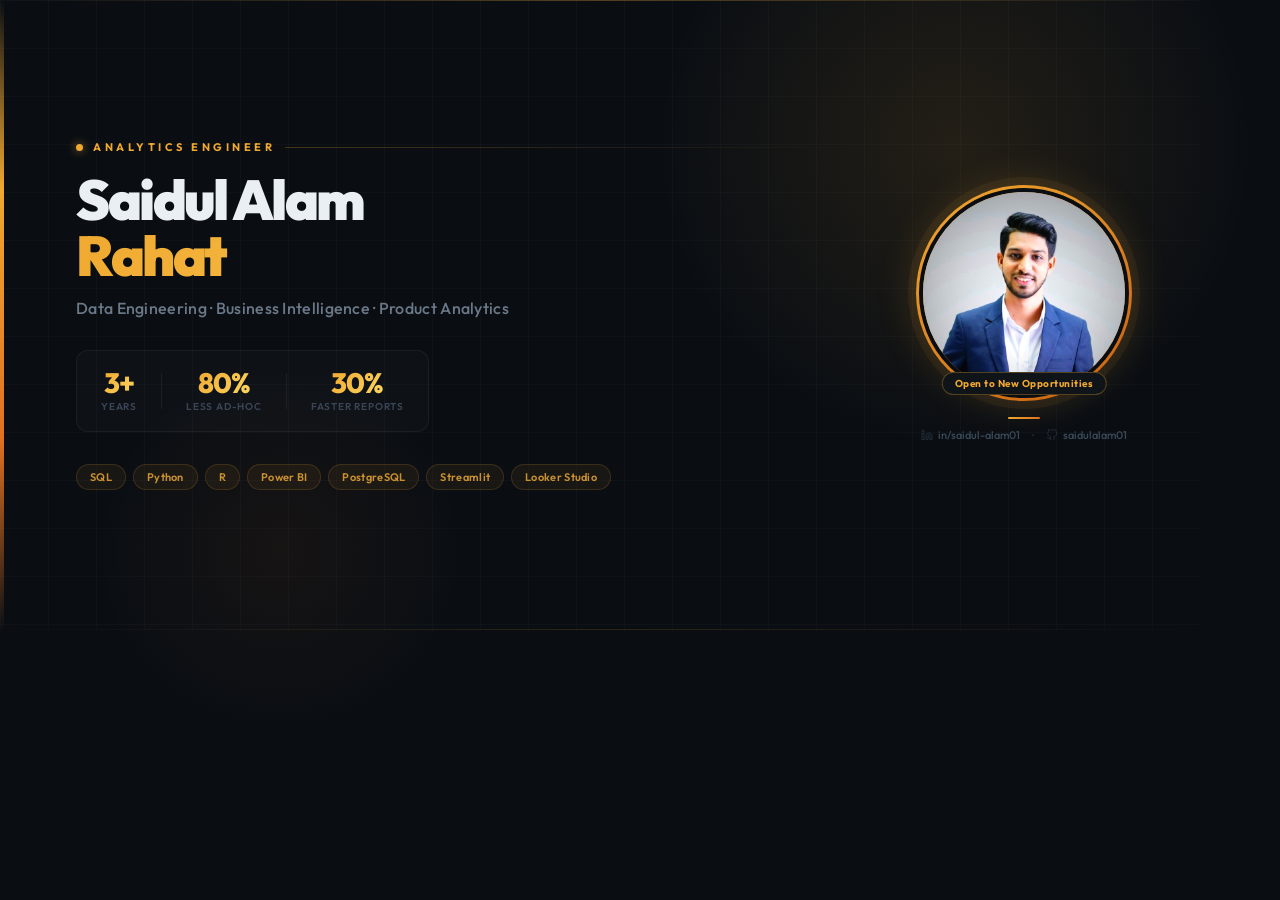
<file: og-image-template.html>
<!DOCTYPE html>
<html>
<head>
<meta charset="UTF-8">
<link href="https://fonts.googleapis.com/css2?family=Outfit:wght@300;400;500;600;700;800;900&display=swap" rel="stylesheet">
<style>
  * { margin: 0; padding: 0; box-sizing: border-box; }

  body {
    width: 1200px;
    height: 630px;
    background: #0a0e13;
    font-family: 'Outfit', sans-serif;
    overflow: hidden;
    position: relative;
  }

  .bg-grid {
    position: absolute; inset: 0;
    background-image:
      linear-gradient(rgba(255,255,255,0.018) 1px, transparent 1px),
      linear-gradient(90deg, rgba(255,255,255,0.018) 1px, transparent 1px);
    background-size: 48px 48px;
  }

  .glow-right {
    position: absolute;
    width: 650px; height: 650px; border-radius: 50%;
    background: radial-gradient(circle, rgba(240,168,48,0.11) 0%, transparent 65%);
    top: -180px; right: -80px;
  }

  .glow-left {
    position: absolute;
    width: 400px; height: 400px; border-radius: 50%;
    background: radial-gradient(circle, rgba(224,112,32,0.06) 0%, transparent 65%);
    bottom: -120px; left: 80px;
  }

  /* Left gold bar */
  .bar {
    position: absolute;
    left: 0; top: 0; bottom: 0; width: 4px;
    background: linear-gradient(180deg, transparent 0%, #f0a830 30%, #e07020 70%, transparent 100%);
  }

  /* Top border line */
  .top-line {
    position: absolute;
    top: 0; left: 0; right: 0; height: 1px;
    background: linear-gradient(90deg, transparent, rgba(240,168,48,0.3), transparent);
  }

  /* Bottom border line */
  .bottom-line {
    position: absolute;
    bottom: 0; left: 0; right: 0; height: 1px;
    background: linear-gradient(90deg, transparent, rgba(240,168,48,0.15), transparent);
  }

  .layout {
    position: relative; z-index: 1;
    display: flex;
    height: 100%;
    padding: 52px 68px 52px 76px;
    gap: 56px;
    align-items: center;
  }

  /* ── LEFT ── */
  .left {
    flex: 1;
    display: flex;
    flex-direction: column;
    justify-content: center;
    gap: 0;
  }

  .eyebrow {
    display: flex;
    align-items: center;
    gap: 10px;
    margin-bottom: 18px;
  }

  .eyebrow-dot {
    width: 7px; height: 7px; border-radius: 50%;
    background: #f0a830;
    box-shadow: 0 0 10px rgba(240,168,48,0.7);
    flex-shrink: 0;
  }

  .eyebrow-text {
    font-size: 11px; font-weight: 700;
    color: #f0a830;
    letter-spacing: 3.5px;
    text-transform: uppercase;
  }

  .eyebrow-line {
    height: 1px; flex: 1;
    background: linear-gradient(90deg, rgba(240,168,48,0.25), transparent);
  }

  .name {
    font-size: 56px;
    font-weight: 900;
    line-height: 1.0;
    letter-spacing: -2.5px;
    margin-bottom: 14px;
  }

  .name-top { color: #eaeff4; }

  .name-bottom {
    background: linear-gradient(135deg, #f0a830 0%, #fcd860 100%);
    -webkit-background-clip: text;
    -webkit-text-fill-color: transparent;
    background-clip: text;
  }

  .role {
    font-size: 16px; font-weight: 500;
    color: #6b7888;
    letter-spacing: 0.3px;
    margin-bottom: 32px;
  }

  /* Stats row */
  .stats {
    display: flex;
    align-items: center;
    gap: 0;
    margin-bottom: 32px;
    padding: 18px 24px;
    background: rgba(255,255,255,0.02);
    border: 1px solid rgba(255,255,255,0.05);
    border-radius: 12px;
    width: fit-content;
  }

  .stat {
    display: flex;
    flex-direction: column;
    align-items: center;
    padding: 0 24px;
  }

  .stat:first-child { padding-left: 0; }
  .stat:last-child { padding-right: 0; }

  .stat-num {
    font-size: 28px; font-weight: 800;
    background: linear-gradient(135deg, #f0a830, #fcd860);
    -webkit-background-clip: text;
    -webkit-text-fill-color: transparent;
    background-clip: text;
    letter-spacing: -1px;
    line-height: 1;
    margin-bottom: 3px;
  }

  .stat-label {
    font-size: 10px; font-weight: 600;
    color: #3a4555;
    text-transform: uppercase;
    letter-spacing: 0.8px;
    white-space: nowrap;
  }

  .stat-sep {
    width: 1px; height: 36px;
    background: rgba(255,255,255,0.06);
  }

  /* Tags */
  .tags { display: flex; gap: 7px; flex-wrap: wrap; }

  .tag {
    padding: 5px 13px;
    background: rgba(240,168,48,0.06);
    border: 1px solid rgba(240,168,48,0.16);
    border-radius: 20px;
    color: #c89030;
    font-size: 11px; font-weight: 600;
    letter-spacing: 0.3px;
  }

  /* ── RIGHT ── */
  .right {
    flex-shrink: 0;
    display: flex;
    flex-direction: column;
    align-items: center;
    gap: 16px;
  }

  .photo-outer {
    position: relative;
  }

  .photo-ring {
    width: 216px; height: 216px;
    border-radius: 50%;
    padding: 3px;
    background: linear-gradient(145deg, #f0a830, #c86010);
    box-shadow:
      0 0 0 8px rgba(240,168,48,0.06),
      0 0 40px rgba(240,168,48,0.2);
  }

  .photo-ring img {
    width: 100%; height: 100%;
    border-radius: 50%;
    object-fit: cover;
    object-position: center top;
    border: 4px solid #0a0e13;
    display: block;
  }

  .badge {
    position: absolute;
    bottom: 6px; left: 50%; transform: translateX(-50%);
    background: #0f1419;
    border: 1px solid rgba(240,168,48,0.3);
    border-radius: 20px;
    padding: 4px 12px;
    font-size: 10px; font-weight: 700;
    color: #f0a830;
    white-space: nowrap;
    letter-spacing: 0.5px;
  }

  .divider-block {
    display: flex;
    flex-direction: column;
    align-items: center;
    gap: 6px;
  }

  .gold-bar {
    width: 32px; height: 2px;
    background: linear-gradient(90deg, #f0a830, #e07020);
    border-radius: 2px;
  }

  .socials {
    display: flex;
    gap: 12px;
    align-items: center;
  }

  .social {
    display: flex;
    align-items: center;
    gap: 5px;
    font-size: 11px;
    font-weight: 500;
    color: #3a4a5a;
  }

  .social svg { opacity: 0.5; flex-shrink: 0; }
</style>
</head>
<body>
  <div class="bg-grid"></div>
  <div class="glow-right"></div>
  <div class="glow-left"></div>
  <div class="bar"></div>
  <div class="top-line"></div>
  <div class="bottom-line"></div>

  <div class="layout">
    <div class="left">
      <div class="eyebrow">
        <div class="eyebrow-dot"></div>
        <span class="eyebrow-text">Analytics Engineer</span>
        <div class="eyebrow-line"></div>
      </div>

      <div class="name">
        <div class="name-top">Saidul Alam</div>
        <div class="name-bottom">Rahat</div>
      </div>

      <p class="role">Data Engineering · Business Intelligence · Product Analytics</p>

      <div class="stats">
        <div class="stat">
          <span class="stat-num">3+</span>
          <span class="stat-label">Years</span>
        </div>
        <div class="stat-sep"></div>
        <div class="stat">
          <span class="stat-num">80%</span>
          <span class="stat-label">Less ad-hoc</span>
        </div>
        <div class="stat-sep"></div>
        <div class="stat">
          <span class="stat-num">30%</span>
          <span class="stat-label">Faster reports</span>
        </div>
      </div>

      <div class="tags">
        <span class="tag">SQL</span>
        <span class="tag">Python</span>
        <span class="tag">R</span>
        <span class="tag">Power BI</span>
        <span class="tag">PostgreSQL</span>
        <span class="tag">Streamlit</span>
        <span class="tag">Looker Studio</span>
      </div>
    </div>

    <div class="right">
      <div class="photo-outer">
        <div class="photo-ring">
          <img src="assets/profile.jpeg" alt="Saidul Alam Rahat">
        </div>
        <div class="badge">Open to New Opportunities</div>
      </div>

      <div class="divider-block">
        <div class="gold-bar"></div>
        <div class="socials">
          <div class="social">
            <svg width="12" height="12" viewBox="0 0 24 24" fill="none" stroke="currentColor" stroke-width="2"><path d="M16 8a6 6 0 0 1 6 6v7h-4v-7a2 2 0 0 0-4 0v7h-4v-7a6 6 0 0 1 6-6z"/><rect x="2" y="9" width="4" height="12"/><circle cx="4" cy="4" r="2"/></svg>
            in/saidul-alam01
          </div>
          <span style="color:#1e2a36">·</span>
          <div class="social">
            <svg width="12" height="12" viewBox="0 0 24 24" fill="none" stroke="currentColor" stroke-width="2"><path d="M9 19c-5 1.5-5-2.5-7-3m14 6v-3.87a3.37 3.37 0 0 0-.94-2.61c3.14-.35 6.44-1.54 6.44-7A5.44 5.44 0 0 0 20 4.77 5.07 5.07 0 0 0 19.91 1S18.73.65 16 2.48a13.38 13.38 0 0 0-7 0C6.27.65 5.09 1 5.09 1A5.07 5.07 0 0 0 5 4.77a5.44 5.44 0 0 0-1.5 3.78c0 5.42 3.3 6.61 6.44 7A3.37 3.37 0 0 0 9 18.13V22"/></svg>
            saidulalam01
          </div>
        </div>
      </div>
    </div>
  </div>
</body>
</html>
</file>
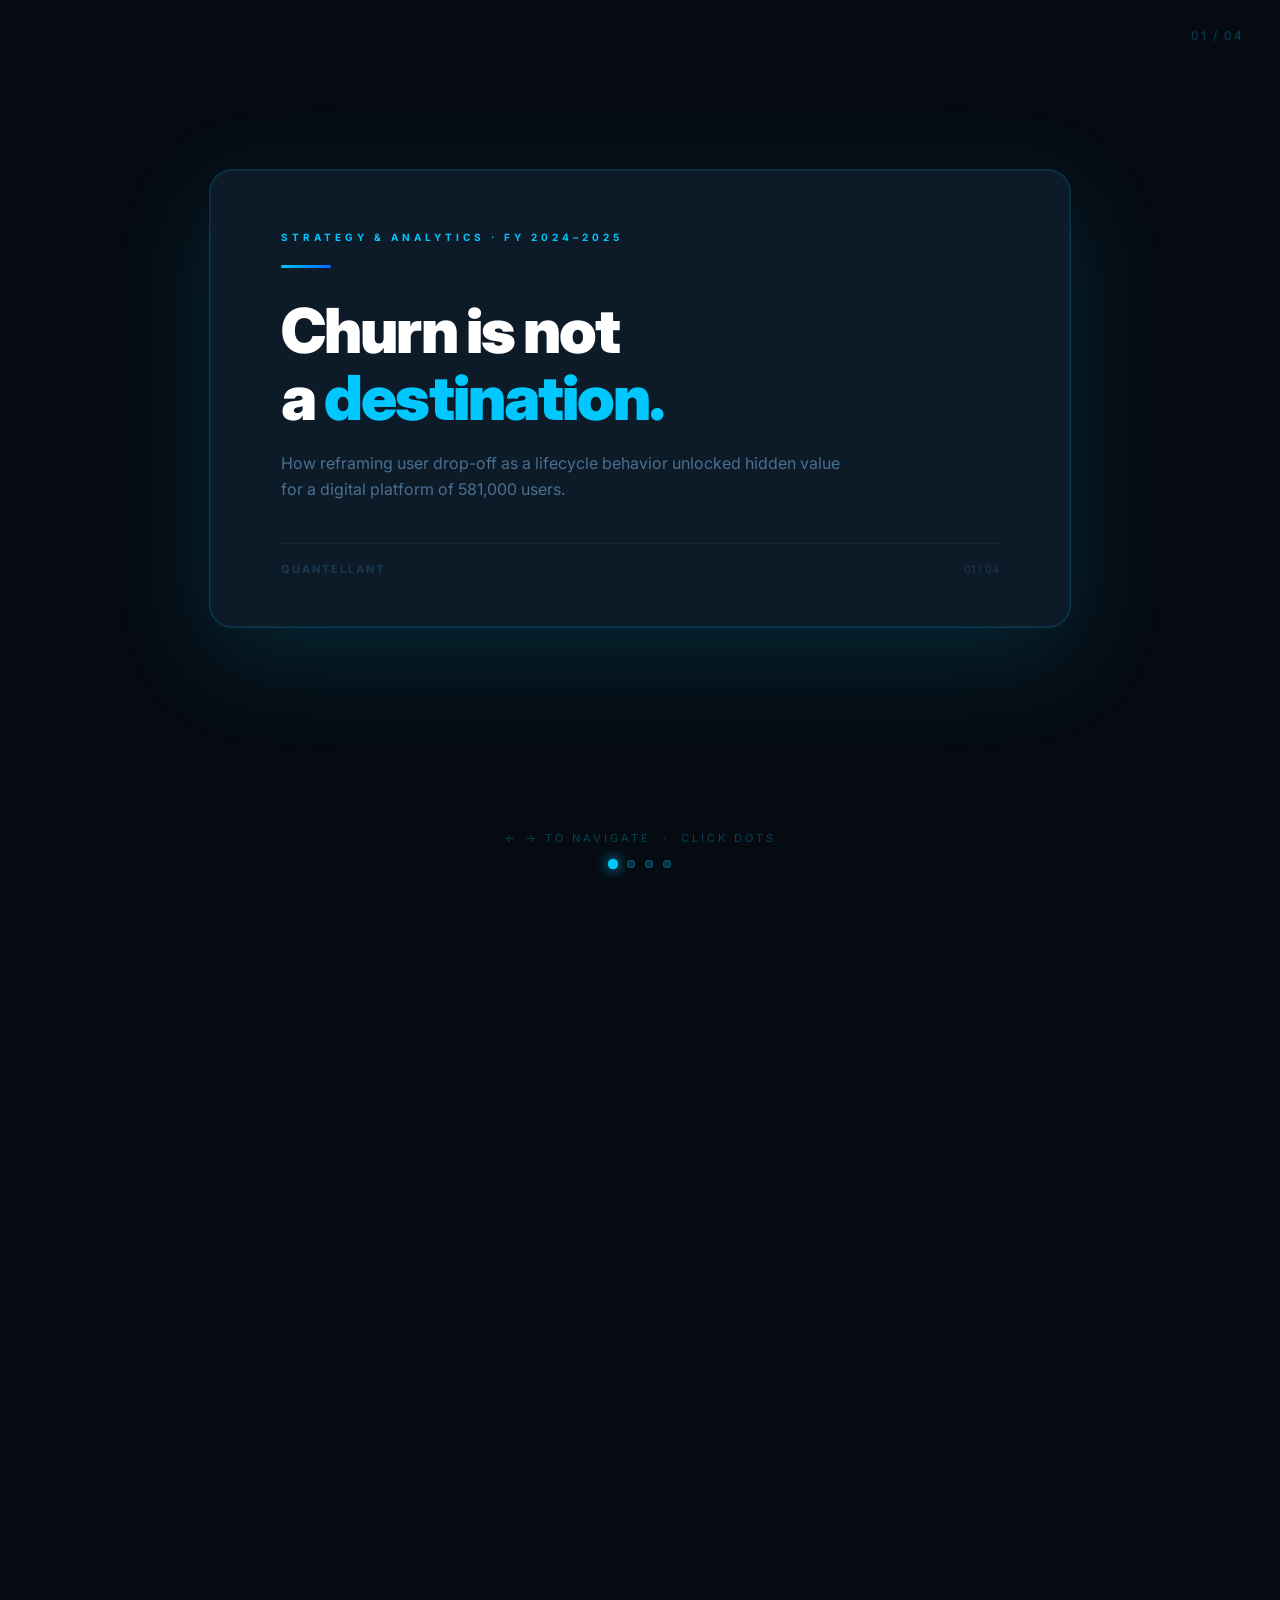
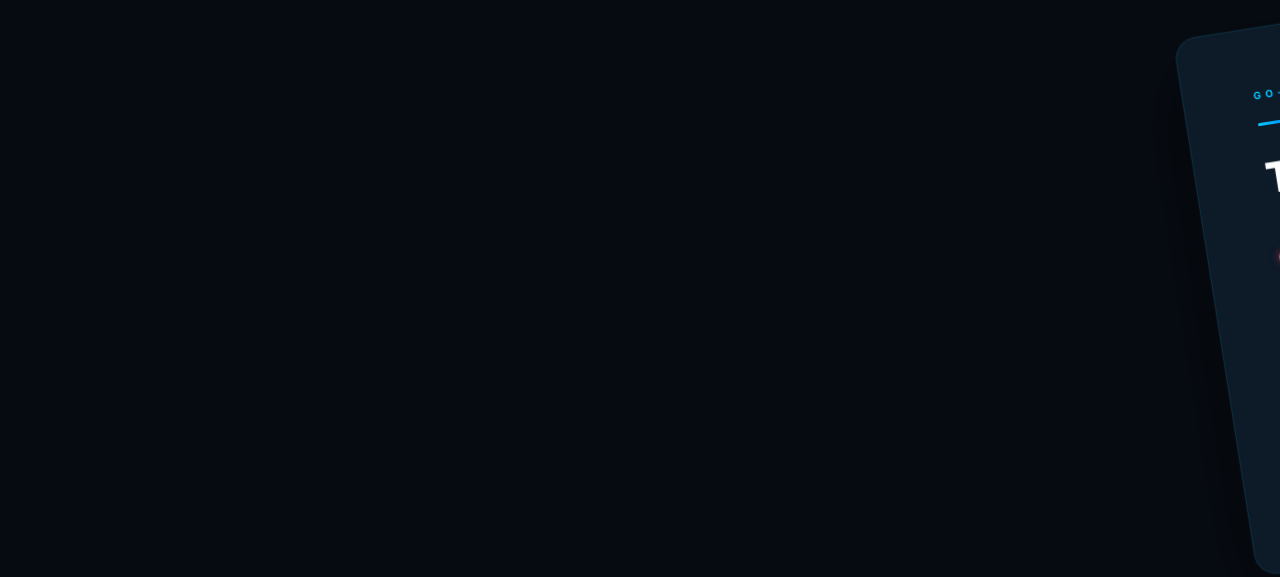
<file: case-studies/_source/demo-presentation.html>
<!DOCTYPE html>
<html lang="en">
<head>
<meta charset="utf-8"/>
<title>Demo — Prezi-style</title>
<style>
@import url('https://fonts.googleapis.com/css2?family=Inter:wght@300;400;600;700;900&display=swap');

*{margin:0;padding:0;box-sizing:border-box;}

body {
  background: #060b12;
  overflow: hidden;
  width: 100vw;
  height: 100vh;
  font-family: 'Inter', sans-serif;
  color: #fff;
  cursor: default;
  user-select: none;
}

/* ─── THE INFINITE CANVAS ─── */
#universe {
  position: absolute;
  top: 0; left: 0;
  transform-origin: 0 0;
  transition: transform 1.1s cubic-bezier(0.86, 0, 0.07, 1);
  will-change: transform;
}

/* ─── SLIDE BASE ─── */
.slide {
  position: absolute;
  width: 860px;
  padding: 60px 70px 50px;
  background: #0d1a28;
  border-radius: 22px;
  border: 1px solid rgba(0,200,255,0.1);
  box-shadow: 0 30px 80px rgba(0,0,0,0.6), 0 0 0 1px rgba(0,200,255,0.05);
  transition: box-shadow 0.4s;
}
.slide.active {
  box-shadow: 0 30px 100px rgba(0,200,255,0.15), 0 0 0 1px rgba(0,200,255,0.2);
}

/* ─── TYPOGRAPHY ─── */
.kicker {
  font-size: 10px;
  font-weight: 700;
  letter-spacing: 4px;
  text-transform: uppercase;
  color: #00c8ff;
  margin-bottom: 22px;
}
.bar {
  width: 50px; height: 3px;
  background: linear-gradient(90deg, #00c8ff, #0066ff);
  border-radius: 2px;
  margin-bottom: 30px;
}

h1 {
  font-size: 62px;
  font-weight: 900;
  line-height: 1.08;
  letter-spacing: -2px;
}
h1 em { font-style: normal; color: #00c8ff; }

h2 {
  font-size: 42px;
  font-weight: 800;
  line-height: 1.1;
  letter-spacing: -1px;
}
h2 em { font-style: normal; color: #00c8ff; }

.sub {
  margin-top: 18px;
  font-size: 16px;
  color: #4a7090;
  line-height: 1.65;
  max-width: 560px;
}

/* ─── STAT CARDS ─── */
.stats {
  display: flex;
  gap: 16px;
  margin-top: 36px;
}
.stat {
  flex: 1;
  background: #0a1520;
  border: 1px solid rgba(0,200,255,0.12);
  border-radius: 14px;
  padding: 28px 22px;
}
.stat-label {
  font-size: 10px;
  font-weight: 700;
  letter-spacing: 2.5px;
  text-transform: uppercase;
  color: #2a4a65;
  margin-bottom: 10px;
}
.stat-num {
  font-size: 38px;
  font-weight: 900;
  color: #00c8ff;
  line-height: 1;
  letter-spacing: -1px;
}
.stat-desc {
  font-size: 12px;
  color: #2a4a65;
  margin-top: 7px;
  line-height: 1.4;
}

/* ─── TIMELINE ─── */
.timeline { margin-top: 30px; }
.tl-row {
  display: flex;
  align-items: center;
  gap: 20px;
  padding: 16px 0;
  border-bottom: 1px solid rgba(255,255,255,0.04);
}
.tl-row:last-child { border-bottom: none; }
.dot {
  width: 12px; height: 12px;
  border-radius: 50%;
  flex-shrink: 0;
}
.d-red   { background:#ff3344; box-shadow: 0 0 8px #ff334488; }
.d-orange{ background:#ff8800; box-shadow: 0 0 8px #ff880088; }
.d-cyan  { background:#00c8ff; box-shadow: 0 0 8px #00c8ff88; }
.d-green { background:#00e676; box-shadow: 0 0 8px #00e67688; }
.tl-day  { font-size:12px; font-weight:700; color:#00c8ff; min-width:80px; }
.tl-text { font-size:14px; color:#9ab4c8; flex:1; }
.pill {
  font-size: 9px;
  font-weight: 700;
  letter-spacing: 1.5px;
  text-transform: uppercase;
  padding: 4px 12px;
  border-radius: 20px;
}
.p-red   { background:rgba(255,51,68,0.12);  color:#ff3344; border:1px solid rgba(255,51,68,0.3); }
.p-orange{ background:rgba(255,136,0,0.12); color:#ff8800; border:1px solid rgba(255,136,0,0.3); }
.p-cyan  { background:rgba(0,200,255,0.1);  color:#00c8ff; border:1px solid rgba(0,200,255,0.25); }
.p-green { background:rgba(0,230,118,0.1);  color:#00e676; border:1px solid rgba(0,230,118,0.25); }

/* ─── FINAL GRID ─── */
.fin-grid {
  display: grid;
  grid-template-columns: 1fr 1fr 1fr;
  gap: 16px;
  margin-top: 32px;
}
.fin-card {
  background: #0a1520;
  border: 1px solid rgba(0,200,255,0.1);
  border-top: 3px solid #00c8ff;
  border-radius: 12px;
  padding: 24px 20px;
}
.fin-icon { font-size: 24px; margin-bottom: 10px; }
.fin-title { font-size: 13px; font-weight: 700; margin-bottom: 6px; }
.fin-desc  { font-size: 12px; color: #2a5a7a; line-height: 1.5; }

/* ─── FOOTER ─── */
.foot {
  margin-top: 40px;
  padding-top: 18px;
  border-top: 1px solid rgba(255,255,255,0.04);
  display: flex;
  justify-content: space-between;
  align-items: center;
}
.foot-brand { font-size: 11px; color: #1a3a52; font-weight:700; letter-spacing:2px; }
.foot-pg    { font-size: 11px; color: #1a3a52; }

/* ─── NAVIGATION ─── */
#nav {
  position: fixed;
  bottom: 32px;
  left: 50%;
  transform: translateX(-50%);
  display: flex;
  gap: 10px;
  z-index: 100;
}
.nav-dot {
  width: 8px; height: 8px;
  border-radius: 50%;
  background: rgba(0,200,255,0.2);
  border: 1px solid rgba(0,200,255,0.3);
  cursor: pointer;
  transition: all 0.3s;
}
.nav-dot.on {
  background: #00c8ff;
  box-shadow: 0 0 10px #00c8ff;
  transform: scale(1.3);
}

#hint {
  position: fixed;
  bottom: 55px;
  left: 50%;
  transform: translateX(-50%);
  font-size: 11px;
  color: rgba(0,200,255,0.3);
  letter-spacing: 3px;
  text-transform: uppercase;
  z-index: 100;
  animation: blink 2.5s ease-in-out infinite;
}
@keyframes blink { 0%,100%{opacity:0.3} 50%{opacity:0.8} }

/* ─── SLIDE NUMBERS ─── */
#counter {
  position: fixed;
  top: 28px;
  right: 36px;
  font-size: 12px;
  color: rgba(0,200,255,0.3);
  letter-spacing: 2px;
  z-index: 100;
}
</style>
</head>
<body>

<div id="counter">01 / 04</div>
<div id="hint">← → to navigate &nbsp;·&nbsp; click dots</div>

<div id="nav">
  <div class="nav-dot on" onclick="goTo(0)"></div>
  <div class="nav-dot"    onclick="goTo(1)"></div>
  <div class="nav-dot"    onclick="goTo(2)"></div>
  <div class="nav-dot"    onclick="goTo(3)"></div>
</div>

<!-- ════════ CANVAS ════════ -->
<div id="universe">

  <!-- SLIDE 1 · Title · position 0,0 -->
  <div class="slide active" id="s1" style="left:0px; top:0px;">
    <div class="kicker">Strategy &amp; Analytics · FY 2024–2025</div>
    <div class="bar"></div>
    <h1>Churn is not<br>a <em>destination.</em></h1>
    <p class="sub">
      How reframing user drop-off as a lifecycle behavior
      unlocked hidden value for a digital platform of 581,000 users.
    </p>
    <div class="foot">
      <span class="foot-brand">QUANTELLANT</span>
      <span class="foot-pg">01 / 04</span>
    </div>
  </div>

  <!-- SLIDE 2 · Stats · far right, rotated -->
  <div class="slide" id="s2" style="left:3200px; top:-600px; transform:rotate(12deg);">
    <div class="kicker">Market Reality</div>
    <div class="bar"></div>
    <h2>The data <em>whispered</em><br>before it spoke.</h2>
    <div class="stats">
      <div class="stat">
        <div class="stat-label">Total Users</div>
        <div class="stat-num">581K</div>
        <div class="stat-desc">Analyzed across 5 lifecycle cycles</div>
      </div>
      <div class="stat">
        <div class="stat-label">Inactive Pool</div>
        <div class="stat-num">438K</div>
        <div class="stat-desc">Identified as recoverable</div>
      </div>
      <div class="stat">
        <div class="stat-label">Return Rate</div>
        <div class="stat-num">42–50%</div>
        <div class="stat-desc">In later lifecycle cycles</div>
      </div>
    </div>
    <div class="foot">
      <span class="foot-brand">QUANTELLANT</span>
      <span class="foot-pg">02 / 04</span>
    </div>
  </div>

  <!-- SLIDE 3 · Timeline · below-left, counter-rotated -->
  <div class="slide" id="s3" style="left:1000px; top:3000px; transform:rotate(-9deg);">
    <div class="kicker">Go-To-Market Execution</div>
    <div class="bar"></div>
    <h2>Timing is <em>everything.</em></h2>
    <div class="timeline">
      <div class="tl-row">
        <div class="dot d-red"></div>
        <div class="tl-day">Day 1–15</div>
        <div class="tl-text">Highest risk — onboarding intensity critical</div>
        <div class="pill p-red">Highest Risk</div>
      </div>
      <div class="tl-row">
        <div class="dot d-orange"></div>
        <div class="tl-day">Day 31</div>
        <div class="tl-text">Inactivity threshold triggered — user flagged as Dropped</div>
        <div class="pill p-orange">Flag</div>
      </div>
      <div class="tl-row">
        <div class="dot d-cyan"></div>
        <div class="tl-day">Day 35</div>
        <div class="tl-text">First win-back — behavioral trigger activated</div>
        <div class="pill p-cyan">Intervene</div>
      </div>
      <div class="tl-row">
        <div class="dot d-green"></div>
        <div class="tl-day">Day 60/90</div>
        <div class="tl-text">Second &amp; final recovery — precision over volume</div>
        <div class="pill p-green">Re-Engage</div>
      </div>
    </div>
    <div class="foot">
      <span class="foot-brand">QUANTELLANT</span>
      <span class="foot-pg">03 / 04</span>
    </div>
  </div>

  <!-- SLIDE 4 · Conclusion (we zoom out to see all 3) -->
  <div class="slide" id="s4" style="left:1600px; top:1100px;">
    <div class="kicker">Why This Matters</div>
    <div class="bar"></div>
    <h2>A scalable <em>capability,</em><br>not a one-time fix.</h2>
    <div class="fin-grid">
      <div class="fin-card">
        <div class="fin-icon">🔍</div>
        <div class="fin-title">Predict</div>
        <div class="fin-desc">31-day threshold identifies disengagement before permanent loss.</div>
      </div>
      <div class="fin-card">
        <div class="fin-icon">⚡</div>
        <div class="fin-title">Intervene</div>
        <div class="fin-desc">Trigger-based outreach at Day 35, 60 and 90 beats blanket campaigns.</div>
      </div>
      <div class="fin-card">
        <div class="fin-icon">↩</div>
        <div class="fin-title">Recover</div>
        <div class="fin-desc">30–35% of total usage from returning users — zero new spend.</div>
      </div>
    </div>
    <div class="foot">
      <span class="foot-brand">QUANTELLANT</span>
      <span class="foot-pg">04 / 04</span>
    </div>
  </div>

</div><!-- #universe -->

<script>
// ─── SLIDE CAMERA POSITIONS ─────────────────────────────────────────────────
// Each step: { cx, cy } = canvas point to center, { scale } = zoom level,
// { rotate } = camera rotation (opposite of slide rotation to straighten it)
const steps = [
  { cx: 430,  cy: 280,  scale: 1,    rotate: 0   },  // Slide 1
  { cx: 3630, cy: -320, scale: 1,    rotate: -12 },  // Slide 2 (straighten the 12deg tilt)
  { cx: 1430, cy: 3280, scale: 1,    rotate: 9   },  // Slide 3 (straighten the -9deg tilt)
  { cx: 2000, cy: 1300, scale: 0.32, rotate: 0   },  // Zoom-out overview
];

let current = 0;
const universe = document.getElementById('universe');
const dots     = document.querySelectorAll('.nav-dot');
const counter  = document.getElementById('counter');
const slides   = document.querySelectorAll('.slide');

function goTo(index) {
  if (index < 0 || index >= steps.length) return;

  // remove active
  slides[current].classList.remove('active');
  dots[current].classList.remove('on');

  current = index;
  const s  = steps[current];
  const vw = window.innerWidth  / 2;
  const vh = window.innerHeight / 2;

  // Prezi camera formula:
  // move world so (cx,cy) is at viewport center, apply scale & rotation
  universe.style.transform =
    `translateX(${vw}px) translateY(${vh}px) ` +
    `scale(${s.scale}) rotate(${s.rotate}deg) ` +
    `translateX(${-s.cx}px) translateY(${-s.cy}px)`;

  slides[current].classList.add('active');
  dots[current].classList.add('on');
  counter.textContent = `0${current+1} / 0${steps.length}`;
}

// ─── INIT ───────────────────────────────────────────────────────────────────
window.addEventListener('load', () => goTo(0));
window.addEventListener('resize', () => goTo(current));

// ─── KEYBOARD ───────────────────────────────────────────────────────────────
document.addEventListener('keydown', e => {
  if (e.key === 'ArrowRight' || e.key === 'ArrowDown'  || e.key === ' ') goTo(current + 1);
  if (e.key === 'ArrowLeft'  || e.key === 'ArrowUp')                      goTo(current - 1);
});

// ─── TOUCH ──────────────────────────────────────────────────────────────────
let tx = 0;
document.addEventListener('touchstart', e => tx = e.touches[0].clientX);
document.addEventListener('touchend',   e => {
  const dx = e.changedTouches[0].clientX - tx;
  if (dx < -50) goTo(current + 1);
  if (dx >  50) goTo(current - 1);
});
</script>
</body>
</html>
</file>
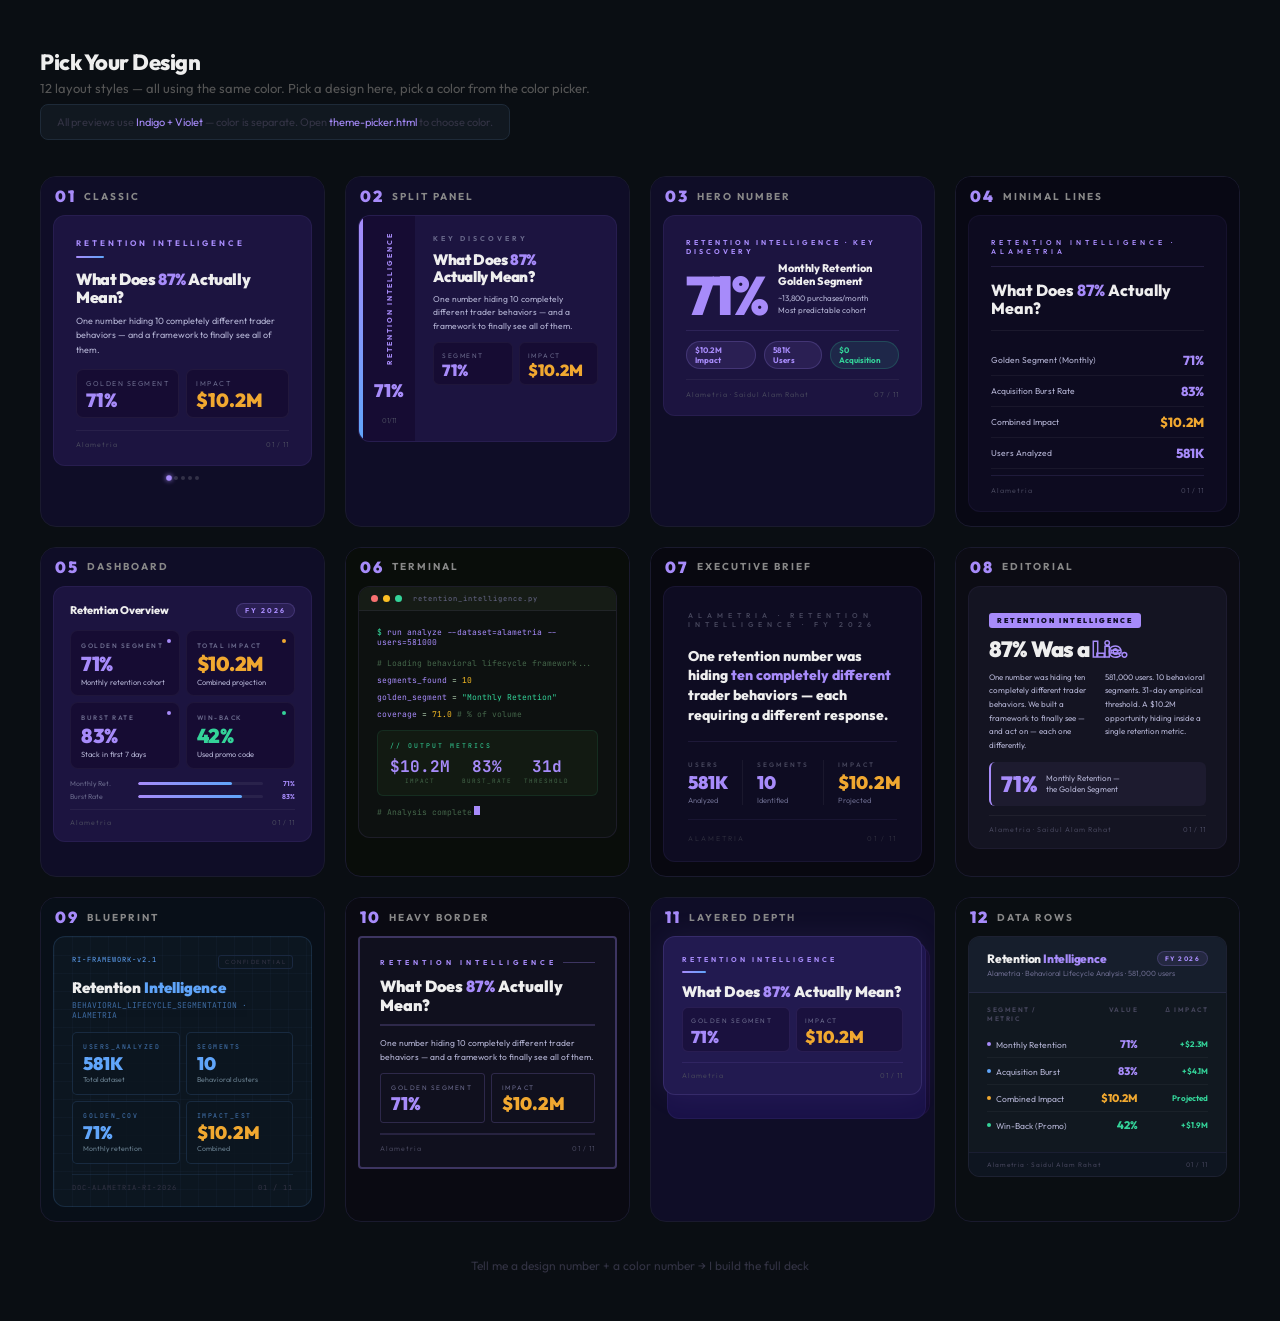
<file: case-studies/_source/design-picker.html>
<!DOCTYPE html>
<html lang="en">
<head>
<meta charset="utf-8"/>
<title>Design Picker — Slide Layouts</title>
<link href="https://fonts.googleapis.com/css2?family=Outfit:wght@300;400;500;600;700;800;900&family=JetBrains+Mono:wght@400;700&display=swap" rel="stylesheet"/>
<style>
*{margin:0;padding:0;box-sizing:border-box;}
body{background:#0a0e13;font-family:'Outfit',sans-serif;color:#eee;padding:48px 40px;}
h1{font-size:22px;font-weight:800;letter-spacing:-0.5px;margin-bottom:4px;}
.sub{font-size:13px;color:#555;margin-bottom:8px;}
.note{font-size:11px;color:#334;background:#111820;border:1px solid #1e2a38;border-radius:8px;padding:10px 16px;margin-bottom:36px;display:inline-block;}
.note span{color:#a78bfa;}
.grid{display:grid;grid-template-columns:repeat(4,1fr);gap:20px;}

/* shared */
.dc{border-radius:16px;overflow:hidden;border:1px solid #1a1a2e;cursor:pointer;transition:border-color 0.2s,transform 0.2s;}
.dc:hover{border-color:#a78bfa55;transform:translateY(-3px);}
.dc-label{padding:9px 14px;font-size:10px;font-weight:700;letter-spacing:2px;text-transform:uppercase;color:#555;display:flex;align-items:center;gap:8px;}
.dc-num{font-size:16px;font-weight:900;color:#a78bfa;}
.dc-name{color:#888;}
.slide-wrap{padding:0 12px 14px;}

/* accent color used across all designs */
/* --a: #a78bfa  --bg:#0f0d27  --card:#1c1440  --bg2:#160c33 */

/* ═══════════════════════════════════════════════
   DESIGN 01 — Classic (current)
═══════════════════════════════════════════════ */
.d01{background:#0f0d27;}.d01 .dc-label{background:#0f0d27;}
.d01 .ms{background:#1c1440;border-radius:12px;padding:22px 22px 16px;border:1px solid rgba(167,139,250,0.08);}
.d01 .kicker{font-size:8px;font-weight:700;letter-spacing:3px;text-transform:uppercase;color:#a78bfa;margin-bottom:8px;}
.d01 .bar{width:28px;height:2px;background:linear-gradient(90deg,#a78bfa,#60a5fa);border-radius:2px;margin-bottom:12px;}
.d01 .heading{font-size:16px;font-weight:900;line-height:1.15;letter-spacing:-0.4px;margin-bottom:7px;}
.d01 .heading em{color:#a78bfa;font-style:normal;}
.d01 .lead{font-size:9px;color:#b4b4d4;line-height:1.6;margin-bottom:12px;}
.d01 .stats{display:flex;gap:7px;margin-bottom:12px;}
.d01 .stat{flex:1;background:#160c33;border-radius:7px;padding:9px 9px 7px;border:1px solid rgba(255,255,255,0.05);}
.d01 .sl{font-size:7px;letter-spacing:1.5px;text-transform:uppercase;color:#68688a;margin-bottom:3px;}
.d01 .sn{font-size:19px;font-weight:900;color:#a78bfa;line-height:1;}
.d01 .foot{display:flex;justify-content:space-between;padding-top:9px;border-top:1px solid rgba(255,255,255,0.05);font-size:7px;letter-spacing:1px;color:#44445a;}
.d01 .nav{display:flex;gap:3px;justify-content:center;margin-top:10px;}
.d01 .dot{width:4px;height:4px;border-radius:50%;background:rgba(255,255,255,0.15);}
.d01 .dot.on{background:#a78bfa;box-shadow:0 0 4px #a78bfa;transform:scale(1.4);}

/* ═══════════════════════════════════════════════
   DESIGN 02 — Split Panel (left accent bar + content)
═══════════════════════════════════════════════ */
.d02{background:#0f0d27;}.d02 .dc-label{background:#0f0d27;}
.d02 .ms{background:#1c1440;border-radius:12px;padding:0;border:1px solid rgba(167,139,250,0.08);overflow:hidden;display:flex;}
.d02 .left-bar{width:4px;background:linear-gradient(180deg,#a78bfa,#60a5fa);flex-shrink:0;}
.d02 .left-panel{width:52px;background:#160c33;flex-shrink:0;display:flex;flex-direction:column;align-items:center;justify-content:center;gap:14px;padding:16px 0;}
.d02 .left-label{font-size:7px;font-weight:700;letter-spacing:2px;text-transform:uppercase;color:#a78bfa;writing-mode:vertical-rl;transform:rotate(180deg);}
.d02 .left-num{font-size:18px;font-weight:900;color:#a78bfa;}
.d02 .left-pg{font-size:7px;color:#44445a;}
.d02 .right{padding:18px 18px 14px;flex:1;}
.d02 .kicker{font-size:7px;font-weight:700;letter-spacing:3px;text-transform:uppercase;color:#68688a;margin-bottom:8px;}
.d02 .heading{font-size:15px;font-weight:900;line-height:1.15;letter-spacing:-0.4px;margin-bottom:6px;}
.d02 .heading em{color:#a78bfa;font-style:normal;}
.d02 .lead{font-size:8.5px;color:#b4b4d4;line-height:1.6;margin-bottom:10px;}
.d02 .stats{display:flex;gap:6px;}
.d02 .stat{flex:1;background:#160c33;border-radius:6px;padding:8px 8px 6px;border:1px solid rgba(255,255,255,0.04);}
.d02 .sl{font-size:6.5px;letter-spacing:1.5px;text-transform:uppercase;color:#68688a;margin-bottom:2px;}
.d02 .sn{font-size:16px;font-weight:900;color:#a78bfa;line-height:1;}

/* ═══════════════════════════════════════════════
   DESIGN 03 — Hero Number (giant stat dominates)
═══════════════════════════════════════════════ */
.d03{background:#0f0d27;}.d03 .dc-label{background:#0f0d27;}
.d03 .ms{background:#1c1440;border-radius:12px;padding:22px 22px 16px;border:1px solid rgba(167,139,250,0.08);}
.d03 .kicker{font-size:7px;font-weight:700;letter-spacing:3px;text-transform:uppercase;color:#a78bfa;margin-bottom:6px;}
.d03 .hero-row{display:flex;align-items:flex-end;gap:12px;margin-bottom:8px;}
.d03 .hero-num{font-size:54px;font-weight:900;color:#a78bfa;line-height:1;letter-spacing:-3px;}
.d03 .hero-right{padding-bottom:6px;}
.d03 .hero-label{font-size:11px;font-weight:800;line-height:1.2;margin-bottom:4px;}
.d03 .hero-sub{font-size:8px;color:#b4b4d4;line-height:1.5;}
.d03 .divider{height:1px;background:rgba(167,139,250,0.12);margin-bottom:10px;}
.d03 .bottom-row{display:flex;gap:8px;}
.d03 .btag{font-size:8px;font-weight:700;padding:3px 8px;border-radius:20px;background:rgba(167,139,250,0.1);color:#a78bfa;border:1px solid rgba(167,139,250,0.2);}
.d03 .btag.g{background:rgba(52,211,153,0.1);color:#34d399;border-color:rgba(52,211,153,0.2);}
.d03 .foot{display:flex;justify-content:space-between;padding-top:10px;margin-top:10px;border-top:1px solid rgba(255,255,255,0.05);font-size:7px;color:#44445a;letter-spacing:1px;}

/* ═══════════════════════════════════════════════
   DESIGN 04 — Minimal Lines (clean, ruled paper)
═══════════════════════════════════════════════ */
.d04{background:#080814;}.d04 .dc-label{background:#080814;}
.d04 .ms{background:#0d0b20;border-radius:12px;padding:22px 22px 16px;border:1px solid rgba(167,139,250,0.06);}
.d04 .kicker{font-size:7px;font-weight:600;letter-spacing:4px;text-transform:uppercase;color:#a78bfa;margin-bottom:14px;padding-bottom:10px;border-bottom:1px solid rgba(167,139,250,0.15);}
.d04 .heading{font-size:16px;font-weight:800;line-height:1.15;margin-bottom:14px;padding-bottom:12px;border-bottom:1px solid rgba(255,255,255,0.06);}
.d04 .heading em{color:#a78bfa;font-style:normal;}
.d04 .row{display:flex;justify-content:space-between;align-items:center;padding:7px 0;border-bottom:1px solid rgba(255,255,255,0.05);}
.d04 .row:last-of-type{border-bottom:none;}
.d04 .rl{font-size:8.5px;color:#b4b4d4;}
.d04 .rv{font-size:13px;font-weight:800;color:#a78bfa;}
.d04 .foot{display:flex;justify-content:space-between;padding-top:10px;margin-top:6px;border-top:1px solid rgba(167,139,250,0.12);font-size:7px;color:#44445a;letter-spacing:1px;}

/* ═══════════════════════════════════════════════
   DESIGN 05 — Dashboard Grid (metric tiles)
═══════════════════════════════════════════════ */
.d05{background:#0f0d27;}.d05 .dc-label{background:#0f0d27;}
.d05 .ms{background:#1c1440;border-radius:12px;padding:16px 16px 14px;border:1px solid rgba(167,139,250,0.08);}
.d05 .top{display:flex;justify-content:space-between;align-items:center;margin-bottom:12px;}
.d05 .title{font-size:11px;font-weight:800;letter-spacing:-0.2px;}
.d05 .badge{font-size:7px;font-weight:700;letter-spacing:2px;text-transform:uppercase;padding:2px 8px;border-radius:20px;background:rgba(167,139,250,0.1);color:#a78bfa;border:1px solid rgba(167,139,250,0.2);}
.d05 .tile-grid{display:grid;grid-template-columns:1fr 1fr;gap:6px;margin-bottom:10px;}
.d05 .tile{background:#160c33;border-radius:8px;padding:10px 10px 8px;border:1px solid rgba(255,255,255,0.04);position:relative;}
.d05 .tile-dot{width:4px;height:4px;border-radius:50%;background:#a78bfa;position:absolute;top:8px;right:8px;}
.d05 .tile-dot.g{background:#34d399;}
.d05 .tl{font-size:6.5px;font-weight:600;letter-spacing:1.5px;text-transform:uppercase;color:#68688a;margin-bottom:4px;}
.d05 .tn{font-size:20px;font-weight:900;line-height:1;letter-spacing:-0.5px;color:#a78bfa;}
.d05 .tn.gold{color:#f0a830;}
.d05 .td{font-size:7.5px;color:#b4b4d4;margin-top:3px;line-height:1.4;}
.d05 .bar-row{display:flex;align-items:center;gap:8px;}
.d05 .bar-label{font-size:7px;color:#68688a;min-width:60px;}
.d05 .bar-track{flex:1;height:3px;background:rgba(255,255,255,0.06);border-radius:2px;overflow:hidden;}
.d05 .bar-fill{height:100%;border-radius:2px;background:linear-gradient(90deg,#a78bfa,#60a5fa);}
.d05 .bar-val{font-size:7px;font-weight:700;color:#a78bfa;min-width:24px;text-align:right;}
.d05 .foot{display:flex;justify-content:space-between;padding-top:8px;margin-top:8px;border-top:1px solid rgba(255,255,255,0.05);font-size:7px;color:#44445a;letter-spacing:1px;}

/* ═══════════════════════════════════════════════
   DESIGN 06 — Terminal / Code
═══════════════════════════════════════════════ */
.d06{background:#090d0a;}.d06 .dc-label{background:#090d0a;}
.d06 .ms{background:#0d1110;border-radius:12px;padding:0;border:1px solid rgba(167,139,250,0.1);overflow:hidden;font-family:'JetBrains Mono',monospace;}
.d06 .term-bar{background:#161c16;padding:7px 12px;display:flex;gap:5px;align-items:center;border-bottom:1px solid rgba(167,139,250,0.08);}
.d06 .dot-r{width:7px;height:7px;border-radius:50%;background:#f87171;}
.d06 .dot-y{width:7px;height:7px;border-radius:50%;background:#fbbf24;}
.d06 .dot-g{width:7px;height:7px;border-radius:50%;background:#34d399;}
.d06 .term-title{font-size:7px;color:#68688a;margin-left:6px;letter-spacing:1px;}
.d06 .term-body{padding:16px 18px 14px;}
.d06 .prompt{font-size:8px;color:#a78bfa;margin-bottom:10px;}
.d06 .prompt span{color:#34d399;}
.d06 .line{font-size:8px;color:#b4d4b4;margin-bottom:5px;line-height:1.5;}
.d06 .line .key{color:#a78bfa;}
.d06 .line .val{color:#fbbf24;}
.d06 .line .str{color:#34d399;}
.d06 .line .cmt{color:#44664a;}
.d06 .block{background:#121a12;border-radius:6px;padding:10px 12px;margin:10px 0;border:1px solid rgba(52,211,153,0.1);}
.d06 .block-label{font-size:6.5px;letter-spacing:2px;color:#34d399;margin-bottom:6px;}
.d06 .block-nums{display:flex;gap:12px;}
.d06 .bn{text-align:center;}
.d06 .bnv{font-size:16px;font-weight:700;color:#a78bfa;}
.d06 .bnl{font-size:6px;color:#44664a;letter-spacing:1px;}
.d06 .cursor{display:inline-block;width:6px;height:9px;background:#a78bfa;margin-left:2px;animation:blink 1s step-end infinite;}
@keyframes blink{0%,100%{opacity:1}50%{opacity:0}}

/* ═══════════════════════════════════════════════
   DESIGN 07 — Executive Brief (premium, negative space)
═══════════════════════════════════════════════ */
.d07{background:#080810;}.d07 .dc-label{background:#080810;}
.d07 .ms{background:#0e0c22;border-radius:12px;padding:24px 24px 18px;border:1px solid rgba(167,139,250,0.07);}
.d07 .eyebrow{font-size:7px;font-weight:600;letter-spacing:5px;text-transform:uppercase;color:#44445a;margin-bottom:18px;}
.d07 .big-statement{font-size:14px;font-weight:800;line-height:1.4;margin-bottom:18px;padding-bottom:16px;border-bottom:1px solid rgba(167,139,250,0.1);}
.d07 .big-statement em{color:#a78bfa;font-style:normal;}
.d07 .metrics{display:flex;gap:0;}
.d07 .metric{flex:1;padding:0 14px;border-right:1px solid rgba(255,255,255,0.05);}
.d07 .metric:first-child{padding-left:0;}
.d07 .metric:last-child{border-right:none;}
.d07 .ml{font-size:6.5px;font-weight:600;letter-spacing:2px;text-transform:uppercase;color:#44445a;margin-bottom:5px;}
.d07 .mv{font-size:18px;font-weight:900;color:#a78bfa;line-height:1;}
.d07 .mv.gold{color:#f0a830;}
.d07 .ms-desc{font-size:7.5px;color:#68688a;margin-top:3px;}
.d07 .foot{display:flex;justify-content:space-between;padding-top:14px;margin-top:14px;border-top:1px solid rgba(167,139,250,0.07);font-size:7px;color:#2a2a3a;letter-spacing:2px;text-transform:uppercase;}

/* ═══════════════════════════════════════════════
   DESIGN 08 — Magazine Editorial (bold type-first)
═══════════════════════════════════════════════ */
.d08{background:#0c0c14;}.d08 .dc-label{background:#0c0c14;}
.d08 .ms{background:#141422;border-radius:12px;padding:20px 20px 14px;border:1px solid rgba(167,139,250,0.06);}
.d08 .mag-tag{display:inline-block;background:#a78bfa;color:#0f0d27;font-size:7px;font-weight:900;letter-spacing:2px;text-transform:uppercase;padding:3px 8px;border-radius:3px;margin-bottom:10px;}
.d08 .mag-h{font-size:22px;font-weight:900;line-height:1.05;letter-spacing:-0.8px;margin-bottom:10px;}
.d08 .mag-h em{font-style:normal;-webkit-text-stroke:1.5px #a78bfa;color:transparent;}
.d08 .mag-cols{display:grid;grid-template-columns:1fr 1fr;gap:14px;margin-bottom:10px;}
.d08 .mag-col p{font-size:8px;color:#b4b4d4;line-height:1.7;}
.d08 .mag-num-row{display:flex;align-items:center;gap:8px;padding:8px 10px;background:rgba(167,139,250,0.06);border-radius:6px;border-left:2px solid #a78bfa;}
.d08 .mag-num{font-size:22px;font-weight:900;color:#a78bfa;}
.d08 .mag-num-label{font-size:8px;color:#b4b4d4;line-height:1.4;}
.d08 .foot{display:flex;justify-content:space-between;padding-top:9px;margin-top:9px;border-top:1px solid rgba(255,255,255,0.05);font-size:7px;color:#44445a;letter-spacing:1px;}

/* ═══════════════════════════════════════════════
   DESIGN 09 — Blueprint (grid bg, technical)
═══════════════════════════════════════════════ */
.d09{background:#080f18;}.d09 .dc-label{background:#080f18;}
.d09 .ms{background:#0c1620;border-radius:12px;padding:18px 18px 14px;border:1px solid rgba(96,165,250,0.15);
  background-image:linear-gradient(rgba(96,165,250,0.03) 1px,transparent 1px),linear-gradient(90deg,rgba(96,165,250,0.03) 1px,transparent 1px);
  background-size:18px 18px;}
.d09 .bp-top{display:flex;justify-content:space-between;align-items:flex-start;margin-bottom:10px;}
.d09 .bp-id{font-size:7px;font-family:'JetBrains Mono',monospace;color:#60a5fa;letter-spacing:1px;}
.d09 .bp-stamp{font-size:6px;color:#334;letter-spacing:1.5px;text-transform:uppercase;border:1px solid #1a2840;padding:2px 6px;border-radius:3px;}
.d09 .bp-title{font-size:15px;font-weight:900;line-height:1.15;margin-bottom:4px;}
.d09 .bp-title em{color:#60a5fa;font-style:normal;}
.d09 .bp-sub{font-size:8px;font-family:'JetBrains Mono',monospace;color:#60a5fa;margin-bottom:12px;opacity:0.6;}
.d09 .bp-grid{display:grid;grid-template-columns:1fr 1fr;gap:6px;margin-bottom:10px;}
.d09 .bp-box{border:1px solid rgba(96,165,250,0.15);border-radius:5px;padding:9px 10px;background:rgba(12,22,32,0.8);}
.d09 .bp-label{font-size:6.5px;font-family:'JetBrains Mono',monospace;letter-spacing:1.5px;text-transform:uppercase;color:#60a5fa;margin-bottom:4px;opacity:0.7;}
.d09 .bp-val{font-size:18px;font-weight:900;color:#60a5fa;line-height:1;}
.d09 .bp-desc{font-size:7px;color:#6a8090;margin-top:2px;line-height:1.4;}
.d09 .foot{display:flex;justify-content:space-between;padding-top:8px;border-top:1px solid rgba(96,165,250,0.1);font-size:7px;font-family:'JetBrains Mono',monospace;color:#334;letter-spacing:1px;}

/* ═══════════════════════════════════════════════
   DESIGN 10 — Heavy Border (brutalist-clean)
═══════════════════════════════════════════════ */
.d10{background:#0a0a12;}.d10 .dc-label{background:#0a0a12;}
.d10 .ms{background:#10101e;border-radius:4px;padding:20px 20px 14px;border:2px solid rgba(167,139,250,0.3);}
.d10 .kicker{font-size:7px;font-weight:700;letter-spacing:4px;text-transform:uppercase;color:#a78bfa;margin-bottom:10px;display:flex;align-items:center;gap:6px;}
.d10 .kicker::after{content:'';flex:1;height:1px;background:rgba(167,139,250,0.3);}
.d10 .heading{font-size:16px;font-weight:900;line-height:1.15;margin-bottom:10px;padding-bottom:10px;border-bottom:2px solid rgba(167,139,250,0.2);}
.d10 .heading em{color:#a78bfa;font-style:normal;}
.d10 .lead{font-size:8.5px;color:#b4b4d4;line-height:1.6;margin-bottom:10px;}
.d10 .stats{display:grid;grid-template-columns:1fr 1fr;gap:6px;margin-bottom:10px;}
.d10 .stat{padding:9px 10px;border:1px solid rgba(167,139,250,0.2);border-radius:3px;}
.d10 .sl{font-size:6.5px;letter-spacing:1.5px;text-transform:uppercase;color:#68688a;margin-bottom:3px;}
.d10 .sn{font-size:18px;font-weight:900;color:#a78bfa;line-height:1;}
.d10 .foot{display:flex;justify-content:space-between;padding-top:9px;border-top:2px solid rgba(167,139,250,0.15);font-size:7px;color:#44445a;letter-spacing:1px;}

/* ═══════════════════════════════════════════════
   DESIGN 11 — Layered / Depth Cards
═══════════════════════════════════════════════ */
.d11{background:#0f0d27;}.d11 .dc-label{background:#0f0d27;}
.d11 .ms-outer{position:relative;height:196px;margin-bottom:0;}
.d11 .card-back{position:absolute;top:10px;left:8px;right:-8px;height:170px;background:#160c33;border-radius:12px;border:1px solid rgba(167,139,250,0.05);}
.d11 .card-mid{position:absolute;top:5px;left:4px;right:-4px;height:178px;background:#1a1248;border-radius:12px;border:1px solid rgba(167,139,250,0.07);}
.d11 .card-front{position:absolute;top:0;left:0;right:0;background:#221a50;border-radius:12px;padding:18px 18px 14px;border:1px solid rgba(167,139,250,0.15);box-shadow:0 0 30px rgba(167,139,250,0.08);}
.d11 .kicker{font-size:7px;font-weight:700;letter-spacing:3px;text-transform:uppercase;color:#a78bfa;margin-bottom:7px;}
.d11 .bar{width:24px;height:2px;background:linear-gradient(90deg,#a78bfa,#60a5fa);border-radius:2px;margin-bottom:10px;}
.d11 .heading{font-size:15px;font-weight:900;line-height:1.15;margin-bottom:7px;}
.d11 .heading em{color:#a78bfa;font-style:normal;}
.d11 .stats{display:flex;gap:6px;margin-bottom:10px;}
.d11 .stat{flex:1;background:rgba(22,12,51,0.6);border-radius:6px;padding:8px 8px 6px;border:1px solid rgba(167,139,250,0.1);}
.d11 .sl{font-size:6.5px;letter-spacing:1.5px;text-transform:uppercase;color:#68688a;margin-bottom:3px;}
.d11 .sn{font-size:17px;font-weight:900;color:#a78bfa;line-height:1;}
.d11 .foot{display:flex;justify-content:space-between;padding-top:8px;border-top:1px solid rgba(167,139,250,0.1);font-size:7px;color:#44445a;letter-spacing:1px;}

/* ═══════════════════════════════════════════════
   DESIGN 12 — Data Rows (structured, report-style)
═══════════════════════════════════════════════ */
.d12{background:#0a0e12;}.d12 .dc-label{background:#0a0e12;}
.d12 .ms{background:#111820;border-radius:12px;padding:0;border:1px solid rgba(167,139,250,0.08);overflow:hidden;}
.d12 .ms-head{background:#161e2c;padding:14px 18px;border-bottom:1px solid rgba(167,139,250,0.1);}
.d12 .ms-head-top{display:flex;justify-content:space-between;align-items:center;margin-bottom:2px;}
.d12 .ms-title{font-size:12px;font-weight:800;letter-spacing:-0.2px;}
.d12 .ms-title em{color:#a78bfa;font-style:normal;}
.d12 .ms-badge{font-size:6.5px;font-weight:700;letter-spacing:1.5px;text-transform:uppercase;padding:2px 7px;border-radius:20px;background:rgba(167,139,250,0.1);color:#a78bfa;border:1px solid rgba(167,139,250,0.2);}
.d12 .ms-sub{font-size:7.5px;color:#68688a;}
.d12 .ms-body{padding:12px 18px 14px;}
.d12 .col-heads{display:grid;grid-template-columns:1fr 70px 70px;gap:0;margin-bottom:4px;}
.d12 .ch{font-size:6.5px;font-weight:700;letter-spacing:1.5px;text-transform:uppercase;color:#44445a;padding:0 0 4px;}
.d12 .ch:not(:first-child){text-align:right;}
.d12 .data-row{display:grid;grid-template-columns:1fr 70px 70px;gap:0;padding:6px 0;border-bottom:1px solid rgba(255,255,255,0.04);align-items:center;}
.d12 .data-row:last-child{border-bottom:none;}
.d12 .dr-label{font-size:8.5px;color:#b4b4d4;display:flex;align-items:center;gap:5px;}
.d12 .dr-dot{width:4px;height:4px;border-radius:50%;flex-shrink:0;}
.d12 .dr-val{font-size:11px;font-weight:800;color:#a78bfa;text-align:right;}
.d12 .dr-val.gold{color:#f0a830;}
.d12 .dr-val.green{color:#34d399;}
.d12 .dr-delta{font-size:8px;font-weight:700;text-align:right;color:#34d399;}
.d12 .dr-delta.down{color:#f87171;}
.d12 .ms-foot{background:#0e1520;padding:7px 18px;border-top:1px solid rgba(167,139,250,0.08);display:flex;justify-content:space-between;font-size:6.5px;color:#44445a;letter-spacing:1px;}

</style>
</head>
<body>

<h1>Pick Your Design</h1>
<p class="sub">12 layout styles — all using the same color. Pick a design here, pick a color from the color picker.</p>
<div class="note">All previews use <span>Indigo + Violet</span> — color is separate. Open <span>theme-picker.html</span> to choose color.</div>

<div class="grid">

<!-- ① Classic -->
<div class="dc d01">
  <div class="dc-label"><span class="dc-num">01</span><span class="dc-name">Classic</span></div>
  <div class="slide-wrap">
    <div class="ms">
      <div class="kicker">Retention Intelligence</div>
      <div class="bar"></div>
      <div class="heading">What Does <em>87%</em> Actually Mean?</div>
      <div class="lead">One number hiding 10 completely different trader behaviors — and a framework to finally see all of them.</div>
      <div class="stats">
        <div class="stat"><div class="sl">Golden Segment</div><div class="sn">71%</div></div>
        <div class="stat"><div class="sl">Impact</div><div class="sn" style="color:#f0a830;">$10.2M</div></div>
      </div>
      <div class="foot"><span>Alametria</span><span>01 / 11</span></div>
    </div>
    <div class="nav"><div class="dot on"></div><div class="dot"></div><div class="dot"></div><div class="dot"></div><div class="dot"></div></div>
  </div>
</div>

<!-- ② Split Panel -->
<div class="dc d02">
  <div class="dc-label"><span class="dc-num">02</span><span class="dc-name">Split Panel</span></div>
  <div class="slide-wrap">
    <div class="ms">
      <div class="left-bar"></div>
      <div class="left-panel">
        <div class="left-label">Retention Intelligence</div>
        <div class="left-num">71%</div>
        <div class="left-pg">01/11</div>
      </div>
      <div class="right">
        <div class="kicker">Key Discovery</div>
        <div class="heading">What Does <em>87%</em><br>Actually Mean?</div>
        <div class="lead">One number hiding 10 completely different trader behaviors — and a framework to finally see all of them.</div>
        <div class="stats">
          <div class="stat"><div class="sl">Segment</div><div class="sn">71%</div></div>
          <div class="stat"><div class="sl">Impact</div><div class="sn" style="color:#f0a830;">$10.2M</div></div>
        </div>
      </div>
    </div>
  </div>
</div>

<!-- ③ Hero Number -->
<div class="dc d03">
  <div class="dc-label"><span class="dc-num">03</span><span class="dc-name">Hero Number</span></div>
  <div class="slide-wrap">
    <div class="ms">
      <div class="kicker">Retention Intelligence · Key Discovery</div>
      <div class="hero-row">
        <div class="hero-num">71%</div>
        <div class="hero-right">
          <div class="hero-label">Monthly Retention<br>Golden Segment</div>
          <div class="hero-sub">~13,800 purchases/month<br>Most predictable cohort</div>
        </div>
      </div>
      <div class="divider"></div>
      <div class="bottom-row">
        <div class="btag">$10.2M Impact</div>
        <div class="btag">581K Users</div>
        <div class="btag g">$0 Acquisition</div>
      </div>
      <div class="foot"><span>Alametria · Saidul Alam Rahat</span><span>07 / 11</span></div>
    </div>
  </div>
</div>

<!-- ④ Minimal Lines -->
<div class="dc d04">
  <div class="dc-label"><span class="dc-num">04</span><span class="dc-name">Minimal Lines</span></div>
  <div class="slide-wrap">
    <div class="ms">
      <div class="kicker">Retention Intelligence · Alametria</div>
      <div class="heading">What Does <em>87%</em> Actually Mean?</div>
      <div class="row"><span class="rl">Golden Segment (Monthly)</span><span class="rv">71%</span></div>
      <div class="row"><span class="rl">Acquisition Burst Rate</span><span class="rv">83%</span></div>
      <div class="row"><span class="rl">Combined Impact</span><span class="rv" style="color:#f0a830;">$10.2M</span></div>
      <div class="row"><span class="rl">Users Analyzed</span><span class="rv">581K</span></div>
      <div class="foot"><span>Alametria</span><span>01 / 11</span></div>
    </div>
  </div>
</div>

<!-- ⑤ Dashboard Grid -->
<div class="dc d05">
  <div class="dc-label"><span class="dc-num">05</span><span class="dc-name">Dashboard</span></div>
  <div class="slide-wrap">
    <div class="ms">
      <div class="top">
        <div class="title">Retention Overview</div>
        <div class="badge">FY 2026</div>
      </div>
      <div class="tile-grid">
        <div class="tile"><div class="tile-dot"></div><div class="tl">Golden Segment</div><div class="tn">71%</div><div class="td">Monthly retention cohort</div></div>
        <div class="tile"><div class="tile-dot gold" style="background:#f0a830;"></div><div class="tl">Total Impact</div><div class="tn gold">$10.2M</div><div class="td">Combined projection</div></div>
        <div class="tile"><div class="tile-dot"></div><div class="tl">Burst Rate</div><div class="tn">83%</div><div class="td">Stack in first 7 days</div></div>
        <div class="tile"><div class="tile-dot g"></div><div class="tl">Win-Back</div><div class="tn" style="color:#34d399;">42%</div><div class="td">Used promo code</div></div>
      </div>
      <div class="bar-row"><div class="bar-label">Monthly Ret.</div><div class="bar-track"><div class="bar-fill" style="width:75%;"></div></div><div class="bar-val">71%</div></div>
      <div class="bar-row" style="margin-top:4px;"><div class="bar-label">Burst Rate</div><div class="bar-track"><div class="bar-fill" style="width:83%;"></div></div><div class="bar-val">83%</div></div>
      <div class="foot"><span>Alametria</span><span>01 / 11</span></div>
    </div>
  </div>
</div>

<!-- ⑥ Terminal -->
<div class="dc d06">
  <div class="dc-label"><span class="dc-num">06</span><span class="dc-name">Terminal</span></div>
  <div class="slide-wrap">
    <div class="ms">
      <div class="term-bar"><div class="dot-r"></div><div class="dot-y"></div><div class="dot-g"></div><div class="term-title">retention_intelligence.py</div></div>
      <div class="term-body">
        <div class="prompt"><span>$</span> run analyze --dataset=alametria --users=581000</div>
        <div class="line"><span class="cmt"># Loading behavioral lifecycle framework...</span></div>
        <div class="line"><span class="key">segments_found</span> = <span class="val">10</span></div>
        <div class="line"><span class="key">golden_segment</span> = <span class="str">"Monthly Retention"</span></div>
        <div class="line"><span class="key">coverage</span> = <span class="val">71.0</span><span class="cmt">  # % of volume</span></div>
        <div class="block">
          <div class="block-label">// OUTPUT METRICS</div>
          <div class="block-nums">
            <div class="bn"><div class="bnv">$10.2M</div><div class="bnl">IMPACT</div></div>
            <div class="bn"><div class="bnv">83%</div><div class="bnl">BURST_RATE</div></div>
            <div class="bn"><div class="bnv">31d</div><div class="bnl">THRESHOLD</div></div>
          </div>
        </div>
        <div class="line"><span class="cmt"># Analysis complete</span><span class="cursor"></span></div>
      </div>
    </div>
  </div>
</div>

<!-- ⑦ Executive Brief -->
<div class="dc d07">
  <div class="dc-label"><span class="dc-num">07</span><span class="dc-name">Executive Brief</span></div>
  <div class="slide-wrap">
    <div class="ms">
      <div class="eyebrow">Alametria · Retention Intelligence · FY 2026</div>
      <div class="big-statement">One retention number was hiding <em>ten completely different</em> trader behaviors — each requiring a different response.</div>
      <div class="metrics">
        <div class="metric">
          <div class="ml">Users</div>
          <div class="mv">581K</div>
          <div class="ms-desc">Analyzed</div>
        </div>
        <div class="metric">
          <div class="ml">Segments</div>
          <div class="mv">10</div>
          <div class="ms-desc">Identified</div>
        </div>
        <div class="metric">
          <div class="ml">Impact</div>
          <div class="mv gold">$10.2M</div>
          <div class="ms-desc">Projected</div>
        </div>
      </div>
      <div class="foot"><span>Alametria</span><span>01 / 11</span></div>
    </div>
  </div>
</div>

<!-- ⑧ Magazine Editorial -->
<div class="dc d08">
  <div class="dc-label"><span class="dc-num">08</span><span class="dc-name">Editorial</span></div>
  <div class="slide-wrap">
    <div class="ms">
      <div class="mag-tag">Retention Intelligence</div>
      <div class="mag-h">87% Was a <em>Lie.</em></div>
      <div class="mag-cols">
        <div class="mag-col"><p>One number was hiding ten completely different trader behaviors. We built a framework to finally see — and act on — each one differently.</p></div>
        <div class="mag-col"><p>581,000 users. 10 behavioral segments. 31-day empirical threshold. A $10.2M opportunity hiding inside a single retention metric.</p></div>
      </div>
      <div class="mag-num-row">
        <div class="mag-num">71%</div>
        <div class="mag-num-label">Monthly Retention —<br>the Golden Segment</div>
      </div>
      <div class="foot"><span>Alametria · Saidul Alam Rahat</span><span>01 / 11</span></div>
    </div>
  </div>
</div>

<!-- ⑨ Blueprint -->
<div class="dc d09">
  <div class="dc-label"><span class="dc-num">09</span><span class="dc-name">Blueprint</span></div>
  <div class="slide-wrap">
    <div class="ms">
      <div class="bp-top">
        <div class="bp-id">RI-FRAMEWORK-v2.1</div>
        <div class="bp-stamp">Confidential</div>
      </div>
      <div class="bp-title">Retention <em>Intelligence</em></div>
      <div class="bp-sub">BEHAVIORAL_LIFECYCLE_SEGMENTATION · ALAMETRIA</div>
      <div class="bp-grid">
        <div class="bp-box"><div class="bp-label">USERS_ANALYZED</div><div class="bp-val">581K</div><div class="bp-desc">Total dataset</div></div>
        <div class="bp-box"><div class="bp-label">SEGMENTS</div><div class="bp-val">10</div><div class="bp-desc">Behavioral clusters</div></div>
        <div class="bp-box"><div class="bp-label">GOLDEN_COV</div><div class="bp-val">71%</div><div class="bp-desc">Monthly retention</div></div>
        <div class="bp-box"><div class="bp-label">IMPACT_EST</div><div class="bp-val" style="color:#f0a830;">$10.2M</div><div class="bp-desc">Combined</div></div>
      </div>
      <div class="foot"><span>DOC-ALAMETRIA-RI-2026</span><span>01 / 11</span></div>
    </div>
  </div>
</div>

<!-- ⑩ Heavy Border -->
<div class="dc d10">
  <div class="dc-label"><span class="dc-num">10</span><span class="dc-name">Heavy Border</span></div>
  <div class="slide-wrap">
    <div class="ms">
      <div class="kicker">Retention Intelligence</div>
      <div class="heading">What Does <em>87%</em> Actually Mean?</div>
      <div class="lead">One number hiding 10 completely different trader behaviors — and a framework to finally see all of them.</div>
      <div class="stats">
        <div class="stat"><div class="sl">Golden Segment</div><div class="sn">71%</div></div>
        <div class="stat"><div class="sl">Impact</div><div class="sn" style="color:#f0a830;">$10.2M</div></div>
      </div>
      <div class="foot"><span>Alametria</span><span>01 / 11</span></div>
    </div>
  </div>
</div>

<!-- ⑪ Layered Cards -->
<div class="dc d11">
  <div class="dc-label"><span class="dc-num">11</span><span class="dc-name">Layered Depth</span></div>
  <div class="slide-wrap">
    <div class="ms-outer">
      <div class="card-back"></div>
      <div class="card-mid"></div>
      <div class="card-front">
        <div class="kicker">Retention Intelligence</div>
        <div class="bar"></div>
        <div class="heading">What Does <em>87%</em> Actually Mean?</div>
        <div class="stats">
          <div class="stat"><div class="sl">Golden Segment</div><div class="sn">71%</div></div>
          <div class="stat"><div class="sl">Impact</div><div class="sn" style="color:#f0a830;">$10.2M</div></div>
        </div>
        <div class="foot"><span>Alametria</span><span>01 / 11</span></div>
      </div>
    </div>
  </div>
</div>

<!-- ⑫ Data Rows -->
<div class="dc d12">
  <div class="dc-label"><span class="dc-num">12</span><span class="dc-name">Data Rows</span></div>
  <div class="slide-wrap">
    <div class="ms">
      <div class="ms-head">
        <div class="ms-head-top">
          <div class="ms-title">Retention <em>Intelligence</em></div>
          <div class="ms-badge">FY 2026</div>
        </div>
        <div class="ms-sub">Alametria · Behavioral Lifecycle Analysis · 581,000 users</div>
      </div>
      <div class="ms-body">
        <div class="col-heads"><div class="ch">Segment / Metric</div><div class="ch">Value</div><div class="ch">Δ Impact</div></div>
        <div class="data-row"><div class="dr-label"><div class="dr-dot" style="background:#a78bfa;"></div>Monthly Retention</div><div class="dr-val">71%</div><div class="dr-delta">+$2.3M</div></div>
        <div class="data-row"><div class="dr-label"><div class="dr-dot" style="background:#60a5fa;"></div>Acquisition Burst</div><div class="dr-val">83%</div><div class="dr-delta">+$4.1M</div></div>
        <div class="data-row"><div class="dr-label"><div class="dr-dot" style="background:#f0a830;"></div>Combined Impact</div><div class="dr-val gold">$10.2M</div><div class="dr-delta">Projected</div></div>
        <div class="data-row"><div class="dr-label"><div class="dr-dot" style="background:#34d399;"></div>Win-Back (Promo)</div><div class="dr-val green">42%</div><div class="dr-delta">+$1.9M</div></div>
      </div>
      <div class="ms-foot"><span>Alametria · Saidul Alam Rahat</span><span>01 / 11</span></div>
    </div>
  </div>
</div>

</div><!-- .grid -->
<p style="margin-top:36px;font-size:12px;color:#334;text-align:center;">Tell me a design number + a color number → I build the full deck</p>
</body>
</html>
</file>
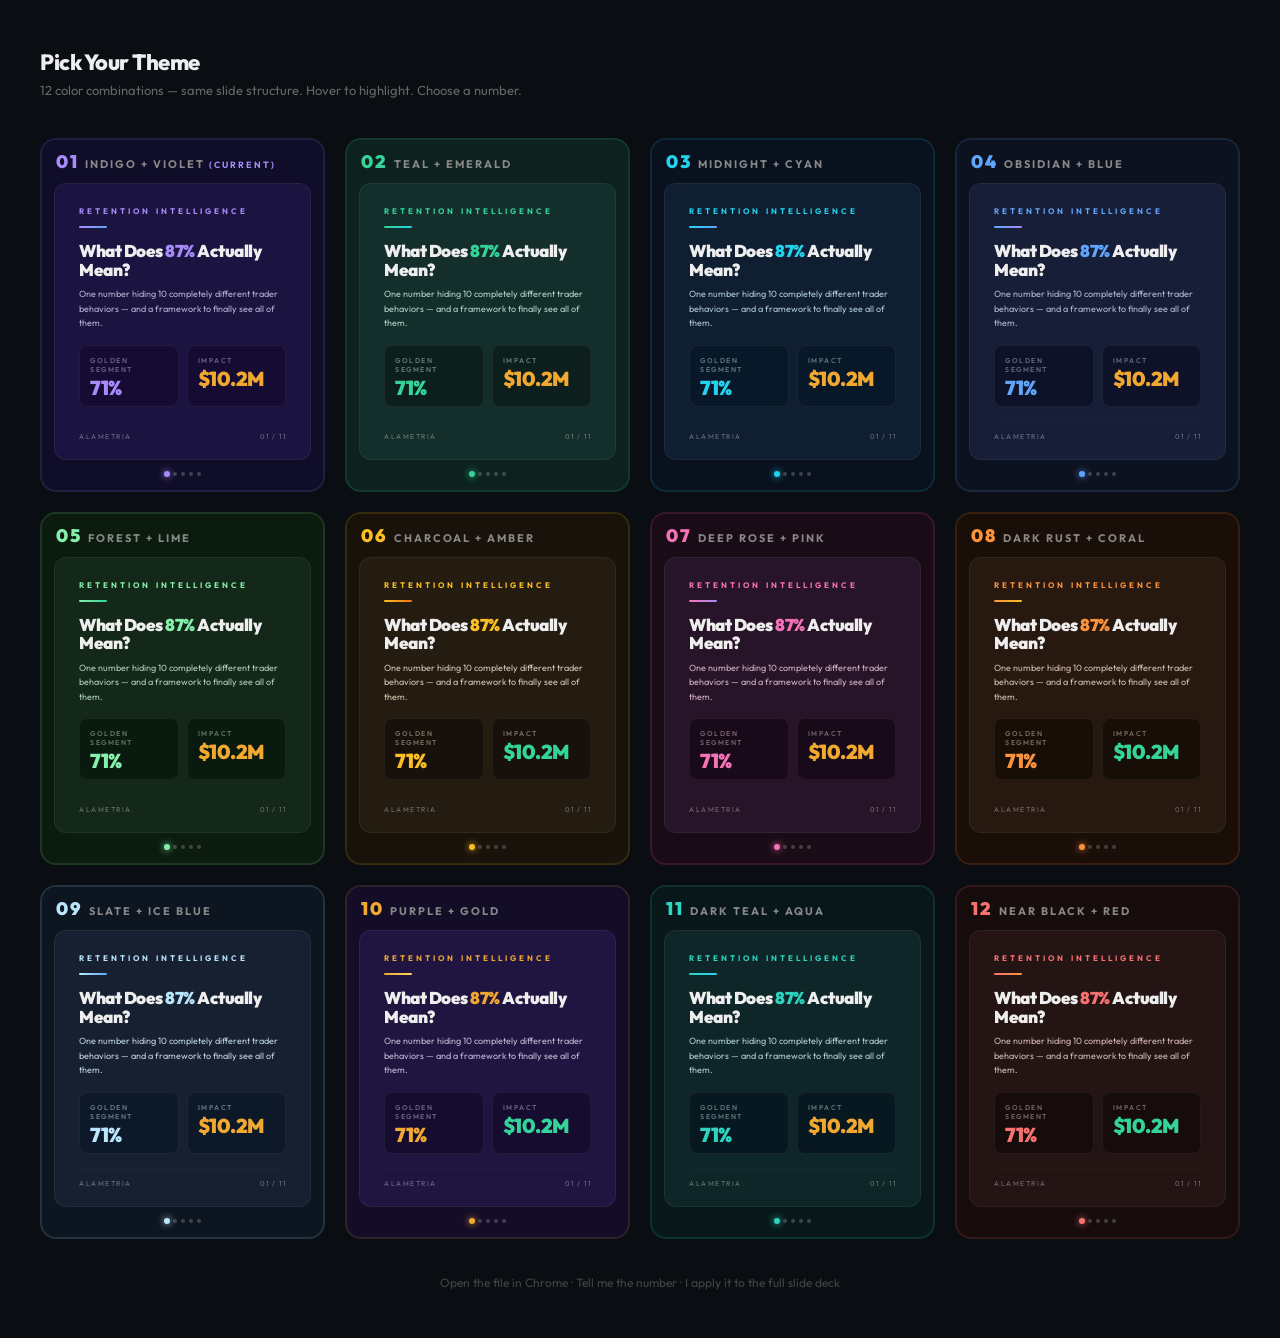
<file: case-studies/_source/theme-picker.html>
<!DOCTYPE html>
<html lang="en">
<head>
<meta charset="utf-8"/>
<title>Theme Picker — Retention Intelligence Slides</title>
<link href="https://fonts.googleapis.com/css2?family=Outfit:wght@300;400;500;600;700;800;900&display=swap" rel="stylesheet"/>
<style>
*{margin:0;padding:0;box-sizing:border-box;}
body{background:#0a0e13;font-family:'Outfit',sans-serif;color:#eee;padding:48px 40px;}
h1{font-size:22px;font-weight:800;letter-spacing:-0.5px;margin-bottom:6px;}
.sub{font-size:13px;color:#666;margin-bottom:40px;}
.grid{display:grid;grid-template-columns:repeat(4,1fr);gap:20px;}

/* ── Each theme card ── */
.tc{border-radius:16px;overflow:hidden;border:2px solid transparent;cursor:pointer;transition:border-color 0.2s,transform 0.2s;}
.tc:hover{transform:translateY(-3px);}
.tc-label{padding:10px 14px;font-size:11px;font-weight:700;letter-spacing:2px;text-transform:uppercase;color:#888;}
.tc-num{font-size:18px;font-weight:900;margin-right:6px;}

/* ── Mini slide ── */
.ms{padding:22px 24px 18px;border-radius:12px;border:1px solid rgba(255,255,255,0.06);}
.ms-kicker{font-size:8px;font-weight:700;letter-spacing:3px;text-transform:uppercase;margin-bottom:10px;}
.ms-bar{width:28px;height:2px;border-radius:2px;margin-bottom:14px;}
.ms-h{font-size:17px;font-weight:900;line-height:1.1;letter-spacing:-0.5px;margin-bottom:8px;}
.ms-lead{font-size:9px;line-height:1.6;margin-bottom:14px;}
.ms-row{display:flex;gap:8px;margin-bottom:14px;}
.ms-stat{flex:1;border-radius:8px;padding:10px 10px 8px;border:1px solid rgba(255,255,255,0.06);}
.ms-stat-lbl{font-size:7px;font-weight:600;letter-spacing:1.5px;text-transform:uppercase;margin-bottom:4px;opacity:0.5;}
.ms-stat-num{font-size:20px;font-weight:900;line-height:1;letter-spacing:-0.5px;}
.ms-foot{display:flex;justify-content:space-between;padding-top:10px;border-top:1px solid rgba(255,255,255,0.05);font-size:7px;letter-spacing:1.5px;text-transform:uppercase;opacity:0.4;}
.ms-nav{display:flex;gap:4px;justify-content:center;margin-top:12px;}
.ms-dot{width:4px;height:4px;border-radius:50%;background:rgba(255,255,255,0.2);}
</style>
</head>
<body>

<h1>Pick Your Theme</h1>
<p class="sub">12 color combinations — same slide structure. Hover to highlight. Choose a number.</p>

<div class="grid">

<!-- ① Indigo + Violet (current) -->
<div class="tc" style="border-color:#a78bfa22;background:#0f0d27;">
  <div class="tc-label" style="background:#0f0d27;"><span class="tc-num" style="color:#a78bfa;">01</span>Indigo + Violet <span style="color:#a78bfa;font-size:9px;">(current)</span></div>
  <div style="padding:0 12px 14px;">
    <div class="ms" style="background:#1c1440;">
      <div class="ms-kicker" style="color:#a78bfa;">Retention Intelligence</div>
      <div class="ms-bar" style="background:linear-gradient(90deg,#a78bfa,#60a5fa);"></div>
      <div class="ms-h">What Does <span style="color:#a78bfa;">87%</span> Actually Mean?</div>
      <div class="ms-lead" style="color:#b4b4d4;">One number hiding 10 completely different trader behaviors — and a framework to finally see all of them.</div>
      <div class="ms-row">
        <div class="ms-stat" style="background:#160c33;">
          <div class="ms-stat-lbl" style="color:#b4b4d4;">Golden Segment</div>
          <div class="ms-stat-num" style="color:#a78bfa;">71%</div>
        </div>
        <div class="ms-stat" style="background:#160c33;">
          <div class="ms-stat-lbl" style="color:#b4b4d4;">Impact</div>
          <div class="ms-stat-num" style="color:#f0a830;">$10.2M</div>
        </div>
      </div>
      <div class="ms-foot"><span>Alametria</span><span>01 / 11</span></div>
    </div>
    <div class="ms-nav">
      <div class="ms-dot" style="background:#a78bfa;box-shadow:0 0 5px #a78bfa;transform:scale(1.5);"></div>
      <div class="ms-dot"></div><div class="ms-dot"></div><div class="ms-dot"></div><div class="ms-dot"></div>
    </div>
  </div>
</div>

<!-- ② Deep Teal + Emerald -->
<div class="tc" style="border-color:#34d39922;background:#0d221e;">
  <div class="tc-label" style="background:#0d221e;"><span class="tc-num" style="color:#34d399;">02</span>Teal + Emerald</div>
  <div style="padding:0 12px 14px;">
    <div class="ms" style="background:#132e2b;">
      <div class="ms-kicker" style="color:#34d399;">Retention Intelligence</div>
      <div class="ms-bar" style="background:linear-gradient(90deg,#34d399,#22d3ee);"></div>
      <div class="ms-h">What Does <span style="color:#34d399;">87%</span> Actually Mean?</div>
      <div class="ms-lead" style="color:#b4d4cc;">One number hiding 10 completely different trader behaviors — and a framework to finally see all of them.</div>
      <div class="ms-row">
        <div class="ms-stat" style="background:#0d1f1c;">
          <div class="ms-stat-lbl" style="color:#b4d4cc;">Golden Segment</div>
          <div class="ms-stat-num" style="color:#34d399;">71%</div>
        </div>
        <div class="ms-stat" style="background:#0d1f1c;">
          <div class="ms-stat-lbl" style="color:#b4d4cc;">Impact</div>
          <div class="ms-stat-num" style="color:#f0a830;">$10.2M</div>
        </div>
      </div>
      <div class="ms-foot"><span>Alametria</span><span>01 / 11</span></div>
    </div>
    <div class="ms-nav">
      <div class="ms-dot" style="background:#34d399;box-shadow:0 0 5px #34d399;transform:scale(1.5);"></div>
      <div class="ms-dot"></div><div class="ms-dot"></div><div class="ms-dot"></div><div class="ms-dot"></div>
    </div>
  </div>
</div>

<!-- ③ Midnight + Cyan -->
<div class="tc" style="border-color:#22d3ee22;background:#09111e;">
  <div class="tc-label" style="background:#09111e;"><span class="tc-num" style="color:#22d3ee;">03</span>Midnight + Cyan</div>
  <div style="padding:0 12px 14px;">
    <div class="ms" style="background:#0f1e30;">
      <div class="ms-kicker" style="color:#22d3ee;">Retention Intelligence</div>
      <div class="ms-bar" style="background:linear-gradient(90deg,#22d3ee,#60a5fa);"></div>
      <div class="ms-h">What Does <span style="color:#22d3ee;">87%</span> Actually Mean?</div>
      <div class="ms-lead" style="color:#b0ccd8;">One number hiding 10 completely different trader behaviors — and a framework to finally see all of them.</div>
      <div class="ms-row">
        <div class="ms-stat" style="background:#091828;">
          <div class="ms-stat-lbl" style="color:#b0ccd8;">Golden Segment</div>
          <div class="ms-stat-num" style="color:#22d3ee;">71%</div>
        </div>
        <div class="ms-stat" style="background:#091828;">
          <div class="ms-stat-lbl" style="color:#b0ccd8;">Impact</div>
          <div class="ms-stat-num" style="color:#f0a830;">$10.2M</div>
        </div>
      </div>
      <div class="ms-foot"><span>Alametria</span><span>01 / 11</span></div>
    </div>
    <div class="ms-nav">
      <div class="ms-dot" style="background:#22d3ee;box-shadow:0 0 5px #22d3ee;transform:scale(1.5);"></div>
      <div class="ms-dot"></div><div class="ms-dot"></div><div class="ms-dot"></div><div class="ms-dot"></div>
    </div>
  </div>
</div>

<!-- ④ Obsidian + Electric Blue -->
<div class="tc" style="border-color:#60a5fa22;background:#0d1220;">
  <div class="tc-label" style="background:#0d1220;"><span class="tc-num" style="color:#60a5fa;">04</span>Obsidian + Blue</div>
  <div style="padding:0 12px 14px;">
    <div class="ms" style="background:#161e38;">
      <div class="ms-kicker" style="color:#60a5fa;">Retention Intelligence</div>
      <div class="ms-bar" style="background:linear-gradient(90deg,#60a5fa,#a78bfa);"></div>
      <div class="ms-h">What Does <span style="color:#60a5fa;">87%</span> Actually Mean?</div>
      <div class="ms-lead" style="color:#b0bcd8;">One number hiding 10 completely different trader behaviors — and a framework to finally see all of them.</div>
      <div class="ms-row">
        <div class="ms-stat" style="background:#0d1228;">
          <div class="ms-stat-lbl" style="color:#b0bcd8;">Golden Segment</div>
          <div class="ms-stat-num" style="color:#60a5fa;">71%</div>
        </div>
        <div class="ms-stat" style="background:#0d1228;">
          <div class="ms-stat-lbl" style="color:#b0bcd8;">Impact</div>
          <div class="ms-stat-num" style="color:#f0a830;">$10.2M</div>
        </div>
      </div>
      <div class="ms-foot"><span>Alametria</span><span>01 / 11</span></div>
    </div>
    <div class="ms-nav">
      <div class="ms-dot" style="background:#60a5fa;box-shadow:0 0 5px #60a5fa;transform:scale(1.5);"></div>
      <div class="ms-dot"></div><div class="ms-dot"></div><div class="ms-dot"></div><div class="ms-dot"></div>
    </div>
  </div>
</div>

<!-- ⑤ Dark Forest + Lime -->
<div class="tc" style="border-color:#86efac22;background:#0b1c0e;">
  <div class="tc-label" style="background:#0b1c0e;"><span class="tc-num" style="color:#86efac;">05</span>Forest + Lime</div>
  <div style="padding:0 12px 14px;">
    <div class="ms" style="background:#132818;">
      <div class="ms-kicker" style="color:#86efac;">Retention Intelligence</div>
      <div class="ms-bar" style="background:linear-gradient(90deg,#86efac,#34d399);"></div>
      <div class="ms-h">What Does <span style="color:#86efac;">87%</span> Actually Mean?</div>
      <div class="ms-lead" style="color:#b0d0b8;">One number hiding 10 completely different trader behaviors — and a framework to finally see all of them.</div>
      <div class="ms-row">
        <div class="ms-stat" style="background:#0b1a0e;">
          <div class="ms-stat-lbl" style="color:#b0d0b8;">Golden Segment</div>
          <div class="ms-stat-num" style="color:#86efac;">71%</div>
        </div>
        <div class="ms-stat" style="background:#0b1a0e;">
          <div class="ms-stat-lbl" style="color:#b0d0b8;">Impact</div>
          <div class="ms-stat-num" style="color:#f0a830;">$10.2M</div>
        </div>
      </div>
      <div class="ms-foot"><span>Alametria</span><span>01 / 11</span></div>
    </div>
    <div class="ms-nav">
      <div class="ms-dot" style="background:#86efac;box-shadow:0 0 5px #86efac;transform:scale(1.5);"></div>
      <div class="ms-dot"></div><div class="ms-dot"></div><div class="ms-dot"></div><div class="ms-dot"></div>
    </div>
  </div>
</div>

<!-- ⑥ Warm Charcoal + Amber -->
<div class="tc" style="border-color:#fbbf2422;background:#18120a;">
  <div class="tc-label" style="background:#18120a;"><span class="tc-num" style="color:#fbbf24;">06</span>Charcoal + Amber</div>
  <div style="padding:0 12px 14px;">
    <div class="ms" style="background:#241c10;">
      <div class="ms-kicker" style="color:#fbbf24;">Retention Intelligence</div>
      <div class="ms-bar" style="background:linear-gradient(90deg,#fbbf24,#f97316);"></div>
      <div class="ms-h">What Does <span style="color:#fbbf24;">87%</span> Actually Mean?</div>
      <div class="ms-lead" style="color:#d4c8b4;">One number hiding 10 completely different trader behaviors — and a framework to finally see all of them.</div>
      <div class="ms-row">
        <div class="ms-stat" style="background:#18100a;">
          <div class="ms-stat-lbl" style="color:#d4c8b4;">Golden Segment</div>
          <div class="ms-stat-num" style="color:#fbbf24;">71%</div>
        </div>
        <div class="ms-stat" style="background:#18100a;">
          <div class="ms-stat-lbl" style="color:#d4c8b4;">Impact</div>
          <div class="ms-stat-num" style="color:#34d399;">$10.2M</div>
        </div>
      </div>
      <div class="ms-foot"><span>Alametria</span><span>01 / 11</span></div>
    </div>
    <div class="ms-nav">
      <div class="ms-dot" style="background:#fbbf24;box-shadow:0 0 5px #fbbf24;transform:scale(1.5);"></div>
      <div class="ms-dot"></div><div class="ms-dot"></div><div class="ms-dot"></div><div class="ms-dot"></div>
    </div>
  </div>
</div>

<!-- ⑦ Deep Rose + Pink -->
<div class="tc" style="border-color:#f472b622;background:#1a0c16;">
  <div class="tc-label" style="background:#1a0c16;"><span class="tc-num" style="color:#f472b6;">07</span>Deep Rose + Pink</div>
  <div style="padding:0 12px 14px;">
    <div class="ms" style="background:#271428;">
      <div class="ms-kicker" style="color:#f472b6;">Retention Intelligence</div>
      <div class="ms-bar" style="background:linear-gradient(90deg,#f472b6,#a78bfa);"></div>
      <div class="ms-h">What Does <span style="color:#f472b6;">87%</span> Actually Mean?</div>
      <div class="ms-lead" style="color:#d4b4c8;">One number hiding 10 completely different trader behaviors — and a framework to finally see all of them.</div>
      <div class="ms-row">
        <div class="ms-stat" style="background:#180a18;">
          <div class="ms-stat-lbl" style="color:#d4b4c8;">Golden Segment</div>
          <div class="ms-stat-num" style="color:#f472b6;">71%</div>
        </div>
        <div class="ms-stat" style="background:#180a18;">
          <div class="ms-stat-lbl" style="color:#d4b4c8;">Impact</div>
          <div class="ms-stat-num" style="color:#f0a830;">$10.2M</div>
        </div>
      </div>
      <div class="ms-foot"><span>Alametria</span><span>01 / 11</span></div>
    </div>
    <div class="ms-nav">
      <div class="ms-dot" style="background:#f472b6;box-shadow:0 0 5px #f472b6;transform:scale(1.5);"></div>
      <div class="ms-dot"></div><div class="ms-dot"></div><div class="ms-dot"></div><div class="ms-dot"></div>
    </div>
  </div>
</div>

<!-- ⑧ Dark Rust + Coral -->
<div class="tc" style="border-color:#fb923c22;background:#1a0e08;">
  <div class="tc-label" style="background:#1a0e08;"><span class="tc-num" style="color:#fb923c;">08</span>Dark Rust + Coral</div>
  <div style="padding:0 12px 14px;">
    <div class="ms" style="background:#271810;">
      <div class="ms-kicker" style="color:#fb923c;">Retention Intelligence</div>
      <div class="ms-bar" style="background:linear-gradient(90deg,#fb923c,#fbbf24);"></div>
      <div class="ms-h">What Does <span style="color:#fb923c;">87%</span> Actually Mean?</div>
      <div class="ms-lead" style="color:#d4c0b0;">One number hiding 10 completely different trader behaviors — and a framework to finally see all of them.</div>
      <div class="ms-row">
        <div class="ms-stat" style="background:#180e08;">
          <div class="ms-stat-lbl" style="color:#d4c0b0;">Golden Segment</div>
          <div class="ms-stat-num" style="color:#fb923c;">71%</div>
        </div>
        <div class="ms-stat" style="background:#180e08;">
          <div class="ms-stat-lbl" style="color:#d4c0b0;">Impact</div>
          <div class="ms-stat-num" style="color:#34d399;">$10.2M</div>
        </div>
      </div>
      <div class="ms-foot"><span>Alametria</span><span>01 / 11</span></div>
    </div>
    <div class="ms-nav">
      <div class="ms-dot" style="background:#fb923c;box-shadow:0 0 5px #fb923c;transform:scale(1.5);"></div>
      <div class="ms-dot"></div><div class="ms-dot"></div><div class="ms-dot"></div><div class="ms-dot"></div>
    </div>
  </div>
</div>

<!-- ⑨ Slate + Ice Blue -->
<div class="tc" style="border-color:#bae6fd22;background:#0d1520;">
  <div class="tc-label" style="background:#0d1520;"><span class="tc-num" style="color:#bae6fd;">09</span>Slate + Ice Blue</div>
  <div style="padding:0 12px 14px;">
    <div class="ms" style="background:#162030;">
      <div class="ms-kicker" style="color:#bae6fd;">Retention Intelligence</div>
      <div class="ms-bar" style="background:linear-gradient(90deg,#bae6fd,#60a5fa);"></div>
      <div class="ms-h">What Does <span style="color:#bae6fd;">87%</span> Actually Mean?</div>
      <div class="ms-lead" style="color:#c0d4e4;">One number hiding 10 completely different trader behaviors — and a framework to finally see all of them.</div>
      <div class="ms-row">
        <div class="ms-stat" style="background:#0d1828;">
          <div class="ms-stat-lbl" style="color:#c0d4e4;">Golden Segment</div>
          <div class="ms-stat-num" style="color:#bae6fd;">71%</div>
        </div>
        <div class="ms-stat" style="background:#0d1828;">
          <div class="ms-stat-lbl" style="color:#c0d4e4;">Impact</div>
          <div class="ms-stat-num" style="color:#f0a830;">$10.2M</div>
        </div>
      </div>
      <div class="ms-foot"><span>Alametria</span><span>01 / 11</span></div>
    </div>
    <div class="ms-nav">
      <div class="ms-dot" style="background:#bae6fd;box-shadow:0 0 5px #bae6fd;transform:scale(1.5);"></div>
      <div class="ms-dot"></div><div class="ms-dot"></div><div class="ms-dot"></div><div class="ms-dot"></div>
    </div>
  </div>
</div>

<!-- ⑩ Purple Universe + Gold -->
<div class="tc" style="border-color:#f0a83022;background:#140d28;">
  <div class="tc-label" style="background:#140d28;"><span class="tc-num" style="color:#f0a830;">10</span>Purple + Gold</div>
  <div style="padding:0 12px 14px;">
    <div class="ms" style="background:#201540;">
      <div class="ms-kicker" style="color:#f0a830;">Retention Intelligence</div>
      <div class="ms-bar" style="background:linear-gradient(90deg,#f0a830,#fcd860);"></div>
      <div class="ms-h">What Does <span style="color:#f0a830;">87%</span> Actually Mean?</div>
      <div class="ms-lead" style="color:#c4b8d8;">One number hiding 10 completely different trader behaviors — and a framework to finally see all of them.</div>
      <div class="ms-row">
        <div class="ms-stat" style="background:#160c30;">
          <div class="ms-stat-lbl" style="color:#c4b8d8;">Golden Segment</div>
          <div class="ms-stat-num" style="color:#f0a830;">71%</div>
        </div>
        <div class="ms-stat" style="background:#160c30;">
          <div class="ms-stat-lbl" style="color:#c4b8d8;">Impact</div>
          <div class="ms-stat-num" style="color:#34d399;">$10.2M</div>
        </div>
      </div>
      <div class="ms-foot"><span>Alametria</span><span>01 / 11</span></div>
    </div>
    <div class="ms-nav">
      <div class="ms-dot" style="background:#f0a830;box-shadow:0 0 5px #f0a830;transform:scale(1.5);"></div>
      <div class="ms-dot"></div><div class="ms-dot"></div><div class="ms-dot"></div><div class="ms-dot"></div>
    </div>
  </div>
</div>

<!-- ⑪ Dark Teal + Aqua -->
<div class="tc" style="border-color:#2dd4bf22;background:#08181a;">
  <div class="tc-label" style="background:#08181a;"><span class="tc-num" style="color:#2dd4bf;">11</span>Dark Teal + Aqua</div>
  <div style="padding:0 12px 14px;">
    <div class="ms" style="background:#0f2628;">
      <div class="ms-kicker" style="color:#2dd4bf;">Retention Intelligence</div>
      <div class="ms-bar" style="background:linear-gradient(90deg,#2dd4bf,#22d3ee);"></div>
      <div class="ms-h">What Does <span style="color:#2dd4bf;">87%</span> Actually Mean?</div>
      <div class="ms-lead" style="color:#b0d0d4;">One number hiding 10 completely different trader behaviors — and a framework to finally see all of them.</div>
      <div class="ms-row">
        <div class="ms-stat" style="background:#081820;">
          <div class="ms-stat-lbl" style="color:#b0d0d4;">Golden Segment</div>
          <div class="ms-stat-num" style="color:#2dd4bf;">71%</div>
        </div>
        <div class="ms-stat" style="background:#081820;">
          <div class="ms-stat-lbl" style="color:#b0d0d4;">Impact</div>
          <div class="ms-stat-num" style="color:#f0a830;">$10.2M</div>
        </div>
      </div>
      <div class="ms-foot"><span>Alametria</span><span>01 / 11</span></div>
    </div>
    <div class="ms-nav">
      <div class="ms-dot" style="background:#2dd4bf;box-shadow:0 0 5px #2dd4bf;transform:scale(1.5);"></div>
      <div class="ms-dot"></div><div class="ms-dot"></div><div class="ms-dot"></div><div class="ms-dot"></div>
    </div>
  </div>
</div>

<!-- ⑫ Near Black + Red-Orange -->
<div class="tc" style="border-color:#f8717122;background:#160c0c;">
  <div class="tc-label" style="background:#160c0c;"><span class="tc-num" style="color:#f87171;">12</span>Near Black + Red</div>
  <div style="padding:0 12px 14px;">
    <div class="ms" style="background:#241414;">
      <div class="ms-kicker" style="color:#f87171;">Retention Intelligence</div>
      <div class="ms-bar" style="background:linear-gradient(90deg,#f87171,#fb923c);"></div>
      <div class="ms-h">What Does <span style="color:#f87171;">87%</span> Actually Mean?</div>
      <div class="ms-lead" style="color:#d4b8b8;">One number hiding 10 completely different trader behaviors — and a framework to finally see all of them.</div>
      <div class="ms-row">
        <div class="ms-stat" style="background:#160c0c;">
          <div class="ms-stat-lbl" style="color:#d4b8b8;">Golden Segment</div>
          <div class="ms-stat-num" style="color:#f87171;">71%</div>
        </div>
        <div class="ms-stat" style="background:#160c0c;">
          <div class="ms-stat-lbl" style="color:#d4b8b8;">Impact</div>
          <div class="ms-stat-num" style="color:#34d399;">$10.2M</div>
        </div>
      </div>
      <div class="ms-foot"><span>Alametria</span><span>01 / 11</span></div>
    </div>
    <div class="ms-nav">
      <div class="ms-dot" style="background:#f87171;box-shadow:0 0 5px #f87171;transform:scale(1.5);"></div>
      <div class="ms-dot"></div><div class="ms-dot"></div><div class="ms-dot"></div><div class="ms-dot"></div>
    </div>
  </div>
</div>

</div><!-- .grid -->

<p style="margin-top:36px;font-size:12px;color:#444;text-align:center;">Open the file in Chrome · Tell me the number · I apply it to the full slide deck</p>
</body>
</html>
</file>
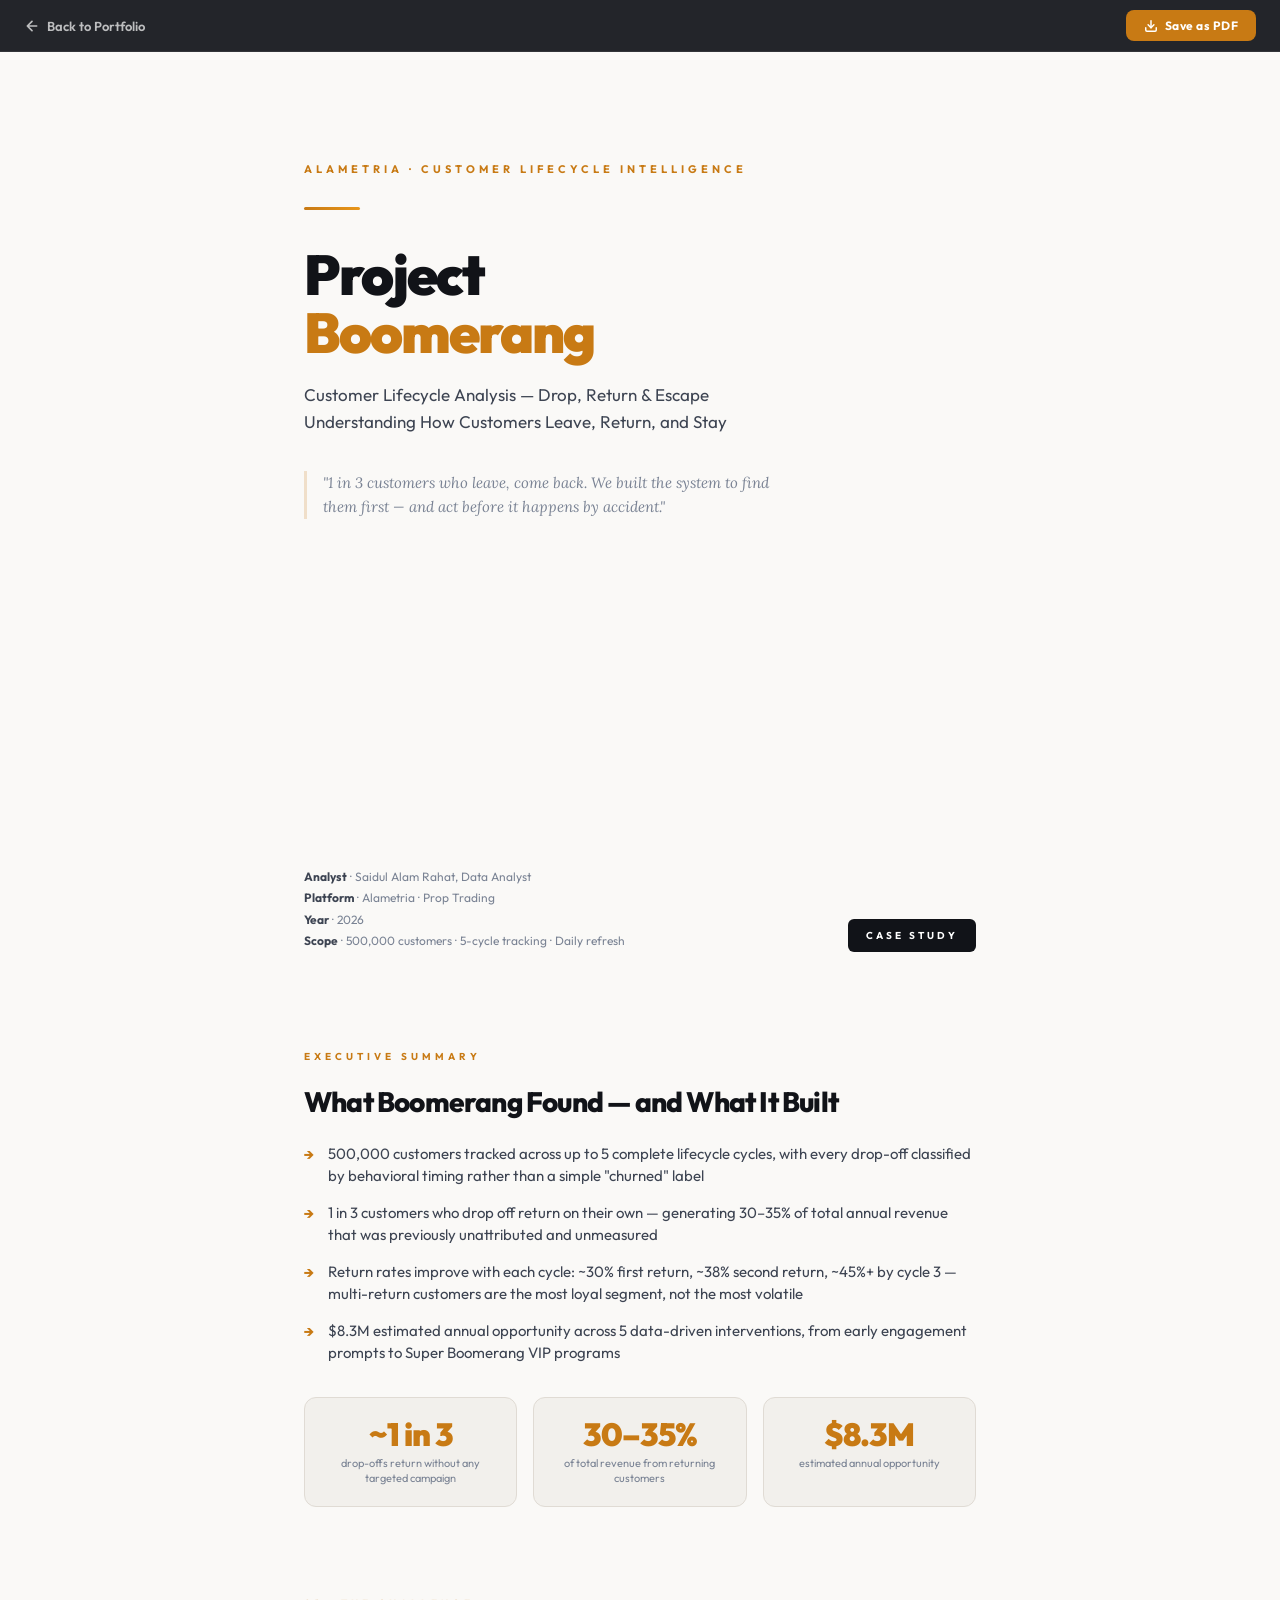
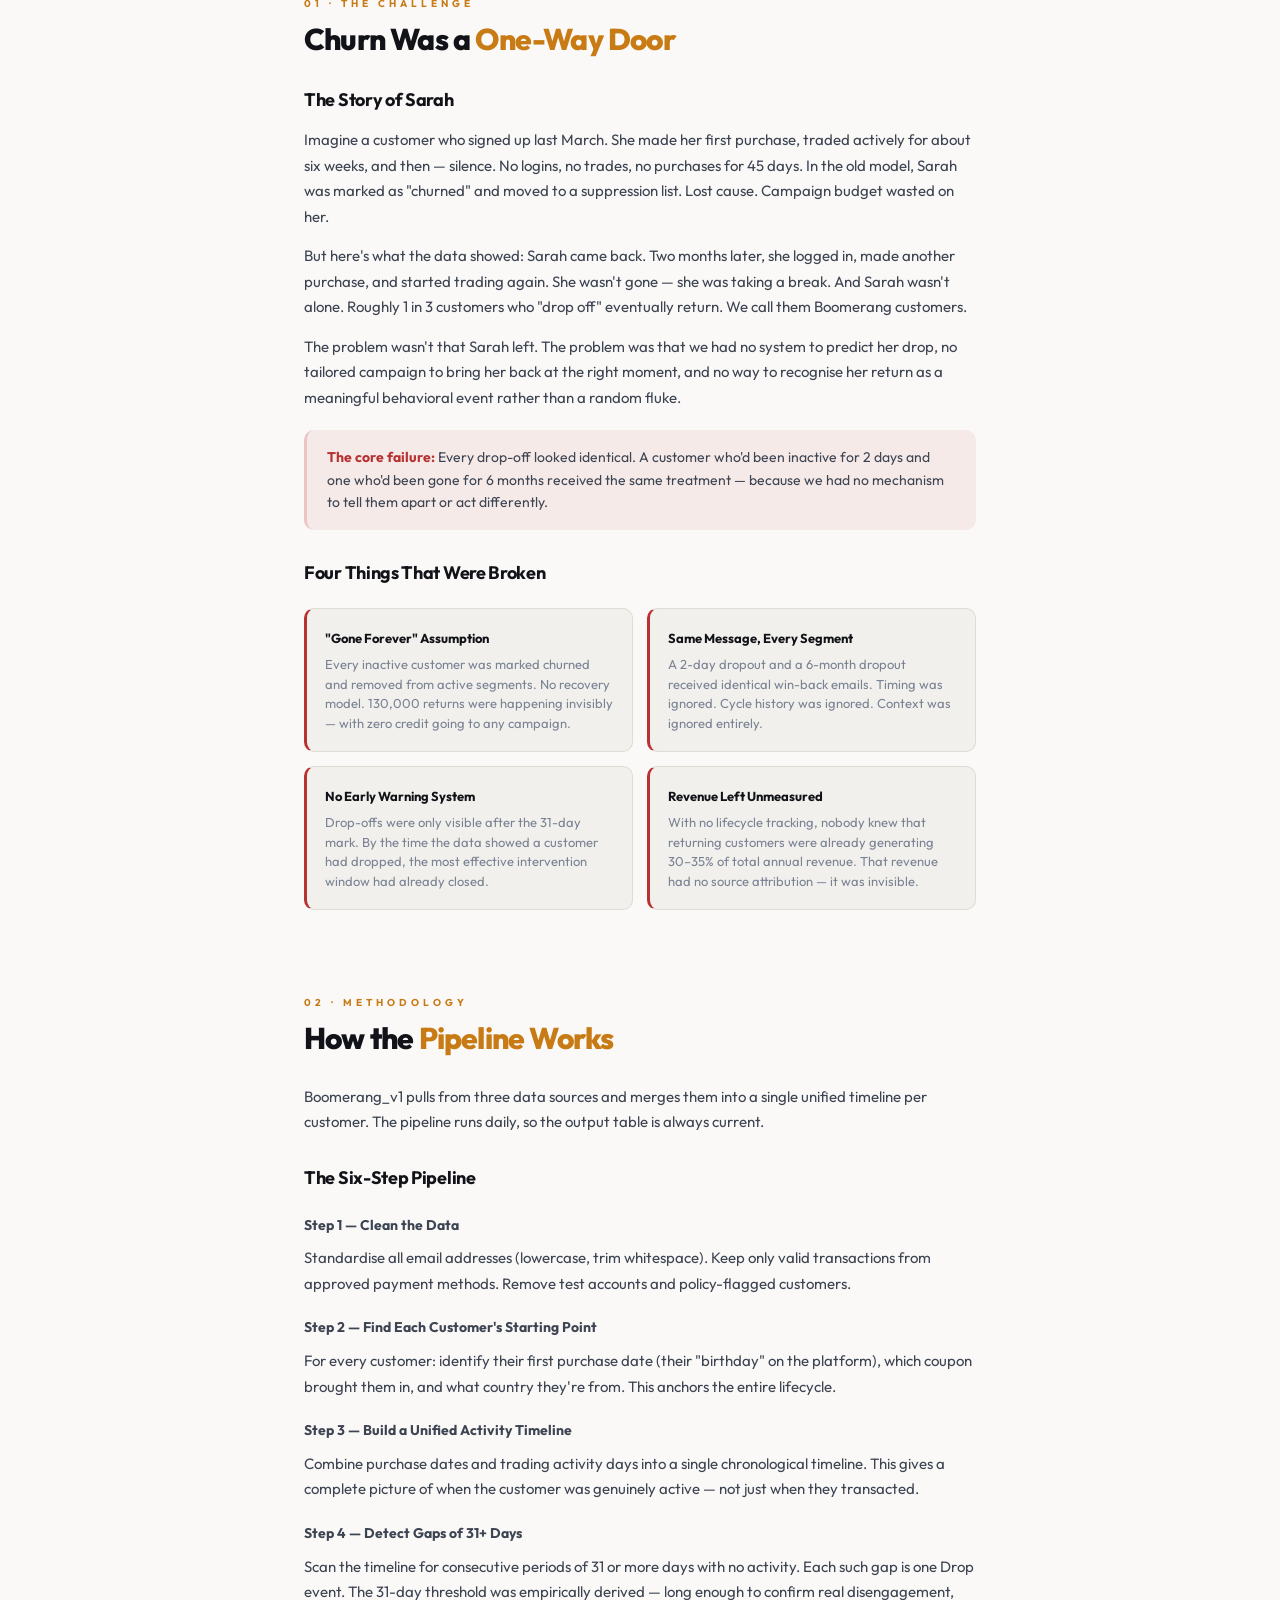
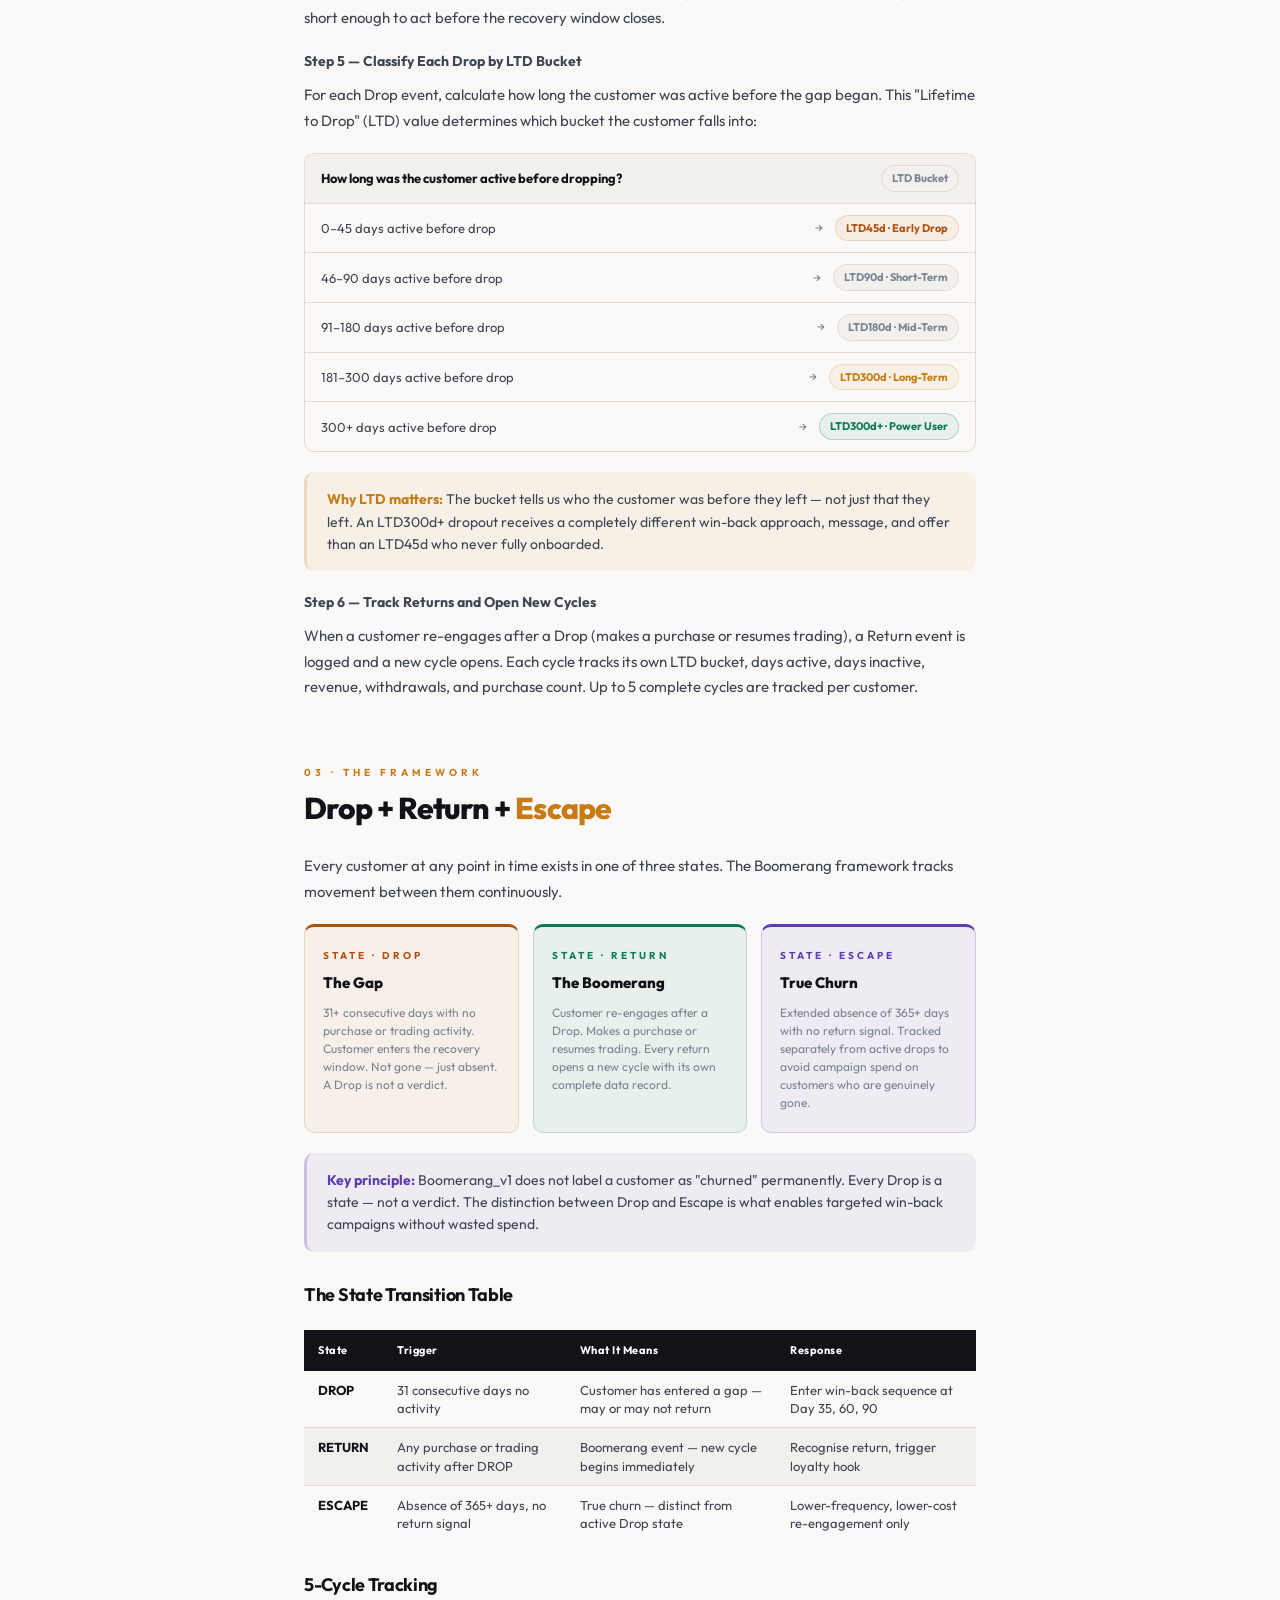
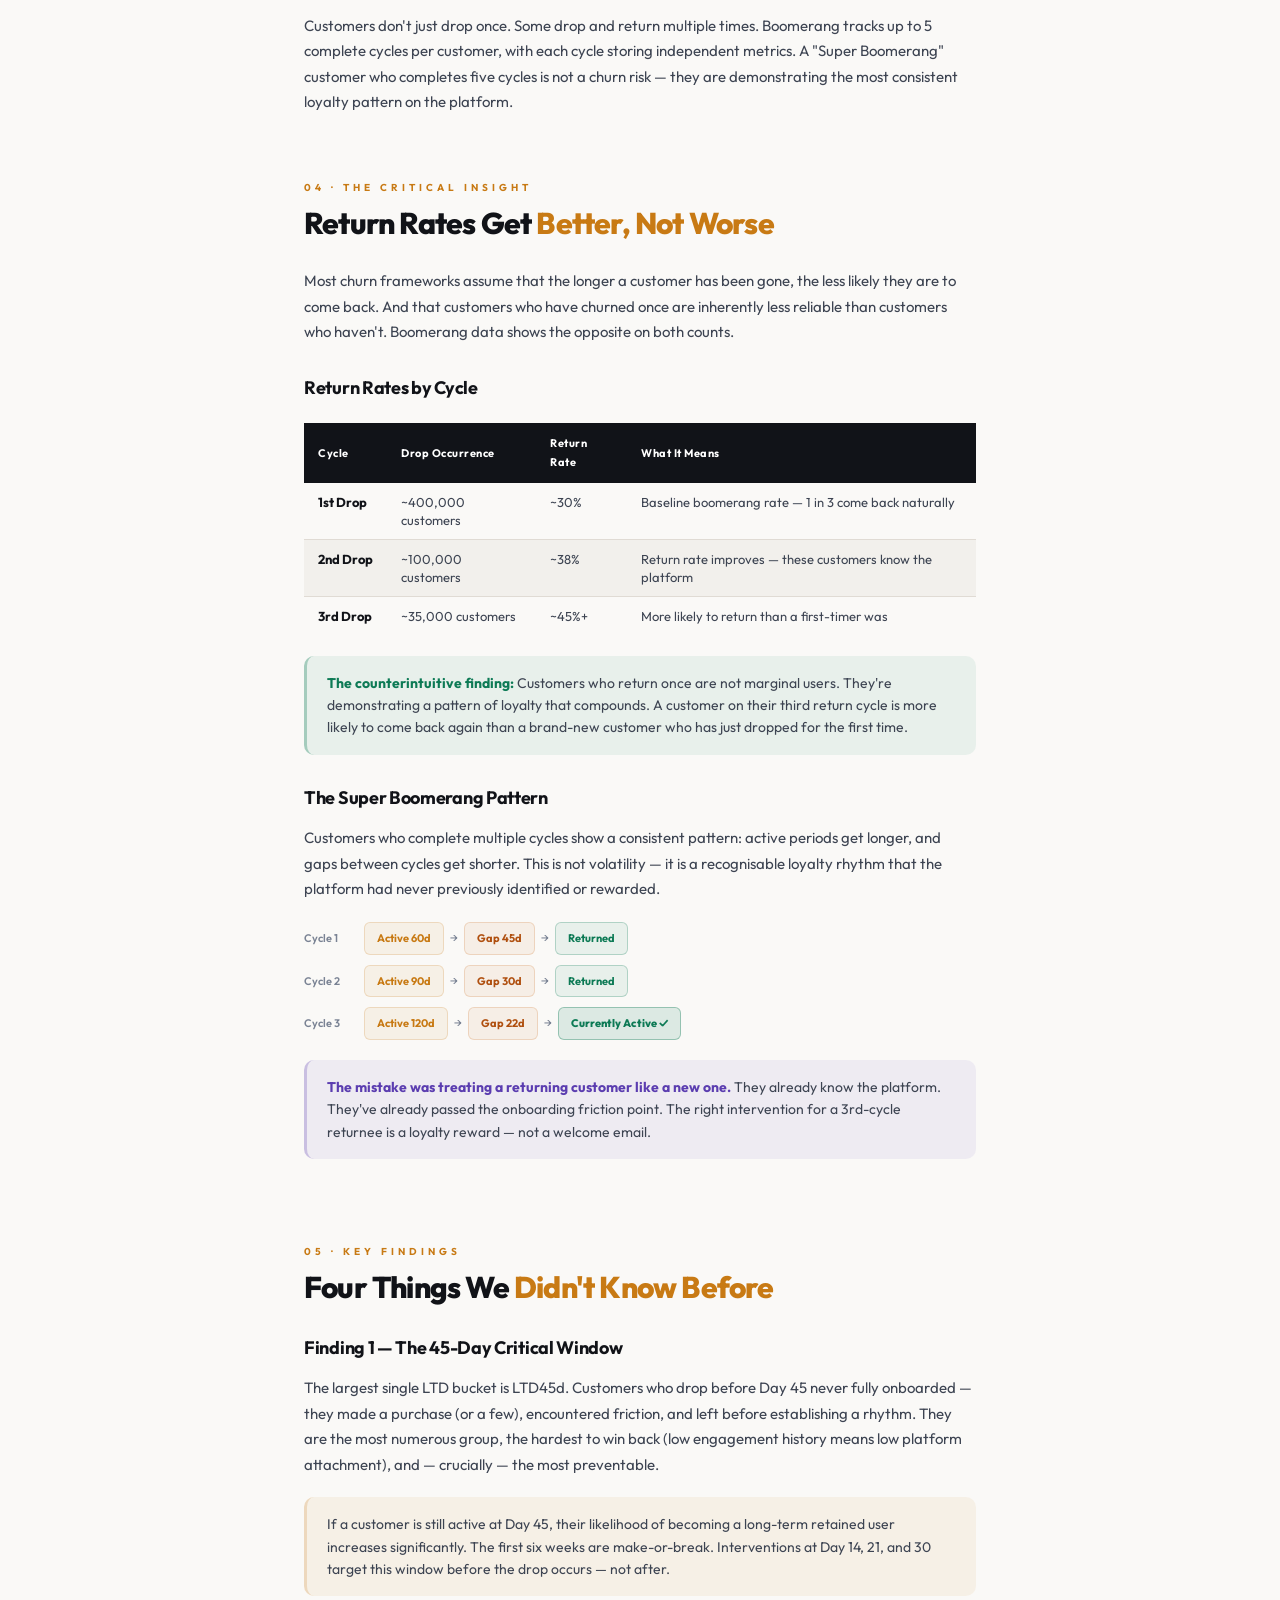
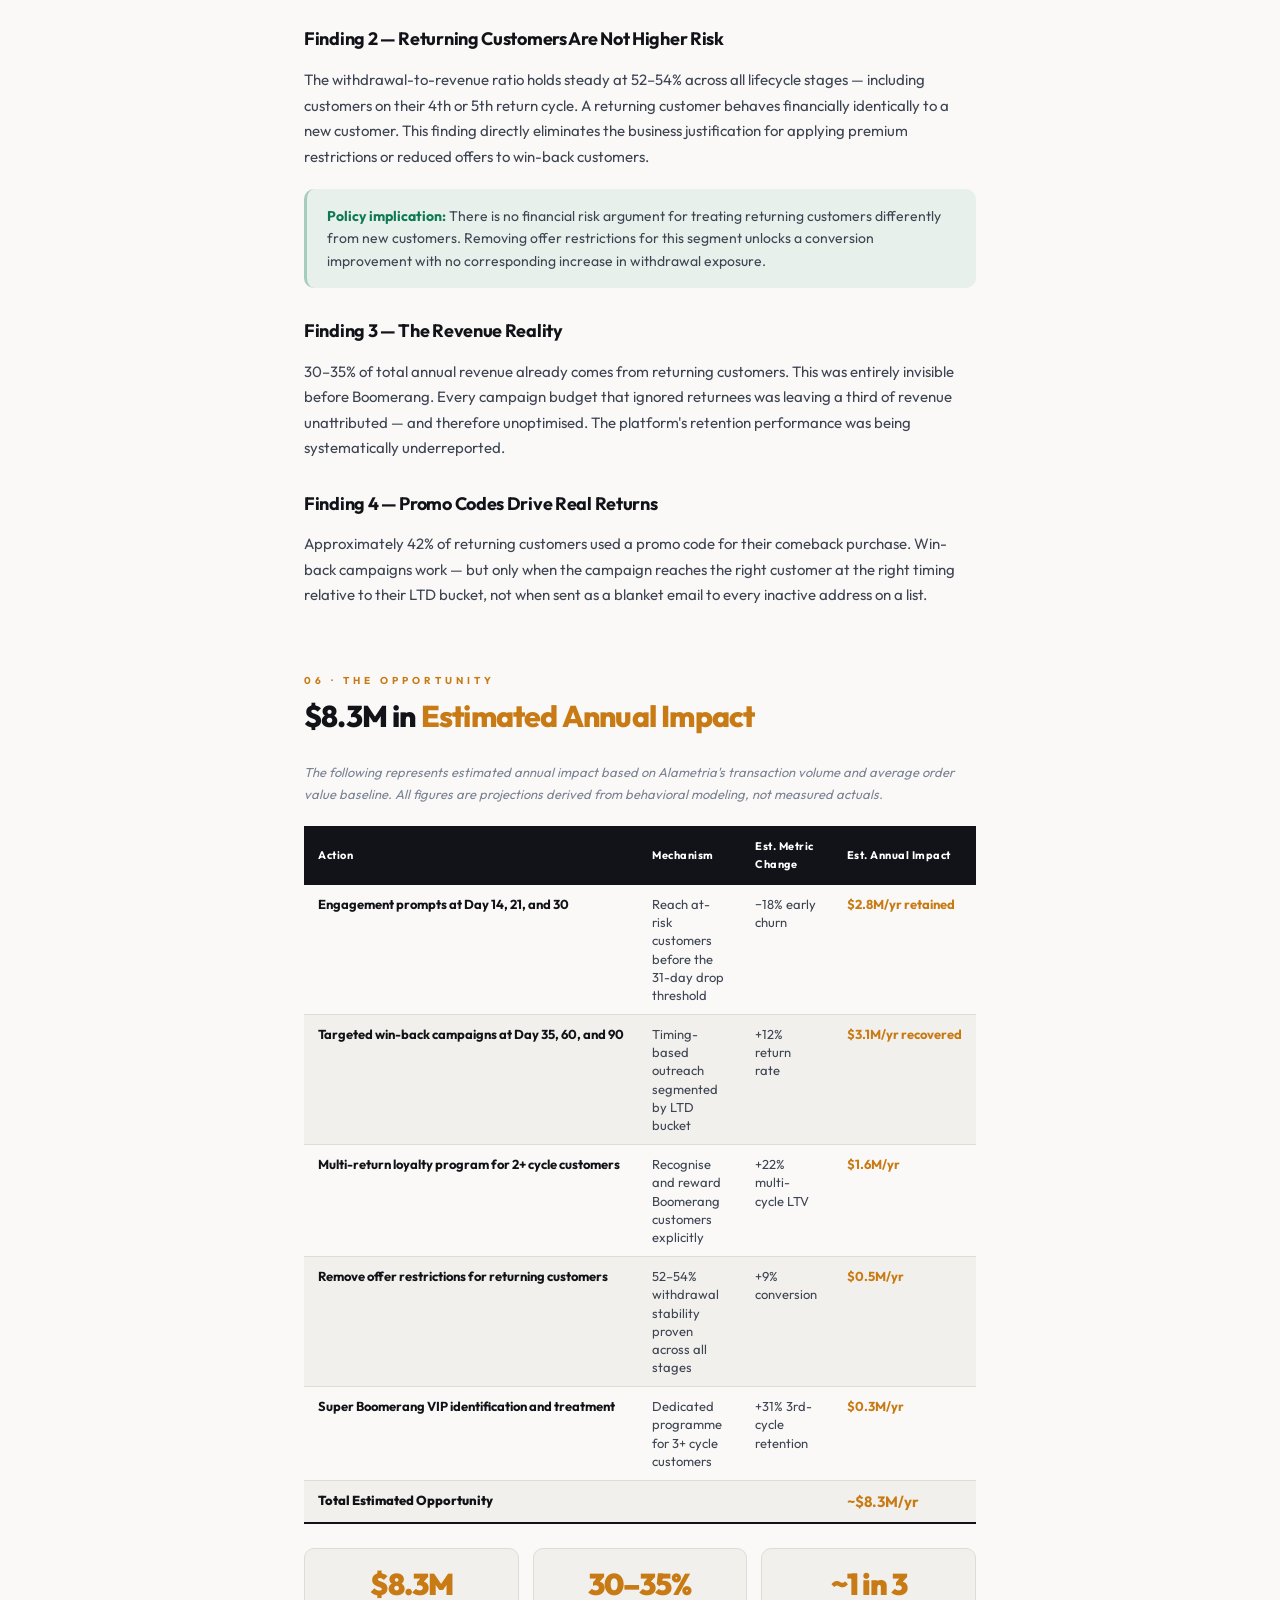
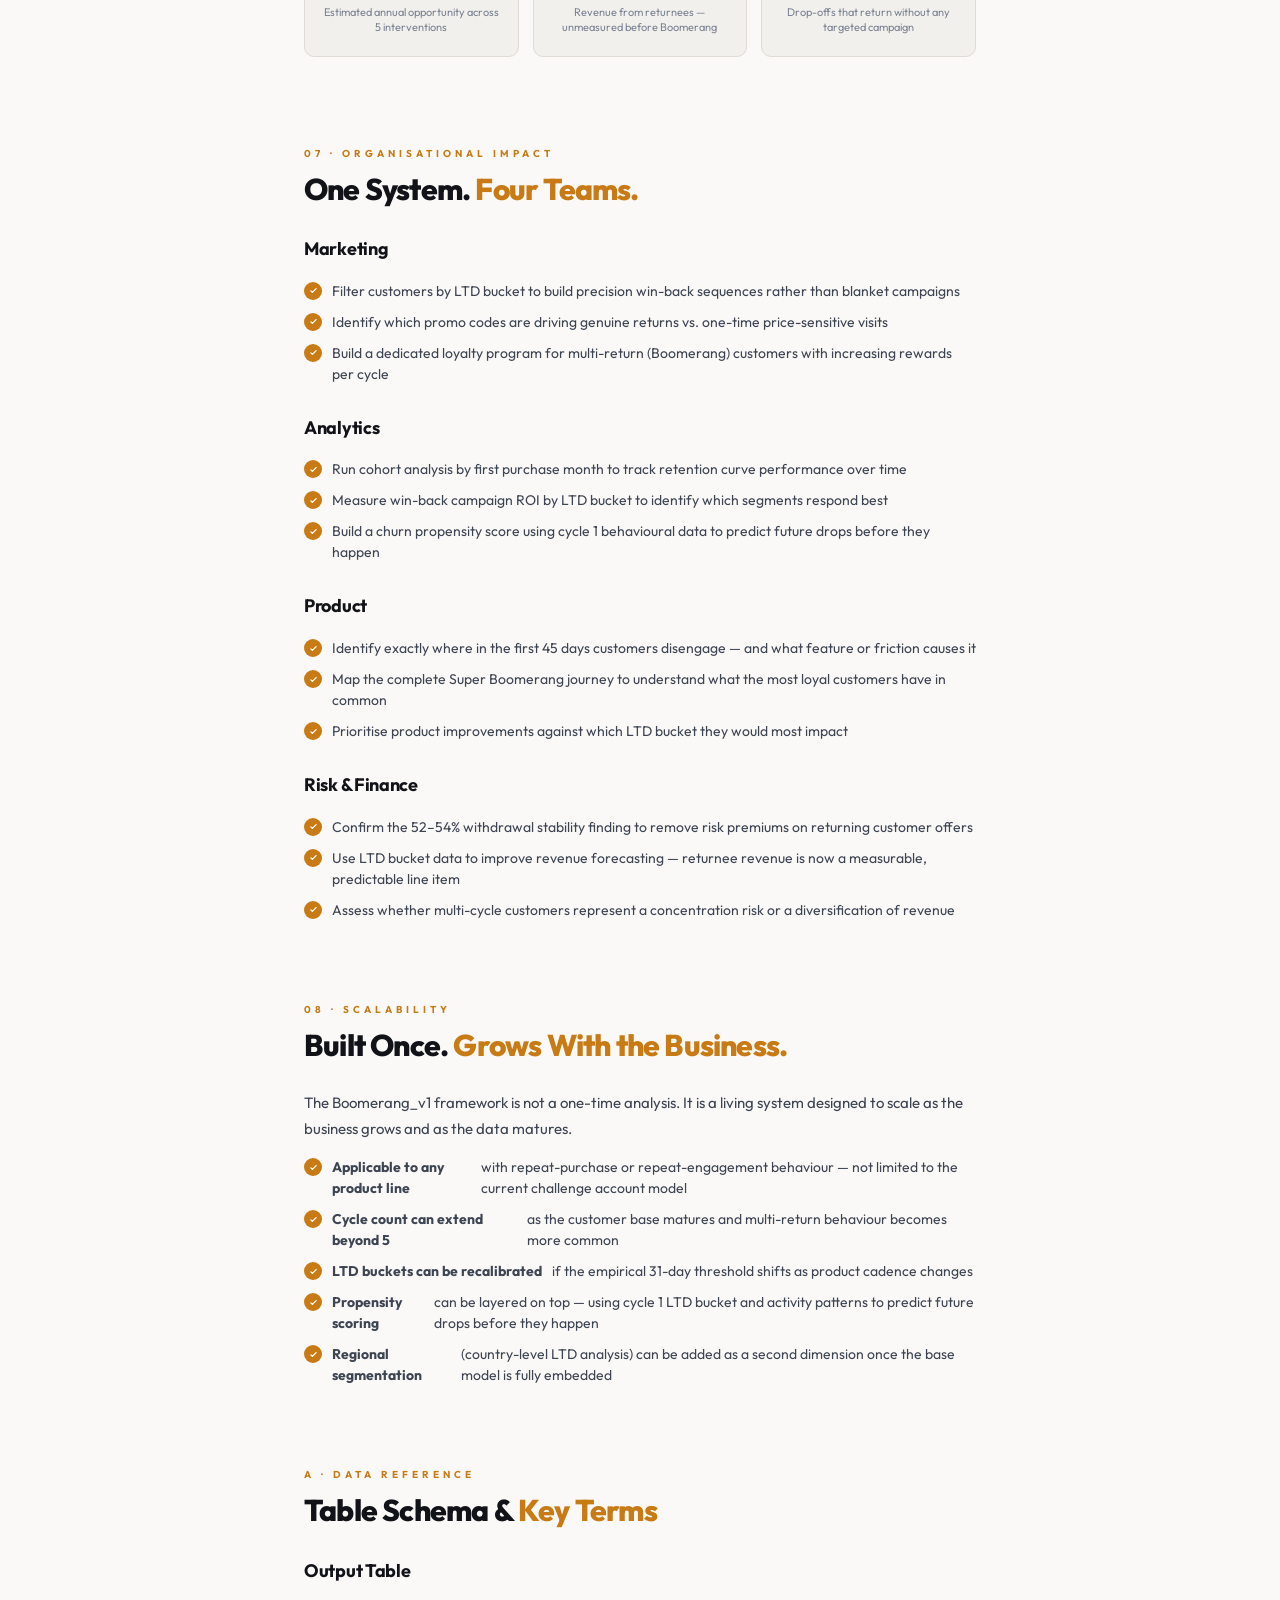
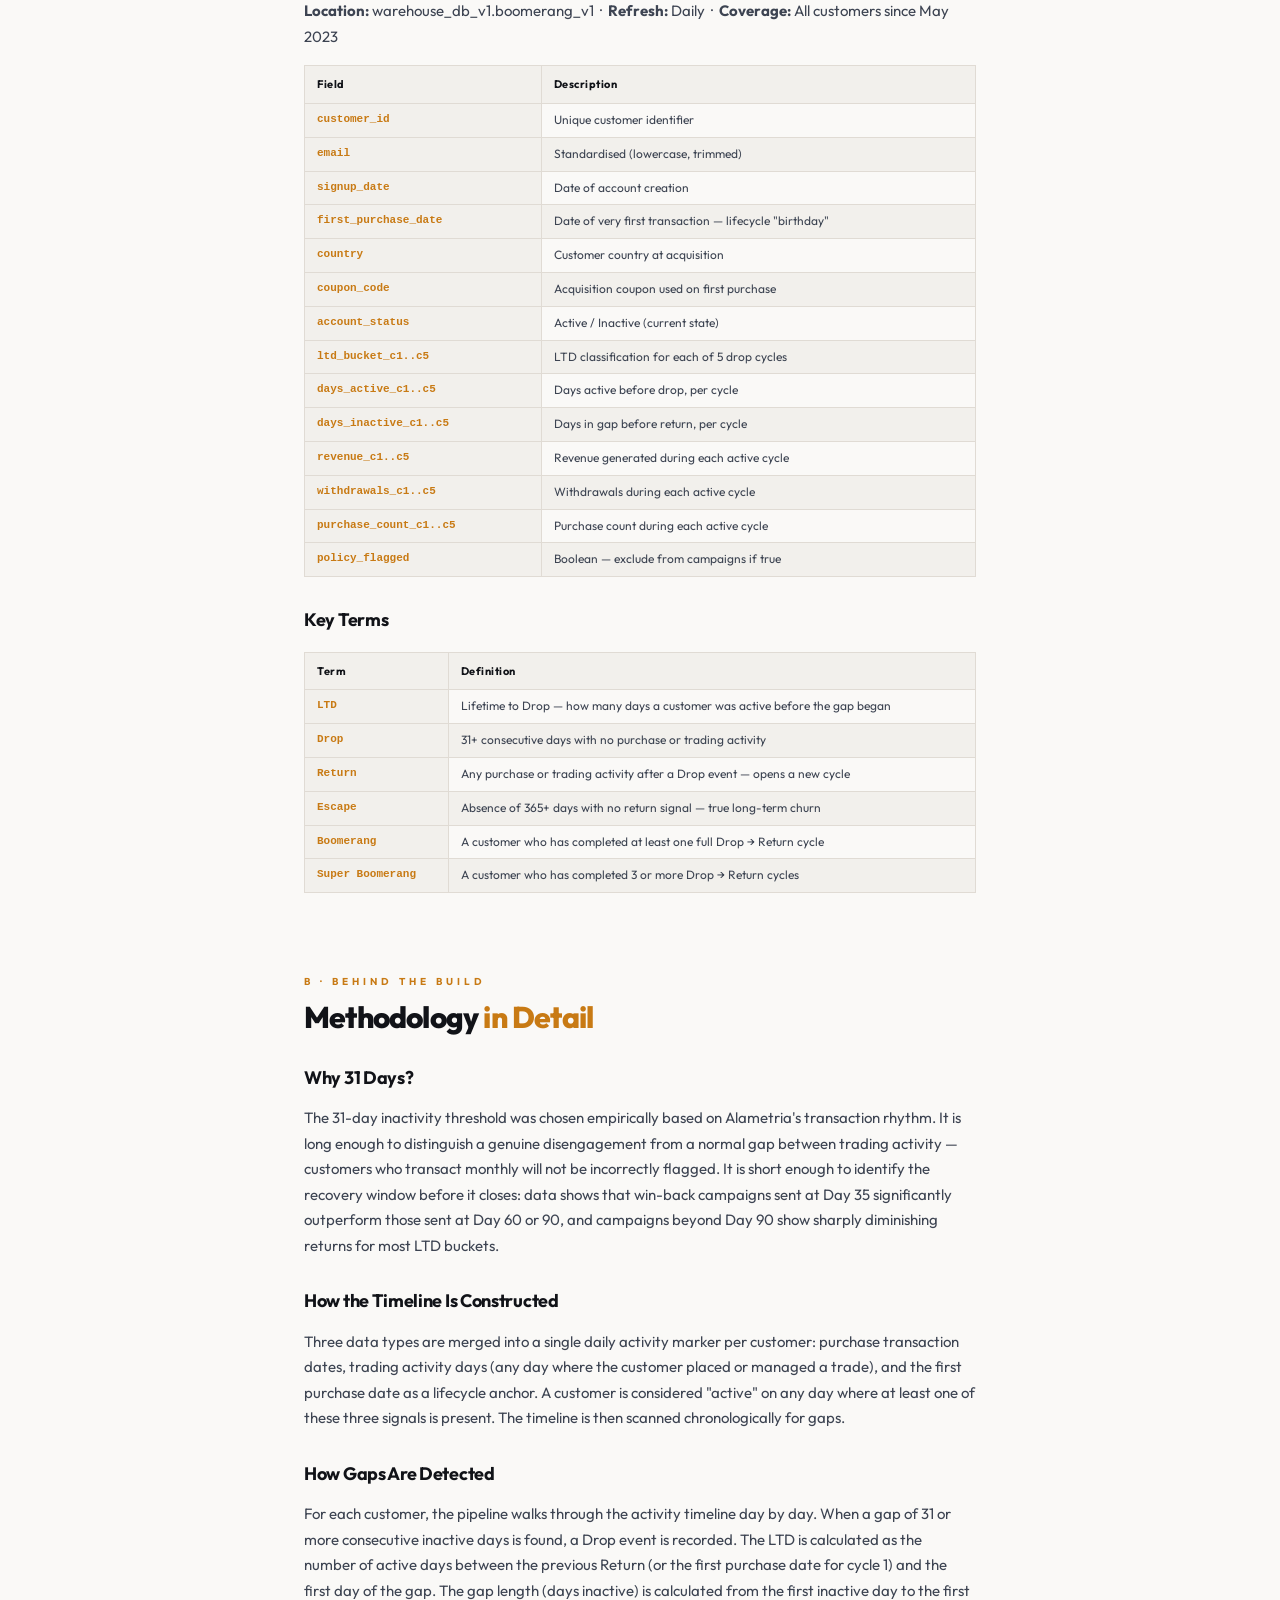
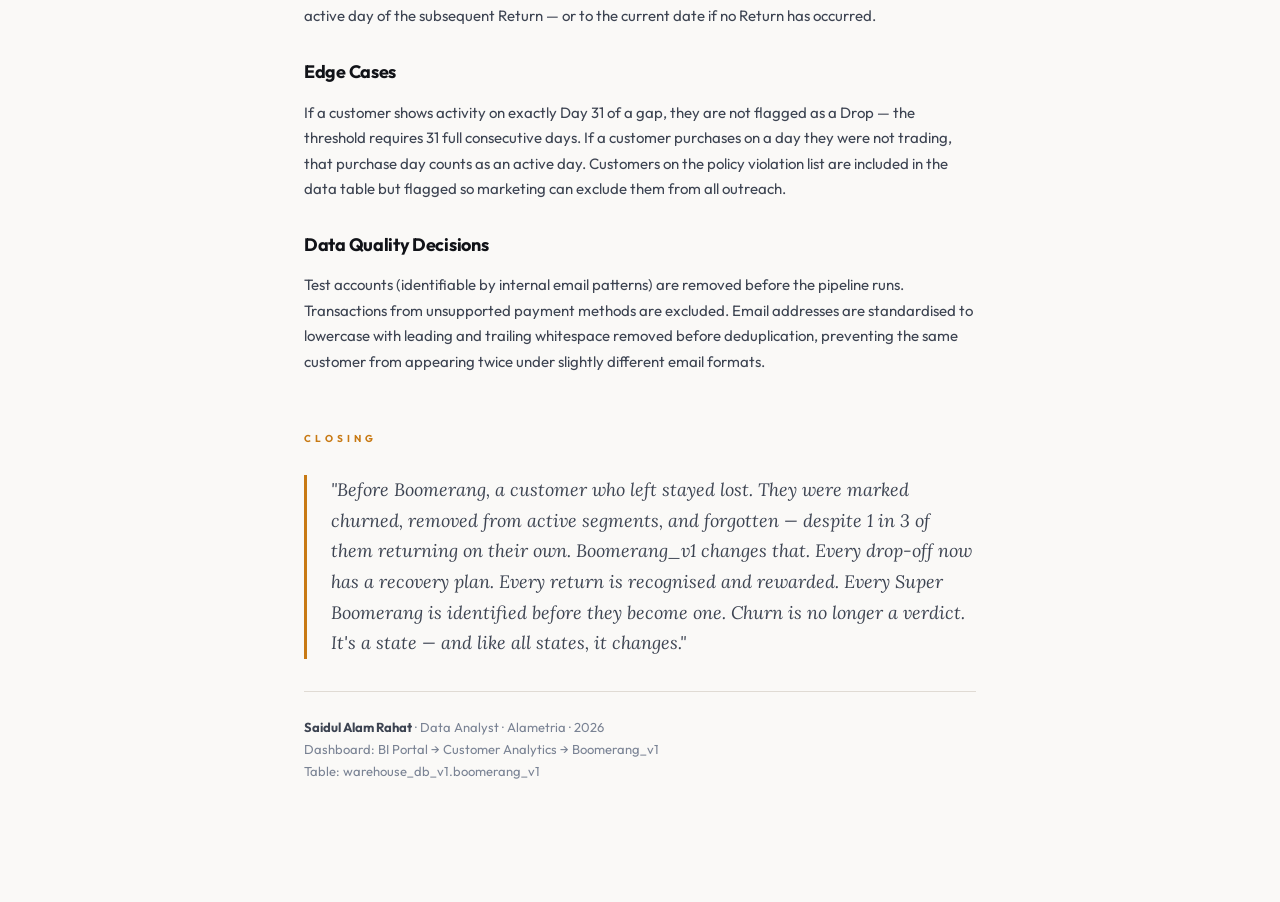
<file: case-studies/alametria-boomerang/boomerang-casestudy.html>
<!DOCTYPE html>
<html lang="en">
<head>
<meta charset="utf-8"/>
<title>Project Boomerang — Case Study · Alametria</title>
<meta name="viewport" content="width=device-width, initial-scale=1, viewport-fit=cover"/>
<meta property="og:title" content="Project Boomerang — Case Study · Alametria"/>
<meta property="og:description" content="1 in 3 customers who drop off come back. We built the system to predict, track, and act on every cycle — turning accidental returns into a $8.3M opportunity."/>
<meta property="og:type" content="article"/>
<meta property="og:image" content="https://saidulalam01.github.io/assets/og-image.png"/>
<meta name="twitter:card" content="summary_large_image"/>
<meta name="twitter:image" content="https://saidulalam01.github.io/assets/og-image.png"/>
<link rel="preconnect" href="https://fonts.googleapis.com"/>
<link href="https://fonts.googleapis.com/css2?family=Outfit:wght@300;400;500;600;700;800;900&family=Lora:ital,wght@0,400;0,600;1,400;1,600&display=swap" rel="stylesheet"/>
<style>
*{margin:0;padding:0;box-sizing:border-box;}
html{-webkit-text-size-adjust:100%;text-size-adjust:100%;}
:root{
  --ink:#111318; --ink2:#3d4452; --ink3:#7a8394;
  --bg:#faf9f7; --bg2:#f2f0ec; --bg3:#e8e4de;
  --gold:#c87a14; --gold2:#e8961a; --goldbg:rgba(200,122,20,0.07); --goldbr:rgba(200,122,20,0.2);
  --green:#0d7a55; --greenbg:rgba(13,122,85,0.07);
  --violet:#5b3db0; --vbg:rgba(91,61,176,0.07);
  --red:#b83232; --redbg:rgba(184,50,50,0.07); --redbr:rgba(184,50,50,0.2);
  --border:#e0dbd4; --max:720px;
}
body{background:var(--bg);color:var(--ink);font-family:'Outfit',sans-serif;line-height:1.7;font-size:16px;padding-left:env(safe-area-inset-left);padding-right:env(safe-area-inset-right);padding-bottom:env(safe-area-inset-bottom);}
@page{size:A4;margin:18mm 16mm;}
@media print{
  .no-print{display:none!important;}
  body{font-size:11.5px;line-height:1.55;-webkit-print-color-adjust:exact;print-color-adjust:exact;orphans:4;widows:4;}
  .body-wrap{max-width:100%;padding:0;}
  .cover{min-height:0!important;height:261mm!important;break-after:page;page-break-after:always;}
  .exec-summary{break-after:page;page-break-after:always;}
  .section{break-before:page;page-break-before:always;}
  .two-col{display:block!important;}
  .two-col > *{margin-bottom:12px;}
  .stat-boxes{display:block!important;}
  .stat-boxes > *{margin-bottom:10px;}
  h2{break-after:avoid;} h3{break-after:avoid;}
  .callout{break-inside:avoid;} .prob-card{break-inside:avoid;}
  table{break-inside:avoid;} tr{break-inside:avoid;}
}
/* LAYOUT */
.body-wrap{max-width:var(--max);margin:0 auto;padding:48px 24px 80px;}
/* COVER */
.cover{min-height:100vh;display:flex;flex-direction:column;justify-content:space-between;padding:60px 0 48px;}
.cover-top{}
.cover-tag{font-size:11px;font-weight:700;letter-spacing:4px;text-transform:uppercase;color:var(--gold);margin-bottom:28px;}
.cover-rule{width:56px;height:3px;background:linear-gradient(90deg,var(--gold),var(--gold2));border-radius:2px;margin-bottom:36px;}
.cover-title{font-size:56px;font-weight:900;line-height:1.04;letter-spacing:-2px;color:var(--ink);margin-bottom:20px;}
.cover-title span{color:var(--gold);}
.cover-sub{font-size:17px;color:var(--ink2);font-weight:400;line-height:1.55;max-width:520px;margin-bottom:36px;}
.cover-tagline{font-family:'Lora',serif;font-size:15px;font-style:italic;color:var(--ink3);border-left:3px solid var(--goldbr);padding-left:16px;line-height:1.6;max-width:480px;}
.cover-bottom{display:flex;justify-content:space-between;align-items:flex-end;}
.cover-meta{font-size:12px;color:var(--ink3);line-height:1.8;}
.cover-meta strong{color:var(--ink2);font-weight:700;}
.cover-badge{background:var(--ink);color:#fff;font-size:10px;font-weight:700;letter-spacing:3px;text-transform:uppercase;padding:8px 18px;border-radius:6px;}
/* EXEC SUMMARY */
.exec-summary{padding:48px 0 40px;}
.exec-label{font-size:10px;font-weight:700;letter-spacing:4px;text-transform:uppercase;color:var(--gold);margin-bottom:20px;}
.exec-title{font-size:28px;font-weight:800;letter-spacing:-0.8px;margin-bottom:24px;line-height:1.2;}
.exec-bullets{list-style:none;display:flex;flex-direction:column;gap:14px;margin-bottom:32px;}
.exec-bullets li{display:flex;gap:14px;font-size:15px;color:var(--ink2);line-height:1.5;}
.exec-bullets li::before{content:'→';color:var(--gold);font-weight:700;flex-shrink:0;margin-top:1px;}
.exec-stat-row{display:grid;grid-template-columns:1fr 1fr 1fr;gap:16px;}
.exec-stat{background:var(--bg2);border:1px solid var(--border);border-radius:12px;padding:20px 18px;text-align:center;}
.exec-stat-num{font-size:32px;font-weight:900;color:var(--gold);letter-spacing:-1px;line-height:1;}
.exec-stat-label{font-size:11px;color:var(--ink3);margin-top:6px;line-height:1.4;}
/* SECTIONS */
.section{padding:48px 0 16px;}
.sec-num{font-size:10px;font-weight:700;letter-spacing:4px;text-transform:uppercase;color:var(--gold);margin-bottom:10px;}
.sec-title{font-size:30px;font-weight:800;letter-spacing:-0.8px;margin-bottom:28px;line-height:1.15;}
.sec-title span{color:var(--gold);}
h3{font-size:18px;font-weight:700;margin:28px 0 12px;color:var(--ink);letter-spacing:-0.3px;}
h4{font-size:14px;font-weight:700;margin:20px 0 8px;color:var(--ink2);}
p{font-size:15px;color:var(--ink2);line-height:1.7;margin-bottom:14px;}
p:last-child{margin-bottom:0;}
/* PROBLEM CARDS */
.two-col{display:grid;grid-template-columns:1fr 1fr;gap:14px;margin:20px 0;}
.prob-card{background:var(--bg2);border:1px solid var(--border);border-left:3px solid var(--red);border-radius:10px;padding:18px 18px;}
.prob-card h4{font-size:13px;font-weight:700;color:var(--ink);margin:0 0 6px;}
.prob-card p{font-size:13px;color:var(--ink3);margin:0;line-height:1.5;}
/* CALLOUTS */
.callout{border-radius:10px;padding:16px 20px;margin:20px 0;border-left:3px solid;}
.callout p{font-size:14px;margin:0;line-height:1.6;}
.callout-gold{border-color:var(--goldbr);background:var(--goldbg);}
.callout-gold p{color:var(--ink2);}
.callout-gold strong{color:var(--gold);}
.callout-green{border-color:rgba(13,122,85,0.3);background:var(--greenbg);}
.callout-green p{color:var(--ink2);}
.callout-green strong{color:var(--green);}
.callout-violet{border-color:rgba(91,61,176,0.25);background:var(--vbg);}
.callout-violet p{color:var(--ink2);}
.callout-violet strong{color:var(--violet);}
.callout-red{border-color:var(--redbr);background:var(--redbg);}
.callout-red p{color:var(--ink2);}
.callout-red strong{color:var(--red);}
/* TREE */
.tree{border:1px solid var(--border);border-radius:10px;overflow:hidden;margin:20px 0;}
.tree-row{display:flex;align-items:center;gap:12px;padding:11px 16px;border-bottom:1px solid var(--border);background:var(--bg);}
.tree-row:last-child{border-bottom:none;}
.tree-row:first-child{background:var(--bg2);}
.tree-q{font-size:13px;color:var(--ink2);flex:1;}
.tree-arrow{font-size:12px;color:var(--ink3);}
.tree-tag{font-size:11px;font-weight:700;padding:3px 10px;border-radius:20px;white-space:nowrap;}
.tag-gold{background:var(--goldbg);color:var(--gold);border:1px solid var(--goldbr);}
.tag-orange{background:rgba(200,100,20,0.08);color:#b05010;border:1px solid rgba(200,100,20,0.2);}
.tag-green{background:var(--greenbg);color:var(--green);border:1px solid rgba(13,122,85,0.25);}
.tag-violet{background:var(--vbg);color:var(--violet);border:1px solid rgba(91,61,176,0.2);}
.tag-dim{background:var(--bg2);color:var(--ink3);border:1px solid var(--border);}
/* STATES TABLE */
.states-grid{display:grid;grid-template-columns:1fr 1fr 1fr;gap:14px;margin:20px 0;}
.state-card{border-radius:10px;padding:20px 18px;}
.state-card.drop{background:rgba(200,100,20,0.06);border:1px solid rgba(200,100,20,0.2);border-top:3px solid #b05010;}
.state-card.ret{background:var(--greenbg);border:1px solid rgba(13,122,85,0.2);border-top:3px solid var(--green);}
.state-card.escape{background:var(--vbg);border:1px solid rgba(91,61,176,0.2);border-top:3px solid var(--violet);}
.state-lbl{font-size:10px;font-weight:700;letter-spacing:3px;text-transform:uppercase;margin-bottom:6px;}
.state-lbl.drop{color:#b05010;} .state-lbl.ret{color:var(--green);} .state-lbl.escape{color:var(--violet);}
.state-title{font-size:15px;font-weight:800;color:var(--ink);margin-bottom:8px;}
.state-body{font-size:12px;color:var(--ink3);line-height:1.5;}
/* FRAMEWORK TABLE */
table{width:100%;border-collapse:collapse;margin:20px 0;font-size:13px;}
thead tr{background:var(--ink);color:#fff;}
thead th{padding:11px 14px;text-align:left;font-weight:700;font-size:11px;letter-spacing:0.5px;}
tbody tr{border-bottom:1px solid var(--border);}
tbody tr:last-child{border-bottom:none;}
tbody tr:nth-child(even){background:var(--bg2);}
tbody td{padding:10px 14px;color:var(--ink2);line-height:1.4;vertical-align:top;}
tbody td:first-child{font-weight:700;color:var(--ink);white-space:nowrap;}
/* IMPACT TABLE */
.impact-table{width:100%;border-collapse:collapse;margin:20px 0;font-size:13px;}
.impact-table thead tr{background:var(--ink);}
.impact-table thead th{padding:11px 14px;text-align:left;font-weight:700;font-size:11px;letter-spacing:0.5px;color:#fff;}
.impact-table tbody tr{border-bottom:1px solid var(--border);}
.impact-table tbody tr:last-child{border-bottom:2px solid var(--ink);font-weight:800;}
.impact-table tbody td{padding:10px 14px;color:var(--ink2);line-height:1.4;vertical-align:top;}
.impact-table tbody td.action{color:var(--ink);font-size:13px;}
.impact-table tbody td.impact{color:var(--gold);font-weight:700;white-space:nowrap;}
/* STAT BOXES */
.stat-boxes{display:grid;grid-template-columns:1fr 1fr 1fr;gap:14px;margin:24px 0;}
.stat-box{background:var(--bg2);border:1px solid var(--border);border-radius:10px;padding:20px 18px;text-align:center;}
.stat-box-num{font-size:30px;font-weight:900;color:var(--gold);letter-spacing:-1px;line-height:1;}
.stat-box-label{font-size:11px;color:var(--ink3);margin-top:6px;line-height:1.4;}
/* CYCLE TRACK */
.cycle-track{margin:20px 0;display:flex;flex-direction:column;gap:10px;}
.cycle-row{display:flex;align-items:center;gap:0;}
.cycle-lbl{font-size:11px;color:var(--ink3);font-weight:600;min-width:60px;flex-shrink:0;}
.cycle-seg{padding:6px 12px;font-size:11px;font-weight:700;border-radius:6px;}
.cycle-seg.active{background:var(--goldbg);color:var(--gold);border:1px solid var(--goldbr);}
.cycle-seg.gap{background:rgba(200,100,20,0.07);color:#b05010;border:1px solid rgba(200,100,20,0.2);}
.cycle-seg.back{background:var(--greenbg);color:var(--green);border:1px solid rgba(13,122,85,0.25);}
.cycle-seg.now{background:rgba(13,122,85,0.12);color:var(--green);border:1px solid rgba(13,122,85,0.35);font-weight:800;}
.cycle-arrow{color:var(--ink3);font-size:12px;padding:0 6px;flex-shrink:0;}
/* CHECKLIST */
.checklist{list-style:none;display:flex;flex-direction:column;gap:10px;margin:16px 0;}
.checklist li{display:flex;gap:10px;font-size:14px;color:var(--ink2);line-height:1.5;align-items:flex-start;}
.check-dot{width:18px;height:18px;border-radius:50%;background:var(--gold);display:flex;align-items:center;justify-content:center;flex-shrink:0;margin-top:1px;}
.check-dot svg{display:block;}
/* CLOSING */
.closing-wrap{padding:40px 0;}
.closing-quote{font-family:'Lora',serif;font-size:18px;font-style:italic;line-height:1.7;color:var(--ink2);border-left:3px solid var(--gold);padding-left:24px;margin:28px 0;}
.closing-sig{font-size:13px;color:var(--ink3);margin-top:32px;padding-top:24px;border-top:1px solid var(--border);}
.closing-sig strong{color:var(--ink2);}
/* APPENDIX */
.appendix-table{width:100%;border-collapse:collapse;margin:16px 0;font-size:12px;}
.appendix-table th{background:var(--bg2);padding:9px 12px;text-align:left;font-weight:700;font-size:11px;border:1px solid var(--border);color:var(--ink);}
.appendix-table td{padding:8px 12px;border:1px solid var(--border);color:var(--ink2);vertical-align:top;line-height:1.4;}
.appendix-table td:first-child{font-family:monospace;font-size:11px;color:var(--gold);white-space:nowrap;background:var(--bg2);}
/* DOC ACTION BAR */
.doc-bar{position:fixed;top:0;left:0;right:0;z-index:200;display:flex;align-items:center;justify-content:space-between;padding:10px 24px;padding-top:calc(10px + env(safe-area-inset-top));padding-left:calc(24px + env(safe-area-inset-left));padding-right:calc(24px + env(safe-area-inset-right));background:rgba(17,19,24,0.92);backdrop-filter:blur(12px);border-bottom:1px solid rgba(255,255,255,0.07);}
.doc-bar-back{display:flex;align-items:center;gap:7px;font-family:'Outfit',sans-serif;font-size:13px;font-weight:600;color:rgba(255,255,255,0.7);background:none;border:none;cursor:pointer;text-decoration:none;transition:color 0.2s;padding:0;}
.doc-bar-back:hover{color:#f0a830;}
.doc-bar-save{display:flex;align-items:center;gap:7px;font-family:'Outfit',sans-serif;font-size:12px;font-weight:700;letter-spacing:0.5px;color:#fff;background:#c87a14;border:none;padding:8px 18px;border-radius:8px;cursor:pointer;transition:background 0.2s;}
.doc-bar-save:hover{background:#e8961a;}
body{padding-top:52px;}

/* ── MOBILE RESPONSIVE ── */
@media (max-width: 768px) {
  /* Cover */
  .cover { padding: 40px 0 32px; }
  .cover-title { font-size: clamp(32px, 8vw, 44px); }
  .cover-sub { font-size: 15px; }
  .cover-bottom { flex-direction: column; align-items: flex-start; gap: 16px; }
  .cover-tagline { font-size: 14px; }

  /* Doc bar */
  .doc-bar { padding: 10px 12px; }
  .doc-bar-back { padding: 8px 0; min-height: 44px; display: flex; align-items: center; }
  .doc-bar-save { padding: 12px 18px; min-height: 44px; }

  /* Executive Summary */
  .exec-title { font-size: 22px; }
  .exec-stat-row { grid-template-columns: 1fr; }
  .exec-stat-num { font-size: 26px; }

  /* Body */
  .body-wrap { padding: 32px 16px 48px; }

  /* Sections */
  .sec-title { font-size: clamp(22px, 5vw, 28px); }

  /* Grids → single column */
  .two-col { grid-template-columns: 1fr; }
  .states-grid { grid-template-columns: 1fr; }
  .stat-boxes { grid-template-columns: 1fr; }

  /* Tables — horizontal scroll */
  table, .impact-table, .appendix-table {
    display: block;
    overflow-x: auto;
    -webkit-overflow-scrolling: touch;
  }
  tbody td:first-child { white-space: normal; }
  .appendix-table td:first-child { white-space: normal; }
  .impact-table td.impact { white-space: normal; }

  /* Closing */
  .closing-quote { font-size: 16px; padding-left: 16px; }

  /* Callouts */
  .callout { padding: 14px 16px; }

  /* Cycle track */
  .cycle-row { flex-wrap: wrap; gap: 4px; }
  .cycle-lbl { min-width: auto; width: 100%; }
  .cycle-seg { font-size: 10px; padding: 5px 8px; }

  /* Tree — prevent arrow orphaning at narrow widths */
  .tree-row { flex-wrap: wrap; gap: 6px; padding: 10px 12px; }
  .tree-q { min-width: 0; }
}

@media (max-width: 480px) {
  .body-wrap { padding: 24px 12px 40px; }
  .cover-title { font-size: 32px; }
  .exec-title { font-size: 20px; }
  .sec-title { font-size: 22px; }
  .stat-box-num { font-size: 24px; }
  .cover-tag { letter-spacing: 2px; font-size: 10px; }
  .callout { padding: 12px 12px; }
  /* Tree arrow orphan fix: hide standalone arrow, prepend to tag */
  .tree-arrow { display: none; }
  .tree-tag::before { content: '\2192\00a0'; font-weight: 400; }
  .tree-row:first-child .tree-tag::before { content: none; }
}

@media (max-height: 500px) and (orientation: landscape) {
  .cover { min-height: auto; padding: 32px 0 24px; }
}

/* ── TABLE SCROLL HINT ── */
.table-scroll-wrap{position:relative;}
.table-scroll-wrap::after{
  content:'';position:absolute;top:0;right:0;bottom:0;width:32px;
  background:linear-gradient(to left,var(--bg) 0%,transparent 100%);
  pointer-events:none;opacity:1;transition:opacity 0.3s;
}
.table-scroll-wrap.scrolled-end::after{opacity:0;}
</style>
</head>
<body>
<div class="doc-bar no-print">
  <button class="doc-bar-back" onclick="window.close()">
    <svg width="16" height="16" viewBox="0 0 24 24" fill="none" stroke="currentColor" stroke-width="2.5" stroke-linecap="round" stroke-linejoin="round"><path d="M19 12H5M12 5l-7 7 7 7"/></svg>
    Back to Portfolio
  </button>
  <button class="doc-bar-save" onclick="window.print()">
    <svg width="14" height="14" viewBox="0 0 24 24" fill="none" stroke="currentColor" stroke-width="2.5" stroke-linecap="round" stroke-linejoin="round"><path d="M21 15v4a2 2 0 0 1-2 2H5a2 2 0 0 1-2-2v-4"/><polyline points="7 10 12 15 17 10"/><line x1="12" y1="15" x2="12" y2="3"/></svg>
    Save as PDF
  </button>
</div>
<div class="body-wrap">

<!-- ══ COVER ══ -->
<div class="cover">
  <div class="cover-top">
    <div class="cover-tag">Alametria · Customer Lifecycle Intelligence</div>
    <div class="cover-rule"></div>
    <div class="cover-title">Project<br><span>Boomerang</span></div>
    <div class="cover-sub">Customer Lifecycle Analysis — Drop, Return &amp; Escape<br>Understanding How Customers Leave, Return, and Stay</div>
    <div class="cover-tagline">"1 in 3 customers who leave, come back. We built the system to find them first — and act before it happens by accident."</div>
  </div>
  <div class="cover-bottom">
    <div class="cover-meta">
      <strong>Analyst</strong> · Saidul Alam Rahat, Data Analyst<br>
      <strong>Platform</strong> · Alametria · Prop Trading<br>
      <strong>Year</strong> · 2026<br>
      <strong>Scope</strong> · 500,000 customers · 5-cycle tracking · Daily refresh
    </div>
    <div class="cover-badge">Case Study</div>
  </div>
</div>

<!-- ══ EXECUTIVE SUMMARY ══ -->
<div class="exec-summary">
  <div class="exec-label">Executive Summary</div>
  <div class="exec-title">What Boomerang Found — and What It Built</div>
  <ul class="exec-bullets">
    <li>500,000 customers tracked across up to 5 complete lifecycle cycles, with every drop-off classified by behavioral timing rather than a simple "churned" label</li>
    <li>1 in 3 customers who drop off return on their own — generating 30–35% of total annual revenue that was previously unattributed and unmeasured</li>
    <li>Return rates improve with each cycle: ~30% first return, ~38% second return, ~45%+ by cycle 3 — multi-return customers are the most loyal segment, not the most volatile</li>
    <li>$8.3M estimated annual opportunity across 5 data-driven interventions, from early engagement prompts to Super Boomerang VIP programs</li>
  </ul>
  <div class="exec-stat-row">
    <div class="exec-stat">
      <div class="exec-stat-num">~1 in 3</div>
      <div class="exec-stat-label">drop-offs return without any targeted campaign</div>
    </div>
    <div class="exec-stat">
      <div class="exec-stat-num">30–35%</div>
      <div class="exec-stat-label">of total revenue from returning customers</div>
    </div>
    <div class="exec-stat">
      <div class="exec-stat-num">$8.3M</div>
      <div class="exec-stat-label">estimated annual opportunity</div>
    </div>
  </div>
</div>

<!-- ══ 01 · THE CHALLENGE ══ -->
<div class="section">
  <div class="sec-num">01 · The Challenge</div>
  <div class="sec-title">Churn Was a <span>One-Way Door</span></div>

  <h3>The Story of Sarah</h3>
  <p>Imagine a customer who signed up last March. She made her first purchase, traded actively for about six weeks, and then — silence. No logins, no trades, no purchases for 45 days. In the old model, Sarah was marked as "churned" and moved to a suppression list. Lost cause. Campaign budget wasted on her.</p>
  <p>But here's what the data showed: Sarah came back. Two months later, she logged in, made another purchase, and started trading again. She wasn't gone — she was taking a break. And Sarah wasn't alone. Roughly 1 in 3 customers who "drop off" eventually return. We call them Boomerang customers.</p>
  <p>The problem wasn't that Sarah left. The problem was that we had no system to predict her drop, no tailored campaign to bring her back at the right moment, and no way to recognise her return as a meaningful behavioral event rather than a random fluke.</p>

  <div class="callout callout-red">
    <p><strong>The core failure:</strong> Every drop-off looked identical. A customer who'd been inactive for 2 days and one who'd been gone for 6 months received the same treatment — because we had no mechanism to tell them apart or act differently.</p>
  </div>

  <h3>Four Things That Were Broken</h3>
  <div class="two-col">
    <div class="prob-card">
      <h4>"Gone Forever" Assumption</h4>
      <p>Every inactive customer was marked churned and removed from active segments. No recovery model. 130,000 returns were happening invisibly — with zero credit going to any campaign.</p>
    </div>
    <div class="prob-card">
      <h4>Same Message, Every Segment</h4>
      <p>A 2-day dropout and a 6-month dropout received identical win-back emails. Timing was ignored. Cycle history was ignored. Context was ignored entirely.</p>
    </div>
    <div class="prob-card">
      <h4>No Early Warning System</h4>
      <p>Drop-offs were only visible after the 31-day mark. By the time the data showed a customer had dropped, the most effective intervention window had already closed.</p>
    </div>
    <div class="prob-card">
      <h4>Revenue Left Unmeasured</h4>
      <p>With no lifecycle tracking, nobody knew that returning customers were already generating 30–35% of total annual revenue. That revenue had no source attribution — it was invisible.</p>
    </div>
  </div>
</div>

<!-- ══ 02 · METHODOLOGY ══ -->
<div class="section">
  <div class="sec-num">02 · Methodology</div>
  <div class="sec-title">How the <span>Pipeline Works</span></div>

  <p>Boomerang_v1 pulls from three data sources and merges them into a single unified timeline per customer. The pipeline runs daily, so the output table is always current.</p>

  <h3>The Six-Step Pipeline</h3>
  <h4>Step 1 — Clean the Data</h4>
  <p>Standardise all email addresses (lowercase, trim whitespace). Keep only valid transactions from approved payment methods. Remove test accounts and policy-flagged customers.</p>

  <h4>Step 2 — Find Each Customer's Starting Point</h4>
  <p>For every customer: identify their first purchase date (their "birthday" on the platform), which coupon brought them in, and what country they're from. This anchors the entire lifecycle.</p>

  <h4>Step 3 — Build a Unified Activity Timeline</h4>
  <p>Combine purchase dates and trading activity days into a single chronological timeline. This gives a complete picture of when the customer was genuinely active — not just when they transacted.</p>

  <h4>Step 4 — Detect Gaps of 31+ Days</h4>
  <p>Scan the timeline for consecutive periods of 31 or more days with no activity. Each such gap is one Drop event. The 31-day threshold was empirically derived — long enough to confirm real disengagement, short enough to act before the recovery window closes.</p>

  <h4>Step 5 — Classify Each Drop by LTD Bucket</h4>
  <p>For each Drop event, calculate how long the customer was active before the gap began. This "Lifetime to Drop" (LTD) value determines which bucket the customer falls into:</p>

  <div class="tree">
    <div class="tree-row">
      <div class="tree-q" style="font-weight:700;color:var(--ink);">How long was the customer active before dropping?</div>
      <div class="tree-arrow"></div>
      <div class="tree-tag tag-dim">LTD Bucket</div>
    </div>
    <div class="tree-row">
      <div class="tree-q">0–45 days active before drop</div>
      <div class="tree-arrow">→</div>
      <div class="tree-tag tag-orange">LTD45d · Early Drop</div>
    </div>
    <div class="tree-row">
      <div class="tree-q">46–90 days active before drop</div>
      <div class="tree-arrow">→</div>
      <div class="tree-tag tag-dim">LTD90d · Short-Term</div>
    </div>
    <div class="tree-row">
      <div class="tree-q">91–180 days active before drop</div>
      <div class="tree-arrow">→</div>
      <div class="tree-tag tag-dim">LTD180d · Mid-Term</div>
    </div>
    <div class="tree-row">
      <div class="tree-q">181–300 days active before drop</div>
      <div class="tree-arrow">→</div>
      <div class="tree-tag tag-gold">LTD300d · Long-Term</div>
    </div>
    <div class="tree-row">
      <div class="tree-q">300+ days active before drop</div>
      <div class="tree-arrow">→</div>
      <div class="tree-tag tag-green">LTD300d+ · Power User</div>
    </div>
  </div>

  <div class="callout callout-gold">
    <p><strong>Why LTD matters:</strong> The bucket tells us who the customer was before they left — not just that they left. An LTD300d+ dropout receives a completely different win-back approach, message, and offer than an LTD45d who never fully onboarded.</p>
  </div>

  <h4>Step 6 — Track Returns and Open New Cycles</h4>
  <p>When a customer re-engages after a Drop (makes a purchase or resumes trading), a Return event is logged and a new cycle opens. Each cycle tracks its own LTD bucket, days active, days inactive, revenue, withdrawals, and purchase count. Up to 5 complete cycles are tracked per customer.</p>
</div>

<!-- ══ 03 · THE FRAMEWORK ══ -->
<div class="section">
  <div class="sec-num">03 · The Framework</div>
  <div class="sec-title">Drop + Return + <span>Escape</span></div>

  <p>Every customer at any point in time exists in one of three states. The Boomerang framework tracks movement between them continuously.</p>

  <div class="states-grid">
    <div class="state-card drop">
      <div class="state-lbl drop">State · Drop</div>
      <div class="state-title">The Gap</div>
      <div class="state-body">31+ consecutive days with no purchase or trading activity. Customer enters the recovery window. Not gone — just absent. A Drop is not a verdict.</div>
    </div>
    <div class="state-card ret">
      <div class="state-lbl ret">State · Return</div>
      <div class="state-title">The Boomerang</div>
      <div class="state-body">Customer re-engages after a Drop. Makes a purchase or resumes trading. Every return opens a new cycle with its own complete data record.</div>
    </div>
    <div class="state-card escape">
      <div class="state-lbl escape">State · Escape</div>
      <div class="state-title">True Churn</div>
      <div class="state-body">Extended absence of 365+ days with no return signal. Tracked separately from active drops to avoid campaign spend on customers who are genuinely gone.</div>
    </div>
  </div>

  <div class="callout callout-violet">
    <p><strong>Key principle:</strong> Boomerang_v1 does not label a customer as "churned" permanently. Every Drop is a state — not a verdict. The distinction between Drop and Escape is what enables targeted win-back campaigns without wasted spend.</p>
  </div>

  <h3>The State Transition Table</h3>
  <table>
    <thead><tr><th>State</th><th>Trigger</th><th>What It Means</th><th>Response</th></tr></thead>
    <tbody>
      <tr><td>DROP</td><td>31 consecutive days no activity</td><td>Customer has entered a gap — may or may not return</td><td>Enter win-back sequence at Day 35, 60, 90</td></tr>
      <tr><td>RETURN</td><td>Any purchase or trading activity after DROP</td><td>Boomerang event — new cycle begins immediately</td><td>Recognise return, trigger loyalty hook</td></tr>
      <tr><td>ESCAPE</td><td>Absence of 365+ days, no return signal</td><td>True churn — distinct from active Drop state</td><td>Lower-frequency, lower-cost re-engagement only</td></tr>
    </tbody>
  </table>

  <h3>5-Cycle Tracking</h3>
  <p>Customers don't just drop once. Some drop and return multiple times. Boomerang tracks up to 5 complete cycles per customer, with each cycle storing independent metrics. A "Super Boomerang" customer who completes five cycles is not a churn risk — they are demonstrating the most consistent loyalty pattern on the platform.</p>
</div>

<!-- ══ 04 · CRITICAL INSIGHT ══ -->
<div class="section">
  <div class="sec-num">04 · The Critical Insight</div>
  <div class="sec-title">Return Rates Get <span>Better, Not Worse</span></div>

  <p>Most churn frameworks assume that the longer a customer has been gone, the less likely they are to come back. And that customers who have churned once are inherently less reliable than customers who haven't. Boomerang data shows the opposite on both counts.</p>

  <h3>Return Rates by Cycle</h3>
  <table>
    <thead><tr><th>Cycle</th><th>Drop Occurrence</th><th>Return Rate</th><th>What It Means</th></tr></thead>
    <tbody>
      <tr><td>1st Drop</td><td>~400,000 customers</td><td>~30%</td><td>Baseline boomerang rate — 1 in 3 come back naturally</td></tr>
      <tr><td>2nd Drop</td><td>~100,000 customers</td><td>~38%</td><td>Return rate improves — these customers know the platform</td></tr>
      <tr><td>3rd Drop</td><td>~35,000 customers</td><td>~45%+</td><td>More likely to return than a first-timer was</td></tr>
    </tbody>
  </table>

  <div class="callout callout-green">
    <p><strong>The counterintuitive finding:</strong> Customers who return once are not marginal users. They're demonstrating a pattern of loyalty that compounds. A customer on their third return cycle is more likely to come back again than a brand-new customer who has just dropped for the first time.</p>
  </div>

  <h3>The Super Boomerang Pattern</h3>
  <p>Customers who complete multiple cycles show a consistent pattern: active periods get longer, and gaps between cycles get shorter. This is not volatility — it is a recognisable loyalty rhythm that the platform had never previously identified or rewarded.</p>

  <div class="cycle-track">
    <div class="cycle-row">
      <div class="cycle-lbl">Cycle 1</div>
      <div class="cycle-seg active">Active 60d</div>
      <div class="cycle-arrow">→</div>
      <div class="cycle-seg gap">Gap 45d</div>
      <div class="cycle-arrow">→</div>
      <div class="cycle-seg back">Returned</div>
    </div>
    <div class="cycle-row">
      <div class="cycle-lbl">Cycle 2</div>
      <div class="cycle-seg active">Active 90d</div>
      <div class="cycle-arrow">→</div>
      <div class="cycle-seg gap">Gap 30d</div>
      <div class="cycle-arrow">→</div>
      <div class="cycle-seg back">Returned</div>
    </div>
    <div class="cycle-row">
      <div class="cycle-lbl">Cycle 3</div>
      <div class="cycle-seg active">Active 120d</div>
      <div class="cycle-arrow">→</div>
      <div class="cycle-seg gap">Gap 22d</div>
      <div class="cycle-arrow">→</div>
      <div class="cycle-seg now">Currently Active ✓</div>
    </div>
  </div>

  <div class="callout callout-violet">
    <p><strong>The mistake was treating a returning customer like a new one.</strong> They already know the platform. They've already passed the onboarding friction point. The right intervention for a 3rd-cycle returnee is a loyalty reward — not a welcome email.</p>
  </div>
</div>

<!-- ══ 05 · KEY FINDINGS ══ -->
<div class="section">
  <div class="sec-num">05 · Key Findings</div>
  <div class="sec-title">Four Things We <span>Didn't Know Before</span></div>

  <h3>Finding 1 — The 45-Day Critical Window</h3>
  <p>The largest single LTD bucket is LTD45d. Customers who drop before Day 45 never fully onboarded — they made a purchase (or a few), encountered friction, and left before establishing a rhythm. They are the most numerous group, the hardest to win back (low engagement history means low platform attachment), and — crucially — the most preventable.</p>
  <div class="callout callout-gold">
    <p>If a customer is still active at Day 45, their likelihood of becoming a long-term retained user increases significantly. The first six weeks are make-or-break. Interventions at Day 14, 21, and 30 target this window before the drop occurs — not after.</p>
  </div>

  <h3>Finding 2 — Returning Customers Are Not Higher Risk</h3>
  <p>The withdrawal-to-revenue ratio holds steady at 52–54% across all lifecycle stages — including customers on their 4th or 5th return cycle. A returning customer behaves financially identically to a new customer. This finding directly eliminates the business justification for applying premium restrictions or reduced offers to win-back customers.</p>
  <div class="callout callout-green">
    <p><strong>Policy implication:</strong> There is no financial risk argument for treating returning customers differently from new customers. Removing offer restrictions for this segment unlocks a conversion improvement with no corresponding increase in withdrawal exposure.</p>
  </div>

  <h3>Finding 3 — The Revenue Reality</h3>
  <p>30–35% of total annual revenue already comes from returning customers. This was entirely invisible before Boomerang. Every campaign budget that ignored returnees was leaving a third of revenue unattributed — and therefore unoptimised. The platform's retention performance was being systematically underreported.</p>

  <h3>Finding 4 — Promo Codes Drive Real Returns</h3>
  <p>Approximately 42% of returning customers used a promo code for their comeback purchase. Win-back campaigns work — but only when the campaign reaches the right customer at the right timing relative to their LTD bucket, not when sent as a blanket email to every inactive address on a list.</p>
</div>

<!-- ══ 06 · RESULTS ══ -->
<div class="section">
  <div class="sec-num">06 · The Opportunity</div>
  <div class="sec-title">$8.3M in <span>Estimated Annual Impact</span></div>

  <p style="font-size:13px;color:var(--ink3);font-style:italic;margin-bottom:20px;">The following represents estimated annual impact based on Alametria's transaction volume and average order value baseline. All figures are projections derived from behavioral modeling, not measured actuals.</p>

  <table class="impact-table">
    <thead><tr><th>Action</th><th>Mechanism</th><th>Est. Metric Change</th><th>Est. Annual Impact</th></tr></thead>
    <tbody>
      <tr>
        <td class="action">Engagement prompts at Day 14, 21, and 30</td>
        <td>Reach at-risk customers before the 31-day drop threshold</td>
        <td>−18% early churn</td>
        <td class="impact">$2.8M/yr retained</td>
      </tr>
      <tr>
        <td class="action">Targeted win-back campaigns at Day 35, 60, and 90</td>
        <td>Timing-based outreach segmented by LTD bucket</td>
        <td>+12% return rate</td>
        <td class="impact">$3.1M/yr recovered</td>
      </tr>
      <tr>
        <td class="action">Multi-return loyalty program for 2+ cycle customers</td>
        <td>Recognise and reward Boomerang customers explicitly</td>
        <td>+22% multi-cycle LTV</td>
        <td class="impact">$1.6M/yr</td>
      </tr>
      <tr>
        <td class="action">Remove offer restrictions for returning customers</td>
        <td>52–54% withdrawal stability proven across all stages</td>
        <td>+9% conversion</td>
        <td class="impact">$0.5M/yr</td>
      </tr>
      <tr>
        <td class="action">Super Boomerang VIP identification and treatment</td>
        <td>Dedicated programme for 3+ cycle customers</td>
        <td>+31% 3rd-cycle retention</td>
        <td class="impact">$0.3M/yr</td>
      </tr>
      <tr>
        <td style="font-weight:800;color:var(--ink);">Total Estimated Opportunity</td>
        <td></td>
        <td></td>
        <td class="impact" style="font-size:15px;">~$8.3M/yr</td>
      </tr>
    </tbody>
  </table>

  <div class="stat-boxes">
    <div class="stat-box">
      <div class="stat-box-num">$8.3M</div>
      <div class="stat-box-label">Estimated annual opportunity across 5 interventions</div>
    </div>
    <div class="stat-box">
      <div class="stat-box-num">30–35%</div>
      <div class="stat-box-label">Revenue from returnees — unmeasured before Boomerang</div>
    </div>
    <div class="stat-box">
      <div class="stat-box-num">~1 in 3</div>
      <div class="stat-box-label">Drop-offs that return without any targeted campaign</div>
    </div>
  </div>
</div>

<!-- ══ 07 · ORGANISATIONAL IMPACT ══ -->
<div class="section">
  <div class="sec-num">07 · Organisational Impact</div>
  <div class="sec-title">One System. <span>Four Teams.</span></div>

  <h3>Marketing</h3>
  <ul class="checklist">
    <li><div class="check-dot"><svg width="9" height="9" viewBox="0 0 24 24" fill="none" stroke="#fff" stroke-width="3.5" stroke-linecap="round" stroke-linejoin="round"><path d="M5 13l4 4L19 7"/></svg></div>Filter customers by LTD bucket to build precision win-back sequences rather than blanket campaigns</li>
    <li><div class="check-dot"><svg width="9" height="9" viewBox="0 0 24 24" fill="none" stroke="#fff" stroke-width="3.5" stroke-linecap="round" stroke-linejoin="round"><path d="M5 13l4 4L19 7"/></svg></div>Identify which promo codes are driving genuine returns vs. one-time price-sensitive visits</li>
    <li><div class="check-dot"><svg width="9" height="9" viewBox="0 0 24 24" fill="none" stroke="#fff" stroke-width="3.5" stroke-linecap="round" stroke-linejoin="round"><path d="M5 13l4 4L19 7"/></svg></div>Build a dedicated loyalty program for multi-return (Boomerang) customers with increasing rewards per cycle</li>
  </ul>

  <h3>Analytics</h3>
  <ul class="checklist">
    <li><div class="check-dot"><svg width="9" height="9" viewBox="0 0 24 24" fill="none" stroke="#fff" stroke-width="3.5" stroke-linecap="round" stroke-linejoin="round"><path d="M5 13l4 4L19 7"/></svg></div>Run cohort analysis by first purchase month to track retention curve performance over time</li>
    <li><div class="check-dot"><svg width="9" height="9" viewBox="0 0 24 24" fill="none" stroke="#fff" stroke-width="3.5" stroke-linecap="round" stroke-linejoin="round"><path d="M5 13l4 4L19 7"/></svg></div>Measure win-back campaign ROI by LTD bucket to identify which segments respond best</li>
    <li><div class="check-dot"><svg width="9" height="9" viewBox="0 0 24 24" fill="none" stroke="#fff" stroke-width="3.5" stroke-linecap="round" stroke-linejoin="round"><path d="M5 13l4 4L19 7"/></svg></div>Build a churn propensity score using cycle 1 behavioural data to predict future drops before they happen</li>
  </ul>

  <h3>Product</h3>
  <ul class="checklist">
    <li><div class="check-dot"><svg width="9" height="9" viewBox="0 0 24 24" fill="none" stroke="#fff" stroke-width="3.5" stroke-linecap="round" stroke-linejoin="round"><path d="M5 13l4 4L19 7"/></svg></div>Identify exactly where in the first 45 days customers disengage — and what feature or friction causes it</li>
    <li><div class="check-dot"><svg width="9" height="9" viewBox="0 0 24 24" fill="none" stroke="#fff" stroke-width="3.5" stroke-linecap="round" stroke-linejoin="round"><path d="M5 13l4 4L19 7"/></svg></div>Map the complete Super Boomerang journey to understand what the most loyal customers have in common</li>
    <li><div class="check-dot"><svg width="9" height="9" viewBox="0 0 24 24" fill="none" stroke="#fff" stroke-width="3.5" stroke-linecap="round" stroke-linejoin="round"><path d="M5 13l4 4L19 7"/></svg></div>Prioritise product improvements against which LTD bucket they would most impact</li>
  </ul>

  <h3>Risk &amp; Finance</h3>
  <ul class="checklist">
    <li><div class="check-dot"><svg width="9" height="9" viewBox="0 0 24 24" fill="none" stroke="#fff" stroke-width="3.5" stroke-linecap="round" stroke-linejoin="round"><path d="M5 13l4 4L19 7"/></svg></div>Confirm the 52–54% withdrawal stability finding to remove risk premiums on returning customer offers</li>
    <li><div class="check-dot"><svg width="9" height="9" viewBox="0 0 24 24" fill="none" stroke="#fff" stroke-width="3.5" stroke-linecap="round" stroke-linejoin="round"><path d="M5 13l4 4L19 7"/></svg></div>Use LTD bucket data to improve revenue forecasting — returnee revenue is now a measurable, predictable line item</li>
    <li><div class="check-dot"><svg width="9" height="9" viewBox="0 0 24 24" fill="none" stroke="#fff" stroke-width="3.5" stroke-linecap="round" stroke-linejoin="round"><path d="M5 13l4 4L19 7"/></svg></div>Assess whether multi-cycle customers represent a concentration risk or a diversification of revenue</li>
  </ul>
</div>

<!-- ══ 08 · SCALABILITY ══ -->
<div class="section">
  <div class="sec-num">08 · Scalability</div>
  <div class="sec-title">Built Once. <span>Grows With the Business.</span></div>

  <p>The Boomerang_v1 framework is not a one-time analysis. It is a living system designed to scale as the business grows and as the data matures.</p>

  <ul class="checklist">
    <li><div class="check-dot"><svg width="9" height="9" viewBox="0 0 24 24" fill="none" stroke="#fff" stroke-width="3.5" stroke-linecap="round" stroke-linejoin="round"><path d="M5 13l4 4L19 7"/></svg></div><strong>Applicable to any product line</strong> with repeat-purchase or repeat-engagement behaviour — not limited to the current challenge account model</li>
    <li><div class="check-dot"><svg width="9" height="9" viewBox="0 0 24 24" fill="none" stroke="#fff" stroke-width="3.5" stroke-linecap="round" stroke-linejoin="round"><path d="M5 13l4 4L19 7"/></svg></div><strong>Cycle count can extend beyond 5</strong> as the customer base matures and multi-return behaviour becomes more common</li>
    <li><div class="check-dot"><svg width="9" height="9" viewBox="0 0 24 24" fill="none" stroke="#fff" stroke-width="3.5" stroke-linecap="round" stroke-linejoin="round"><path d="M5 13l4 4L19 7"/></svg></div><strong>LTD buckets can be recalibrated</strong> if the empirical 31-day threshold shifts as product cadence changes</li>
    <li><div class="check-dot"><svg width="9" height="9" viewBox="0 0 24 24" fill="none" stroke="#fff" stroke-width="3.5" stroke-linecap="round" stroke-linejoin="round"><path d="M5 13l4 4L19 7"/></svg></div><strong>Propensity scoring</strong> can be layered on top — using cycle 1 LTD bucket and activity patterns to predict future drops before they happen</li>
    <li><div class="check-dot"><svg width="9" height="9" viewBox="0 0 24 24" fill="none" stroke="#fff" stroke-width="3.5" stroke-linecap="round" stroke-linejoin="round"><path d="M5 13l4 4L19 7"/></svg></div><strong>Regional segmentation</strong> (country-level LTD analysis) can be added as a second dimension once the base model is fully embedded</li>
  </ul>
</div>

<!-- ══ APPENDIX A ══ -->
<div class="section">
  <div class="sec-num">A · Data Reference</div>
  <div class="sec-title">Table Schema &amp; <span>Key Terms</span></div>

  <h3>Output Table</h3>
  <p><strong>Location:</strong> warehouse_db_v1.boomerang_v1 &nbsp;·&nbsp; <strong>Refresh:</strong> Daily &nbsp;·&nbsp; <strong>Coverage:</strong> All customers since May 2023</p>

  <table class="appendix-table">
    <thead><tr><th>Field</th><th>Description</th></tr></thead>
    <tbody>
      <tr><td>customer_id</td><td>Unique customer identifier</td></tr>
      <tr><td>email</td><td>Standardised (lowercase, trimmed)</td></tr>
      <tr><td>signup_date</td><td>Date of account creation</td></tr>
      <tr><td>first_purchase_date</td><td>Date of very first transaction — lifecycle "birthday"</td></tr>
      <tr><td>country</td><td>Customer country at acquisition</td></tr>
      <tr><td>coupon_code</td><td>Acquisition coupon used on first purchase</td></tr>
      <tr><td>account_status</td><td>Active / Inactive (current state)</td></tr>
      <tr><td>ltd_bucket_c1..c5</td><td>LTD classification for each of 5 drop cycles</td></tr>
      <tr><td>days_active_c1..c5</td><td>Days active before drop, per cycle</td></tr>
      <tr><td>days_inactive_c1..c5</td><td>Days in gap before return, per cycle</td></tr>
      <tr><td>revenue_c1..c5</td><td>Revenue generated during each active cycle</td></tr>
      <tr><td>withdrawals_c1..c5</td><td>Withdrawals during each active cycle</td></tr>
      <tr><td>purchase_count_c1..c5</td><td>Purchase count during each active cycle</td></tr>
      <tr><td>policy_flagged</td><td>Boolean — exclude from campaigns if true</td></tr>
    </tbody>
  </table>

  <h3>Key Terms</h3>
  <table class="appendix-table">
    <thead><tr><th>Term</th><th>Definition</th></tr></thead>
    <tbody>
      <tr><td>LTD</td><td>Lifetime to Drop — how many days a customer was active before the gap began</td></tr>
      <tr><td>Drop</td><td>31+ consecutive days with no purchase or trading activity</td></tr>
      <tr><td>Return</td><td>Any purchase or trading activity after a Drop event — opens a new cycle</td></tr>
      <tr><td>Escape</td><td>Absence of 365+ days with no return signal — true long-term churn</td></tr>
      <tr><td>Boomerang</td><td>A customer who has completed at least one full Drop → Return cycle</td></tr>
      <tr><td>Super Boomerang</td><td>A customer who has completed 3 or more Drop → Return cycles</td></tr>
    </tbody>
  </table>
</div>

<!-- ══ APPENDIX B ══ -->
<div class="section">
  <div class="sec-num">B · Behind the Build</div>
  <div class="sec-title">Methodology <span>in Detail</span></div>

  <h3>Why 31 Days?</h3>
  <p>The 31-day inactivity threshold was chosen empirically based on Alametria's transaction rhythm. It is long enough to distinguish a genuine disengagement from a normal gap between trading activity — customers who transact monthly will not be incorrectly flagged. It is short enough to identify the recovery window before it closes: data shows that win-back campaigns sent at Day 35 significantly outperform those sent at Day 60 or 90, and campaigns beyond Day 90 show sharply diminishing returns for most LTD buckets.</p>

  <h3>How the Timeline Is Constructed</h3>
  <p>Three data types are merged into a single daily activity marker per customer: purchase transaction dates, trading activity days (any day where the customer placed or managed a trade), and the first purchase date as a lifecycle anchor. A customer is considered "active" on any day where at least one of these three signals is present. The timeline is then scanned chronologically for gaps.</p>

  <h3>How Gaps Are Detected</h3>
  <p>For each customer, the pipeline walks through the activity timeline day by day. When a gap of 31 or more consecutive inactive days is found, a Drop event is recorded. The LTD is calculated as the number of active days between the previous Return (or the first purchase date for cycle 1) and the first day of the gap. The gap length (days inactive) is calculated from the first inactive day to the first active day of the subsequent Return — or to the current date if no Return has occurred.</p>

  <h3>Edge Cases</h3>
  <p>If a customer shows activity on exactly Day 31 of a gap, they are not flagged as a Drop — the threshold requires 31 full consecutive days. If a customer purchases on a day they were not trading, that purchase day counts as an active day. Customers on the policy violation list are included in the data table but flagged so marketing can exclude them from all outreach.</p>

  <h3>Data Quality Decisions</h3>
  <p>Test accounts (identifiable by internal email patterns) are removed before the pipeline runs. Transactions from unsupported payment methods are excluded. Email addresses are standardised to lowercase with leading and trailing whitespace removed before deduplication, preventing the same customer from appearing twice under slightly different email formats.</p>
</div>

<!-- ══ CLOSING ══ -->
<div class="closing-wrap">
  <div class="sec-num">Closing</div>
  <div class="closing-quote">
    "Before Boomerang, a customer who left stayed lost. They were marked churned, removed from active segments, and forgotten — despite 1 in 3 of them returning on their own. Boomerang_v1 changes that. Every drop-off now has a recovery plan. Every return is recognised and rewarded. Every Super Boomerang is identified before they become one. Churn is no longer a verdict. It's a state — and like all states, it changes."
  </div>
  <div class="closing-sig">
    <strong>Saidul Alam Rahat</strong> · Data Analyst · Alametria · 2026<br>
    Dashboard: BI Portal → Customer Analytics → Boomerang_v1<br>
    Table: warehouse_db_v1.boomerang_v1
  </div>
</div>

</div><!-- body-wrap -->
<script>
/* Table scroll hint: wrap scrollable tables and toggle gradient */
document.querySelectorAll('table,.impact-table,.appendix-table').forEach(function(tbl){
  if(tbl.parentElement.classList.contains('table-scroll-wrap')) return;
  var wrap=document.createElement('div');
  wrap.className='table-scroll-wrap';
  tbl.parentNode.insertBefore(wrap,tbl);
  wrap.appendChild(tbl);
  function check(){
    var atEnd=tbl.scrollLeft+tbl.clientWidth>=tbl.scrollWidth-2;
    wrap.classList.toggle('scrolled-end',atEnd||tbl.scrollWidth<=tbl.clientWidth);
  }
  tbl.addEventListener('scroll',check,{passive:true});
  window.addEventListener('resize',check,{passive:true});
  check();
});
</script>
</body>
</html>
</file>
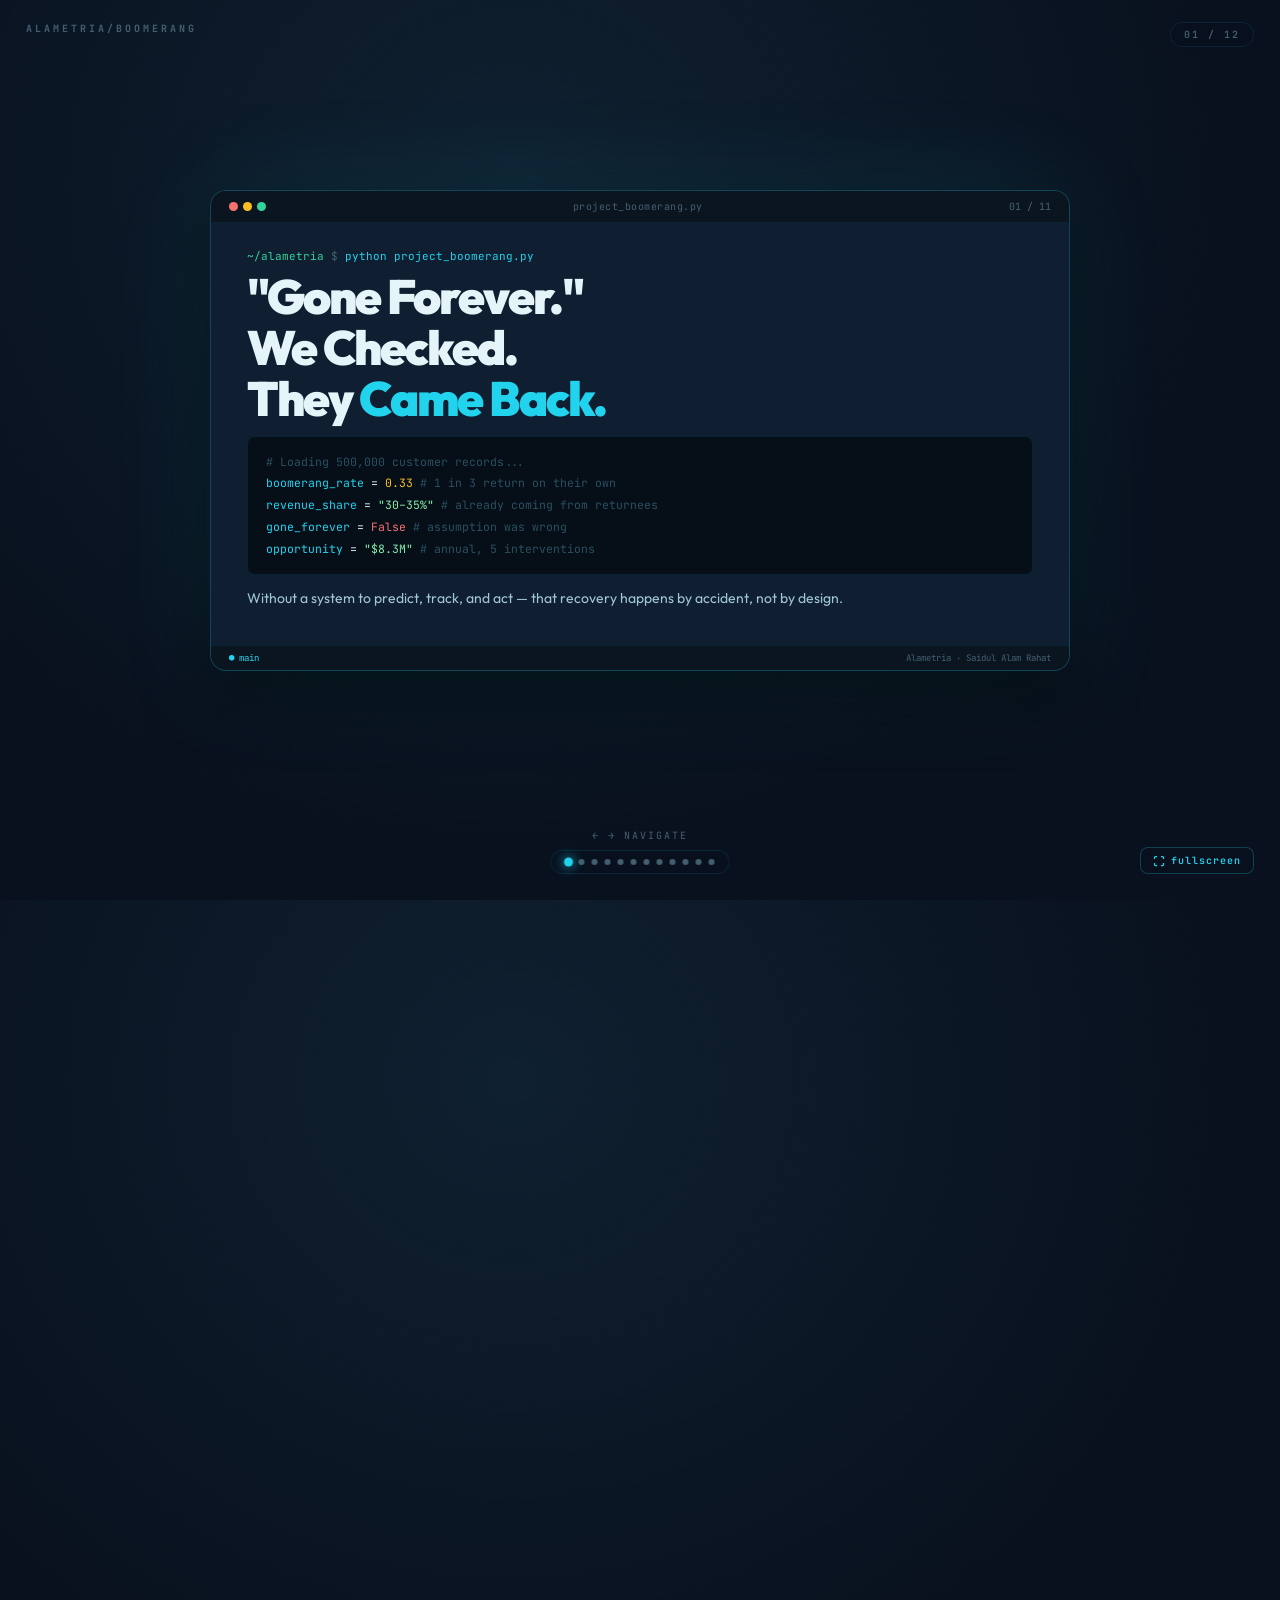
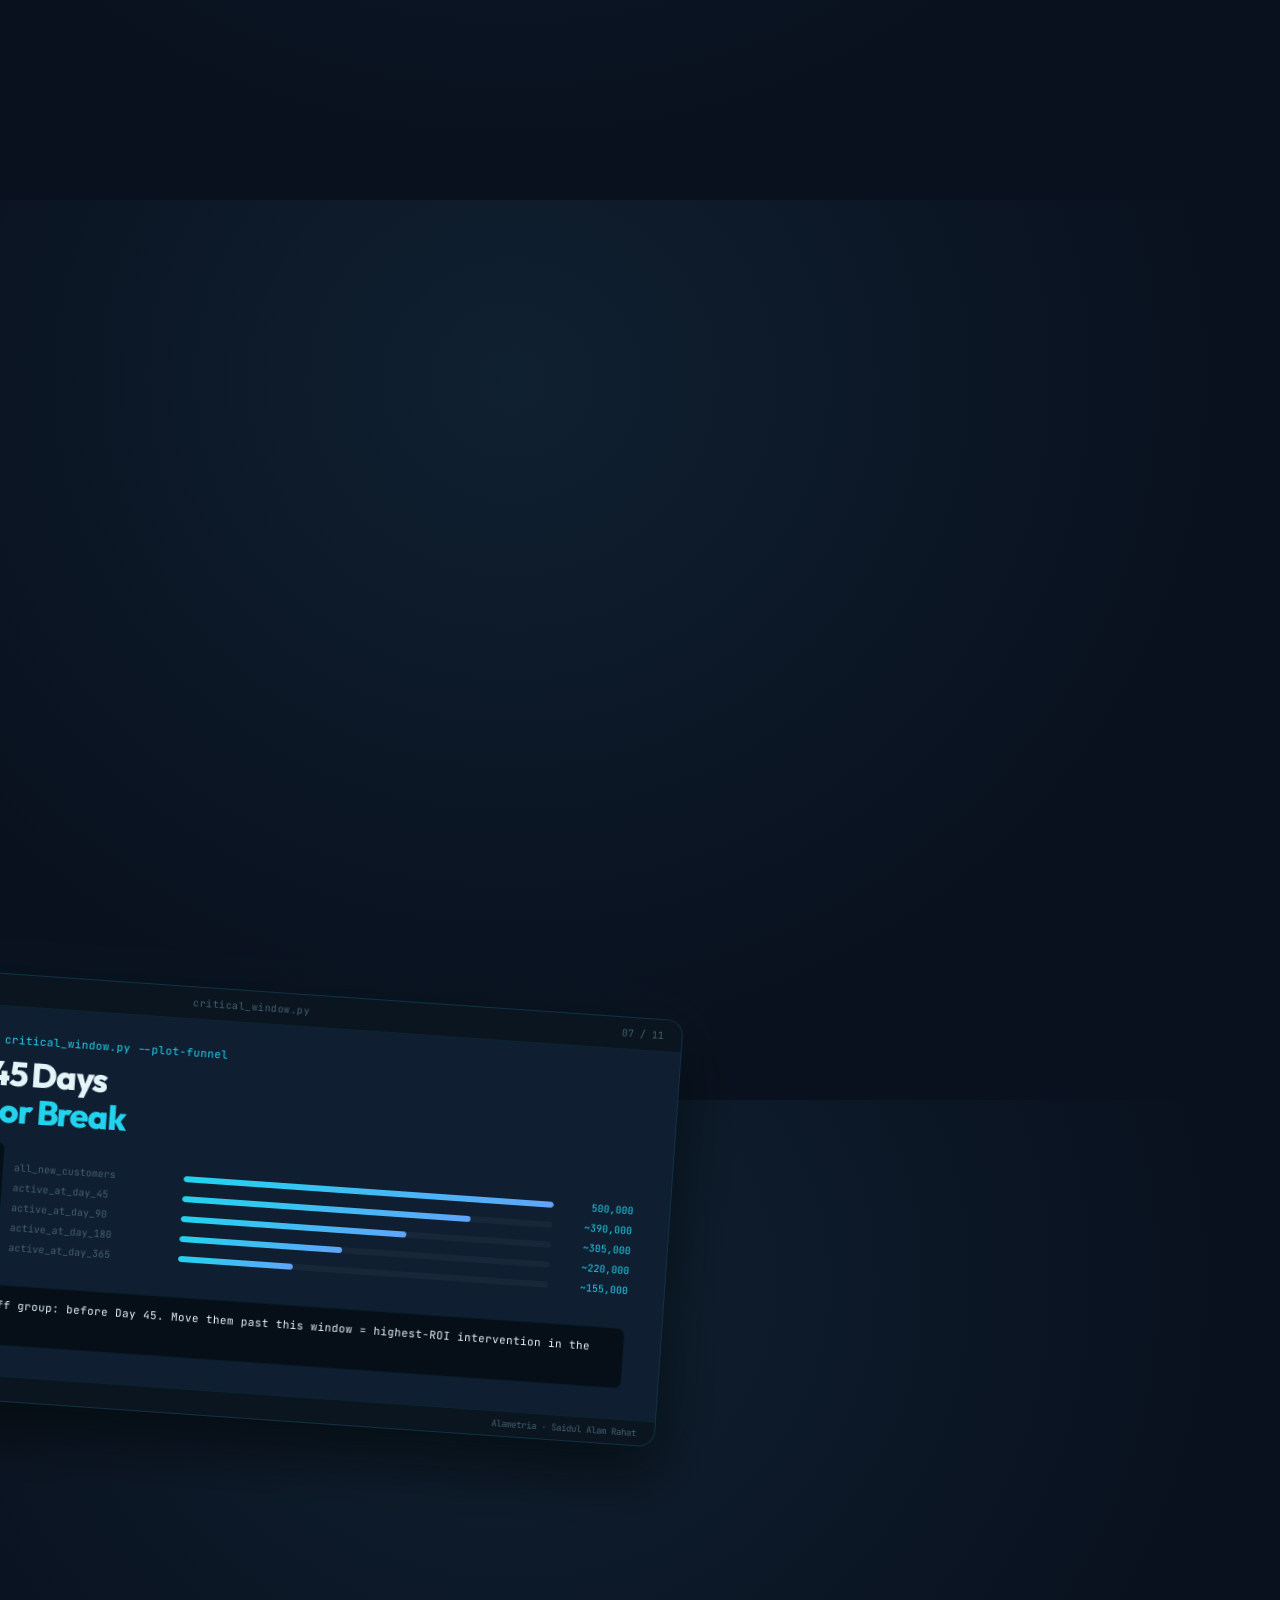
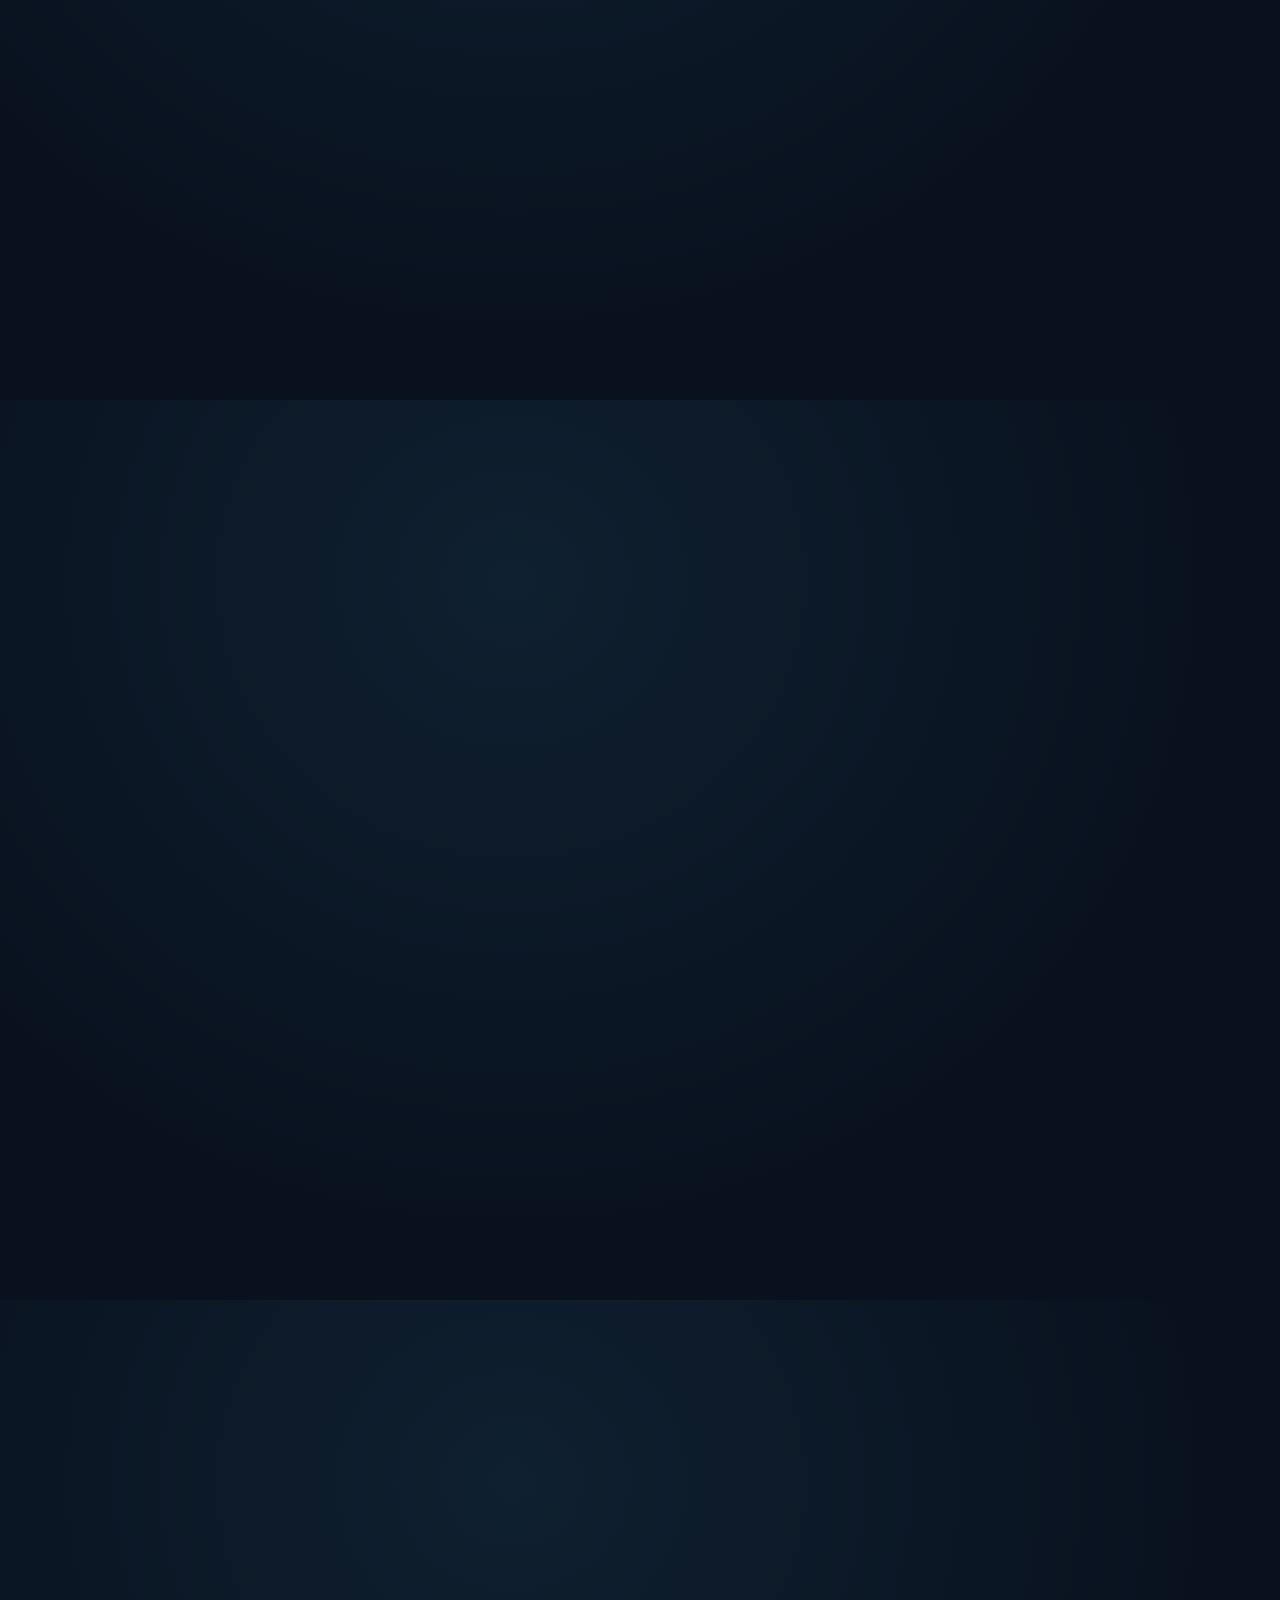
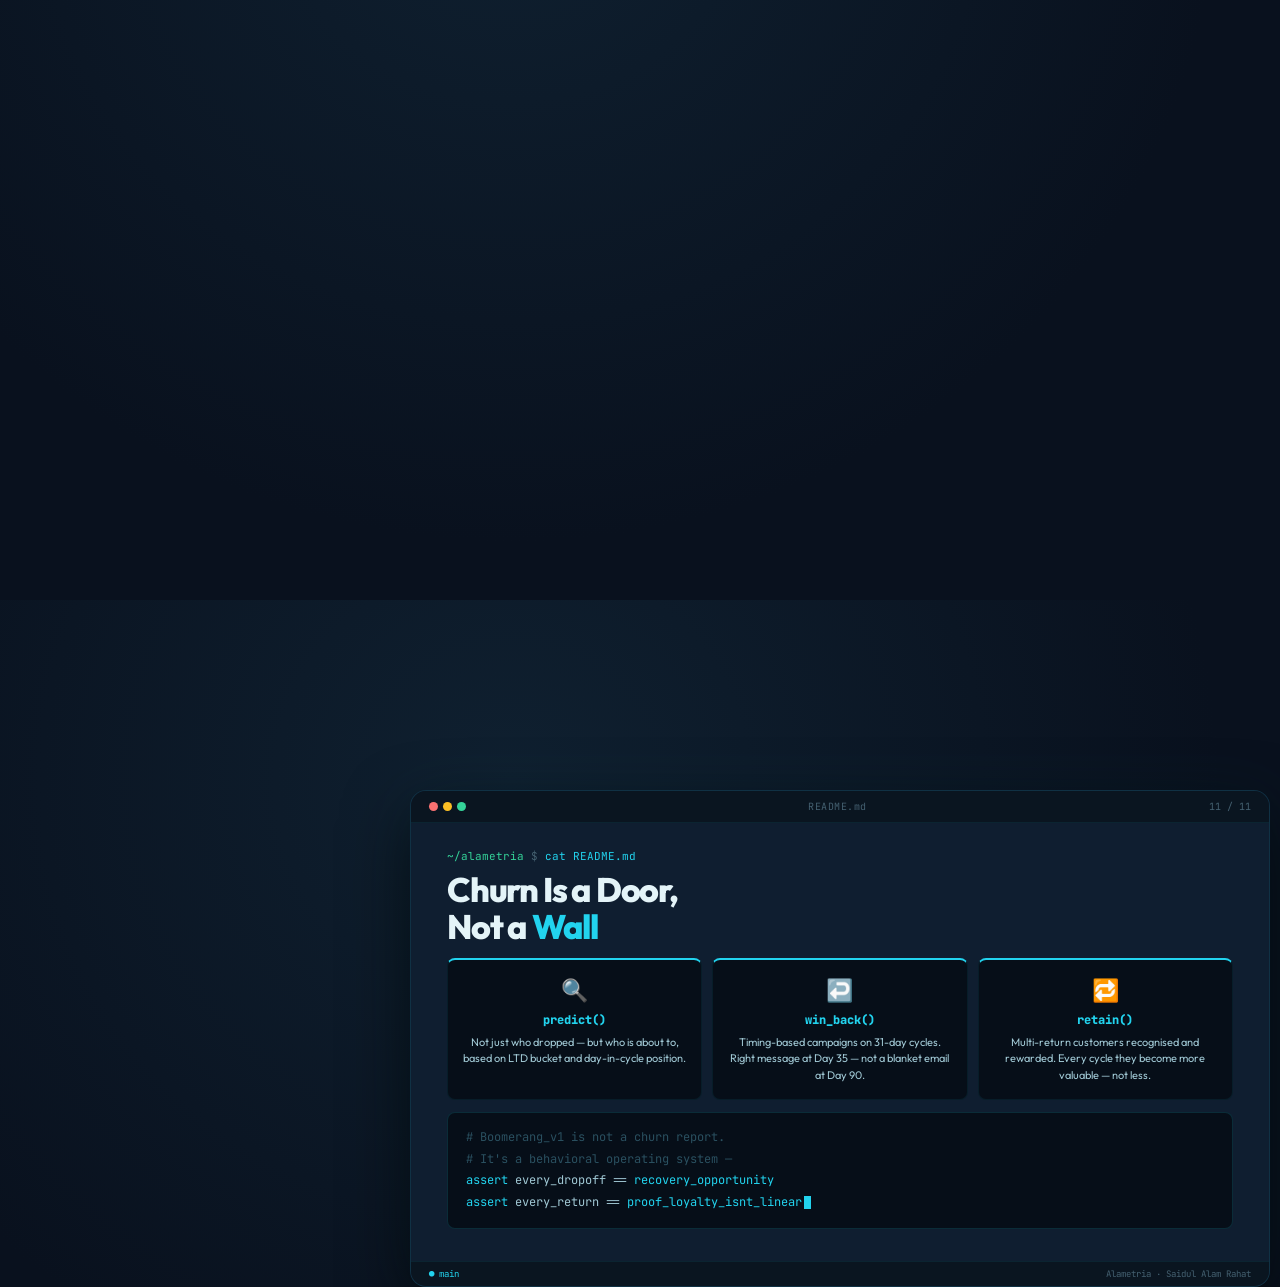
<file: case-studies/alametria-boomerang/boomerang-slides.html>
<!DOCTYPE html>
<html lang="en">
<head>
<meta charset="utf-8"/>
<title>Project Boomerang — Alametria</title>
<meta name="viewport" content="width=device-width, initial-scale=1"/>
<link rel="preconnect" href="https://fonts.googleapis.com"/>
<link href="https://fonts.googleapis.com/css2?family=Outfit:wght@300;400;500;600;700;800;900&family=JetBrains+Mono:wght@400;500;700&display=swap" rel="stylesheet"/>
<style>
*{margin:0;padding:0;box-sizing:border-box;}
:root{
  --bg:#09111e; --bg2:#0c1828; --card:#0f1e30; --card2:#132438;
  --border:rgba(255,255,255,0.05); --border2:rgba(34,211,238,0.1);
  --text:#e4f4f8; --text2:#a0c8d4; --text3:#446070;
  --gold:#f0a830; --green:#34d399; --violet:#a78bfa;
  --cyan:#22d3ee; --cyan2:#67e8f9;
  --glow:rgba(34,211,238,0.14);
  --mono:'JetBrains Mono',monospace;
}
body{background:radial-gradient(ellipse at 40% 20%,#0f2030 0%,#09111e 65%);overflow:hidden;width:100vw;height:100vh;font-family:'Outfit',sans-serif;color:var(--text);user-select:none;}

/* ── CANVAS ── */
#universe{position:absolute;top:0;left:0;transform-origin:0 0;transition:transform 1.15s cubic-bezier(0.86,0,0.07,1);will-change:transform;}

/* ── SLIDE SHELL ── */
.slide{position:absolute;width:860px;padding:0;background:var(--card);border-radius:16px;border:1px solid rgba(34,211,238,0.1);box-shadow:0 0 60px rgba(34,211,238,0.04),0 24px 64px rgba(0,0,0,0.7);transition:box-shadow 0.5s,border-color 0.5s;overflow:hidden;}
.slide.active{border-color:rgba(34,211,238,0.22);box-shadow:0 0 100px rgba(34,211,238,0.12),0 24px 64px rgba(0,0,0,0.7);}

/* ── TERMINAL TITLEBAR ── */
.term-bar{background:#0a1520;padding:9px 18px;display:flex;align-items:center;gap:10px;border-bottom:1px solid rgba(34,211,238,0.08);}
.term-dots{display:flex;gap:5px;}
.dot-r{width:9px;height:9px;border-radius:50%;background:#f87171;}
.dot-y{width:9px;height:9px;border-radius:50%;background:#fbbf24;}
.dot-g{width:9px;height:9px;border-radius:50%;background:#34d399;}
.term-file{font-size:10px;font-family:var(--mono);color:var(--text3);letter-spacing:0.5px;flex:1;text-align:center;}
.term-pg{font-size:10px;font-family:var(--mono);color:var(--text3);}

/* ── TERMINAL BODY ── */
.term-body{padding:26px 36px 20px;}

/* ── STATUS BAR ── */
.term-status{background:#0a1520;padding:6px 18px;display:flex;justify-content:space-between;border-top:1px solid rgba(34,211,238,0.08);font-size:9px;font-family:var(--mono);color:var(--text3);}
.term-status .branch{color:var(--cyan);}

/* ── HEADINGS ── */
.h1-term{font-size:48px;font-weight:900;line-height:1.06;letter-spacing:-2px;margin:8px 0 12px;}
.h1-term em{font-style:normal;color:var(--cyan);}
.h2-term{font-size:34px;font-weight:800;line-height:1.1;letter-spacing:-1.2px;margin:6px 0 12px;}
.h2-term em{font-style:normal;color:var(--cyan);}
.lead{font-size:14px;color:var(--text2);line-height:1.7;max-width:600px;margin-bottom:14px;}

/* ── CODE ELEMENTS ── */
.prompt{font-size:11px;font-family:var(--mono);color:var(--cyan);margin-bottom:8px;}
.prompt .dir{color:var(--green);}
.prompt .sym{color:var(--text3);}

.code-block{background:#060e18;border:1px solid rgba(34,211,238,0.1);border-radius:8px;padding:14px 18px;font-family:var(--mono);font-size:11.5px;line-height:1.9;margin:12px 0;}
.c-comment{color:#2a5060;}
.c-key{color:var(--cyan);}
.c-str{color:#86efac;}
.c-num{color:#fbbf24;}
.c-err{color:#f87171;}
.c-warn{color:#fb923c;}
.c-ok{color:#34d399;}
.c-dim{color:#2a5060;}
.c-violet{color:var(--violet);}

.out-block{background:#060e18;border:1px solid rgba(34,211,238,0.08);border-left:3px solid var(--cyan);border-radius:0 8px 8px 0;padding:10px 14px;margin:10px 0;font-family:var(--mono);font-size:11px;line-height:1.8;}
.out-block.err{border-left-color:#f87171;}
.out-block.warn{border-left-color:#fb923c;}
.out-block.ok{border-left-color:#34d399;}

/* ── CURSOR ── */
.cursor{display:inline-block;width:7px;height:13px;background:var(--cyan);margin-left:2px;vertical-align:middle;animation:blink 1s step-end infinite;}
@keyframes blink{0%,100%{opacity:1}50%{opacity:0}}

/* ── METRICS ── */
.metric-row{display:flex;gap:10px;margin:12px 0;}
.metric-box{flex:1;background:#060e18;border:1px solid rgba(34,211,238,0.1);border-radius:8px;padding:13px 14px 11px;}
.metric-lbl{font-size:8.5px;font-family:var(--mono);letter-spacing:2px;text-transform:uppercase;color:var(--text3);margin-bottom:5px;}
.metric-val{font-size:26px;font-weight:900;color:var(--cyan);line-height:1;letter-spacing:-1px;}
.metric-val.gold{color:var(--gold);}
.metric-val.green{color:var(--green);}
.metric-desc{font-size:10px;color:var(--text2);margin-top:4px;line-height:1.4;}

/* ── PROGRESS BARS ── */
.bar-block{margin:12px 0;display:flex;flex-direction:column;gap:7px;}
.bar-item{display:flex;align-items:center;gap:10px;font-family:var(--mono);font-size:10px;}
.bar-lbl{color:var(--text3);min-width:160px;}
.bar-track{flex:1;height:6px;background:rgba(255,255,255,0.04);border-radius:3px;overflow:hidden;}
.bar-fill{height:100%;border-radius:3px;background:linear-gradient(90deg,var(--cyan),#60a5fa);}
.bar-val{color:var(--cyan);min-width:70px;text-align:right;}

/* ── STATE CARDS ── */
.state-row{display:grid;grid-template-columns:1fr 1fr 1fr;gap:10px;margin:12px 0;}
.state-card{background:#060e18;border:1px solid rgba(34,211,238,0.08);border-radius:8px;padding:14px;}
.state-card.drop{border-top:2px solid #f87171;}
.state-card.ret{border-top:2px solid #34d399;}
.state-card.esc{border-top:2px solid var(--cyan);}
.state-type{font-size:8px;font-family:var(--mono);letter-spacing:2px;text-transform:uppercase;margin-bottom:6px;}
.state-type.drop{color:#f87171;}.state-type.ret{color:#34d399;}.state-type.esc{color:var(--cyan);}
.state-title{font-size:13px;font-weight:800;margin-bottom:6px;}
.state-desc{font-size:11px;color:var(--text2);line-height:1.5;}
.state-tag{display:inline-block;font-size:9px;font-family:var(--mono);margin-top:8px;padding:2px 8px;border-radius:4px;}
.state-tag.drop{background:rgba(248,113,113,0.1);color:#f87171;border:1px solid rgba(248,113,113,0.2);}
.state-tag.ret{background:rgba(52,211,153,0.1);color:#34d399;border:1px solid rgba(52,211,153,0.2);}
.state-tag.esc{background:rgba(34,211,238,0.1);color:var(--cyan);border:1px solid rgba(34,211,238,0.2);}

/* ── TREE ── */
.tree{margin:12px 0;display:flex;flex-direction:column;}
.tree-row{display:flex;align-items:center;padding:8px 0;border-bottom:1px solid rgba(255,255,255,0.04);}
.tree-row:last-child{border-bottom:none;}
.tree-q{font-size:11px;color:var(--text2);flex:1;font-family:var(--mono);}
.tree-arrow{font-size:11px;color:var(--text3);margin:0 10px;font-family:var(--mono);}
.tree-tag{font-size:10px;font-weight:700;padding:3px 10px;border-radius:4px;white-space:nowrap;font-family:var(--mono);}
.tag-cyan{background:rgba(34,211,238,0.1);color:var(--cyan);border:1px solid rgba(34,211,238,0.2);}
.tag-warn{background:rgba(251,191,36,0.1);color:#fbbf24;border:1px solid rgba(251,191,36,0.2);}
.tag-ok{background:rgba(52,211,153,0.1);color:#34d399;border:1px solid rgba(52,211,153,0.2);}
.tag-violet{background:rgba(167,139,250,0.1);color:var(--violet);border:1px solid rgba(167,139,250,0.2);}
.tag-dim{background:rgba(68,96,112,0.15);color:var(--text3);border:1px solid rgba(68,96,112,0.2);}

/* ── CYCLE VIZ ── */
.cycle-block{margin:12px 0;display:flex;flex-direction:column;gap:8px;}
.cycle-row{display:flex;align-items:center;gap:6px;font-family:var(--mono);}
.cycle-lbl{font-size:10px;color:var(--text3);min-width:56px;}
.cseg{font-size:10px;font-weight:700;padding:4px 10px;border-radius:4px;white-space:nowrap;}
.cseg.active{background:rgba(34,211,238,0.1);color:var(--cyan);border:1px solid rgba(34,211,238,0.2);}
.cseg.gap{background:rgba(248,113,113,0.08);color:#f87171;border:1px solid rgba(248,113,113,0.2);}
.cseg.back{background:rgba(52,211,153,0.1);color:#34d399;border:1px solid rgba(52,211,153,0.2);}
.cseg.now{background:rgba(52,211,153,0.18);color:#34d399;border:1px solid rgba(52,211,153,0.4);font-weight:900;}
.carrow{color:var(--text3);font-size:11px;}

/* ── DIST COLS ── */
.dist-cols{display:grid;grid-template-columns:1fr 1fr;gap:12px;margin:12px 0;}
.dist-card{background:#060e18;border:1px solid rgba(34,211,238,0.08);border-radius:8px;padding:16px;}
.dist-card.a{border-top:2px solid #34d399;}
.dist-card.b{border-top:2px solid var(--violet);}
.dist-lbl{font-size:8px;font-family:var(--mono);letter-spacing:2px;text-transform:uppercase;margin-bottom:6px;}
.dist-lbl.a{color:#34d399;}.dist-lbl.b{color:var(--violet);}
.dist-title{font-size:15px;font-weight:800;margin-bottom:6px;}
.dist-range{display:inline-block;font-size:9.5px;font-family:var(--mono);padding:2px 8px;border-radius:4px;margin-bottom:10px;}
.dist-range.a{background:rgba(52,211,153,0.1);color:#34d399;border:1px solid rgba(52,211,153,0.2);}
.dist-range.b{background:rgba(167,139,250,0.1);color:var(--violet);border:1px solid rgba(167,139,250,0.2);}
.dist-body{font-size:11px;color:var(--text2);line-height:1.6;margin-bottom:10px;}
.dist-verdict{font-size:10px;font-weight:700;font-family:var(--mono);padding:6px 10px;border-radius:6px;}
.dist-verdict.a{background:rgba(52,211,153,0.08);color:#34d399;}
.dist-verdict.b{background:rgba(167,139,250,0.08);color:var(--violet);}

/* ── TEAMS ── */
.teams-grid{display:grid;grid-template-columns:1fr 1fr;gap:10px;margin:12px 0;}
.team-card{background:#060e18;border:1px solid rgba(34,211,238,0.08);border-radius:8px;padding:14px;}
.team-name{font-size:11px;font-family:var(--mono);font-weight:700;color:var(--cyan);margin-bottom:8px;}
.team-list{list-style:none;display:flex;flex-direction:column;gap:4px;}
.team-list li{font-size:11px;color:var(--text2);padding-left:14px;position:relative;line-height:1.4;}
.team-list li::before{content:'#';position:absolute;left:0;color:var(--text3);font-family:var(--mono);font-size:10px;}

/* ── RESULTS ── */
.res-rows{margin:12px 0;}
.res-row{display:flex;align-items:center;gap:12px;padding:9px 0;border-bottom:1px solid rgba(255,255,255,0.04);}
.res-row:last-child{border-bottom:none;}
.res-action{font-size:11.5px;color:var(--text2);flex:1;}
.res-arrow{font-size:11px;color:var(--text3);font-family:var(--mono);}
.res-result{font-size:12px;font-weight:800;font-family:var(--mono);min-width:130px;text-align:right;color:var(--green);}
.res-dollar{font-size:11px;font-weight:700;font-family:var(--mono);min-width:96px;text-align:right;color:var(--gold);opacity:0.85;}

/* ── PILLARS ── */
.pillars{display:grid;grid-template-columns:1fr 1fr 1fr;gap:10px;margin:12px 0;}
.pillar{background:#060e18;border:1px solid rgba(34,211,238,0.08);border-top:2px solid var(--cyan);border-radius:8px;padding:16px 14px;text-align:center;}
.pillar-icon{font-size:22px;margin-bottom:8px;}
.pillar-title{font-size:12px;font-weight:800;margin-bottom:6px;font-family:var(--mono);color:var(--cyan);}
.pillar-desc{font-size:11px;color:var(--text2);line-height:1.5;}

/* ── CLOSING ── */
.closing{margin:12px 0;padding:14px 18px;background:#060e18;border:1px solid rgba(34,211,238,0.15);border-radius:8px;font-size:12px;font-family:var(--mono);color:var(--text2);line-height:1.8;}
.closing em{font-style:normal;color:var(--cyan);}

/* ── OVERLAY ── */
#overlay{position:fixed;inset:0;display:flex;flex-direction:column;align-items:center;justify-content:center;pointer-events:none;z-index:50;opacity:0;transition:opacity 0.9s ease 0.5s;}
#overlay.show{opacity:1;}
.ov-tag{font-size:10px;font-weight:700;letter-spacing:5px;text-transform:uppercase;color:var(--cyan);margin-bottom:16px;font-family:var(--mono);}
.ov-title{font-size:30px;font-weight:900;letter-spacing:-1px;color:var(--text);text-align:center;text-shadow:0 0 80px rgba(34,211,238,0.4);}
.ov-title em{color:var(--cyan);font-style:normal;}
.ov-sub{font-size:11px;color:var(--text3);margin-top:12px;letter-spacing:2px;text-transform:uppercase;font-family:var(--mono);}

/* ── NAV ── */
#nav{position:fixed;bottom:26px;left:50%;transform:translateX(-50%);display:flex;gap:7px;z-index:100;background:rgba(9,17,30,0.88);padding:8px 14px;border-radius:30px;border:1px solid rgba(34,211,238,0.12);backdrop-filter:blur(10px);}
.nd{width:6px;height:6px;border-radius:50%;background:var(--text3);cursor:pointer;transition:all 0.3s;}
.nd.on{background:var(--cyan);box-shadow:0 0 8px var(--cyan);transform:scale(1.5);}
#counter{position:fixed;top:22px;right:26px;font-size:10px;font-weight:600;letter-spacing:2px;color:var(--text3);z-index:100;background:rgba(9,17,30,0.88);padding:5px 13px;border-radius:20px;border:1px solid rgba(34,211,238,0.1);backdrop-filter:blur(10px);font-family:var(--mono);}
#brand{position:fixed;top:22px;left:26px;font-size:10px;font-weight:700;letter-spacing:3px;color:var(--text3);z-index:100;text-transform:uppercase;font-family:var(--mono);}
#fs-btn{position:fixed;bottom:26px;right:26px;z-index:100;display:flex;align-items:center;gap:6px;background:rgba(9,17,30,0.88);border:1px solid rgba(34,211,238,0.25);border-radius:8px;color:var(--cyan);font-size:10px;font-weight:600;letter-spacing:1px;padding:6px 12px;cursor:pointer;font-family:var(--mono);backdrop-filter:blur(10px);transition:background 0.2s;}
#fs-btn:hover{background:rgba(34,211,238,0.1);}
#hint{position:fixed;bottom:58px;left:50%;transform:translateX(-50%);font-size:10px;color:var(--text3);letter-spacing:2px;text-transform:uppercase;z-index:100;transition:opacity 0.4s;animation:pulse 3s ease-in-out infinite;font-family:var(--mono);}
@keyframes pulse{0%,100%{opacity:0.4}50%{opacity:0.9}}
</style>
</head>
<body>

<div id="brand">alametria/boomerang</div>
<div id="counter">01 / 12</div>
<div id="hint">← → navigate</div>
<button id="fs-btn" onclick="document.documentElement.requestFullscreen()">
  <svg width="12" height="12" viewBox="0 0 24 24" fill="none" stroke="currentColor" stroke-width="2.5"><path d="M8 3H5a2 2 0 0 0-2 2v3m18 0V5a2 2 0 0 0-2-2h-3m0 18h3a2 2 0 0 0 2-2v-3M3 16v3a2 2 0 0 0 2 2h3"/></svg>
  fullscreen
</button>
<div id="nav">
  <div class="nd on" onclick="goTo(0)"></div>
  <div class="nd" onclick="goTo(1)"></div>
  <div class="nd" onclick="goTo(2)"></div>
  <div class="nd" onclick="goTo(3)"></div>
  <div class="nd" onclick="goTo(4)"></div>
  <div class="nd" onclick="goTo(5)"></div>
  <div class="nd" onclick="goTo(6)"></div>
  <div class="nd" onclick="goTo(7)"></div>
  <div class="nd" onclick="goTo(8)"></div>
  <div class="nd" onclick="goTo(9)"></div>
  <div class="nd" onclick="goTo(10)"></div>
  <div class="nd" onclick="goTo(11)"></div>
</div>

<div id="overlay">
  <div class="ov-tag">Alametria · Customer Lifecycle Intelligence</div>
  <div class="ov-title">Churn Is a Door,<br>Not a <em>Wall.</em></div>
  <div class="ov-sub">Project Boomerang · Behavioral Analytics · FY 2026</div>
</div>

<div id="universe">

  <!-- S1 TITLE · (200,-200) r=0 -->
  <div class="slide active" style="left:200px;top:-200px;">
    <div class="term-bar"><div class="term-dots"><div class="dot-r"></div><div class="dot-y"></div><div class="dot-g"></div></div><div class="term-file">project_boomerang.py</div><div class="term-pg">01 / 11</div></div>
    <div class="term-body">
      <div class="prompt"><span class="dir">~/alametria</span><span class="sym"> $ </span>python project_boomerang.py</div>
      <div class="h1-term">"Gone Forever."<br>We Checked.<br>They <em>Came Back.</em></div>
      <div class="code-block">
        <div><span class="c-comment"># Loading 500,000 customer records...</span></div>
        <div><span class="c-key">boomerang_rate</span>  = <span class="c-num">0.33</span>    <span class="c-comment"># 1 in 3 return on their own</span></div>
        <div><span class="c-key">revenue_share</span>   = <span class="c-str">"30–35%"</span>  <span class="c-comment"># already coming from returnees</span></div>
        <div><span class="c-key">gone_forever</span>    = <span class="c-err">False</span>    <span class="c-comment"># assumption was wrong</span></div>
        <div><span class="c-key">opportunity</span>     = <span class="c-str">"$8.3M"</span>   <span class="c-comment"># annual, 5 interventions</span></div>
      </div>
      <div class="lead">Without a system to predict, track, and act — that recovery happens by accident, not by design.</div>
    </div>
    <div class="term-status"><span class="branch">● main</span><span>Alametria · Saidul Alam Rahat</span></div>
  </div>

  <!-- S2 PROBLEM · (-2600,-600) r=-7 -->
  <div class="slide" style="left:-2600px;top:-600px;transform:rotate(-7deg);">
    <div class="term-bar"><div class="term-dots"><div class="dot-r"></div><div class="dot-y"></div><div class="dot-g"></div></div><div class="term-file">errors.log</div><div class="term-pg">02 / 11</div></div>
    <div class="term-body">
      <div class="prompt"><span class="dir">~/alametria</span><span class="sym"> $ </span>cat errors.log | grep CRITICAL</div>
      <div class="h2-term">Churn Was a<br><em>One-Way Door</em></div>
      <div class="out-block err">
        <div><span class="c-err">[CRITICAL]</span> "gone_forever" flag set on ALL inactive users — 130,000 live returns invisible</div>
      </div>
      <div class="out-block warn">
        <div><span class="c-warn">[WARN]</span>&nbsp;&nbsp; Same win-back email sent to Day 2 dropout and 6-month dropout</div>
      </div>
      <div class="out-block warn">
        <div><span class="c-warn">[WARN]</span>&nbsp;&nbsp; Drop detection latency: 31+ days. Intervention window already closed.</div>
      </div>
      <div class="out-block warn">
        <div><span class="c-warn">[WARN]</span>&nbsp;&nbsp; 30–35% of revenue from returnees — completely untracked, unmeasured</div>
      </div>
      <div class="out-block err">
        <div><span class="c-err">[CRITICAL]</span> No lifecycle model. Recovery is happening by accident, not by design.</div>
      </div>
    </div>
    <div class="term-status"><span class="branch">● main</span><span>Alametria · Saidul Alam Rahat</span></div>
  </div>

  <!-- S3 FRAMEWORK · (2800,-800) r=+5 -->
  <div class="slide" style="left:2800px;top:-800px;transform:rotate(5deg);">
    <div class="term-bar"><div class="term-dots"><div class="dot-r"></div><div class="dot-y"></div><div class="dot-g"></div></div><div class="term-file">states.py</div><div class="term-pg">03 / 11</div></div>
    <div class="term-body">
      <div class="prompt"><span class="dir">~/alametria</span><span class="sym"> $ </span>python -c "from states import *; help(CustomerState)"</div>
      <div class="h2-term">Drop + Return +<br><em>Escape</em></div>
      <div class="state-row">
        <div class="state-card drop">
          <div class="state-type drop">state.DROP</div>
          <div class="state-title">The Gap</div>
          <div class="state-desc">31+ consecutive days with no purchase or trading activity. Not gone — just absent. Recovery window opens.</div>
          <div class="state-tag drop">trigger: 31d_silence</div>
        </div>
        <div class="state-card ret">
          <div class="state-type ret">state.RETURN</div>
          <div class="state-title">The Boomerang</div>
          <div class="state-desc">Customer re-engages after a Drop. Makes a purchase or resumes trading. A new cycle opens with its own data.</div>
          <div class="state-tag ret">event: boomerang ↺</div>
        </div>
        <div class="state-card esc">
          <div class="state-type esc">state.ESCAPE</div>
          <div class="state-title">True Churn</div>
          <div class="state-desc">Extended absence with no return signal. Tracked separately — avoids wasted campaign spend on those truly gone.</div>
          <div class="state-tag esc">signal: no_re-engagement</div>
        </div>
      </div>
      <div class="out-block ok"><span class="c-ok">[INFO]</span> 5-cycle tracking active. Each Drop→Return journey stores LTD bucket, revenue, withdrawals, purchase count.</div>
    </div>
    <div class="term-status"><span class="branch">● main</span><span>Alametria · Saidul Alam Rahat</span></div>
  </div>

  <!-- S4 MECHANISM · (-3400,800) r=+7 -->
  <div class="slide" style="left:-3400px;top:800px;transform:rotate(7deg);">
    <div class="term-bar"><div class="term-dots"><div class="dot-r"></div><div class="dot-y"></div><div class="dot-g"></div></div><div class="term-file">classify.py</div><div class="term-pg">04 / 11</div></div>
    <div class="term-body">
      <div class="prompt"><span class="dir">~/alametria</span><span class="sym"> $ </span>python classify.py --customer=&lt;id&gt;</div>
      <div class="h2-term">Every Drop Gets<br>a <em>Time Label</em></div>
      <div class="tree">
        <div class="tree-row"><div class="tree-q"><span class="c-key">if</span> days_active_before_drop <span class="c-key">&lt;=</span> 45:</div><div class="tree-arrow">→</div><div class="tree-tag tag-warn">LTD45d · Early Drop</div></div>
        <div class="tree-row"><div class="tree-q"><span class="c-key">elif</span> days_active_before_drop <span class="c-key">&lt;=</span> 90:</div><div class="tree-arrow">→</div><div class="tree-tag tag-dim">LTD90d · Short-Term</div></div>
        <div class="tree-row"><div class="tree-q"><span class="c-key">elif</span> days_active_before_drop <span class="c-key">&lt;=</span> 180:</div><div class="tree-arrow">→</div><div class="tree-tag tag-dim">LTD180d · Mid-Term</div></div>
        <div class="tree-row"><div class="tree-q"><span class="c-key">elif</span> days_active_before_drop <span class="c-key">&lt;=</span> 300:</div><div class="tree-arrow">→</div><div class="tree-tag tag-cyan">LTD300d · Long-Term</div></div>
        <div class="tree-row"><div class="tree-q"><span class="c-key">else</span>: <span class="c-comment"># 300+ days</span></div><div class="tree-arrow">→</div><div class="tree-tag tag-ok">LTD300d+ · Power User</div></div>
        <div class="tree-row"><div class="tree-q"><span class="c-key">if</span> customer.returned_after_drop:</div><div class="tree-arrow">→</div><div class="tree-tag tag-violet">new_cycle.open() ↺</div></div>
      </div>
      <div class="out-block"><span class="c-key">NOTE:</span> LTD bucket defines win-back strategy. An LTD300d+ dropout gets a completely different approach than LTD45d.</div>
    </div>
    <div class="term-status"><span class="branch">● main</span><span>Alametria · Saidul Alam Rahat</span></div>
  </div>

  <!-- S5 CRITICAL INSIGHT · (3400,600) r=-6 -->
  <div class="slide" style="left:3400px;top:600px;transform:rotate(-6deg);">
    <div class="term-bar"><div class="term-dots"><div class="dot-r"></div><div class="dot-y"></div><div class="dot-g"></div></div><div class="term-file">insight.py</div><div class="term-pg">05 / 11</div></div>
    <div class="term-body">
      <div class="prompt"><span class="dir">~/alametria</span><span class="sym"> $ </span>python insight.py --compare-cycles</div>
      <div class="h2-term">Coming Back Once Makes<br>You <em>More Likely</em> to Return</div>
      <div class="dist-cols">
        <div class="dist-card a">
          <div class="dist-lbl a">cycle_1.return_rate</div>
          <div class="dist-title">Cautious Comeback</div>
          <div class="dist-range a">~30% of all drop-offs</div>
          <div class="dist-body">Baseline boomerang rate. Came back on their own — driven by habit, promotion, or platform pull. Need a loyalty hook to survive the next cycle.</div>
          <div class="dist-verdict a">>>> "win_back(); then keep()"</div>
        </div>
        <div class="dist-card b">
          <div class="dist-lbl b">cycle_3+.return_rate</div>
          <div class="dist-title">True Loyalists</div>
          <div class="dist-range b">~45%+ by cycle 3</div>
          <div class="dist-body">Return rates compound with each cycle. A customer who has come back twice is more likely to return a third time than a first-timer is at all.</div>
          <div class="dist-verdict b">>>> "not flaky — loyal in rhythm"</div>
        </div>
      </div>
      <div class="out-block"><span class="c-key">SEPARATOR:</span> cycle_history, not recency. Same gap length, different return likelihood entirely.</div>
    </div>
    <div class="term-status"><span class="branch">● main</span><span>Alametria · Saidul Alam Rahat</span></div>
  </div>

  <!-- S6 TEAMS · (-3000,2200) r=-5 -->
  <div class="slide" style="left:-3000px;top:2200px;transform:rotate(-5deg);">
    <div class="term-bar"><div class="term-dots"><div class="dot-r"></div><div class="dot-y"></div><div class="dot-g"></div></div><div class="term-file">api/routes.py</div><div class="term-pg">06 / 11</div></div>
    <div class="term-body">
      <div class="prompt"><span class="dir">~/alametria</span><span class="sym"> $ </span>python -m api.routes --list-endpoints</div>
      <div class="h2-term">One System.<br><em>Four Teams.</em></div>
      <div class="teams-grid">
        <div class="team-card">
          <div class="team-name">📣 marketing</div>
          <ul class="team-list">
            <li>Which LTD bucket to target this week?</li>
            <li>Which promos drive genuine returns vs. one-offs?</li>
            <li>Who qualifies for multi-return loyalty?</li>
          </ul>
        </div>
        <div class="team-card">
          <div class="team-name">📊 analytics</div>
          <ul class="team-list">
            <li>Cohort return rate by acquisition month?</li>
            <li>Which LTD buckets have highest win-back ROI?</li>
            <li>Build churn propensity score from cycle 1?</li>
          </ul>
        </div>
        <div class="team-card">
          <div class="team-name">📦 product</div>
          <ul class="team-list">
            <li>Where do users disengage in first 45 days?</li>
            <li>Which features correlate with LTD90d+ stay?</li>
            <li>What does a Super Boomerang journey look like?</li>
          </ul>
        </div>
        <div class="team-card">
          <div class="team-name">🛡️ risk &amp; finance</div>
          <ul class="team-list">
            <li>Withdrawal ratio different for returnees?</li>
            <li>Multi-cycle customers — higher or lower risk?</li>
            <li>Can LTD data improve revenue forecasting?</li>
          </ul>
        </div>
      </div>
    </div>
    <div class="term-status"><span class="branch">● main</span><span>Alametria · Saidul Alam Rahat</span></div>
  </div>

  <!-- S7 45-DAY WINDOW · (-200,2200) r=+4 -->
  <div class="slide" style="left:-200px;top:2200px;transform:rotate(4deg);">
    <div class="term-bar"><div class="term-dots"><div class="dot-r"></div><div class="dot-y"></div><div class="dot-g"></div></div><div class="term-file">critical_window.py</div><div class="term-pg">07 / 11</div></div>
    <div class="term-body">
      <div class="prompt"><span class="dir">~/alametria</span><span class="sym"> $ </span>python critical_window.py --plot-funnel</div>
      <div class="h2-term">The First 45 Days<br>Are <em>Make or Break</em></div>
      <div class="metric-row">
        <div class="metric-box" style="flex:0 0 auto;padding:14px 24px;">
          <div class="metric-lbl">CRITICAL_WINDOW</div>
          <div class="metric-val" style="font-size:52px;color:var(--gold);">45</div>
          <div class="metric-desc">days · highest-ROI<br>retention intervention</div>
        </div>
        <div style="flex:1;display:flex;flex-direction:column;justify-content:center;">
          <div class="bar-block" style="margin:0;">
            <div class="bar-item"><div class="bar-lbl">all_new_customers</div><div class="bar-track"><div class="bar-fill" style="width:100%;"></div></div><div class="bar-val">500,000</div></div>
            <div class="bar-item"><div class="bar-lbl">active_at_day_45</div><div class="bar-track"><div class="bar-fill" style="width:78%;"></div></div><div class="bar-val">~390,000</div></div>
            <div class="bar-item"><div class="bar-lbl">active_at_day_90</div><div class="bar-track"><div class="bar-fill" style="width:61%;"></div></div><div class="bar-val">~305,000</div></div>
            <div class="bar-item"><div class="bar-lbl">active_at_day_180</div><div class="bar-track"><div class="bar-fill" style="width:44%;"></div></div><div class="bar-val">~220,000</div></div>
            <div class="bar-item"><div class="bar-lbl">active_at_day_365</div><div class="bar-track"><div class="bar-fill" style="width:31%;"></div></div><div class="bar-val">~155,000</div></div>
          </div>
        </div>
      </div>
      <div class="out-block ok"><span class="c-ok">[KEY]</span> Largest drop-off group: before Day 45. Move them past this window = highest-ROI intervention in the lifecycle.</div>
    </div>
    <div class="term-status"><span class="branch">● main</span><span>Alametria · Saidul Alam Rahat</span></div>
  </div>

  <!-- S8 NUMBERS · (2800,2000) r=-7 -->
  <div class="slide" style="left:2800px;top:2000px;transform:rotate(-7deg);">
    <div class="term-bar"><div class="term-dots"><div class="dot-r"></div><div class="dot-y"></div><div class="dot-g"></div></div><div class="term-file">metrics.py</div><div class="term-pg">08 / 11</div></div>
    <div class="term-body">
      <div class="prompt"><span class="dir">~/alametria</span><span class="sym"> $ </span>python metrics.py --print-all</div>
      <div class="h2-term">Four Numbers That<br><em>Reframe</em> Churn</div>
      <div class="metric-row">
        <div class="metric-box">
          <div class="metric-lbl">DROP_RATE</div>
          <div class="metric-val">80%</div>
          <div class="metric-desc">eventually drop — but "eventually" changes everything</div>
        </div>
        <div class="metric-box">
          <div class="metric-lbl">BOOMERANG_RATE</div>
          <div class="metric-val">1 in 3</div>
          <div class="metric-desc">return with zero targeted campaign — this is the floor</div>
        </div>
      </div>
      <div class="metric-row">
        <div class="metric-box">
          <div class="metric-lbl">REVENUE_SHARE</div>
          <div class="metric-val green">30–35%</div>
          <div class="metric-desc">total annual revenue from returnees — invisible before Boomerang</div>
        </div>
        <div class="metric-box">
          <div class="metric-lbl">WITHDRAWAL_RATIO</div>
          <div class="metric-val">52–54%</div>
          <div class="metric-desc">stable across all lifecycle stages — returnees carry no extra risk</div>
        </div>
      </div>
    </div>
    <div class="term-status"><span class="branch">● main</span><span>Alametria · Saidul Alam Rahat</span></div>
  </div>

  <!-- S9 SUPER BOOMERANG · (-1800,3600) r=+6 -->
  <div class="slide" style="left:-1800px;top:3600px;transform:rotate(6deg);">
    <div class="term-bar"><div class="term-dots"><div class="dot-r"></div><div class="dot-y"></div><div class="dot-g"></div></div><div class="term-file">super_boomerang.py</div><div class="term-pg">09 / 11</div></div>
    <div class="term-body">
      <div class="prompt"><span class="dir">~/alametria</span><span class="sym"> $ </span>python super_boomerang.py --trace-customer-id=SB_7741</div>
      <div class="h2-term">The Super Boomerang<br>Isn't Flaky. They're <em>Loyal.</em></div>
      <div class="code-block" style="margin-bottom:10px;">
        <div><span class="c-comment"># Some customers drop and return across 5 complete cycles</span></div>
        <div><span class="c-key">for</span> cycle <span class="c-key">in</span> customer.cycles:  <span class="c-comment"># active periods lengthen, gaps shorten</span></div>
        <div>&nbsp;&nbsp;&nbsp;&nbsp;<span class="c-key">print</span>(cycle.active_days, <span class="c-str">"→"</span>, cycle.gap_days)</div>
      </div>
      <div class="cycle-block">
        <div class="cycle-row"><div class="cycle-lbl">cycle_1</div><div class="cseg active">active: 60d</div><div class="carrow">→</div><div class="cseg gap">gap: 45d</div><div class="carrow">→</div><div class="cseg back">returned ✓</div></div>
        <div class="cycle-row"><div class="cycle-lbl">cycle_2</div><div class="cseg active">active: 90d</div><div class="carrow">→</div><div class="cseg gap">gap: 30d</div><div class="carrow">→</div><div class="cseg back">returned ✓</div></div>
        <div class="cycle-row"><div class="cycle-lbl">cycle_3</div><div class="cseg active">active: 120d</div><div class="carrow">→</div><div class="cseg gap">gap: 22d</div><div class="carrow">→</div><div class="cseg now">currently active ●</div></div>
      </div>
      <div class="out-block ok"><span class="c-ok">[PATTERN]</span> active_periods++ | gap_days-- | This is a loyalty signal, not a churn pattern.</div>
    </div>
    <div class="term-status"><span class="branch">● main</span><span>Alametria · Saidul Alam Rahat</span></div>
  </div>

  <!-- S10 RESULTS · (1400,3800) r=-4 -->
  <div class="slide" style="left:1400px;top:3800px;transform:rotate(-4deg);">
    <div class="term-bar"><div class="term-dots"><div class="dot-r"></div><div class="dot-y"></div><div class="dot-g"></div></div><div class="term-file">results.py</div><div class="term-pg">10 / 11</div></div>
    <div class="term-body">
      <div class="prompt"><span class="dir">~/alametria</span><span class="sym"> $ </span>python results.py --run-all-interventions</div>
      <div class="h2-term">Five Actions. Now<br><em>Data-Driven.</em></div>
      <div class="res-rows">
        <div class="res-row"><div class="res-action">Engagement prompts at Day 14, 21, 30 for at-risk customers</div><div class="res-arrow">→</div><div class="res-result">−18% early churn</div><div class="res-dollar">$2.8M/yr</div></div>
        <div class="res-row"><div class="res-action">Targeted win-back campaigns at Day 35, 60, 90 post-drop</div><div class="res-arrow">→</div><div class="res-result">+12% return rate</div><div class="res-dollar">$3.1M/yr</div></div>
        <div class="res-row"><div class="res-action">Multi-return loyalty program for 2+ cycle customers</div><div class="res-arrow">→</div><div class="res-result">+22% LTV</div><div class="res-dollar">$1.6M/yr</div></div>
        <div class="res-row"><div class="res-action">Removed offer restrictions for returnees (same risk profile proven)</div><div class="res-arrow">→</div><div class="res-result">+9% conversion</div><div class="res-dollar">$0.5M/yr</div></div>
        <div class="res-row"><div class="res-action">Super Boomerang VIP identification and dedicated treatment</div><div class="res-arrow">→</div><div class="res-result">+31% 3rd-cycle</div><div class="res-dollar">$0.3M/yr</div></div>
      </div>
      <div style="font-size:10px;color:var(--text3);font-family:var(--mono);margin-top:8px;"># Estimated annual projections based on Alametria transaction volume and AOV baseline.</div>
    </div>
    <div class="term-status"><span class="branch">● main</span><span>Alametria · Saidul Alam Rahat</span></div>
  </div>

  <!-- S11 CLOSING · (400,5200) r=0 -->
  <div class="slide" style="left:400px;top:5200px;transform:rotate(0deg);">
    <div class="term-bar"><div class="term-dots"><div class="dot-r"></div><div class="dot-y"></div><div class="dot-g"></div></div><div class="term-file">README.md</div><div class="term-pg">11 / 11</div></div>
    <div class="term-body">
      <div class="prompt"><span class="dir">~/alametria</span><span class="sym"> $ </span>cat README.md</div>
      <div class="h2-term">Churn Is a Door,<br>Not a <em>Wall</em></div>
      <div class="pillars">
        <div class="pillar">
          <div class="pillar-icon">🔍</div>
          <div class="pillar-title">predict()</div>
          <div class="pillar-desc">Not just who dropped — but who is about to, based on LTD bucket and day-in-cycle position.</div>
        </div>
        <div class="pillar">
          <div class="pillar-icon">↩️</div>
          <div class="pillar-title">win_back()</div>
          <div class="pillar-desc">Timing-based campaigns on 31-day cycles. Right message at Day 35 — not a blanket email at Day 90.</div>
        </div>
        <div class="pillar">
          <div class="pillar-icon">🔁</div>
          <div class="pillar-title">retain()</div>
          <div class="pillar-desc">Multi-return customers recognised and rewarded. Every cycle they become more valuable — not less.</div>
        </div>
      </div>
      <div class="closing">
        <span class="c-comment"># Boomerang_v1 is not a churn report.</span><br>
        <span class="c-comment"># It's a behavioral operating system —</span><br>
        <span class="c-key">assert</span> every_dropoff == <em>recovery_opportunity</em><br>
        <span class="c-key">assert</span> every_return  == <em>proof_loyalty_isnt_linear</em><span class="cursor"></span>
      </div>
    </div>
    <div class="term-status"><span class="branch">● main</span><span>Alametria · Saidul Alam Rahat</span></div>
  </div>

</div><!-- #universe -->

<script>
const steps = [
  { cx:   630, cy:   60, scale: 1,     rotate:  0 },
  { cx: -2170, cy: -340, scale: 1,     rotate:  7 },
  { cx:  3230, cy: -540, scale: 1,     rotate: -5 },
  { cx: -2970, cy: 1060, scale: 1,     rotate: -7 },
  { cx:  3830, cy:  860, scale: 1,     rotate:  6 },
  { cx: -2570, cy: 2460, scale: 1,     rotate:  5 },
  { cx:   230, cy: 2460, scale: 1,     rotate: -4 },
  { cx:  3230, cy: 2260, scale: 1,     rotate:  7 },
  { cx: -1370, cy: 3860, scale: 1,     rotate: -6 },
  { cx:  1830, cy: 4060, scale: 1,     rotate:  4 },
  { cx:   830, cy: 5460, scale: 1,     rotate:  0 },
  { cx:   430, cy: 2460, scale: 0.125, rotate:  0 },
];
let current = 0;
const universe = document.getElementById('universe');
const dots     = [...document.querySelectorAll('.nd')];
const counter  = document.getElementById('counter');
const slides   = [...document.querySelectorAll('.slide')];
const overlay  = document.getElementById('overlay');
const hint     = document.getElementById('hint');
function goTo(i) {
  if (i < 0 || i >= steps.length) return;
  if (current < slides.length) slides[current].classList.remove('active');
  dots[current].classList.remove('on');
  current = i;
  const s = steps[i];
  const vw = window.innerWidth / 2;
  const vh = window.innerHeight / 2;
  const fit = Math.min(1, window.innerWidth / 1160, window.innerHeight / 700);
  universe.style.transform =
    `translateX(${vw}px) translateY(${vh}px) ` +
    `scale(${s.scale * fit}) rotate(${s.rotate}deg) ` +
    `translateX(${-s.cx}px) translateY(${-s.cy}px)`;
  if (i < slides.length) slides[i].classList.add('active');
  dots[i].classList.add('on');
  counter.textContent = `${String(i+1).padStart(2,'0')} / ${String(steps.length).padStart(2,'0')}`;
  overlay.classList.toggle('show', i === steps.length - 1);
  hint.style.opacity = i === steps.length - 1 ? '0' : '';
}
window.addEventListener('load',   () => goTo(0));
window.addEventListener('resize', () => goTo(current));
document.addEventListener('keydown', e => {
  if (['ArrowRight','ArrowDown',' '].includes(e.key)) { e.preventDefault(); goTo(current+1); }
  if (['ArrowLeft','ArrowUp'].includes(e.key))        { e.preventDefault(); goTo(current-1); }
});
let tx = 0;
document.addEventListener('touchstart', e => { tx = e.touches[0].clientX; },{passive:true});
document.addEventListener('touchend',   e => {
  const dx = e.changedTouches[0].clientX - tx;
  if (dx < -50) goTo(current+1);
  if (dx >  50) goTo(current-1);
});
</script>
</body>
</html>
</file>
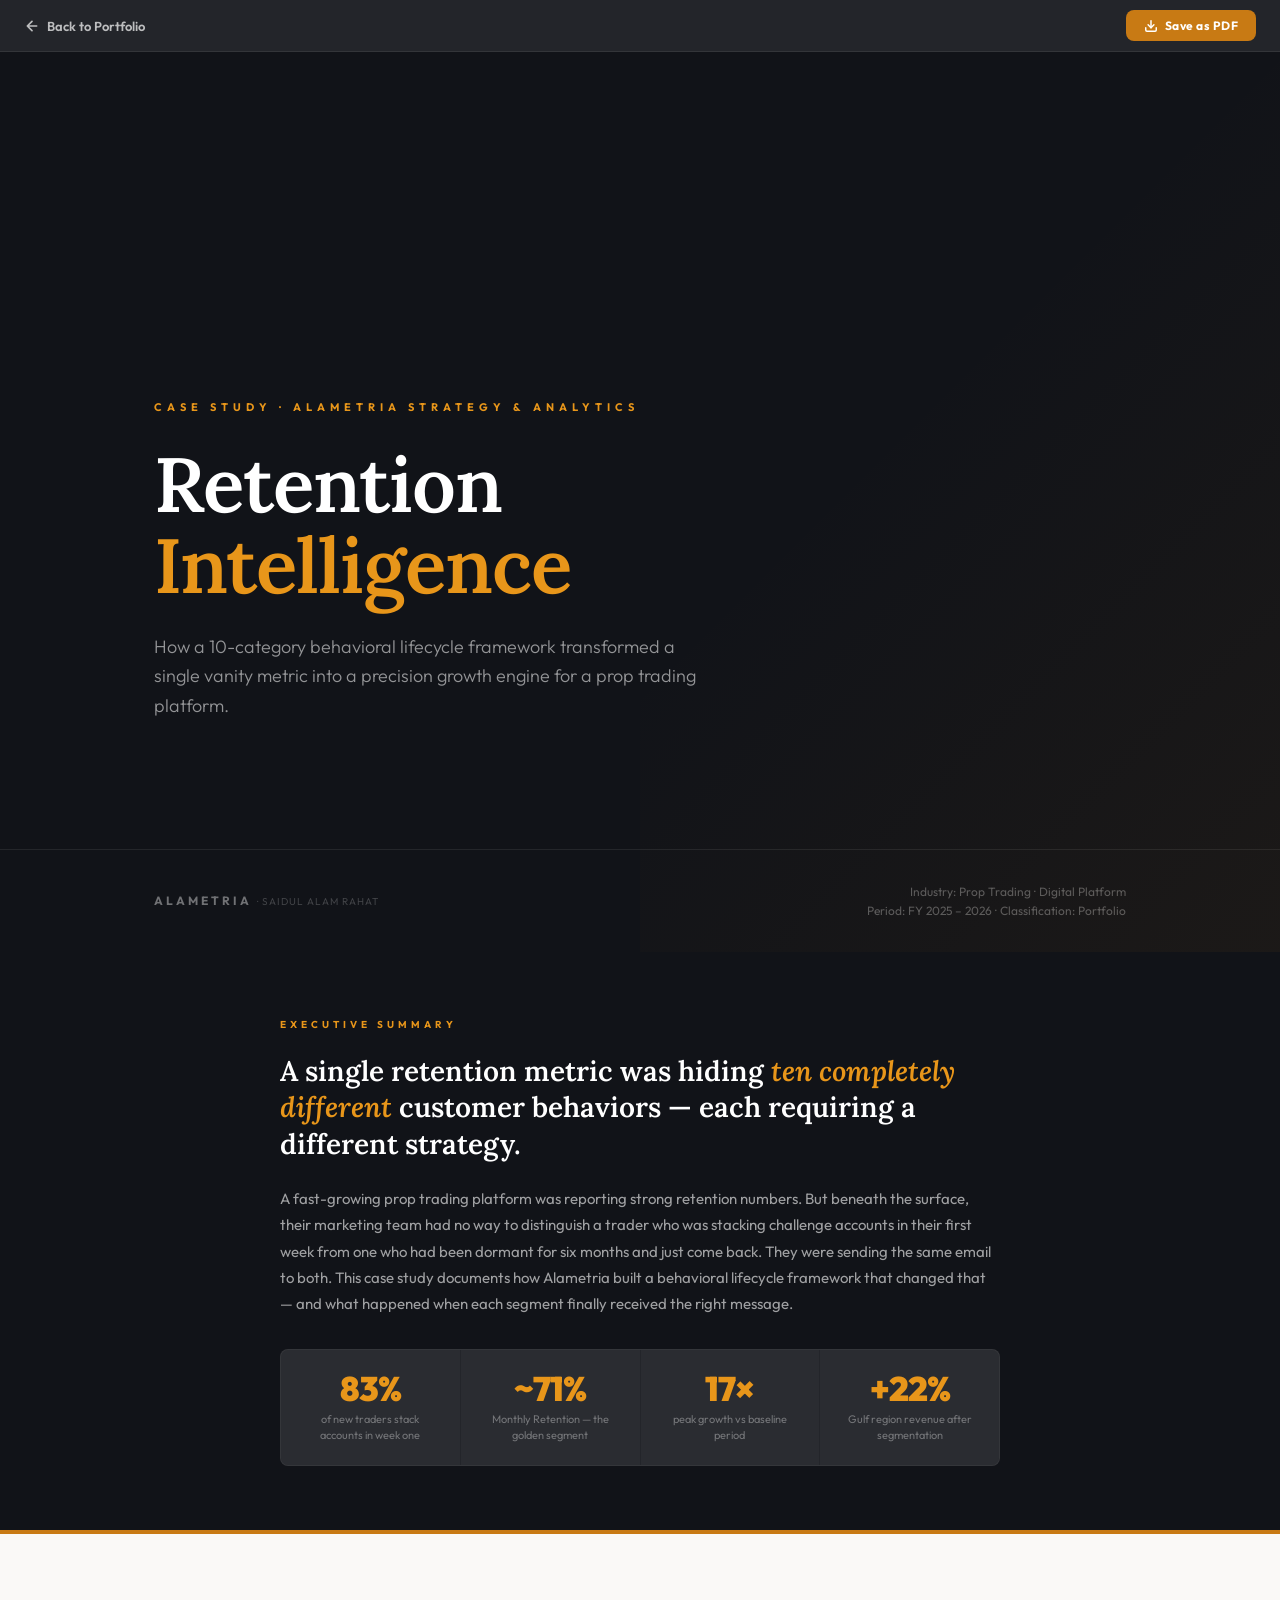
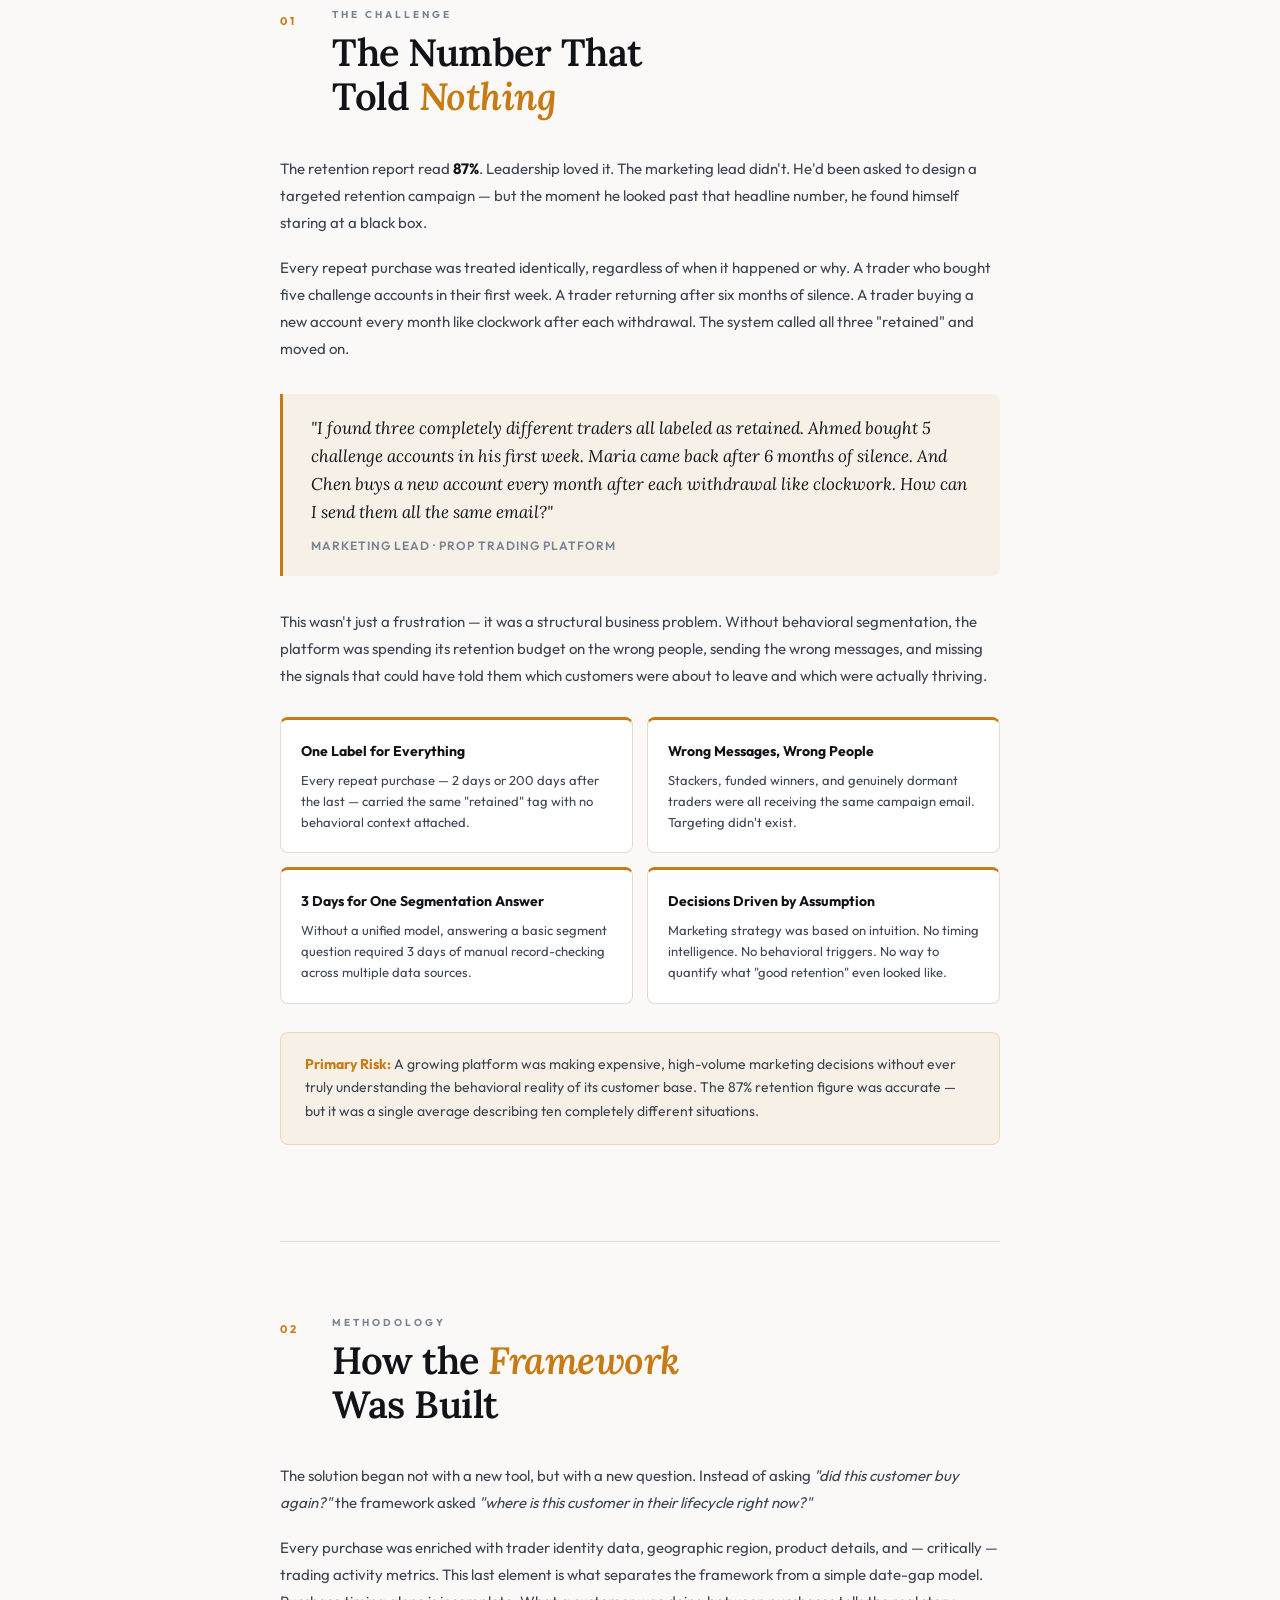
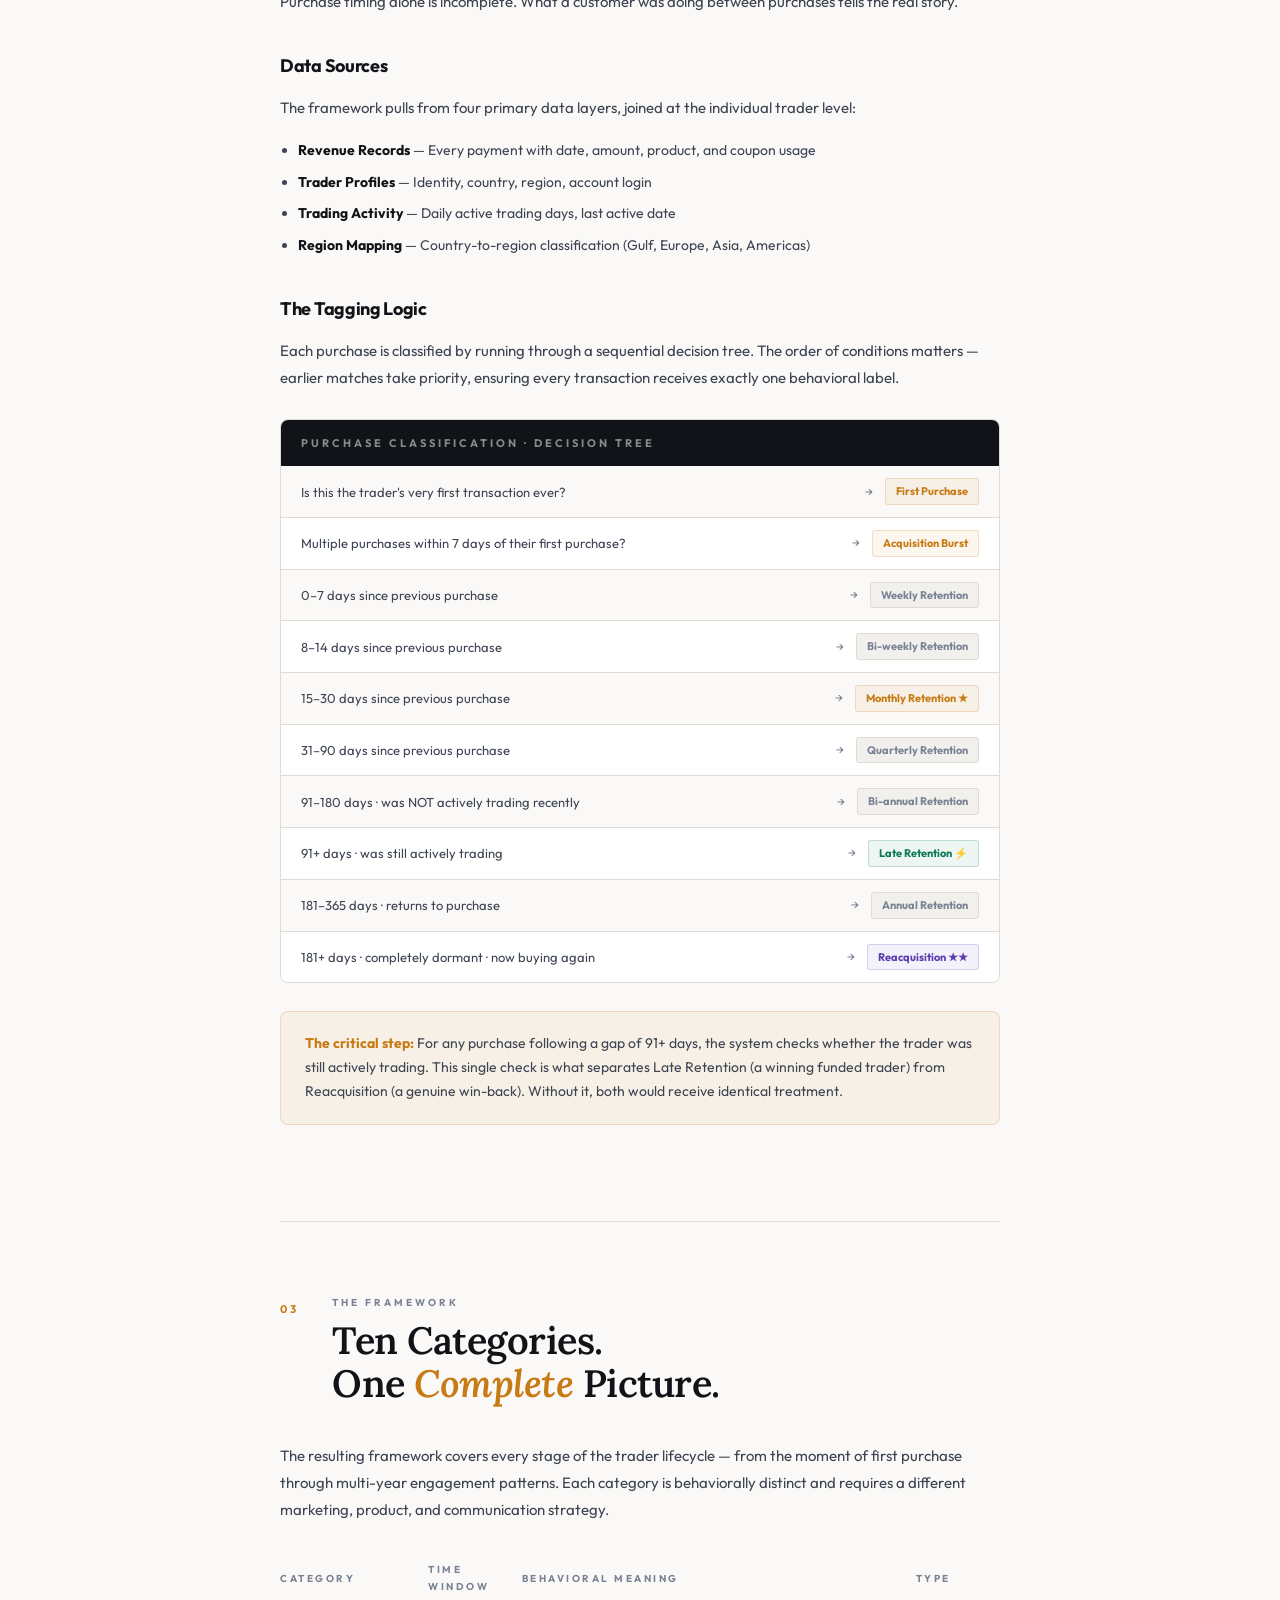
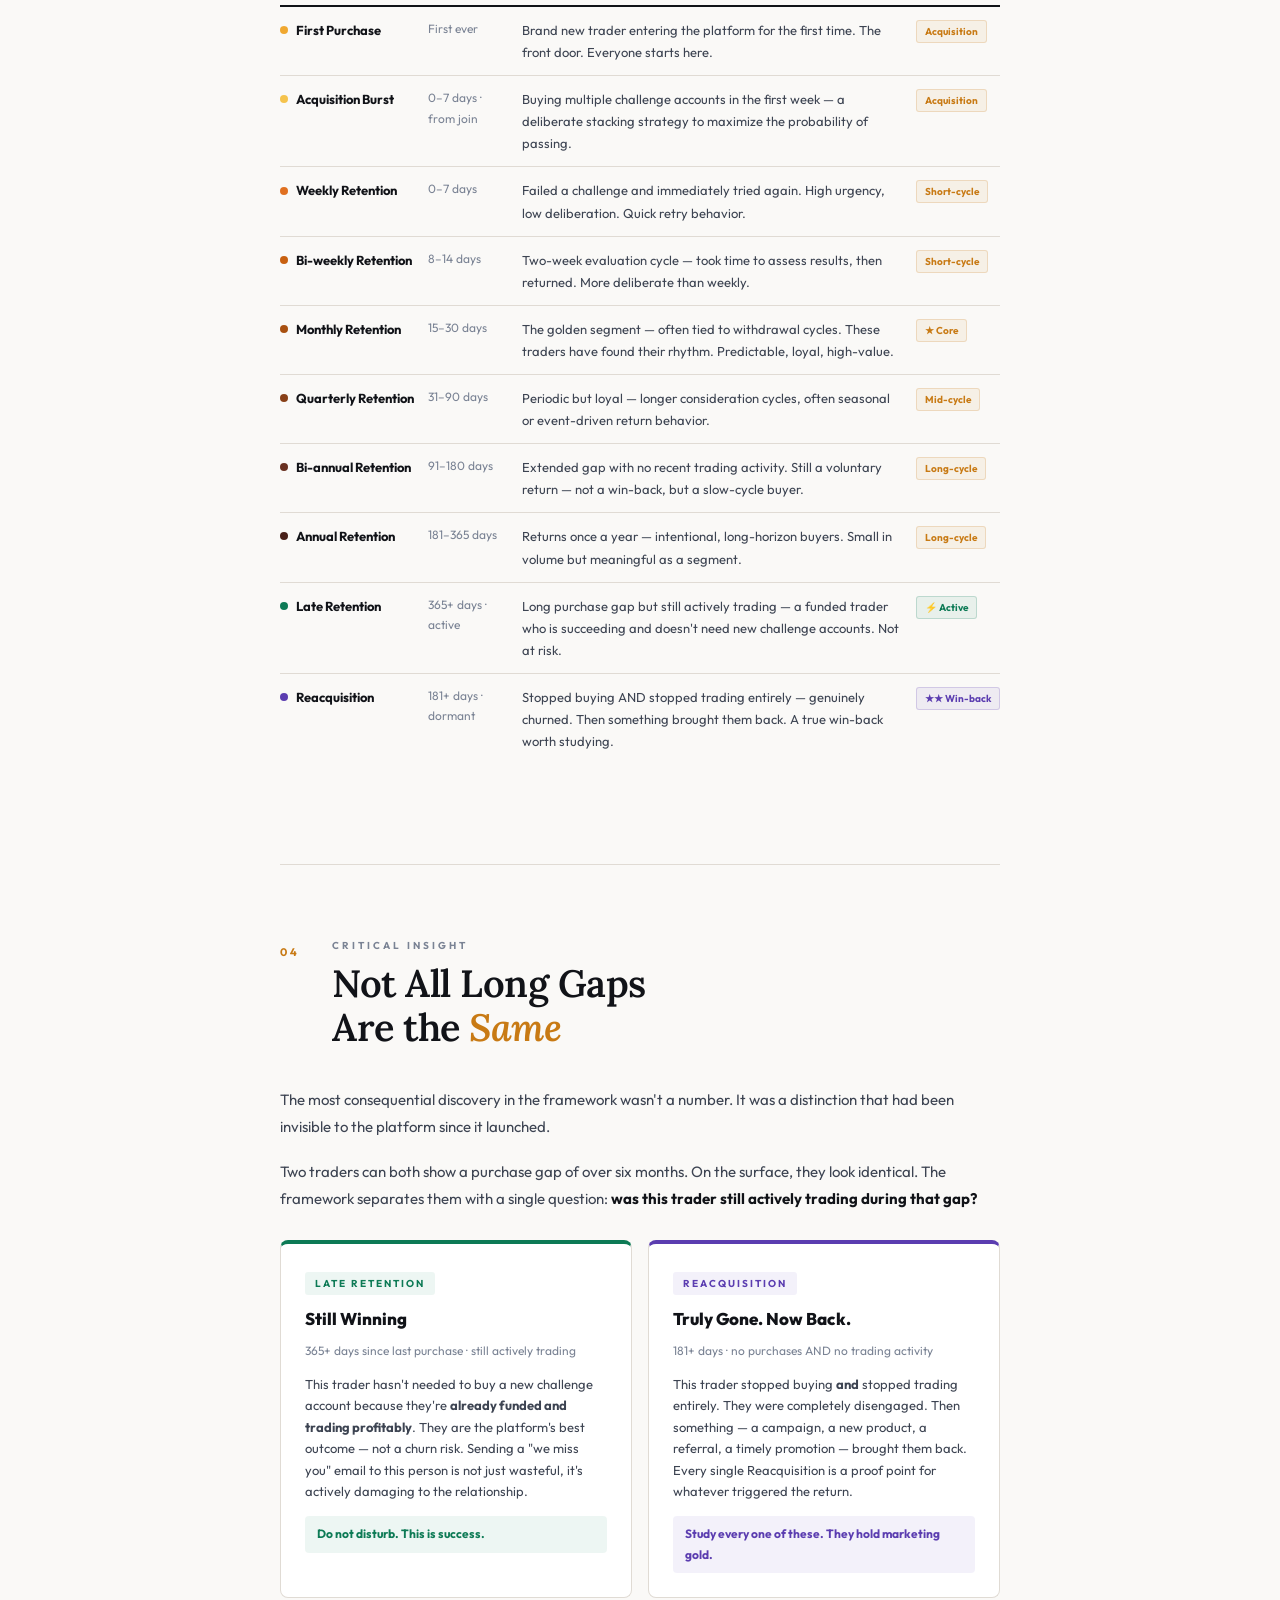
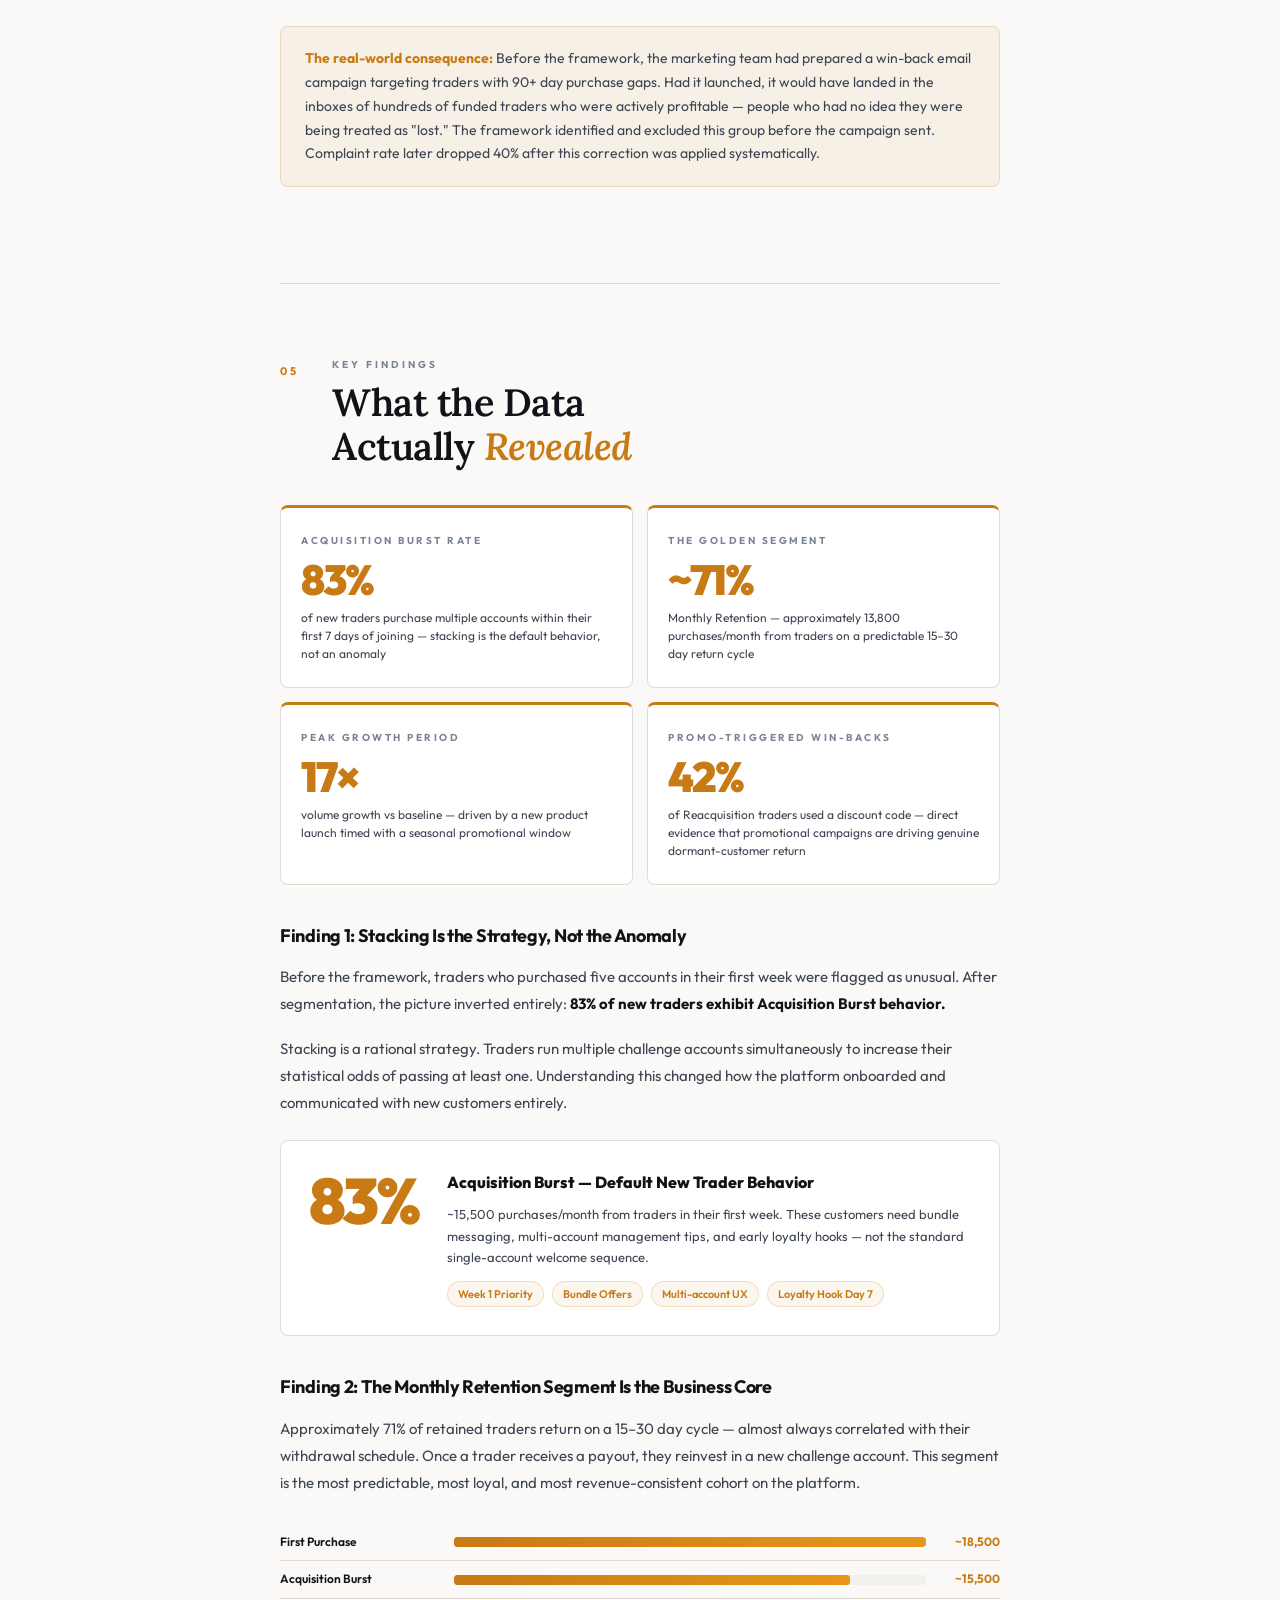
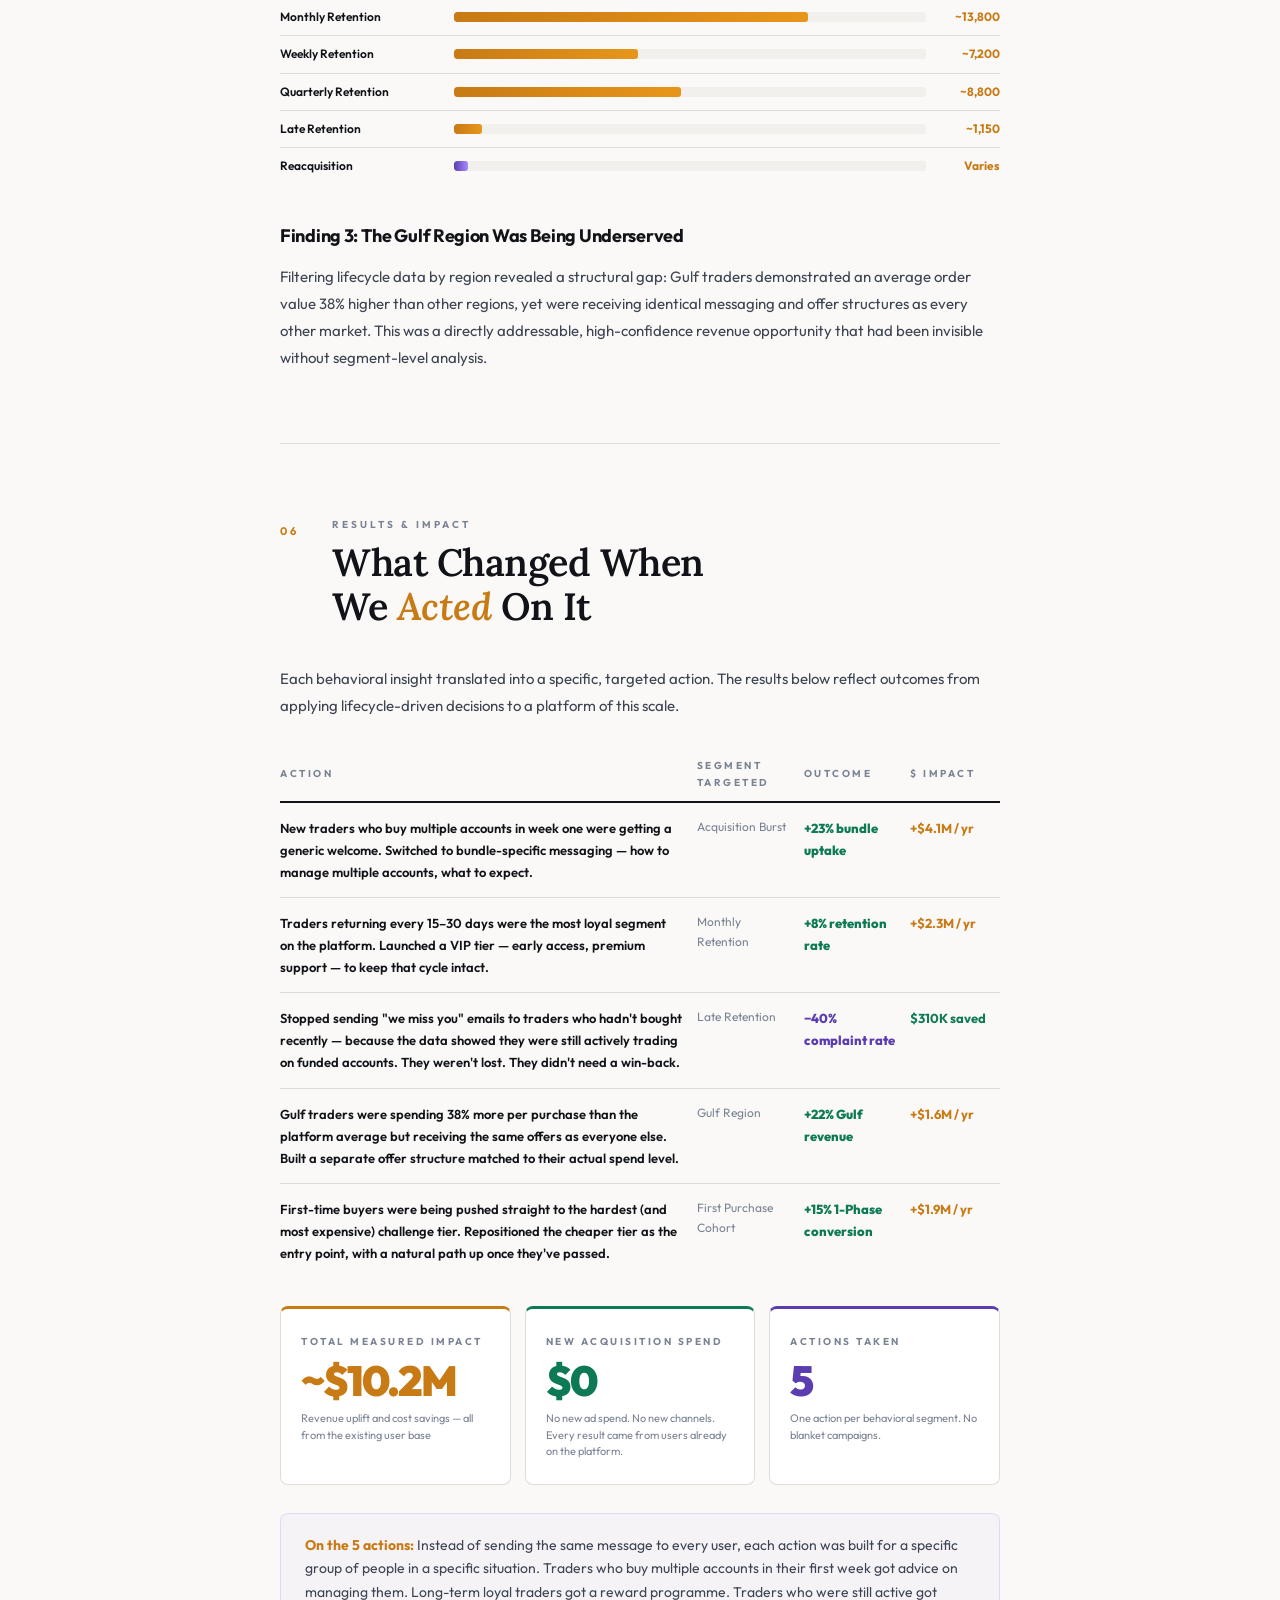
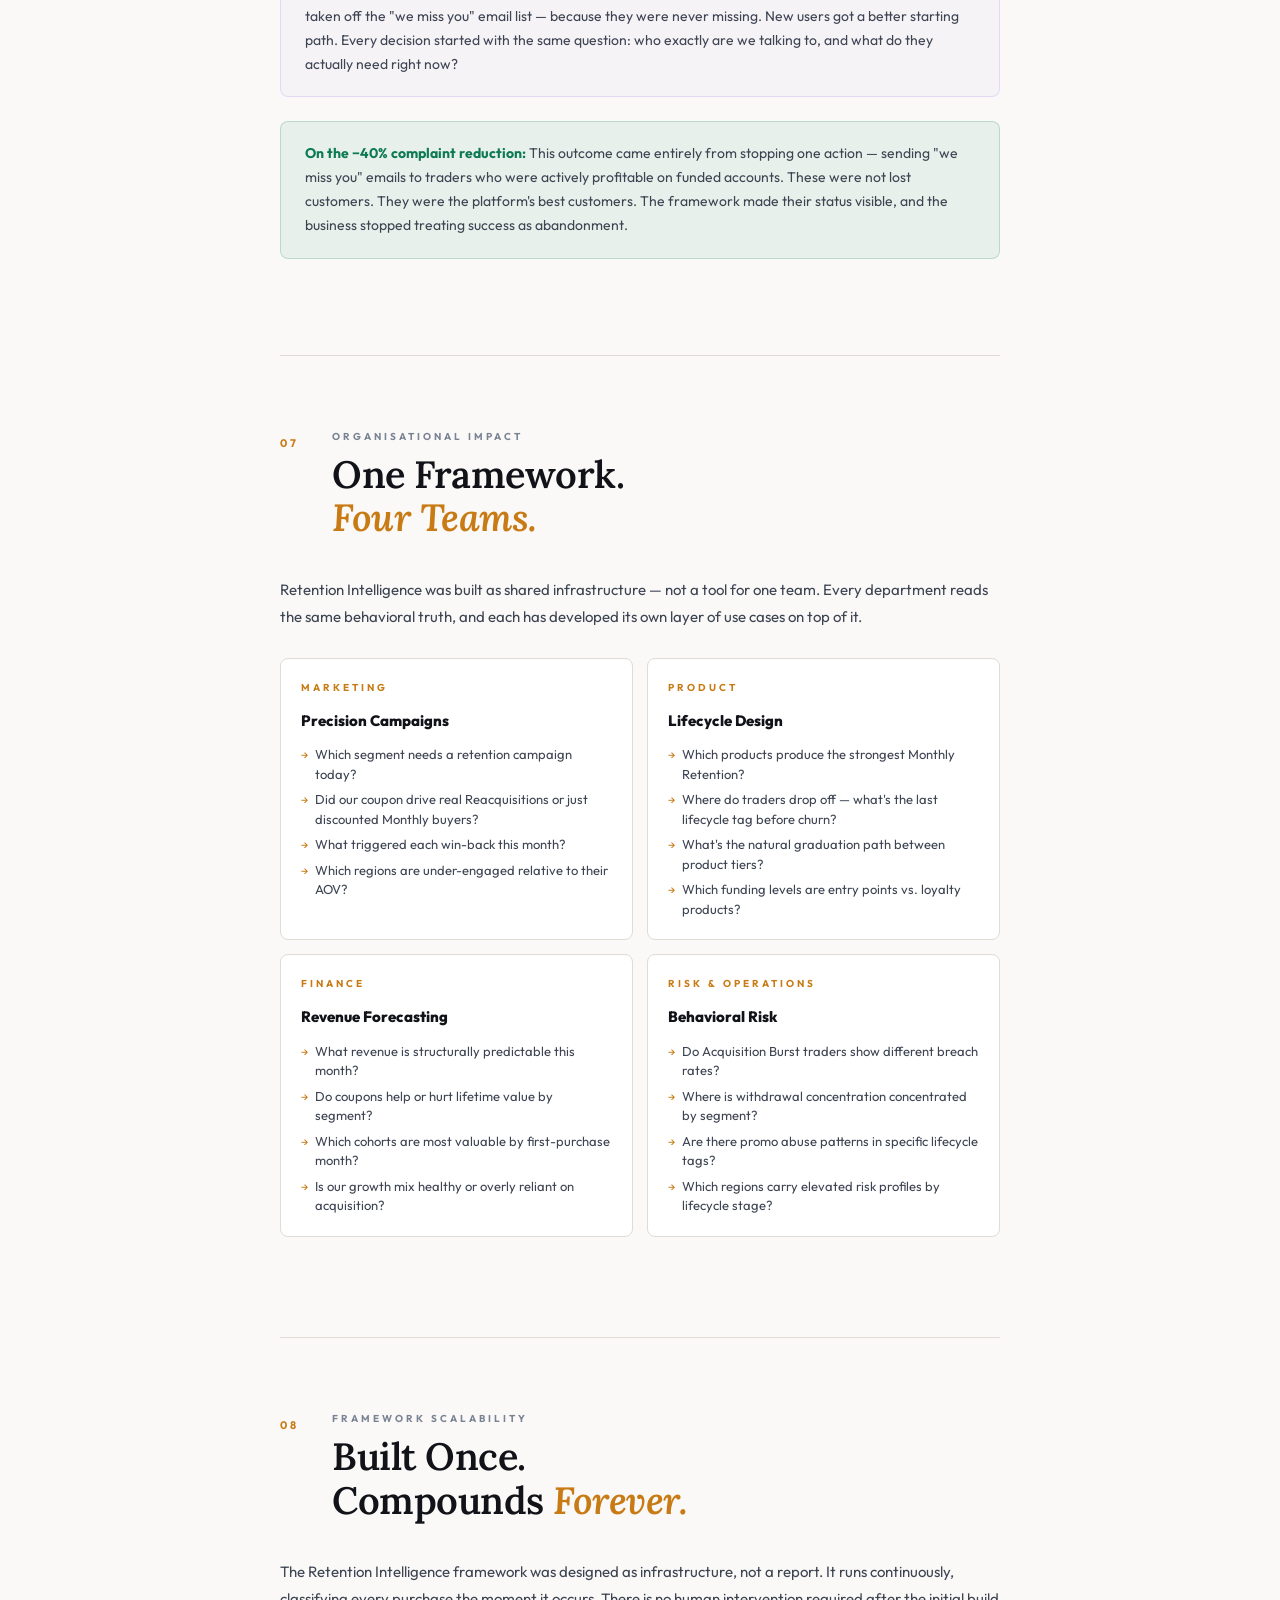
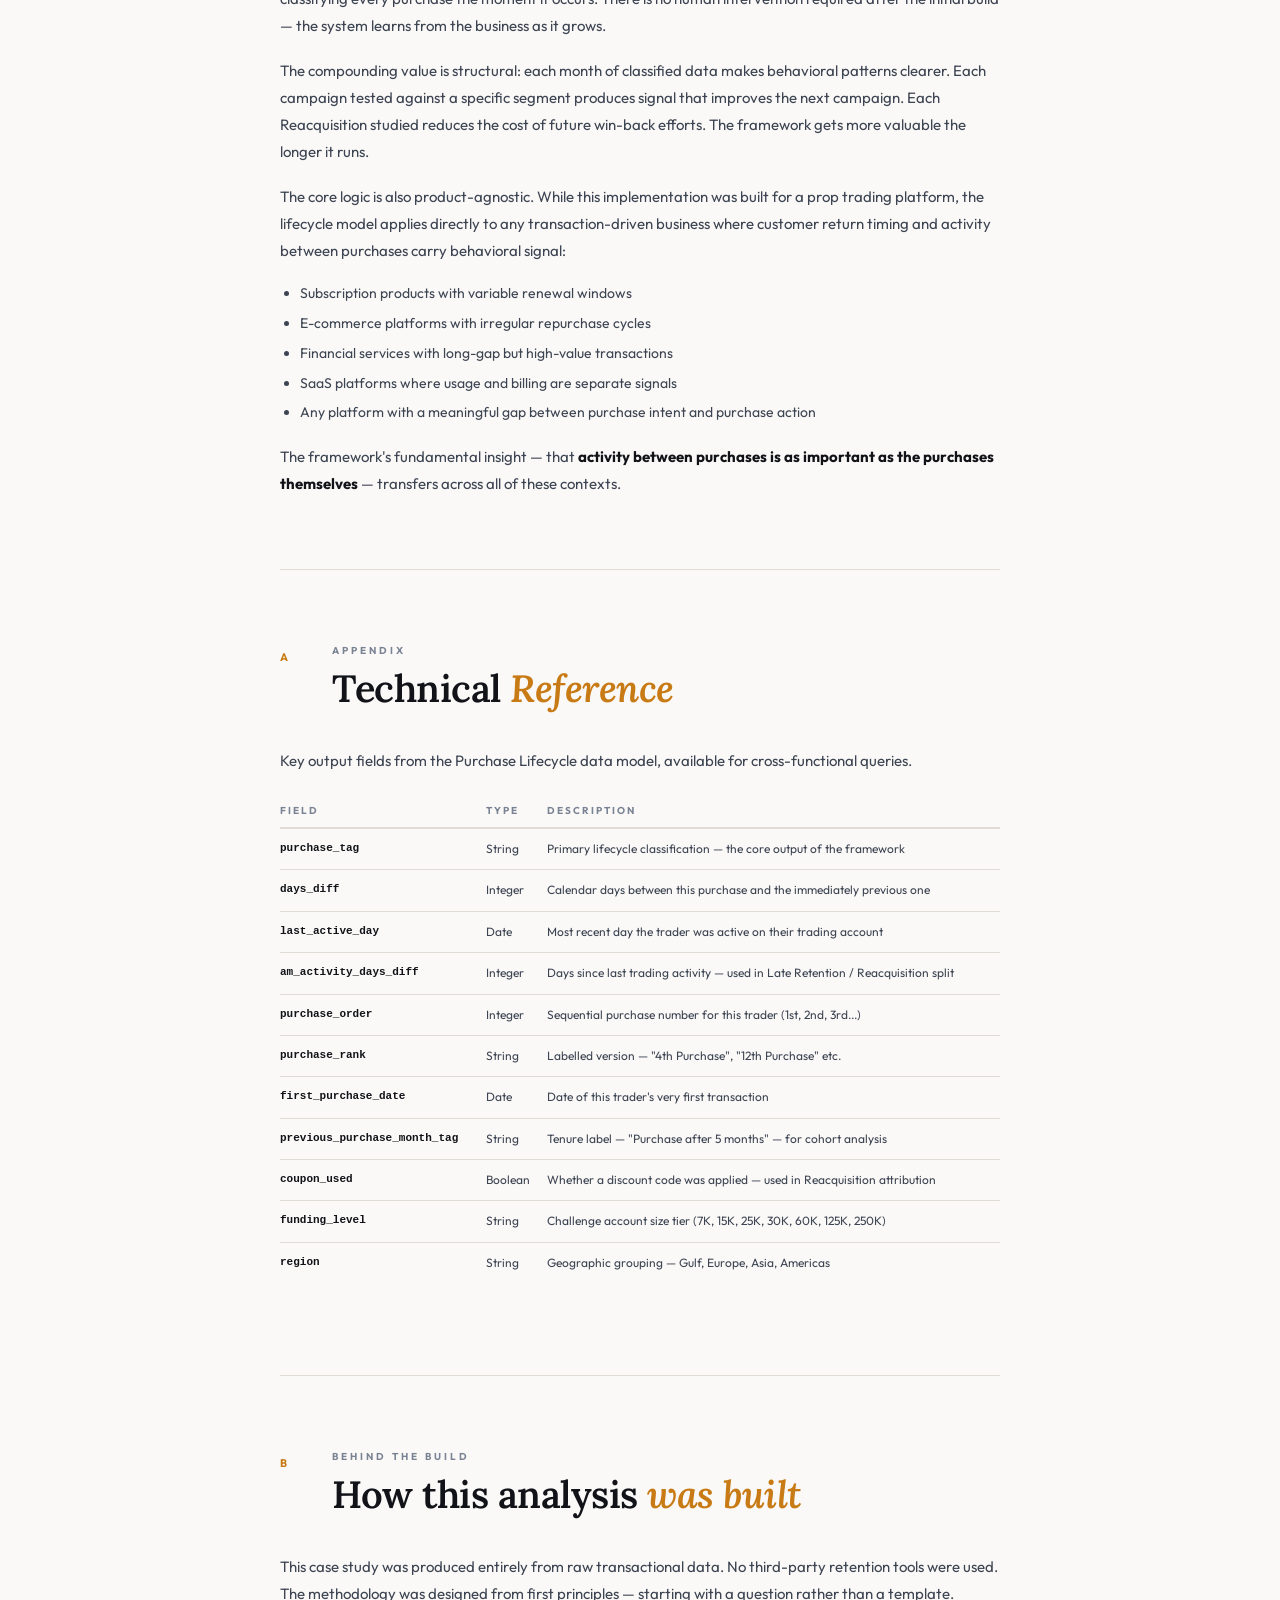
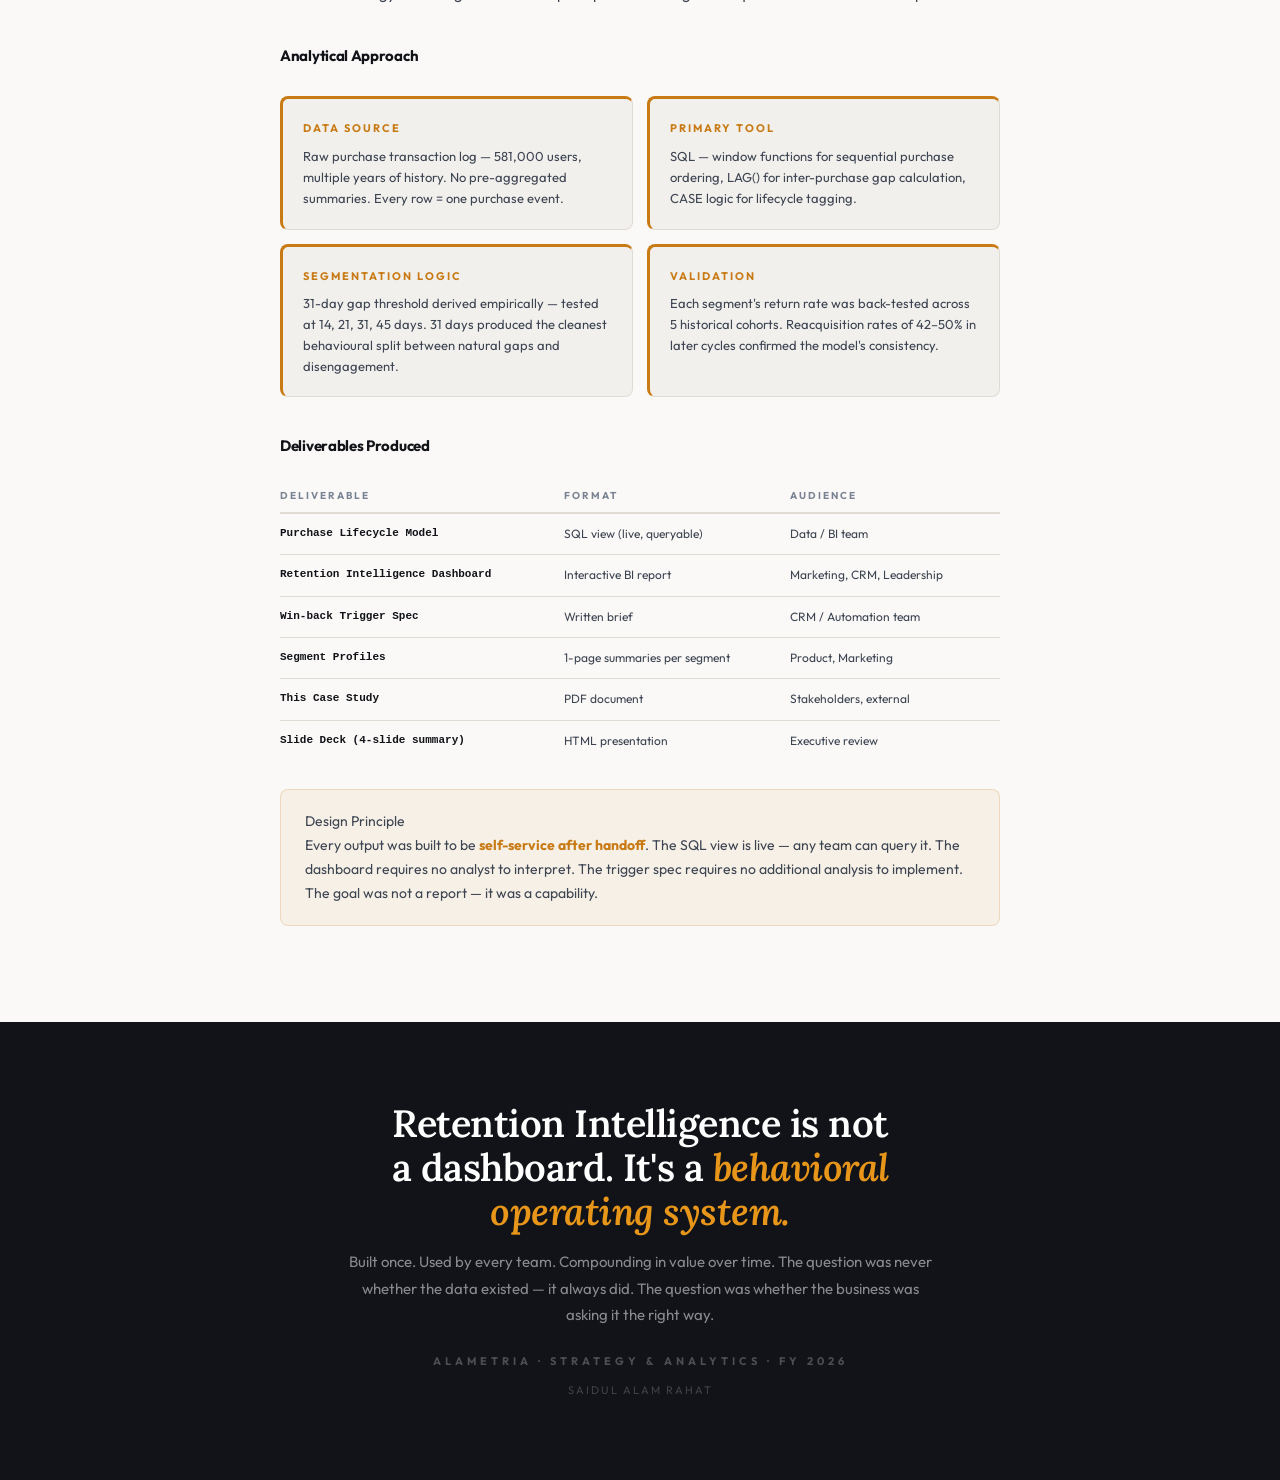
<file: case-studies/alametria/retention-intelligence-casestudy.html>
<!DOCTYPE html>
<html lang="en">
<head>
<meta charset="utf-8"/>
<title>Retention Intelligence — Case Study · Alametria</title>
<meta name="viewport" content="width=device-width, initial-scale=1, viewport-fit=cover"/>
<meta property="og:title" content="Retention Intelligence — Case Study · Alametria"/>
<meta property="og:description" content="581,000 users. One retention label hiding 10 behaviors. $10.2M combined impact — from the existing user base alone."/>
<meta property="og:type" content="article"/>
<meta property="og:image" content="https://saidulalam01.github.io/assets/og-image.png"/>
<meta name="twitter:card" content="summary_large_image"/>
<meta name="twitter:image" content="https://saidulalam01.github.io/assets/og-image.png"/>
<link rel="preconnect" href="https://fonts.googleapis.com"/>
<link href="https://fonts.googleapis.com/css2?family=Outfit:wght@300;400;500;600;700;800;900&family=Lora:ital,wght@0,400;0,600;1,400;1,600&display=swap" rel="stylesheet"/>
<style>
*{margin:0;padding:0;box-sizing:border-box;}
html{-webkit-text-size-adjust:100%;text-size-adjust:100%;}
:root{
  --ink:    #111318;
  --ink2:   #3d4452;
  --ink3:   #7a8394;
  --bg:     #faf9f7;
  --bg2:    #f2f0ec;
  --bg3:    #e8e4de;
  --gold:   #c87a14;
  --gold2:  #e8961a;
  --goldbg: rgba(200,122,20,0.07);
  --goldbr: rgba(200,122,20,0.2);
  --green:  #0d7a55;
  --greenbg:rgba(13,122,85,0.07);
  --violet: #5b3db0;
  --vbg:    rgba(91,61,176,0.07);
  --red:    #b83232;
  --border: #e0dbd4;
  --max:    720px;
}

/* ── GLOBAL ── */
body{background:var(--bg);color:var(--ink);font-family:'Outfit',sans-serif;line-height:1.7;font-size:16px;padding-left:env(safe-area-inset-left);padding-right:env(safe-area-inset-right);padding-bottom:env(safe-area-inset-bottom);}

@page{
  size: A4;
  margin: 18mm 16mm;
}

@media print{
  /* ── BASICS ── */
  .no-print{display:none!important;}
  body{font-size:11.5px;line-height:1.55;-webkit-print-color-adjust:exact;print-color-adjust:exact;orphans:4;widows:4;}
  .body-wrap{max-width:100%;padding:0;}

  /* ── COVER: content area = A4 (297mm) minus top+bottom margins (18mm each) ── */
  .cover{
    min-height:0!important;
    height:261mm!important;
    break-after:page;
    page-break-after:always;
  }

  /* ── EXEC SUMMARY: force page break after ── */
  .exec-summary{break-after:page;page-break-after:always;}

  /* ── EXEC STATS: 2×2 grid so all 4 stats fit on one page ── */
  .exec-stats{
    display:grid!important;
    grid-template-columns:1fr 1fr!important;
  }
  .exec-stat{break-inside:avoid;page-break-inside:avoid;}

  /* ── EVERY SECTION: own page ── */
  .section{break-before:page;page-break-before:always;}

  /* ── CLOSING: own page ── */
  .closing{break-before:page;page-break-before:always;}

  /* ── HEADINGS: never orphaned at bottom ── */
  h2,h3,h4,.sec-header,.kicker{break-after:avoid;page-break-after:avoid;}

  /* ── NEVER SPLIT THESE ── */
  .callout,.pull-quote,.segment-profile,.decision-tree,.funnel,.sp-content{
    break-inside:avoid;page-break-inside:avoid;
  }

  /* ── TABLE ROWS ── */
  .fw-table tr,.res-table tr,.appendix-table tr,.dt-row,.funnel-row{
    break-inside:avoid;page-break-inside:avoid;
  }

  /* ── CARDS → BLOCK (Chrome & WeasyPrint both handle block break-inside correctly) ── */
  .problem-grid,.distinction,.team-grid{display:block!important;}
  .prob-card,.dist-card,.team-card{
    display:block!important;width:100%!important;
    margin-bottom:10px!important;
    break-inside:avoid;page-break-inside:avoid;
  }

  /* ── STAT BOXES → BLOCK ── */
  .stat-row{display:block!important;}
  .stat-box{
    display:block!important;width:100%!important;
    margin-bottom:10px!important;
    break-inside:avoid;page-break-inside:avoid;
  }

  /* ── REDUCE SPACING IN PRINT to minimise wasted blank space ── */
  .section{padding-top:32px!important;padding-bottom:32px!important;}
  .prose{margin-bottom:16px!important;}
  .prose p{margin-bottom:10px!important;}
  h2{margin-bottom:12px!important;}
  h3{margin-bottom:8px!important;}
  .stat-num{font-size:32px!important;}
  .exec-stat-num{font-size:28px!important;}
}

/* ── DOC ACTION BAR ── */
.doc-bar{
  position:fixed;top:0;left:0;right:0;z-index:200;
  display:flex;align-items:center;justify-content:space-between;
  padding:10px 24px;padding-top:calc(10px + env(safe-area-inset-top));padding-left:calc(24px + env(safe-area-inset-left));padding-right:calc(24px + env(safe-area-inset-right));
  background:rgba(17,19,24,0.92);backdrop-filter:blur(12px);
  border-bottom:1px solid rgba(255,255,255,0.07);
}
.doc-bar-back{
  display:flex;align-items:center;gap:7px;
  font-family:'Outfit',sans-serif;font-size:13px;font-weight:600;
  color:rgba(255,255,255,0.7);background:none;border:none;cursor:pointer;
  text-decoration:none;transition:color 0.2s;padding:0;
}
.doc-bar-back:hover{color:#f0a830;}
.doc-bar-save{
  display:flex;align-items:center;gap:7px;
  font-family:'Outfit',sans-serif;font-size:12px;font-weight:700;
  letter-spacing:0.5px;color:#fff;
  background:var(--gold);border:none;padding:8px 18px;border-radius:8px;
  cursor:pointer;transition:background 0.2s;
}
.doc-bar-save:hover{background:#e8961a;}
body{padding-top:52px;}

/* ── COVER ── */
.cover{
  background:var(--ink);
  color:#fff;
  min-height:100vh;
  display:grid;
  grid-template-rows:1fr auto;
  padding:0;
  position:relative;
  overflow:hidden;
}
.cover-inner{
  padding:10% 12%;
  display:flex;
  flex-direction:column;
  justify-content:flex-end;
}
.cover-label{
  font-size:11px;font-weight:700;letter-spacing:5px;
  text-transform:uppercase;color:var(--gold2);
  margin-bottom:28px;
}
.cover-title{
  font-family:'Lora',serif;
  font-size:clamp(48px,6vw,80px);
  font-weight:600;
  line-height:1.05;
  letter-spacing:-1px;
  color:#fff;
  margin-bottom:6px;
}
.cover-title span{color:var(--gold2);}
.cover-sub{
  font-size:18px;font-weight:300;color:rgba(255,255,255,0.55);
  margin-top:20px;max-width:560px;line-height:1.65;
}
.cover-footer{
  padding:32px 12%;
  border-top:1px solid rgba(255,255,255,0.08);
  display:flex;justify-content:space-between;align-items:center;
}
.cover-footer-brand{font-size:12px;font-weight:700;letter-spacing:3px;text-transform:uppercase;color:rgba(255,255,255,0.4);}
.cover-footer-meta{font-size:12px;color:rgba(255,255,255,0.3);text-align:right;line-height:1.6;}
.cover-accent{
  position:absolute;bottom:0;right:0;
  width:50%;height:100%;
  background:linear-gradient(135deg,transparent 40%,rgba(200,122,20,0.06) 100%);
  pointer-events:none;
}

/* ── EXECUTIVE SUMMARY ── */
.exec-summary{
  background:var(--ink);
  color:#fff;
  padding:64px 12%;
  border-bottom:4px solid var(--gold);
}
.exec-inner{max-width:var(--max);margin:0 auto;}
.exec-label{font-size:10px;font-weight:700;letter-spacing:4px;text-transform:uppercase;color:var(--gold2);margin-bottom:20px;}
.exec-headline{font-family:'Lora',serif;font-size:28px;font-weight:600;line-height:1.3;margin-bottom:24px;color:#fff;}
.exec-headline em{font-style:italic;color:var(--gold2);}
.exec-body{font-size:15px;color:rgba(255,255,255,0.6);line-height:1.75;margin-bottom:28px;}
.exec-stats{display:grid;grid-template-columns:repeat(4,1fr);gap:1px;background:rgba(255,255,255,0.08);border:1px solid rgba(255,255,255,0.08);border-radius:8px;overflow:hidden;margin-top:32px;}
.exec-stat{background:rgba(255,255,255,0.03);padding:22px 20px;text-align:center;}
.exec-stat-num{font-size:34px;font-weight:900;color:var(--gold2);line-height:1;letter-spacing:-1px;}
.exec-stat-label{font-size:11px;color:rgba(255,255,255,0.35);margin-top:6px;line-height:1.4;}

/* ── BODY ── */
.body-wrap{max-width:calc(var(--max) + 48px);margin:0 auto;padding:0 24px;}

/* ── SECTION ── */
.section{padding:72px 0;border-bottom:1px solid var(--border);}
.section:last-child{border-bottom:none;}
.sec-header{display:flex;align-items:flex-start;gap:20px;margin-bottom:36px;}
.sec-num{
  font-size:11px;font-weight:700;letter-spacing:3px;text-transform:uppercase;
  color:var(--gold);padding-top:6px;min-width:32px;
}
.sec-titles{}
.sec-tag{font-size:10px;font-weight:700;letter-spacing:3px;text-transform:uppercase;color:var(--ink3);margin-bottom:8px;}
h2{font-family:'Lora',serif;font-size:clamp(28px,3vw,38px);font-weight:600;line-height:1.15;letter-spacing:-0.5px;color:var(--ink);}
h2 em{font-style:italic;color:var(--gold);}

/* ── PROSE ── */
.prose{max-width:var(--max);}
.prose p{font-size:15px;color:var(--ink2);line-height:1.8;margin-bottom:18px;}
.prose p:last-child{margin-bottom:0;}
.prose strong{color:var(--ink);font-weight:700;}
h3{font-size:18px;font-weight:700;color:var(--ink);margin:36px 0 12px;letter-spacing:-0.3px;}
h3:first-child{margin-top:0;}

/* ── PULL QUOTE ── */
.pull-quote{
  border-left:3px solid var(--gold);
  margin:32px 0;
  padding:20px 28px;
  background:var(--goldbg);
  border-radius:0 8px 8px 0;
}
.pull-quote p{font-family:'Lora',serif;font-size:17px;font-style:italic;color:var(--ink);line-height:1.65;margin:0;}
.pull-quote cite{display:block;font-size:12px;font-style:normal;color:var(--ink3);margin-top:10px;font-weight:600;letter-spacing:1px;text-transform:uppercase;}

/* ── CALLOUT BOX ── */
.callout{
  background:var(--goldbg);
  border:1px solid var(--goldbr);
  border-radius:8px;
  padding:20px 24px;
  margin:24px 0;
  font-size:14px;
  color:var(--ink2);
  line-height:1.7;
}
.callout strong{color:var(--gold);}
.callout.green{background:var(--greenbg);border-color:rgba(13,122,85,0.2);}
.callout.green strong{color:var(--green);}
.callout.violet{background:var(--vbg);border-color:rgba(91,61,176,0.2);}
.callout.violet strong{color:var(--violet);}

/* ── PROBLEM GRID ── */
.problem-grid{display:grid;grid-template-columns:1fr 1fr;gap:14px;margin:28px 0;}
.prob-card{
  border:1px solid var(--border);
  border-top:3px solid var(--gold);
  border-radius:8px;padding:20px;
  background:#fff;
}
.prob-card h4{font-size:14px;font-weight:700;margin-bottom:6px;color:var(--ink);}
.prob-card p{font-size:13px;color:var(--ink2);line-height:1.6;margin:0;}

/* ── FRAMEWORK TABLE ── */
.fw-table{width:100%;border-collapse:collapse;margin:28px 0;font-size:13px;}
.fw-table thead tr{border-bottom:2px solid var(--ink);}
.fw-table th{text-align:left;font-size:10px;font-weight:700;letter-spacing:2.5px;text-transform:uppercase;color:var(--ink3);padding:10px 14px 10px 0;}
.fw-table th:last-child{padding-right:0;}
.fw-table td{padding:12px 14px 12px 0;border-bottom:1px solid var(--border);vertical-align:top;}
.fw-table td:last-child{padding-right:0;}
.fw-table tr:last-child td{border-bottom:none;}
.fw-name{font-weight:700;color:var(--ink);display:flex;align-items:center;gap:8px;white-space:nowrap;}
.fw-dot{display:inline-block;width:8px;height:8px;border-radius:50%;flex-shrink:0;}
.fw-range{color:var(--ink3);font-size:12px;}
.fw-desc{color:var(--ink2);}
.fw-tag{
  display:inline-block;font-size:10px;font-weight:700;
  padding:2px 8px;border-radius:3px;
  background:var(--goldbg);color:var(--gold);
  border:1px solid var(--goldbr);
  white-space:nowrap;
}
.fw-tag.green{background:var(--greenbg);color:var(--green);border-color:rgba(13,122,85,0.2);}
.fw-tag.violet{background:var(--vbg);color:var(--violet);border-color:rgba(91,61,176,0.2);}

/* ── DECISION TREE ── */
.decision-tree{margin:28px 0;border:1px solid var(--border);border-radius:8px;overflow:hidden;}
.dt-header{background:var(--ink);color:#fff;padding:14px 20px;font-size:11px;font-weight:700;letter-spacing:3px;text-transform:uppercase;color:rgba(255,255,255,0.5);}
.dt-row{display:flex;align-items:center;padding:12px 20px;border-bottom:1px solid var(--border);background:#fff;gap:12px;}
.dt-row:last-child{border-bottom:none;}
.dt-row:nth-child(even){background:var(--bg);}
.dt-condition{font-size:13px;color:var(--ink2);flex:1;}
.dt-arrow{color:var(--ink3);font-size:12px;}
.dt-tag{font-size:11px;font-weight:700;padding:3px 10px;border-radius:3px;white-space:nowrap;}
.t-gold  {background:var(--goldbg);color:var(--gold);border:1px solid var(--goldbr);}
.t-green {background:var(--greenbg);color:var(--green);border:1px solid rgba(13,122,85,0.2);}
.t-violet{background:var(--vbg);color:var(--violet);border:1px solid rgba(91,61,176,0.2);}
.t-dim   {background:var(--bg2);color:var(--ink3);border:1px solid var(--border);}

/* ── DISTINCTION ── */
.distinction{display:grid;grid-template-columns:1fr 1fr;gap:16px;margin:28px 0;}
.dist-card{border:1px solid var(--border);border-radius:8px;padding:24px;background:#fff;}
.dist-card.green{border-top:4px solid var(--green);}
.dist-card.violet{border-top:4px solid var(--violet);}
.dist-badge{display:inline-block;font-size:10px;font-weight:700;letter-spacing:2px;text-transform:uppercase;margin-bottom:10px;padding:3px 10px;border-radius:3px;}
.dist-badge.green{background:var(--greenbg);color:var(--green);}
.dist-badge.violet{background:var(--vbg);color:var(--violet);}
.dist-title{font-size:17px;font-weight:800;margin-bottom:8px;color:var(--ink);}
.dist-range{font-size:12px;color:var(--ink3);margin-bottom:12px;display:block;}
.dist-body{font-size:13px;color:var(--ink2);line-height:1.65;margin-bottom:14px;}
.dist-verdict{font-size:12px;font-weight:700;padding:8px 12px;border-radius:4px;}
.dist-verdict.green{background:var(--greenbg);color:var(--green);}
.dist-verdict.violet{background:var(--vbg);color:var(--violet);}

/* ── STAT GRID ── */
.stat-row{display:grid;grid-template-columns:1fr 1fr;gap:14px;margin:28px 0;}
.stat-box{background:#fff;border:1px solid var(--border);border-top:3px solid var(--gold);border-radius:8px;padding:24px 20px;}
.stat-note{font-size:11px;color:var(--ink3);margin-top:8px;line-height:1.5;}
.stat-label{font-size:10px;font-weight:700;letter-spacing:2.5px;text-transform:uppercase;color:var(--ink3);margin-bottom:10px;}
.stat-num{font-size:42px;font-weight:900;color:var(--gold);line-height:1;letter-spacing:-2px;}
.stat-desc{font-size:12px;color:var(--ink2);margin-top:8px;line-height:1.5;}

/* ── FUNNEL ── */
.funnel{margin:28px 0;}
.funnel-row{display:flex;align-items:center;gap:14px;padding:8px 0;border-bottom:1px solid var(--border);}
.funnel-row:last-child{border-bottom:none;}
.funnel-name{font-size:12px;font-weight:600;color:var(--ink);min-width:160px;}
.funnel-bar-wrap{flex:1;height:10px;background:var(--bg2);border-radius:3px;overflow:hidden;}
.funnel-bar{height:100%;background:linear-gradient(90deg,var(--gold),var(--gold2));border-radius:3px;}
.funnel-val{font-size:12px;font-weight:700;color:var(--gold);min-width:60px;text-align:right;}

/* ── RESULTS TABLE ── */
.res-table{width:100%;border-collapse:collapse;margin:28px 0;}
.res-table thead tr{border-bottom:2px solid var(--ink);}
.res-table th{text-align:left;font-size:10px;font-weight:700;letter-spacing:2.5px;text-transform:uppercase;color:var(--ink3);padding:10px 14px 10px 0;}
.res-table td{padding:14px 14px 14px 0;border-bottom:1px solid var(--border);font-size:13px;color:var(--ink2);vertical-align:top;}
.res-table td:first-child{color:var(--ink);font-weight:600;}
.res-table tr:last-child td{border-bottom:none;}
.badge-up{display:inline-block;font-size:13px;font-weight:800;color:var(--green);}
.badge-dn{display:inline-block;font-size:13px;font-weight:800;color:var(--violet);}

/* ── TEAM GRID ── */
.team-grid{display:grid;grid-template-columns:1fr 1fr;gap:14px;margin:28px 0;}
.team-card{border:1px solid var(--border);border-radius:8px;padding:20px;background:#fff;}
.team-label{font-size:10px;font-weight:700;letter-spacing:3px;text-transform:uppercase;color:var(--gold);margin-bottom:12px;}
.team-name{font-size:15px;font-weight:800;color:var(--ink);margin-bottom:12px;}
.team-list{list-style:none;display:flex;flex-direction:column;gap:6px;}
.team-list li{font-size:13px;color:var(--ink2);padding-left:14px;position:relative;line-height:1.5;}
.team-list li::before{content:'→';position:absolute;left:0;color:var(--gold);font-size:11px;top:2px;}

/* ── SEGMENT PROFILE ── */
.segment-profile{display:grid;grid-template-columns:auto 1fr;gap:28px;align-items:start;background:#fff;border:1px solid var(--border);border-radius:8px;padding:28px;margin:24px 0;}
.sp-num{font-size:64px;font-weight:900;color:var(--gold);line-height:1;letter-spacing:-3px;}
.sp-content h4{font-size:16px;font-weight:800;color:var(--ink);margin-bottom:8px;}
.sp-content p{font-size:13px;color:var(--ink2);line-height:1.65;margin:0;}
.sp-tags{display:flex;flex-wrap:wrap;gap:8px;margin-top:12px;}
.sp-tag{font-size:11px;font-weight:600;padding:3px 10px;border-radius:20px;background:var(--goldbg);color:var(--gold);border:1px solid var(--goldbr);}

/* ── CLOSING ── */
.closing{
  background:var(--ink);
  color:#fff;
  padding:80px 12%;
  text-align:center;
}
.closing-inner{max-width:600px;margin:0 auto;}
.closing h2{font-family:'Lora',serif;font-size:clamp(28px,3vw,38px);color:#fff;letter-spacing:-0.5px;margin-bottom:16px;}
.closing h2 em{color:var(--gold2);}
.closing p{font-size:15px;color:rgba(255,255,255,0.5);line-height:1.75;margin-bottom:24px;}
.closing-brand{font-size:11px;font-weight:700;letter-spacing:4px;text-transform:uppercase;color:rgba(255,255,255,0.25);}

/* ── APPENDIX ── */
.appendix-table{width:100%;border-collapse:collapse;font-size:12px;margin:20px 0;}
.appendix-table th{text-align:left;font-size:10px;font-weight:700;letter-spacing:2px;text-transform:uppercase;color:var(--ink3);padding:8px 12px 8px 0;border-bottom:2px solid var(--border);}
.appendix-table td{padding:10px 12px 10px 0;border-bottom:1px solid var(--border);color:var(--ink2);vertical-align:top;}
.appendix-table td:first-child{font-weight:700;color:var(--ink);font-family:monospace;font-size:11px;}
.appendix-table tr:last-child td{border-bottom:none;}

/* ── TABLE SCROLL HINT ── */
.table-scroll-wrap{position:relative;}
.table-scroll-wrap::after{
  content:'';position:absolute;top:0;right:0;bottom:0;width:32px;
  background:linear-gradient(to left,var(--bg) 0%,transparent 100%);
  pointer-events:none;opacity:1;transition:opacity 0.3s;
}
.table-scroll-wrap.scrolled-end::after{opacity:0;}

/* ── HR ── */
hr{border:none;border-top:1px solid var(--border);margin:0;}

/* ── MOBILE RESPONSIVE ── */
@media (max-width: 768px) {
  /* Cover */
  .cover-inner { padding: 16% 6%; }
  .cover-title { font-size: clamp(32px, 8vw, 48px); }
  .cover-sub { font-size: 15px; }
  .cover-footer { padding: 20px 6%; flex-direction: column; gap: 12px; align-items: flex-start; }
  .cover-footer-meta { text-align: left; }

  /* Doc bar */
  .doc-bar { padding: 10px 12px; }
  .doc-bar-back { padding: 8px 0; min-height: 44px; display: flex; align-items: center; }
  .doc-bar-save { padding: 12px 18px; min-height: 44px; }

  /* Executive Summary */
  .exec-summary { padding: 40px 6%; }
  .exec-headline { font-size: 22px; }
  .exec-body { font-size: 14px; }
  .exec-stats { grid-template-columns: 1fr 1fr; }
  .exec-stat-num { font-size: 26px; }

  /* Body */
  .body-wrap { padding: 0 16px; }

  /* Sections */
  .section { padding: 48px 0; }
  .sec-header { flex-direction: column; gap: 8px; }
  h2 { font-size: clamp(24px, 5vw, 32px); }

  /* Grids → single column (!important to override inline styles) */
  .problem-grid,
  .distinction,
  .stat-row,
  .team-grid { grid-template-columns: 1fr !important; }

  /* Segment profile */
  .segment-profile { grid-template-columns: 1fr; gap: 16px; padding: 20px; }
  .sp-num { font-size: 48px; }

  /* Stat numbers */
  .stat-num { font-size: 32px; }

  /* Funnel */
  .funnel-name { min-width: 100px; font-size: 11px; }
  .funnel-val { min-width: 48px; font-size: 11px; }
  .funnel-row { flex-wrap: wrap; gap: 8px; }

  /* Tables — horizontal scroll (no blanket white-space:nowrap) */
  .fw-table, .res-table, .appendix-table {
    display: block;
    overflow-x: auto;
    -webkit-overflow-scrolling: touch;
  }
  .fw-table td, .fw-table th,
  .res-table td, .res-table th,
  .appendix-table td, .appendix-table th {
    white-space: normal;
  }
  .fw-name { white-space: nowrap; }

  /* Pull quote */
  .pull-quote { padding: 16px 18px; }
  .pull-quote p { font-size: 15px; }

  /* Callouts */
  .callout { padding: 16px 16px; }

  /* Closing */
  .closing { padding: 48px 6%; }
  .closing h2 { font-size: clamp(24px, 5vw, 32px); }

  /* Decision tree */
  .dt-row { padding: 10px 14px; gap: 8px; flex-wrap: wrap; }
  .dt-condition { min-width: 0; }
}

@media (max-width: 480px) {
  .exec-stats { grid-template-columns: 1fr; }
  .cover-inner { padding: 20% 5%; }
  .exec-summary { padding: 32px 5%; }
  .cover-footer { padding: 16px 5%; }
  .closing { padding: 40px 5%; }
  .closing-brand { letter-spacing: 2px; font-size: 10px; word-break: break-word; }
  .body-wrap { padding: 0 12px; }
  .funnel-name { min-width: auto; width: 100%; }
  .funnel-bar-wrap { flex: 1; min-width: 0; }
  .cover-label { letter-spacing: 2px; font-size: 10px; }
  .callout { padding: 14px 12px; }
  /* Decision tree arrow orphan fix */
  .dt-arrow { display: none; }
  .dt-tag::before { content: '\2192\00a0'; font-weight: 400; }
  .dt-header + .dt-row .dt-tag::before { content: none; }
}

/* ── LANDSCAPE FIX ── */
@media (max-height: 500px) and (orientation: landscape) {
  .cover { min-height: auto; }
  .cover-inner { padding: 10% 8%; }
}
</style>
</head>
<body>

<div class="doc-bar no-print">
  <button class="doc-bar-back" onclick="window.close()">
    <svg width="16" height="16" viewBox="0 0 24 24" fill="none" stroke="currentColor" stroke-width="2.5" stroke-linecap="round" stroke-linejoin="round"><path d="M19 12H5M12 5l-7 7 7 7"/></svg>
    Back to Portfolio
  </button>
  <button class="doc-bar-save" onclick="window.print()">
    <svg width="14" height="14" viewBox="0 0 24 24" fill="none" stroke="currentColor" stroke-width="2.5" stroke-linecap="round" stroke-linejoin="round"><path d="M21 15v4a2 2 0 0 1-2 2H5a2 2 0 0 1-2-2v-4"/><polyline points="7 10 12 15 17 10"/><line x1="12" y1="15" x2="12" y2="3"/></svg>
    Save as PDF
  </button>
</div>

<!-- ══════════ COVER ══════════ -->
<div class="cover">
  <div class="cover-accent"></div>
  <div class="cover-inner">
    <div class="cover-label">Case Study · Alametria Strategy &amp; Analytics</div>
    <div class="cover-title">Retention<br><span>Intelligence</span></div>
    <div class="cover-sub">How a 10-category behavioral lifecycle framework transformed a single vanity metric into a precision growth engine for a prop trading platform.</div>
  </div>
  <div class="cover-footer">
    <div class="cover-footer-brand">Alametria <span style="font-weight:400;letter-spacing:1px;font-size:10px;opacity:0.5;">· Saidul Alam Rahat</span></div>
    <div class="cover-footer-meta">
      Industry: Prop Trading · Digital Platform<br>
      Period: FY 2025 – 2026 · Classification: Portfolio
    </div>
  </div>
</div>

<!-- ══════════ EXECUTIVE SUMMARY ══════════ -->
<div class="exec-summary">
  <div class="exec-inner">
    <div class="exec-label">Executive Summary</div>
    <div class="exec-headline">A single retention metric was hiding <em>ten completely different</em> customer behaviors — each requiring a different strategy.</div>
    <p class="exec-body">A fast-growing prop trading platform was reporting strong retention numbers. But beneath the surface, their marketing team had no way to distinguish a trader who was stacking challenge accounts in their first week from one who had been dormant for six months and just come back. They were sending the same email to both. This case study documents how Alametria built a behavioral lifecycle framework that changed that — and what happened when each segment finally received the right message.</p>
    <div class="exec-stats">
      <div class="exec-stat">
        <div class="exec-stat-num">83%</div>
        <div class="exec-stat-label">of new traders stack accounts in week one</div>
      </div>
      <div class="exec-stat">
        <div class="exec-stat-num">~71%</div>
        <div class="exec-stat-label">Monthly Retention — the golden segment</div>
      </div>
      <div class="exec-stat">
        <div class="exec-stat-num">17×</div>
        <div class="exec-stat-label">peak growth vs baseline period</div>
      </div>
      <div class="exec-stat">
        <div class="exec-stat-num">+22%</div>
        <div class="exec-stat-label">Gulf region revenue after segmentation</div>
      </div>
    </div>
  </div>
</div>

<!-- ══════════ BODY ══════════ -->
<div class="body-wrap">

  <!-- 01. THE CHALLENGE -->
  <div class="section">
    <div class="sec-header">
      <div class="sec-num">01</div>
      <div class="sec-titles">
        <div class="sec-tag">The Challenge</div>
        <h2>The Number That<br>Told <em>Nothing</em></h2>
      </div>
    </div>
    <div class="prose">
      <p>The retention report read <strong>87%</strong>. Leadership loved it. The marketing lead didn't. He'd been asked to design a targeted retention campaign — but the moment he looked past that headline number, he found himself staring at a black box.</p>
      <p>Every repeat purchase was treated identically, regardless of when it happened or why. A trader who bought five challenge accounts in their first week. A trader returning after six months of silence. A trader buying a new account every month like clockwork after each withdrawal. The system called all three "retained" and moved on.</p>
    </div>

    <div class="pull-quote">
      <p>"I found three completely different traders all labeled as retained. Ahmed bought 5 challenge accounts in his first week. Maria came back after 6 months of silence. And Chen buys a new account every month after each withdrawal like clockwork. How can I send them all the same email?"</p>
      <cite>Marketing Lead · Prop Trading Platform</cite>
    </div>

    <div class="prose">
      <p>This wasn't just a frustration — it was a structural business problem. Without behavioral segmentation, the platform was spending its retention budget on the wrong people, sending the wrong messages, and missing the signals that could have told them which customers were about to leave and which were actually thriving.</p>
    </div>

    <div class="problem-grid">
      <div class="prob-card">
        <h4>One Label for Everything</h4>
        <p>Every repeat purchase — 2 days or 200 days after the last — carried the same "retained" tag with no behavioral context attached.</p>
      </div>
      <div class="prob-card">
        <h4>Wrong Messages, Wrong People</h4>
        <p>Stackers, funded winners, and genuinely dormant traders were all receiving the same campaign email. Targeting didn't exist.</p>
      </div>
      <div class="prob-card">
        <h4>3 Days for One Segmentation Answer</h4>
        <p>Without a unified model, answering a basic segment question required 3 days of manual record-checking across multiple data sources.</p>
      </div>
      <div class="prob-card">
        <h4>Decisions Driven by Assumption</h4>
        <p>Marketing strategy was based on intuition. No timing intelligence. No behavioral triggers. No way to quantify what "good retention" even looked like.</p>
      </div>
    </div>

    <div class="callout">
      <strong>Primary Risk:</strong> A growing platform was making expensive, high-volume marketing decisions without ever truly understanding the behavioral reality of its customer base. The 87% retention figure was accurate — but it was a single average describing ten completely different situations.
    </div>
  </div>

  <!-- 02. METHODOLOGY -->
  <div class="section">
    <div class="sec-header">
      <div class="sec-num">02</div>
      <div class="sec-titles">
        <div class="sec-tag">Methodology</div>
        <h2>How the <em>Framework</em><br>Was Built</h2>
      </div>
    </div>
    <div class="prose">
      <p>The solution began not with a new tool, but with a new question. Instead of asking <em>"did this customer buy again?"</em> the framework asked <em>"where is this customer in their lifecycle right now?"</em></p>
      <p>Every purchase was enriched with trader identity data, geographic region, product details, and — critically — trading activity metrics. This last element is what separates the framework from a simple date-gap model. Purchase timing alone is incomplete. What a customer was doing between purchases tells the real story.</p>

      <h3>Data Sources</h3>
      <p>The framework pulls from four primary data layers, joined at the individual trader level:</p>
      <ul style="margin:14px 0 18px 18px;display:flex;flex-direction:column;gap:8px;">
        <li style="font-size:14px;color:var(--ink2);"><strong style="color:var(--ink);">Revenue Records</strong> — Every payment with date, amount, product, and coupon usage</li>
        <li style="font-size:14px;color:var(--ink2);"><strong style="color:var(--ink);">Trader Profiles</strong> — Identity, country, region, account login</li>
        <li style="font-size:14px;color:var(--ink2);"><strong style="color:var(--ink);">Trading Activity</strong> — Daily active trading days, last active date</li>
        <li style="font-size:14px;color:var(--ink2);"><strong style="color:var(--ink);">Region Mapping</strong> — Country-to-region classification (Gulf, Europe, Asia, Americas)</li>
      </ul>

      <h3>The Tagging Logic</h3>
      <p>Each purchase is classified by running through a sequential decision tree. The order of conditions matters — earlier matches take priority, ensuring every transaction receives exactly one behavioral label.</p>
    </div>

    <div class="decision-tree">
      <div class="dt-header">Purchase Classification · Decision Tree</div>
      <div class="dt-row"><div class="dt-condition">Is this the trader's very first transaction ever?</div><div class="dt-arrow">→</div><div class="dt-tag t-gold">First Purchase</div></div>
      <div class="dt-row"><div class="dt-condition">Multiple purchases within 7 days of their first purchase?</div><div class="dt-arrow">→</div><div class="dt-tag t-gold">Acquisition Burst</div></div>
      <div class="dt-row"><div class="dt-condition">0–7 days since previous purchase</div><div class="dt-arrow">→</div><div class="dt-tag t-dim">Weekly Retention</div></div>
      <div class="dt-row"><div class="dt-condition">8–14 days since previous purchase</div><div class="dt-arrow">→</div><div class="dt-tag t-dim">Bi-weekly Retention</div></div>
      <div class="dt-row"><div class="dt-condition">15–30 days since previous purchase</div><div class="dt-arrow">→</div><div class="dt-tag t-gold">Monthly Retention ★</div></div>
      <div class="dt-row"><div class="dt-condition">31–90 days since previous purchase</div><div class="dt-arrow">→</div><div class="dt-tag t-dim">Quarterly Retention</div></div>
      <div class="dt-row"><div class="dt-condition">91–180 days · was NOT actively trading recently</div><div class="dt-arrow">→</div><div class="dt-tag t-dim">Bi-annual Retention</div></div>
      <div class="dt-row"><div class="dt-condition">91+ days · was still actively trading</div><div class="dt-arrow">→</div><div class="dt-tag t-green">Late Retention ⚡</div></div>
      <div class="dt-row"><div class="dt-condition">181–365 days · returns to purchase</div><div class="dt-arrow">→</div><div class="dt-tag t-dim">Annual Retention</div></div>
      <div class="dt-row"><div class="dt-condition">181+ days · completely dormant · now buying again</div><div class="dt-arrow">→</div><div class="dt-tag t-violet">Reacquisition ★★</div></div>
    </div>

    <div class="callout">
      <strong>The critical step:</strong> For any purchase following a gap of 91+ days, the system checks whether the trader was still actively trading. This single check is what separates Late Retention (a winning funded trader) from Reacquisition (a genuine win-back). Without it, both would receive identical treatment.
    </div>
  </div>

  <!-- 03. THE FRAMEWORK -->
  <div class="section">
    <div class="sec-header">
      <div class="sec-num">03</div>
      <div class="sec-titles">
        <div class="sec-tag">The Framework</div>
        <h2>Ten Categories.<br>One <em>Complete</em> Picture.</h2>
      </div>
    </div>
    <div class="prose">
      <p>The resulting framework covers every stage of the trader lifecycle — from the moment of first purchase through multi-year engagement patterns. Each category is behaviorally distinct and requires a different marketing, product, and communication strategy.</p>
    </div>

    <table class="fw-table">
      <thead>
        <tr>
          <th>Category</th>
          <th>Time Window</th>
          <th>Behavioral Meaning</th>
          <th>Type</th>
        </tr>
      </thead>
      <tbody>
        <tr>
          <td><div class="fw-name"><span class="fw-dot" style="background:#f0a830"></span>First Purchase</div></td>
          <td class="fw-range">First ever</td>
          <td class="fw-desc">Brand new trader entering the platform for the first time. The front door. Everyone starts here.</td>
          <td><span class="fw-tag">Acquisition</span></td>
        </tr>
        <tr>
          <td><div class="fw-name"><span class="fw-dot" style="background:#f5c34d"></span>Acquisition Burst</div></td>
          <td class="fw-range">0–7 days · from join</td>
          <td class="fw-desc">Buying multiple challenge accounts in the first week — a deliberate stacking strategy to maximize the probability of passing.</td>
          <td><span class="fw-tag">Acquisition</span></td>
        </tr>
        <tr>
          <td><div class="fw-name"><span class="fw-dot" style="background:#e07020"></span>Weekly Retention</div></td>
          <td class="fw-range">0–7 days</td>
          <td class="fw-desc">Failed a challenge and immediately tried again. High urgency, low deliberation. Quick retry behavior.</td>
          <td><span class="fw-tag">Short-cycle</span></td>
        </tr>
        <tr>
          <td><div class="fw-name"><span class="fw-dot" style="background:#c86010"></span>Bi-weekly Retention</div></td>
          <td class="fw-range">8–14 days</td>
          <td class="fw-desc">Two-week evaluation cycle — took time to assess results, then returned. More deliberate than weekly.</td>
          <td><span class="fw-tag">Short-cycle</span></td>
        </tr>
        <tr>
          <td><div class="fw-name"><span class="fw-dot" style="background:#a85010"></span>Monthly Retention</div></td>
          <td class="fw-range">15–30 days</td>
          <td class="fw-desc">The golden segment — often tied to withdrawal cycles. These traders have found their rhythm. Predictable, loyal, high-value.</td>
          <td><span class="fw-tag">★ Core</span></td>
        </tr>
        <tr>
          <td><div class="fw-name"><span class="fw-dot" style="background:#884018"></span>Quarterly Retention</div></td>
          <td class="fw-range">31–90 days</td>
          <td class="fw-desc">Periodic but loyal — longer consideration cycles, often seasonal or event-driven return behavior.</td>
          <td><span class="fw-tag">Mid-cycle</span></td>
        </tr>
        <tr>
          <td><div class="fw-name"><span class="fw-dot" style="background:#683020"></span>Bi-annual Retention</div></td>
          <td class="fw-range">91–180 days</td>
          <td class="fw-desc">Extended gap with no recent trading activity. Still a voluntary return — not a win-back, but a slow-cycle buyer.</td>
          <td><span class="fw-tag">Long-cycle</span></td>
        </tr>
        <tr>
          <td><div class="fw-name"><span class="fw-dot" style="background:#482018"></span>Annual Retention</div></td>
          <td class="fw-range">181–365 days</td>
          <td class="fw-desc">Returns once a year — intentional, long-horizon buyers. Small in volume but meaningful as a segment.</td>
          <td><span class="fw-tag">Long-cycle</span></td>
        </tr>
        <tr>
          <td><div class="fw-name"><span class="fw-dot" style="background:#0d7a55"></span>Late Retention</div></td>
          <td class="fw-range">365+ days · active</td>
          <td class="fw-desc">Long purchase gap but still actively trading — a funded trader who is succeeding and doesn't need new challenge accounts. Not at risk.</td>
          <td><span class="fw-tag green">⚡ Active</span></td>
        </tr>
        <tr>
          <td><div class="fw-name"><span class="fw-dot" style="background:#5b3db0"></span>Reacquisition</div></td>
          <td class="fw-range">181+ days · dormant</td>
          <td class="fw-desc">Stopped buying AND stopped trading entirely — genuinely churned. Then something brought them back. A true win-back worth studying.</td>
          <td><span class="fw-tag violet">★★ Win-back</span></td>
        </tr>
      </tbody>
    </table>
  </div>

  <!-- 04. THE CRITICAL DISTINCTION -->
  <div class="section">
    <div class="sec-header">
      <div class="sec-num">04</div>
      <div class="sec-titles">
        <div class="sec-tag">Critical Insight</div>
        <h2>Not All Long Gaps<br>Are the <em>Same</em></h2>
      </div>
    </div>
    <div class="prose">
      <p>The most consequential discovery in the framework wasn't a number. It was a distinction that had been invisible to the platform since it launched.</p>
      <p>Two traders can both show a purchase gap of over six months. On the surface, they look identical. The framework separates them with a single question: <strong>was this trader still actively trading during that gap?</strong></p>
    </div>

    <div class="distinction">
      <div class="dist-card green">
        <div class="dist-badge green">Late Retention</div>
        <div class="dist-title">Still Winning</div>
        <span class="dist-range">365+ days since last purchase · still actively trading</span>
        <p class="dist-body">This trader hasn't needed to buy a new challenge account because they're <strong>already funded and trading profitably</strong>. They are the platform's best outcome — not a churn risk. Sending a "we miss you" email to this person is not just wasteful, it's actively damaging to the relationship.</p>
        <div class="dist-verdict green">Do not disturb. This is success.</div>
      </div>
      <div class="dist-card violet">
        <div class="dist-badge violet">Reacquisition</div>
        <div class="dist-title">Truly Gone. Now Back.</div>
        <span class="dist-range">181+ days · no purchases AND no trading activity</span>
        <p class="dist-body">This trader stopped buying <strong>and</strong> stopped trading entirely. They were completely disengaged. Then something — a campaign, a new product, a referral, a timely promotion — brought them back. Every single Reacquisition is a proof point for whatever triggered the return.</p>
        <div class="dist-verdict violet">Study every one of these. They hold marketing gold.</div>
      </div>
    </div>

    <div class="callout">
      <strong>The real-world consequence:</strong> Before the framework, the marketing team had prepared a win-back email campaign targeting traders with 90+ day purchase gaps. Had it launched, it would have landed in the inboxes of hundreds of funded traders who were actively profitable — people who had no idea they were being treated as "lost." The framework identified and excluded this group before the campaign sent. Complaint rate later dropped 40% after this correction was applied systematically.
    </div>
  </div>

  <!-- 05. KEY FINDINGS -->
  <div class="section">
    <div class="sec-header">
      <div class="sec-num">05</div>
      <div class="sec-titles">
        <div class="sec-tag">Key Findings</div>
        <h2>What the Data<br>Actually <em>Revealed</em></h2>
      </div>
    </div>

    <div class="stat-row">
      <div class="stat-box">
        <div class="stat-label">Acquisition Burst Rate</div>
        <div class="stat-num">83%</div>
        <div class="stat-desc">of new traders purchase multiple accounts within their first 7 days of joining — stacking is the default behavior, not an anomaly</div>
      </div>
      <div class="stat-box">
        <div class="stat-label">The Golden Segment</div>
        <div class="stat-num">~71%</div>
        <div class="stat-desc">Monthly Retention — approximately 13,800 purchases/month from traders on a predictable 15–30 day return cycle</div>
      </div>
      <div class="stat-box">
        <div class="stat-label">Peak Growth Period</div>
        <div class="stat-num">17×</div>
        <div class="stat-desc">volume growth vs baseline — driven by a new product launch timed with a seasonal promotional window</div>
      </div>
      <div class="stat-box">
        <div class="stat-label">Promo-Triggered Win-Backs</div>
        <div class="stat-num">42%</div>
        <div class="stat-desc">of Reacquisition traders used a discount code — direct evidence that promotional campaigns are driving genuine dormant-customer return</div>
      </div>
    </div>

    <h3>Finding 1: Stacking Is the Strategy, Not the Anomaly</h3>
    <div class="prose">
      <p>Before the framework, traders who purchased five accounts in their first week were flagged as unusual. After segmentation, the picture inverted entirely: <strong>83% of new traders exhibit Acquisition Burst behavior.</strong></p>
      <p>Stacking is a rational strategy. Traders run multiple challenge accounts simultaneously to increase their statistical odds of passing at least one. Understanding this changed how the platform onboarded and communicated with new customers entirely.</p>
    </div>

    <div class="segment-profile">
      <div class="sp-num">83%</div>
      <div class="sp-content">
        <h4>Acquisition Burst — Default New Trader Behavior</h4>
        <p>~15,500 purchases/month from traders in their first week. These customers need bundle messaging, multi-account management tips, and early loyalty hooks — not the standard single-account welcome sequence.</p>
        <div class="sp-tags">
          <span class="sp-tag">Week 1 Priority</span>
          <span class="sp-tag">Bundle Offers</span>
          <span class="sp-tag">Multi-account UX</span>
          <span class="sp-tag">Loyalty Hook Day 7</span>
        </div>
      </div>
    </div>

    <h3>Finding 2: The Monthly Retention Segment Is the Business Core</h3>
    <div class="prose">
      <p>Approximately 71% of retained traders return on a 15–30 day cycle — almost always correlated with their withdrawal schedule. Once a trader receives a payout, they reinvest in a new challenge account. This segment is the most predictable, most loyal, and most revenue-consistent cohort on the platform.</p>
    </div>

    <div class="funnel">
      <div class="funnel-row"><div class="funnel-name">First Purchase</div><div class="funnel-bar-wrap"><div class="funnel-bar" style="width:100%"></div></div><div class="funnel-val">~18,500</div></div>
      <div class="funnel-row"><div class="funnel-name">Acquisition Burst</div><div class="funnel-bar-wrap"><div class="funnel-bar" style="width:84%"></div></div><div class="funnel-val">~15,500</div></div>
      <div class="funnel-row"><div class="funnel-name">Monthly Retention</div><div class="funnel-bar-wrap"><div class="funnel-bar" style="width:75%"></div></div><div class="funnel-val">~13,800</div></div>
      <div class="funnel-row"><div class="funnel-name">Weekly Retention</div><div class="funnel-bar-wrap"><div class="funnel-bar" style="width:39%"></div></div><div class="funnel-val">~7,200</div></div>
      <div class="funnel-row"><div class="funnel-name">Quarterly Retention</div><div class="funnel-bar-wrap"><div class="funnel-bar" style="width:48%"></div></div><div class="funnel-val">~8,800</div></div>
      <div class="funnel-row"><div class="funnel-name">Late Retention</div><div class="funnel-bar-wrap"><div class="funnel-bar" style="width:6%"></div></div><div class="funnel-val">~1,150</div></div>
      <div class="funnel-row"><div class="funnel-name">Reacquisition</div><div class="funnel-bar-wrap"><div class="funnel-bar" style="width:3%;background:linear-gradient(90deg,#5b3db0,#a78bfa)"></div></div><div class="funnel-val">Varies</div></div>
    </div>

    <h3>Finding 3: The Gulf Region Was Being Underserved</h3>
    <div class="prose">
      <p>Filtering lifecycle data by region revealed a structural gap: Gulf traders demonstrated an average order value 38% higher than other regions, yet were receiving identical messaging and offer structures as every other market. This was a directly addressable, high-confidence revenue opportunity that had been invisible without segment-level analysis.</p>
    </div>
  </div>

  <!-- 06. RESULTS -->
  <div class="section">
    <div class="sec-header">
      <div class="sec-num">06</div>
      <div class="sec-titles">
        <div class="sec-tag">Results &amp; Impact</div>
        <h2>What Changed When<br>We <em>Acted</em> On It</h2>
      </div>
    </div>
    <div class="prose">
      <p>Each behavioral insight translated into a specific, targeted action. The results below reflect outcomes from applying lifecycle-driven decisions to a platform of this scale.</p>
    </div>

    <table class="res-table">
      <thead>
        <tr><th>Action</th><th>Segment Targeted</th><th>Outcome</th><th>$ Impact</th></tr>
      </thead>
      <tbody>
        <tr>
          <td>New traders who buy multiple accounts in week one were getting a generic welcome. Switched to bundle-specific messaging — how to manage multiple accounts, what to expect.</td>
          <td style="color:var(--ink3);font-size:12px;">Acquisition Burst</td>
          <td><span class="badge-up">+23% bundle uptake</span></td>
          <td style="font-weight:700;color:var(--gold);font-size:13px;white-space:nowrap;">+$4.1M / yr</td>
        </tr>
        <tr>
          <td>Traders returning every 15–30 days were the most loyal segment on the platform. Launched a VIP tier — early access, premium support — to keep that cycle intact.</td>
          <td style="color:var(--ink3);font-size:12px;">Monthly Retention</td>
          <td><span class="badge-up">+8% retention rate</span></td>
          <td style="font-weight:700;color:var(--gold);font-size:13px;white-space:nowrap;">+$2.3M / yr</td>
        </tr>
        <tr>
          <td>Stopped sending "we miss you" emails to traders who hadn't bought recently — because the data showed they were still actively trading on funded accounts. They weren't lost. They didn't need a win-back.</td>
          <td style="color:var(--ink3);font-size:12px;">Late Retention</td>
          <td><span class="badge-dn">−40% complaint rate</span></td>
          <td style="font-weight:700;color:var(--green);font-size:13px;white-space:nowrap;">$310K saved</td>
        </tr>
        <tr>
          <td>Gulf traders were spending 38% more per purchase than the platform average but receiving the same offers as everyone else. Built a separate offer structure matched to their actual spend level.</td>
          <td style="color:var(--ink3);font-size:12px;">Gulf Region</td>
          <td><span class="badge-up">+22% Gulf revenue</span></td>
          <td style="font-weight:700;color:var(--gold);font-size:13px;white-space:nowrap;">+$1.6M / yr</td>
        </tr>
        <tr>
          <td>First-time buyers were being pushed straight to the hardest (and most expensive) challenge tier. Repositioned the cheaper tier as the entry point, with a natural path up once they've passed.</td>
          <td style="color:var(--ink3);font-size:12px;">First Purchase Cohort</td>
          <td><span class="badge-up">+15% 1-Phase conversion</span></td>
          <td style="font-weight:700;color:var(--gold);font-size:13px;white-space:nowrap;">+$1.9M / yr</td>
        </tr>
      </tbody>
    </table>

    <div class="stat-row" style="margin:28px 0;grid-template-columns:1fr 1fr 1fr;">
      <div class="stat-box" style="border-top-color:var(--gold);">
        <div class="stat-label">Total Measured Impact</div>
        <div class="stat-num" style="color:var(--gold);">~$10.2M</div>
        <div class="stat-note">Revenue uplift and cost savings — all from the existing user base</div>
      </div>
      <div class="stat-box" style="border-top-color:var(--green);">
        <div class="stat-label">New Acquisition Spend</div>
        <div class="stat-num" style="color:var(--green);">$0</div>
        <div class="stat-note">No new ad spend. No new channels. Every result came from users already on the platform.</div>
      </div>
      <div class="stat-box" style="border-top-color:var(--violet);">
        <div class="stat-label">Actions Taken</div>
        <div class="stat-num" style="color:var(--violet);">5</div>
        <div class="stat-note">One action per behavioral segment. No blanket campaigns.</div>
      </div>
    </div>

    <div class="callout" style="border-color:rgba(167,139,250,0.25);background:rgba(167,139,250,0.05);">
      <strong>On the 5 actions:</strong> Instead of sending the same message to every user, each action was built for a specific group of people in a specific situation. Traders who buy multiple accounts in their first week got advice on managing them. Long-term loyal traders got a reward programme. Traders who were still active got taken off the "we miss you" email list — because they were never missing. New users got a better starting path. Every decision started with the same question: who exactly are we talking to, and what do they actually need right now?
    </div>
    <div class="callout green">
      <strong>On the −40% complaint reduction:</strong> This outcome came entirely from stopping one action — sending "we miss you" emails to traders who were actively profitable on funded accounts. These were not lost customers. They were the platform's best customers. The framework made their status visible, and the business stopped treating success as abandonment.
    </div>
  </div>

  <!-- 07. WHO USES IT -->
  <div class="section">
    <div class="sec-header">
      <div class="sec-num">07</div>
      <div class="sec-titles">
        <div class="sec-tag">Organisational Impact</div>
        <h2>One Framework.<br><em>Four Teams.</em></h2>
      </div>
    </div>
    <div class="prose">
      <p>Retention Intelligence was built as shared infrastructure — not a tool for one team. Every department reads the same behavioral truth, and each has developed its own layer of use cases on top of it.</p>
    </div>

    <div class="team-grid">
      <div class="team-card">
        <div class="team-label">Marketing</div>
        <div class="team-name">Precision Campaigns</div>
        <ul class="team-list">
          <li>Which segment needs a retention campaign today?</li>
          <li>Did our coupon drive real Reacquisitions or just discounted Monthly buyers?</li>
          <li>What triggered each win-back this month?</li>
          <li>Which regions are under-engaged relative to their AOV?</li>
        </ul>
      </div>
      <div class="team-card">
        <div class="team-label">Product</div>
        <div class="team-name">Lifecycle Design</div>
        <ul class="team-list">
          <li>Which products produce the strongest Monthly Retention?</li>
          <li>Where do traders drop off — what's the last lifecycle tag before churn?</li>
          <li>What's the natural graduation path between product tiers?</li>
          <li>Which funding levels are entry points vs. loyalty products?</li>
        </ul>
      </div>
      <div class="team-card">
        <div class="team-label">Finance</div>
        <div class="team-name">Revenue Forecasting</div>
        <ul class="team-list">
          <li>What revenue is structurally predictable this month?</li>
          <li>Do coupons help or hurt lifetime value by segment?</li>
          <li>Which cohorts are most valuable by first-purchase month?</li>
          <li>Is our growth mix healthy or overly reliant on acquisition?</li>
        </ul>
      </div>
      <div class="team-card">
        <div class="team-label">Risk &amp; Operations</div>
        <div class="team-name">Behavioral Risk</div>
        <ul class="team-list">
          <li>Do Acquisition Burst traders show different breach rates?</li>
          <li>Where is withdrawal concentration concentrated by segment?</li>
          <li>Are there promo abuse patterns in specific lifecycle tags?</li>
          <li>Which regions carry elevated risk profiles by lifecycle stage?</li>
        </ul>
      </div>
    </div>
  </div>

  <!-- 08. SCALABILITY -->
  <div class="section">
    <div class="sec-header">
      <div class="sec-num">08</div>
      <div class="sec-titles">
        <div class="sec-tag">Framework Scalability</div>
        <h2>Built Once.<br>Compounds <em>Forever.</em></h2>
      </div>
    </div>
    <div class="prose">
      <p>The Retention Intelligence framework was designed as infrastructure, not a report. It runs continuously, classifying every purchase the moment it occurs. There is no human intervention required after the initial build — the system learns from the business as it grows.</p>
      <p>The compounding value is structural: each month of classified data makes behavioral patterns clearer. Each campaign tested against a specific segment produces signal that improves the next campaign. Each Reacquisition studied reduces the cost of future win-back efforts. The framework gets more valuable the longer it runs.</p>
      <p>The core logic is also product-agnostic. While this implementation was built for a prop trading platform, the lifecycle model applies directly to any transaction-driven business where customer return timing and activity between purchases carry behavioral signal:</p>
      <ul style="margin:14px 0 18px 20px;display:flex;flex-direction:column;gap:6px;">
        <li style="font-size:14px;color:var(--ink2);">Subscription products with variable renewal windows</li>
        <li style="font-size:14px;color:var(--ink2);">E-commerce platforms with irregular repurchase cycles</li>
        <li style="font-size:14px;color:var(--ink2);">Financial services with long-gap but high-value transactions</li>
        <li style="font-size:14px;color:var(--ink2);">SaaS platforms where usage and billing are separate signals</li>
        <li style="font-size:14px;color:var(--ink2);">Any platform with a meaningful gap between purchase intent and purchase action</li>
      </ul>
      <p>The framework's fundamental insight — that <strong>activity between purchases is as important as the purchases themselves</strong> — transfers across all of these contexts.</p>
    </div>
  </div>

  <!-- APPENDIX -->
  <div class="section">
    <div class="sec-header">
      <div class="sec-num">A</div>
      <div class="sec-titles">
        <div class="sec-tag">Appendix</div>
        <h2>Technical <em>Reference</em></h2>
      </div>
    </div>
    <div class="prose"><p>Key output fields from the Purchase Lifecycle data model, available for cross-functional queries.</p></div>

    <table class="appendix-table">
      <thead><tr><th>Field</th><th>Type</th><th>Description</th></tr></thead>
      <tbody>
        <tr><td>purchase_tag</td><td>String</td><td>Primary lifecycle classification — the core output of the framework</td></tr>
        <tr><td>days_diff</td><td>Integer</td><td>Calendar days between this purchase and the immediately previous one</td></tr>
        <tr><td>last_active_day</td><td>Date</td><td>Most recent day the trader was active on their trading account</td></tr>
        <tr><td>am_activity_days_diff</td><td>Integer</td><td>Days since last trading activity — used in Late Retention / Reacquisition split</td></tr>
        <tr><td>purchase_order</td><td>Integer</td><td>Sequential purchase number for this trader (1st, 2nd, 3rd...)</td></tr>
        <tr><td>purchase_rank</td><td>String</td><td>Labelled version — "4th Purchase", "12th Purchase" etc.</td></tr>
        <tr><td>first_purchase_date</td><td>Date</td><td>Date of this trader's very first transaction</td></tr>
        <tr><td>previous_purchase_month_tag</td><td>String</td><td>Tenure label — "Purchase after 5 months" — for cohort analysis</td></tr>
        <tr><td>coupon_used</td><td>Boolean</td><td>Whether a discount code was applied — used in Reacquisition attribution</td></tr>
        <tr><td>funding_level</td><td>String</td><td>Challenge account size tier (7K, 15K, 25K, 30K, 60K, 125K, 250K)</td></tr>
        <tr><td>region</td><td>String</td><td>Geographic grouping — Gulf, Europe, Asia, Americas</td></tr>
      </tbody>
    </table>
  </div>

  <!-- B. HOW THIS WAS BUILT -->
  <div class="section">
    <div class="sec-header">
      <div class="sec-num">B</div>
      <div class="sec-titles">
        <div class="sec-tag">Behind the Build</div>
        <h2>How this analysis <em>was built</em></h2>
      </div>
    </div>
    <div class="prose">
      <p>This case study was produced entirely from raw transactional data. No third-party retention tools were used. The methodology was designed from first principles — starting with a question rather than a template.</p>
    </div>

    <h3 style="margin-bottom:14px;font-size:15px;font-weight:700;color:var(--ink);">Analytical Approach</h3>
    <div class="problem-grid" style="display:grid;grid-template-columns:1fr 1fr;gap:14px;margin-bottom:28px;">
      <div class="prob-card" style="padding:20px;background:var(--bg2);border-radius:8px;border-left:3px solid var(--gold);">
        <div style="font-size:11px;font-weight:700;letter-spacing:2px;text-transform:uppercase;color:var(--gold);margin-bottom:8px;">Data Source</div>
        <p style="font-size:13px;line-height:1.6;color:var(--ink2);">Raw purchase transaction log — 581,000 users, multiple years of history. No pre-aggregated summaries. Every row = one purchase event.</p>
      </div>
      <div class="prob-card" style="padding:20px;background:var(--bg2);border-radius:8px;border-left:3px solid var(--gold);">
        <div style="font-size:11px;font-weight:700;letter-spacing:2px;text-transform:uppercase;color:var(--gold);margin-bottom:8px;">Primary Tool</div>
        <p style="font-size:13px;line-height:1.6;color:var(--ink2);">SQL — window functions for sequential purchase ordering, LAG() for inter-purchase gap calculation, CASE logic for lifecycle tagging.</p>
      </div>
      <div class="prob-card" style="padding:20px;background:var(--bg2);border-radius:8px;border-left:3px solid var(--gold);">
        <div style="font-size:11px;font-weight:700;letter-spacing:2px;text-transform:uppercase;color:var(--gold);margin-bottom:8px;">Segmentation Logic</div>
        <p style="font-size:13px;line-height:1.6;color:var(--ink2);">31-day gap threshold derived empirically — tested at 14, 21, 31, 45 days. 31 days produced the cleanest behavioural split between natural gaps and disengagement.</p>
      </div>
      <div class="prob-card" style="padding:20px;background:var(--bg2);border-radius:8px;border-left:3px solid var(--gold);">
        <div style="font-size:11px;font-weight:700;letter-spacing:2px;text-transform:uppercase;color:var(--gold);margin-bottom:8px;">Validation</div>
        <p style="font-size:13px;line-height:1.6;color:var(--ink2);">Each segment's return rate was back-tested across 5 historical cohorts. Reacquisition rates of 42–50% in later cycles confirmed the model's consistency.</p>
      </div>
    </div>

    <h3 style="margin-bottom:14px;font-size:15px;font-weight:700;color:var(--ink);">Deliverables Produced</h3>
    <table class="appendix-table">
      <thead><tr><th>Deliverable</th><th>Format</th><th>Audience</th></tr></thead>
      <tbody>
        <tr><td>Purchase Lifecycle Model</td><td>SQL view (live, queryable)</td><td>Data / BI team</td></tr>
        <tr><td>Retention Intelligence Dashboard</td><td>Interactive BI report</td><td>Marketing, CRM, Leadership</td></tr>
        <tr><td>Win-back Trigger Spec</td><td>Written brief</td><td>CRM / Automation team</td></tr>
        <tr><td>Segment Profiles</td><td>1-page summaries per segment</td><td>Product, Marketing</td></tr>
        <tr><td>This Case Study</td><td>PDF document</td><td>Stakeholders, external</td></tr>
        <tr><td>Slide Deck (4-slide summary)</td><td>HTML presentation</td><td>Executive review</td></tr>
      </tbody>
    </table>

    <div class="callout" style="margin-top:28px;">
      <div class="callout-label">Design Principle</div>
      <div class="callout-text">Every output was built to be <strong>self-service after handoff</strong>. The SQL view is live — any team can query it. The dashboard requires no analyst to interpret. The trigger spec requires no additional analysis to implement. The goal was not a report — it was a capability.</div>
    </div>
  </div>

</div><!-- body-wrap -->

<!-- CLOSING -->
<div class="closing">
  <div class="closing-inner">
    <h2>Retention Intelligence is not<br>a dashboard. It's a <em>behavioral<br>operating system.</em></h2>
    <p>Built once. Used by every team. Compounding in value over time. The question was never whether the data existed — it always did. The question was whether the business was asking it the right way.</p>
    <div class="closing-brand">Alametria · Strategy &amp; Analytics · FY 2026</div>
    <div style="margin-top:10px;font-size:11px;color:rgba(255,255,255,0.2);letter-spacing:2px;text-transform:uppercase;">Saidul Alam Rahat</div>
  </div>
</div>

<script>
/* Table scroll hint: wrap scrollable tables and toggle gradient */
document.querySelectorAll('.fw-table,.res-table,.appendix-table').forEach(function(tbl){
  if(tbl.parentElement.classList.contains('table-scroll-wrap')) return;
  var wrap=document.createElement('div');
  wrap.className='table-scroll-wrap';
  tbl.parentNode.insertBefore(wrap,tbl);
  wrap.appendChild(tbl);
  function check(){
    var atEnd=tbl.scrollLeft+tbl.clientWidth>=tbl.scrollWidth-2;
    wrap.classList.toggle('scrolled-end',atEnd||tbl.scrollWidth<=tbl.clientWidth);
  }
  tbl.addEventListener('scroll',check,{passive:true});
  window.addEventListener('resize',check,{passive:true});
  check();
});
</script>
</body>
</html>
</file>
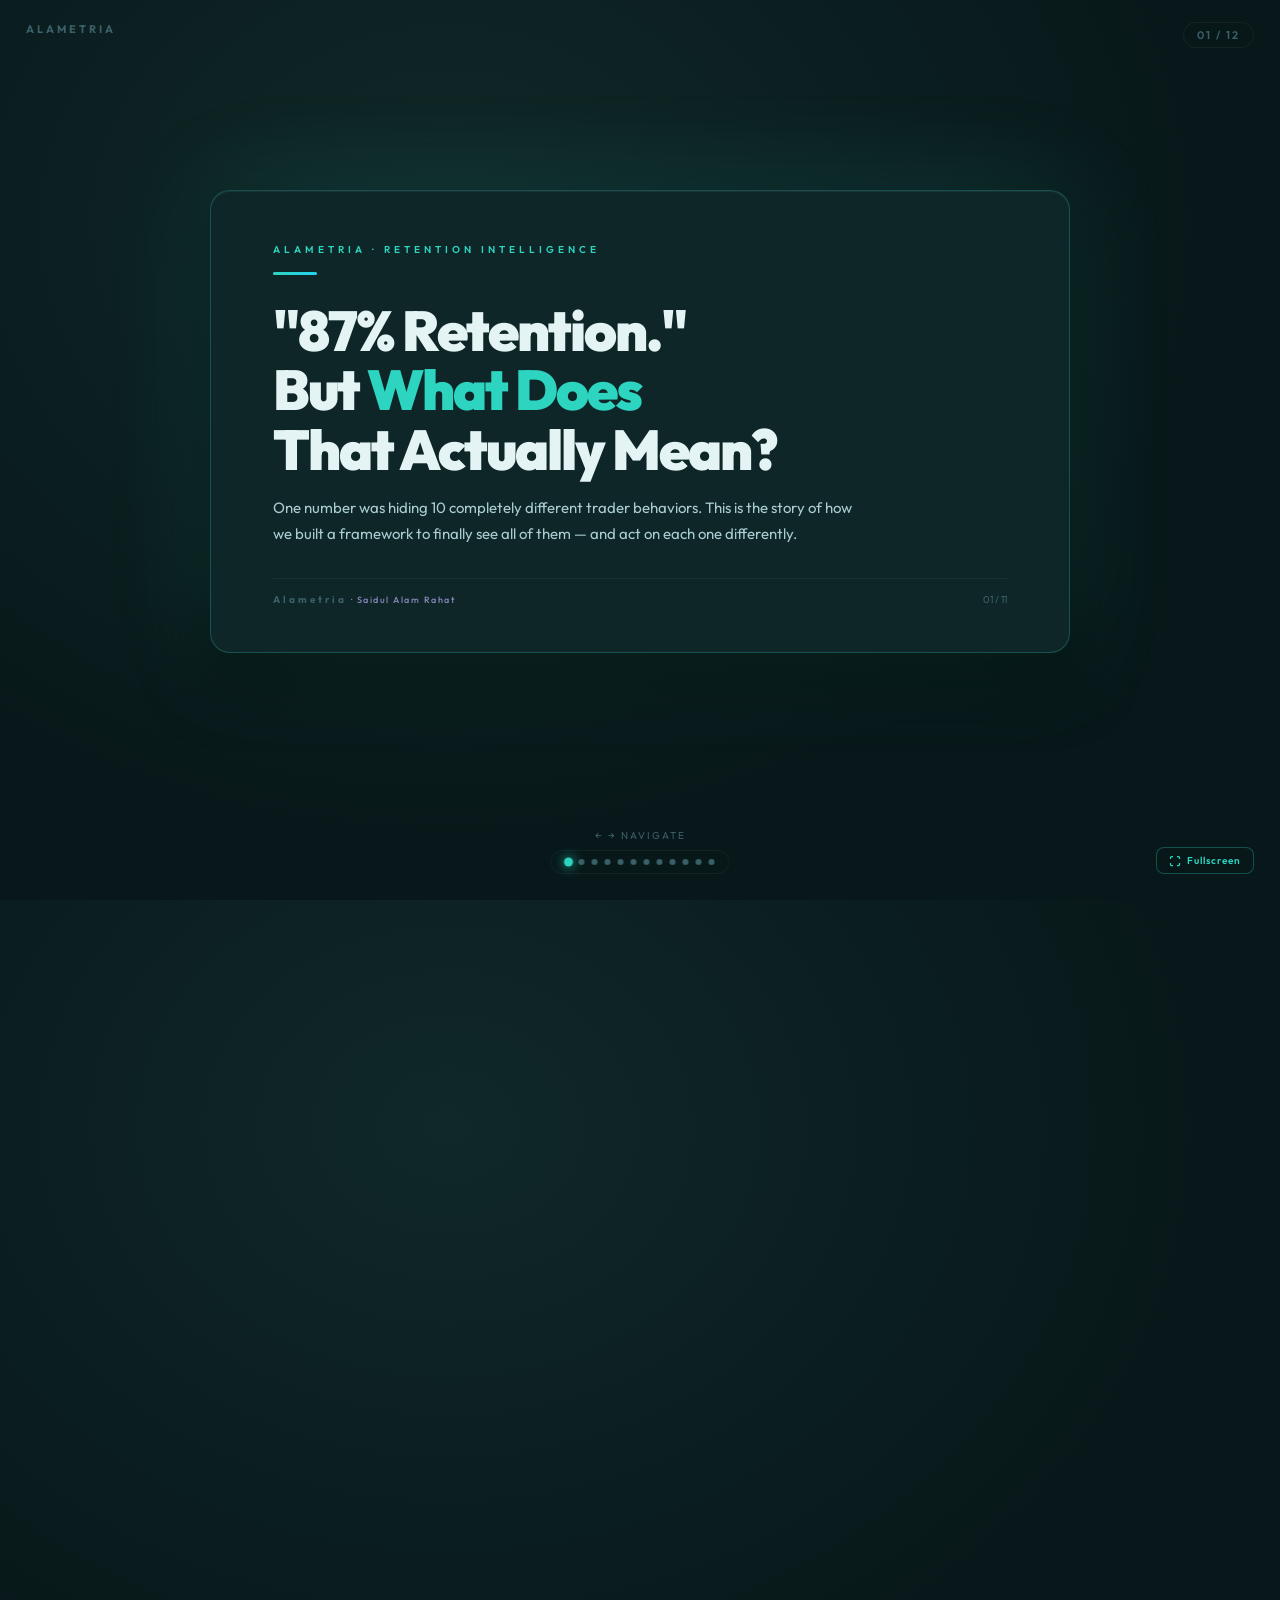
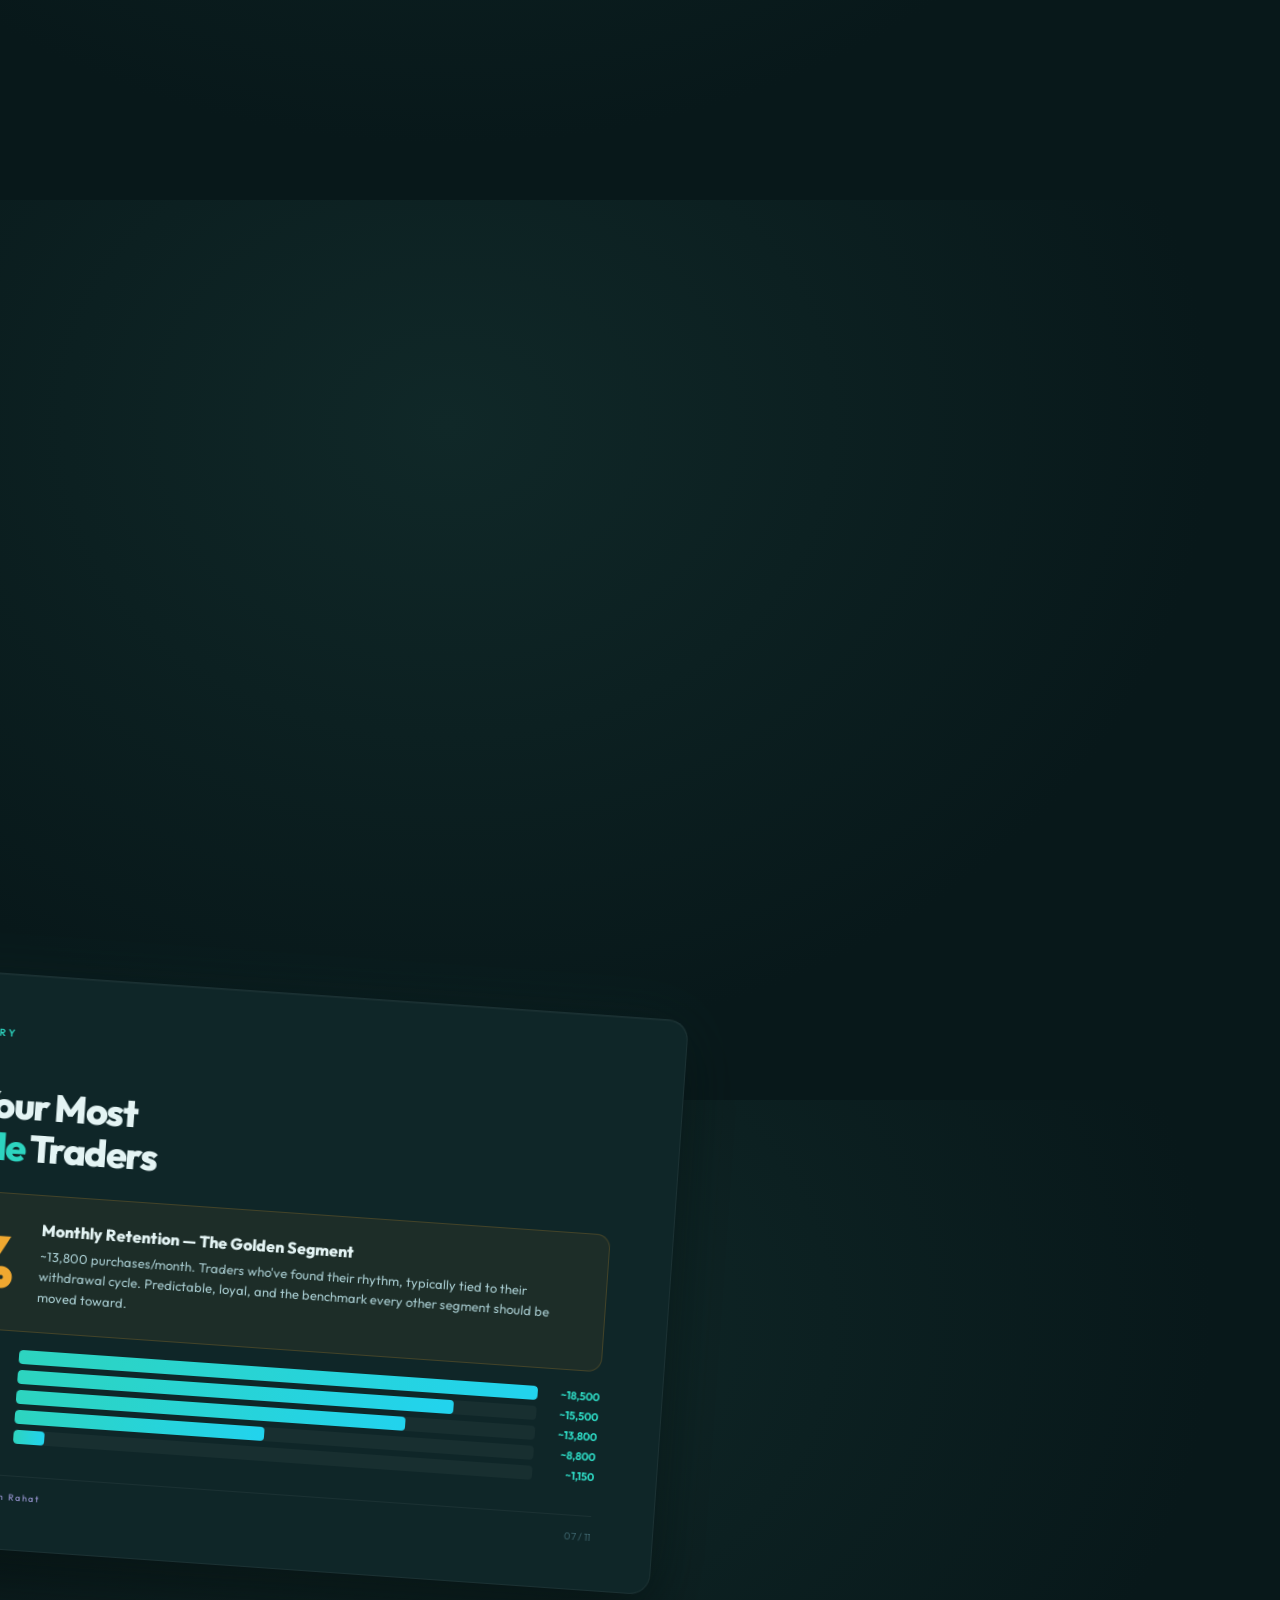
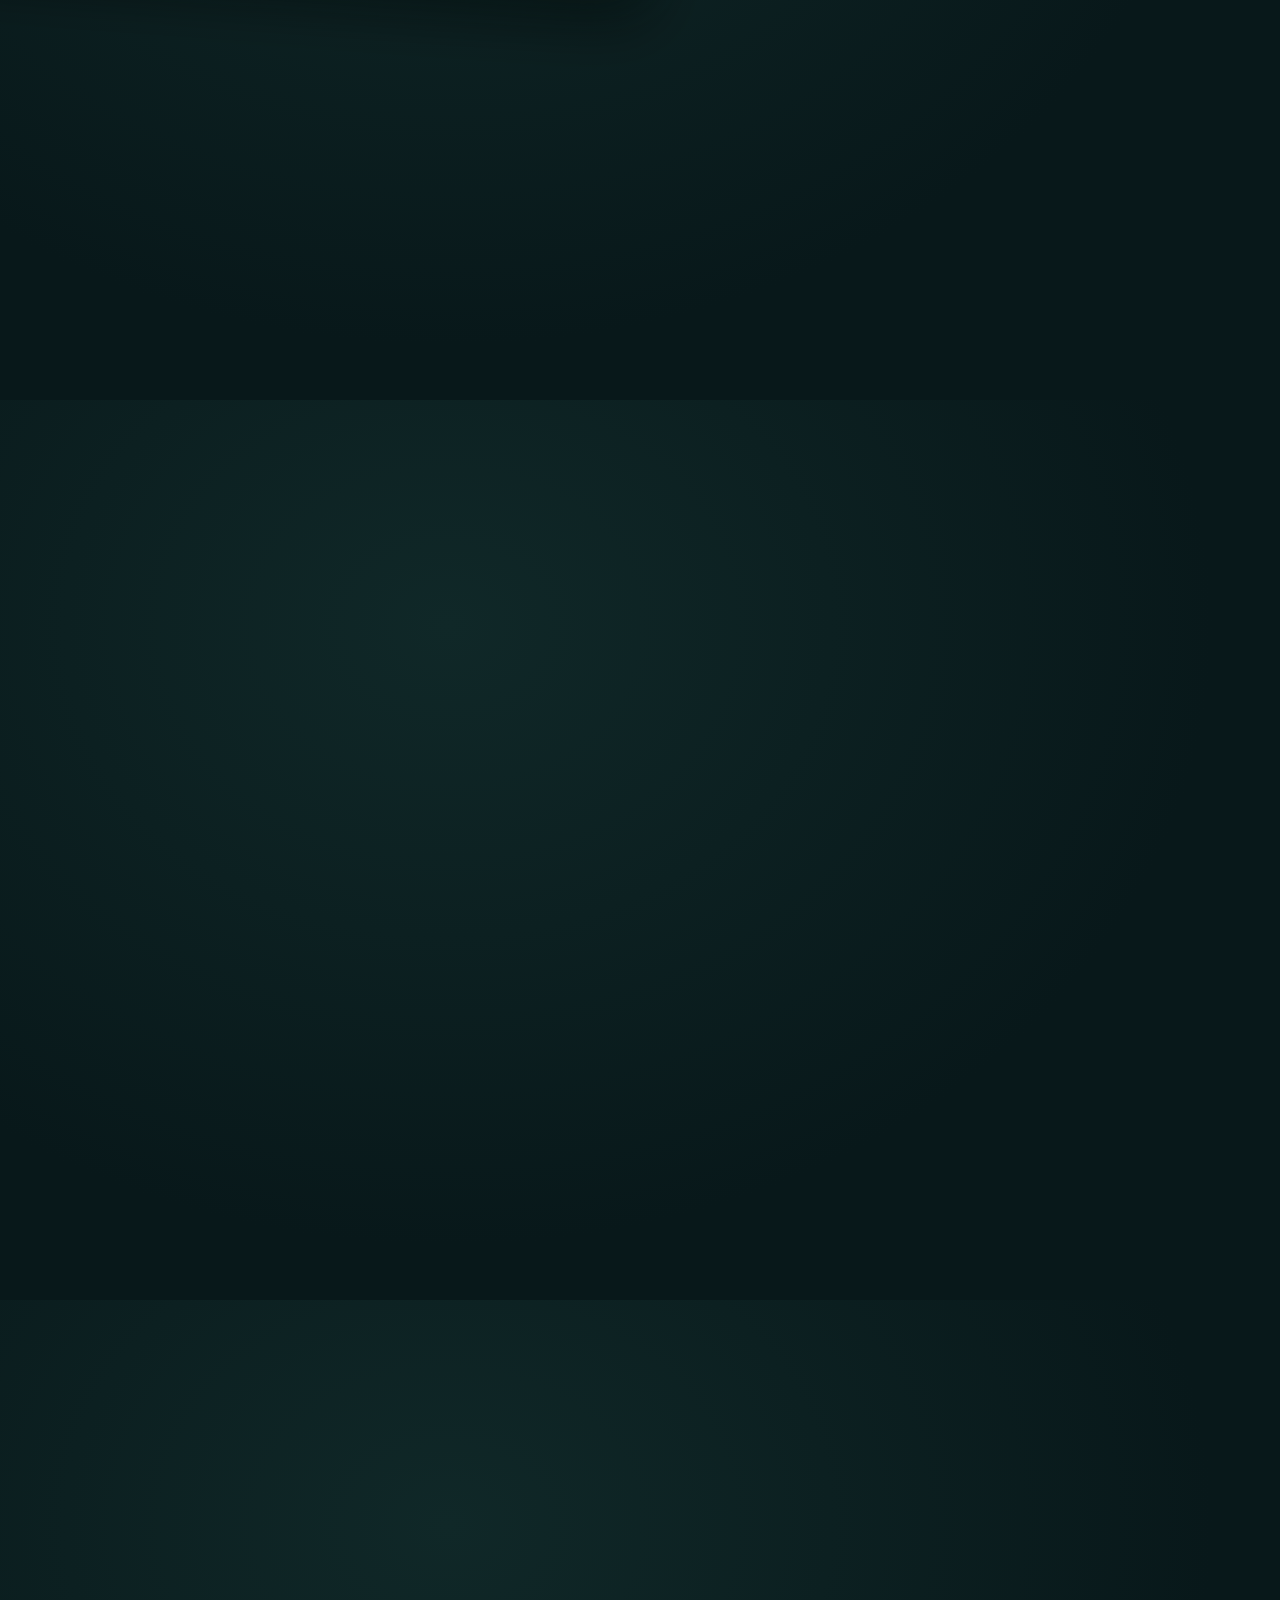
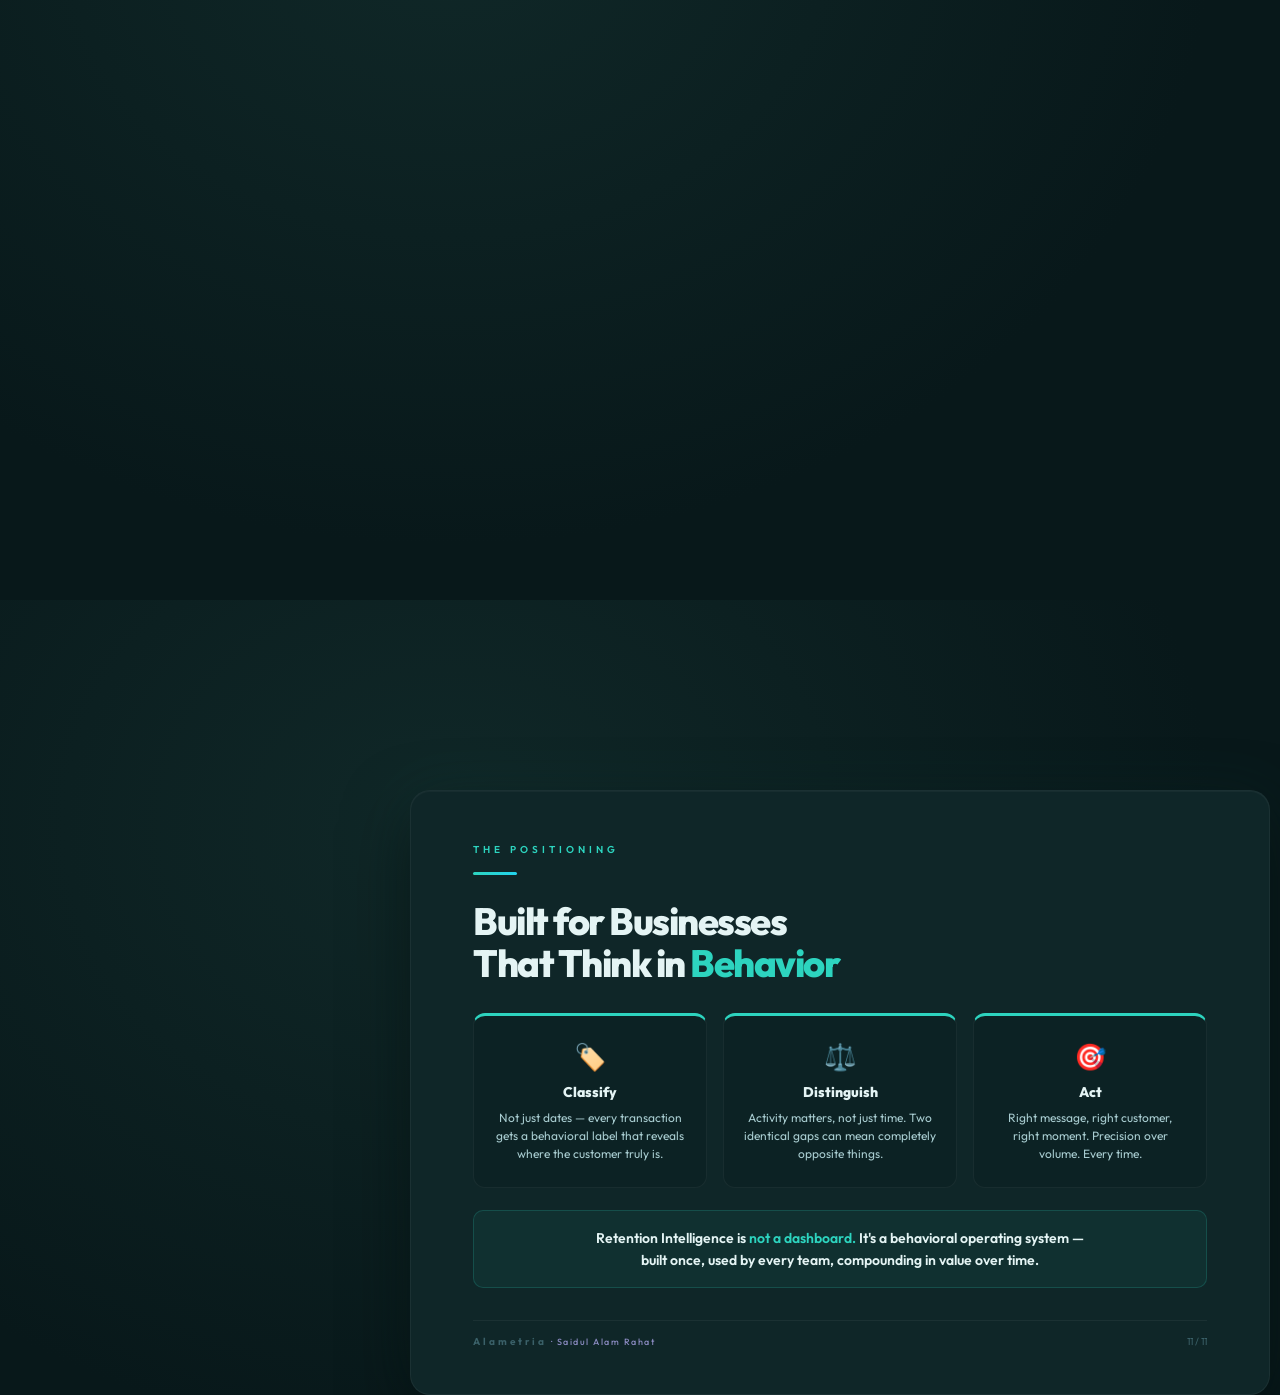
<file: case-studies/alametria/retention-intelligence-slides.html>
<!DOCTYPE html>
<html lang="en">
<head>
<meta charset="utf-8"/>
<title>Retention Intelligence — Alametria</title>
<meta name="viewport" content="width=device-width, initial-scale=1"/>
<link rel="preconnect" href="https://fonts.googleapis.com"/>
<link href="https://fonts.googleapis.com/css2?family=Outfit:wght@300;400;500;600;700;800;900&display=swap" rel="stylesheet"/>
<style>
*{margin:0;padding:0;box-sizing:border-box;}
:root{
  --bg:#08181a; --bg2:#0c2224; --card:#0f2628; --card2:#133030;
  --border:rgba(255,255,255,0.05); --border2:rgba(45,212,191,0.1);
  --text:#e4f4f4; --text2:#a8ccd0; --text3:#3a6068;
  --gold:#f0a830; --gold2:#fcd860; --orange:#e07020;
  --green:#2dd4bf; --violet:#a78bfa;
  --glow:rgba(45,212,191,0.14);
}
body{background:radial-gradient(ellipse at 35% 25%,#102828 0%,#08181a 65%);overflow:hidden;width:100vw;height:100vh;font-family:'Outfit',sans-serif;color:var(--text);user-select:none;}

/* ── CANVAS ── */
#universe{position:absolute;top:0;left:0;transform-origin:0 0;transition:transform 1.15s cubic-bezier(0.86,0,0.07,1);will-change:transform;}

/* ── SLIDE ── */
.slide{
  position:absolute;width:860px;padding:52px 62px 46px;
  background:var(--card);border-radius:20px;
  border:1px solid var(--border);
  box-shadow:0 0 60px rgba(45,212,191,0.06),0 24px 64px rgba(0,0,0,0.6),inset 0 1px 0 rgba(255,255,255,0.03);
  transition:box-shadow 0.5s,border-color 0.5s;
}
.slide.active{border-color:rgba(45,212,191,0.25);box-shadow:0 0 100px rgba(45,212,191,0.16),0 24px 64px rgba(0,0,0,0.65),inset 0 1px 0 rgba(255,255,255,0.05);}

/* ── TYPE ── */
.kicker{font-size:10px;font-weight:600;letter-spacing:4px;text-transform:uppercase;color:var(--green);margin-bottom:16px;}
.bar{width:44px;height:3px;background:linear-gradient(90deg,var(--green),#22d3ee);border-radius:2px;margin-bottom:26px;}
h1{font-size:56px;font-weight:900;line-height:1.06;letter-spacing:-2px;}
h1 em{font-style:normal;color:var(--green);}
h2{font-size:38px;font-weight:800;line-height:1.1;letter-spacing:-1.5px;}
h2 em{font-style:normal;color:var(--green);}
.lead{font-size:15px;color:var(--text2);line-height:1.7;margin-top:16px;max-width:580px;}
.foot{margin-top:32px;padding-top:14px;border-top:1px solid var(--border);display:flex;justify-content:space-between;align-items:center;}
.foot-brand{font-size:10px;font-weight:700;letter-spacing:3px;color:var(--text3);}
.foot-brand::after{content:" · Saidul Alam Rahat";font-weight:500;letter-spacing:1.5px;font-size:9px;color:#8a8ac0;opacity:1;}
.foot-pg{font-size:10px;color:var(--text3);}

/* ── PROBLEM ── */
.prob-grid{display:grid;grid-template-columns:1fr 1fr;gap:12px;margin-top:28px;}
.prob-card{background:var(--bg2);border:1px solid var(--border);border-left:3px solid var(--green);border-radius:12px;padding:18px 20px;}
.prob-card h4{font-size:13px;font-weight:700;margin-bottom:5px;}
.prob-card p{font-size:12px;color:var(--text2);line-height:1.5;}
.risk-box{margin-top:16px;background:rgba(45,212,191,0.07);border:1px solid rgba(45,212,191,0.2);border-radius:10px;padding:12px 16px;font-size:12px;color:var(--text2);}
.risk-box strong{color:var(--green);}

/* ── FRAMEWORK ── */
.fw-cols{display:grid;grid-template-columns:1fr 1fr;gap:8px 28px;margin-top:24px;}
.fw-item{display:flex;align-items:flex-start;gap:12px;padding:10px 0;border-bottom:1px solid var(--border);}
.fw-item:nth-child(5),.fw-item:nth-child(10){border-bottom:none;}
.fw-dot{width:8px;height:8px;border-radius:50%;margin-top:5px;flex-shrink:0;}
.fw-name{font-size:13px;font-weight:700;margin-bottom:2px;}
.fw-range{font-size:11px;color:var(--text3);}
.d1{background:#f0a830;} .d2{background:#f5c34d;} .d3{background:#e07020;} .d4{background:#c86010;}
.d5{background:#a85010;} .d6{background:#884018;} .d7{background:#683020;} .d8{background:#482018;}
.d9{background:var(--green);box-shadow:0 0 6px rgba(45,212,191,0.5);}
.d10{background:var(--violet);box-shadow:0 0 6px rgba(167,139,250,0.5);}

/* ── DECISION TREE ── */
.tree{margin-top:24px;display:flex;flex-direction:column;gap:0;}
.tree-row{display:flex;align-items:center;gap:0;padding:9px 0;border-bottom:1px solid var(--border);}
.tree-row:last-child{border-bottom:none;}
.tree-q{font-size:12px;color:var(--text2);flex:1;padding-right:12px;}
.tree-arrow{font-size:11px;color:var(--text3);margin-right:10px;}
.tree-tag{font-size:11px;font-weight:700;padding:3px 10px;border-radius:20px;white-space:nowrap;}
.tag-gold  {background:rgba(240,168,48,0.1); color:var(--gold);   border:1px solid rgba(240,168,48,0.25);}
.tag-orange{background:rgba(224,112,32,0.1); color:var(--orange); border:1px solid rgba(224,112,32,0.25);}
.tag-green {background:rgba(45,212,191,0.1); color:var(--green);  border:1px solid rgba(45,212,191,0.25);}
.tag-violet{background:rgba(167,139,250,0.1);color:var(--violet); border:1px solid rgba(167,139,250,0.25);}
.tag-dim   {background:rgba(106,128,144,0.1);color:var(--text3);  border:1px solid rgba(106,128,144,0.2);}
.tree-note{margin-top:14px;background:rgba(45,212,191,0.06);border:1px solid rgba(45,212,191,0.18);border-radius:10px;padding:12px 16px;font-size:12px;color:var(--text2);}
.tree-note strong{color:var(--green);}

/* ── DISTINCTION ── */
.dist-cols{display:grid;grid-template-columns:1fr 1fr;gap:18px;margin-top:28px;}
.dist-card{background:var(--bg2);border:1px solid var(--border);border-radius:14px;padding:26px 22px;}
.dist-card.green{border-top:3px solid var(--green);}
.dist-card.violet{border-top:3px solid var(--violet);}
.dist-label{font-size:10px;font-weight:700;letter-spacing:3px;text-transform:uppercase;margin-bottom:8px;}
.dist-label.green{color:var(--green);} .dist-label.violet{color:var(--violet);}
.dist-title{font-size:17px;font-weight:800;margin-bottom:8px;}
.dist-range{display:inline-block;font-size:11px;font-weight:700;padding:3px 10px;border-radius:20px;margin-bottom:12px;}
.dist-range.green{background:rgba(45,212,191,0.1);color:var(--green);border:1px solid rgba(45,212,191,0.25);}
.dist-range.violet{background:rgba(167,139,250,0.1);color:var(--violet);border:1px solid rgba(167,139,250,0.25);}
.dist-body{font-size:12px;color:var(--text2);line-height:1.6;margin-bottom:12px;}
.dist-verdict{font-size:12px;font-weight:700;padding:7px 12px;border-radius:8px;}
.dist-verdict.green{background:rgba(45,212,191,0.08);color:var(--green);}
.dist-verdict.violet{background:rgba(167,139,250,0.08);color:var(--violet);}
.dist-note{margin-top:18px;background:rgba(45,212,191,0.06);border:1px solid rgba(45,212,191,0.15);border-radius:10px;padding:12px 16px;font-size:12px;color:var(--text2);}
.dist-note strong{color:var(--green);}

/* ── WHO USES IT ── */
.teams-grid{display:grid;grid-template-columns:1fr 1fr;gap:14px;margin-top:26px;}
.team-card{background:var(--bg2);border:1px solid var(--border);border-radius:12px;padding:20px 20px;}
.team-icon{font-size:20px;margin-bottom:8px;}
.team-name{font-size:13px;font-weight:800;margin-bottom:10px;color:var(--green);}
.team-list{list-style:none;display:flex;flex-direction:column;gap:5px;}
.team-list li{font-size:12px;color:var(--text2);padding-left:12px;position:relative;}
.team-list li::before{content:'→';position:absolute;left:0;color:var(--text3);font-size:10px;top:1px;}

/* ── GOLDEN SEGMENT ── */
.gold-hero{margin-top:24px;background:rgba(240,168,48,0.06);border:1px solid rgba(240,168,48,0.18);border-radius:14px;padding:24px 28px;display:flex;align-items:center;gap:28px;}
.gold-num{font-size:72px;font-weight:900;color:var(--gold);line-height:1;letter-spacing:-3px;flex-shrink:0;}
.gold-text h4{font-size:16px;font-weight:800;margin-bottom:6px;}
.gold-text p{font-size:13px;color:var(--text2);line-height:1.6;}
.funnel{margin-top:20px;display:flex;flex-direction:column;gap:6px;}
.funnel-row{display:flex;align-items:center;gap:12px;}
.funnel-label{font-size:11px;color:var(--text3);min-width:140px;}
.funnel-bar-wrap{flex:1;background:rgba(255,255,255,0.04);border-radius:4px;height:14px;overflow:hidden;}
.funnel-bar{height:100%;border-radius:4px;background:linear-gradient(90deg,var(--green),#22d3ee);}
.funnel-val{font-size:11px;font-weight:700;color:var(--green);min-width:50px;text-align:right;}

/* ── NUMBERS ── */
.stat-grid{display:grid;grid-template-columns:1fr 1fr;gap:14px;margin-top:26px;}
.stat-card{background:var(--bg2);border:1px solid var(--border);border-radius:14px;padding:24px 20px;}
.stat-label{font-size:10px;font-weight:600;letter-spacing:2.5px;text-transform:uppercase;color:var(--text3);margin-bottom:8px;}
.stat-num{font-size:38px;font-weight:900;color:var(--green);line-height:1;letter-spacing:-1px;}
.stat-desc{font-size:12px;color:var(--text2);margin-top:7px;line-height:1.4;}

/* ── STACKING ── */
.stack-hero{margin-top:24px;display:grid;grid-template-columns:auto 1fr;gap:28px;align-items:center;}
.stack-num{font-size:80px;font-weight:900;color:var(--green);line-height:1;letter-spacing:-3px;}
.stack-text h4{font-size:15px;font-weight:800;margin-bottom:8px;}
.stack-text p{font-size:13px;color:var(--text2);line-height:1.6;}
.stack-grid{display:grid;grid-template-columns:1fr 1fr 1fr;gap:12px;margin-top:20px;}
.stack-card{background:var(--bg2);border:1px solid var(--border);border-radius:10px;padding:16px 14px;}
.stack-day{font-size:10px;font-weight:700;letter-spacing:2px;text-transform:uppercase;color:var(--green);margin-bottom:6px;}
.stack-action{font-size:12px;color:var(--text2);line-height:1.4;}

/* ── RESULTS ── */
.res-rows{margin-top:26px;}
.res-row{display:flex;align-items:center;gap:14px;padding:12px 0;border-bottom:1px solid var(--border);}
.res-row:last-child{border-bottom:none;}
.res-action{font-size:13px;color:var(--text2);flex:1;}
.res-arrow{font-size:11px;color:var(--text3);}
.res-result{font-size:16px;font-weight:800;min-width:76px;text-align:right;}
.res-result.up{color:var(--green);} .res-result.down{color:var(--violet);}
.res-dollar{font-size:12px;font-weight:700;min-width:88px;text-align:right;color:var(--gold);opacity:0.85;letter-spacing:0.3px;}

/* ── WHY ALAMETRIA ── */
.pillars{display:grid;grid-template-columns:1fr 1fr 1fr;gap:16px;margin-top:28px;}
.pillar{background:var(--bg2);border:1px solid var(--border);border-top:3px solid var(--green);border-radius:12px;padding:24px 20px;text-align:center;}
.pillar-icon{font-size:26px;margin-bottom:10px;}
.pillar-title{font-size:14px;font-weight:800;margin-bottom:8px;}
.pillar-desc{font-size:12px;color:var(--text2);line-height:1.5;}
.closing{margin-top:22px;padding:16px 20px;background:rgba(45,212,191,0.06);border:1px solid rgba(45,212,191,0.18);border-radius:10px;font-size:14px;font-weight:600;color:var(--text);line-height:1.6;text-align:center;}
.closing em{font-style:normal;color:var(--green);}

/* ── OVERLAY ── */
#overlay{position:fixed;inset:0;display:flex;flex-direction:column;align-items:center;justify-content:center;pointer-events:none;z-index:50;opacity:0;transition:opacity 0.9s ease 0.5s;}
#overlay.show{opacity:1;}
.ov-tag{font-size:10px;font-weight:700;letter-spacing:5px;text-transform:uppercase;color:var(--green);margin-bottom:16px;}
.ov-title{font-size:30px;font-weight:900;letter-spacing:-1px;color:var(--text);text-align:center;text-shadow:0 0 80px rgba(45,212,191,0.5);}
.ov-title em{color:var(--green);font-style:normal;}
.ov-sub{font-size:12px;color:var(--text3);margin-top:12px;letter-spacing:2px;text-transform:uppercase;}

/* ── NAV ── */
#nav{position:fixed;bottom:26px;left:50%;transform:translateX(-50%);display:flex;gap:7px;z-index:100;background:rgba(8,24,26,0.88);padding:8px 14px;border-radius:30px;border:1px solid var(--border);backdrop-filter:blur(10px);}
.nd{width:6px;height:6px;border-radius:50%;background:var(--text3);cursor:pointer;transition:all 0.3s;}
.nd.on{background:var(--green);box-shadow:0 0 8px var(--green);transform:scale(1.5);}
#counter{position:fixed;top:22px;right:26px;font-size:11px;font-weight:600;letter-spacing:2px;color:var(--text3);z-index:100;background:rgba(8,24,26,0.88);padding:5px 13px;border-radius:20px;border:1px solid var(--border);backdrop-filter:blur(10px);}
#brand{position:fixed;top:22px;left:26px;font-size:11px;font-weight:700;letter-spacing:3px;color:var(--text3);z-index:100;text-transform:uppercase;}
#fs-btn{position:fixed;bottom:26px;right:26px;z-index:100;display:flex;align-items:center;gap:6px;background:rgba(8,24,26,0.88);border:1px solid rgba(45,212,191,0.3);border-radius:8px;color:var(--green);font-size:10px;font-weight:600;letter-spacing:1px;padding:6px 12px;cursor:pointer;font-family:'Outfit',sans-serif;backdrop-filter:blur(10px);transition:background 0.2s;}
#fs-btn:hover{background:rgba(45,212,191,0.12);}
#hint{position:fixed;bottom:58px;left:50%;transform:translateX(-50%);font-size:10px;color:var(--text3);letter-spacing:2px;text-transform:uppercase;z-index:100;transition:opacity 0.4s;animation:pulse 3s ease-in-out infinite;}
@keyframes pulse{0%,100%{opacity:0.4}50%{opacity:0.9}}
</style>
</head>
<body>

<div id="brand">Alametria</div>
<div id="counter">01 / 12</div>
<div id="hint">← → navigate</div>
<button id="fs-btn" onclick="document.documentElement.requestFullscreen()">
  <svg width="12" height="12" viewBox="0 0 24 24" fill="none" stroke="currentColor" stroke-width="2.5"><path d="M8 3H5a2 2 0 0 0-2 2v3m18 0V5a2 2 0 0 0-2-2h-3m0 18h3a2 2 0 0 0 2-2v-3M3 16v3a2 2 0 0 0 2 2h3"/></svg>
  Fullscreen
</button>
<div id="nav">
  <div class="nd on" onclick="goTo(0)"></div>
  <div class="nd" onclick="goTo(1)"></div>
  <div class="nd" onclick="goTo(2)"></div>
  <div class="nd" onclick="goTo(3)"></div>
  <div class="nd" onclick="goTo(4)"></div>
  <div class="nd" onclick="goTo(5)"></div>
  <div class="nd" onclick="goTo(6)"></div>
  <div class="nd" onclick="goTo(7)"></div>
  <div class="nd" onclick="goTo(8)"></div>
  <div class="nd" onclick="goTo(9)"></div>
  <div class="nd" onclick="goTo(10)"></div>
  <div class="nd" onclick="goTo(11)"></div>
</div>

<div id="overlay">
  <div class="ov-tag">Alametria · Strategy &amp; Analytics</div>
  <div class="ov-title">A Framework Built on <em>Behavior,</em><br>Not Assumptions.</div>
  <div class="ov-sub">Retention Intelligence · Prop Firm Analytics · FY 2026</div>
</div>

<!-- ══════════════ CANVAS ══════════════ -->
<div id="universe">

  <!-- S1 · TITLE · (200,-200) r=0 -->
  <div class="slide active" style="left:200px;top:-200px;">
    <div class="kicker">Alametria · Retention Intelligence</div>
    <div class="bar"></div>
    <h1>"87% Retention."<br>But <em>What Does</em><br>That Actually Mean?</h1>
    <p class="lead">One number was hiding 10 completely different trader behaviors. This is the story of how we built a framework to finally see all of them — and act on each one differently.</p>
    <div class="foot"><span class="foot-brand">Alametria</span><span class="foot-pg">01 / 11</span></div>
  </div>

  <!-- S2 · PROBLEM · (-2600,-600) r=-7 -->
  <div class="slide" style="left:-2600px;top:-600px;transform:rotate(-7deg);">
    <div class="kicker">The Problem</div>
    <div class="bar"></div>
    <h2>Retention Was<br>a <em>Black Box</em></h2>
    <div class="prob-grid">
      <div class="prob-card">
        <h4>One Label for Everything</h4>
        <p>Every repeat purchase — 2 days or 200 days later — lumped into the same "retained" bucket.</p>
      </div>
      <div class="prob-card">
        <h4>Wrong Messages, Wrong People</h4>
        <p>Stackers, funded winners, and dormant traders all receiving the identical campaign email.</p>
      </div>
      <div class="prob-card">
        <h4>3 Days for One Answer</h4>
        <p>A simple segmentation question required 3 days of manual record-checking to resolve.</p>
      </div>
      <div class="prob-card">
        <h4>Gut Over Data</h4>
        <p>Retention decisions driven by assumption. No behavioral model. No timing intelligence.</p>
      </div>
    </div>
    <div class="risk-box"><strong>Primary Risk:</strong> A growing firm making expensive marketing decisions without ever truly understanding its customers.</div>
    <div class="foot"><span class="foot-brand">Alametria</span><span class="foot-pg">02 / 11</span></div>
  </div>

  <!-- S3 · FRAMEWORK · (2800,-800) r=+5 -->
  <div class="slide" style="left:2800px;top:-800px;transform:rotate(5deg);">
    <div class="kicker">The Framework</div>
    <div class="bar"></div>
    <h2>We Built a <em>Lifecycle,</em><br>Not a Label</h2>
    <div class="fw-cols">
      <div>
        <div class="fw-item"><div class="fw-dot d1"></div><div><div class="fw-name">First Purchase</div><div class="fw-range">Very first transaction ever</div></div></div>
        <div class="fw-item"><div class="fw-dot d2"></div><div><div class="fw-name">Acquisition Burst</div><div class="fw-range">Multiple buys · first 7 days</div></div></div>
        <div class="fw-item"><div class="fw-dot d3"></div><div><div class="fw-name">Weekly Retention</div><div class="fw-range">Returns in 0–7 days</div></div></div>
        <div class="fw-item"><div class="fw-dot d4"></div><div><div class="fw-name">Bi-weekly Retention</div><div class="fw-range">Returns in 8–14 days</div></div></div>
        <div class="fw-item"><div class="fw-dot d5"></div><div><div class="fw-name">Monthly Retention</div><div class="fw-range">Returns in 15–30 days</div></div></div>
      </div>
      <div>
        <div class="fw-item"><div class="fw-dot d6"></div><div><div class="fw-name">Quarterly Retention</div><div class="fw-range">Returns in 31–90 days</div></div></div>
        <div class="fw-item"><div class="fw-dot d7"></div><div><div class="fw-name">Bi-annual Retention</div><div class="fw-range">Returns in 91–180 days</div></div></div>
        <div class="fw-item"><div class="fw-dot d8"></div><div><div class="fw-name">Annual Retention</div><div class="fw-range">Returns in 181–365 days</div></div></div>
        <div class="fw-item"><div class="fw-dot d9"></div><div><div class="fw-name">Late Retention</div><div class="fw-range">365+ days · still trading ⚡</div></div></div>
        <div class="fw-item"><div class="fw-dot d10"></div><div><div class="fw-name">Reacquisition</div><div class="fw-range">181+ days · was fully dormant ★</div></div></div>
      </div>
    </div>
    <div class="foot"><span class="foot-brand">Alametria</span><span class="foot-pg">03 / 11</span></div>
  </div>

  <!-- S4 · DECISION LOGIC · (-3400,800) r=+7 -->
  <div class="slide" style="left:-3400px;top:800px;transform:rotate(7deg);">
    <div class="kicker">How It Works</div>
    <div class="bar"></div>
    <h2>Every Purchase<br>Gets a <em>Story</em></h2>
    <div class="tree">
      <div class="tree-row">
        <div class="tree-q">Is this their very first transaction ever?</div>
        <div class="tree-arrow">→</div>
        <div class="tree-tag tag-gold">First Purchase</div>
      </div>
      <div class="tree-row">
        <div class="tree-q">Multiple purchases within 7 days of joining?</div>
        <div class="tree-arrow">→</div>
        <div class="tree-tag tag-gold">Acquisition Burst</div>
      </div>
      <div class="tree-row">
        <div class="tree-q">0–7 days since last purchase</div>
        <div class="tree-arrow">→</div>
        <div class="tree-tag tag-orange">Weekly Retention</div>
      </div>
      <div class="tree-row">
        <div class="tree-q">8–30 days since last purchase</div>
        <div class="tree-arrow">→</div>
        <div class="tree-tag tag-orange">Bi-weekly / Monthly</div>
      </div>
      <div class="tree-row">
        <div class="tree-q">31–180 days since last purchase</div>
        <div class="tree-arrow">→</div>
        <div class="tree-tag tag-dim">Quarterly / Bi-annual</div>
      </div>
      <div class="tree-row">
        <div class="tree-q">181+ days · still actively trading?</div>
        <div class="tree-arrow">→</div>
        <div class="tree-tag tag-green">Late Retention</div>
      </div>
      <div class="tree-row">
        <div class="tree-q">181+ days · was completely dormant?</div>
        <div class="tree-arrow">→</div>
        <div class="tree-tag tag-violet">Reacquisition ★</div>
      </div>
    </div>
    <div class="tree-note"><strong>The critical step:</strong> For long gaps, we check trading activity — not just purchase history. That one check is what separates a success story from a win-back.</div>
    <div class="foot"><span class="foot-brand">Alametria</span><span class="foot-pg">04 / 11</span></div>
  </div>

  <!-- S5 · DISTINCTION · (3400,600) r=-6 -->
  <div class="slide" style="left:3400px;top:600px;transform:rotate(-6deg);">
    <div class="kicker">The Critical Insight</div>
    <div class="bar"></div>
    <h2>Not All Long Gaps<br>Are the <em>Same</em></h2>
    <div class="dist-cols">
      <div class="dist-card green">
        <div class="dist-label green">Late Retention</div>
        <div class="dist-title">Still Winning</div>
        <div class="dist-range green">365+ days · no new purchase</div>
        <p class="dist-body">These traders haven't bought in over a year — but they're still actively trading. They're funded and succeeding. They don't need a new challenge account.</p>
        <div class="dist-verdict green">Don't disturb. They're winning.</div>
      </div>
      <div class="dist-card violet">
        <div class="dist-label violet">Reacquisition</div>
        <div class="dist-title">Truly Gone. Came Back.</div>
        <div class="dist-range violet">181+ days · stopped everything</div>
        <p class="dist-body">These traders stopped buying AND stopped trading. Completely disengaged. Then something — a campaign, a promo, word of mouth — brought them back.</p>
        <div class="dist-verdict violet">Study every single one of these.</div>
      </div>
    </div>
    <div class="dist-note"><strong>The separator is activity, not time.</strong> Same long gap. Completely different situations. Sending the wrong message to either group would have been a costly mistake.</div>
    <div class="foot"><span class="foot-brand">Alametria</span><span class="foot-pg">05 / 11</span></div>
  </div>

  <!-- S6 · WHO USES IT · (-3000,2200) r=-5 -->
  <div class="slide" style="left:-3000px;top:2200px;transform:rotate(-5deg);">
    <div class="kicker">Team Use Cases</div>
    <div class="bar"></div>
    <h2>One Framework.<br><em>Four Teams.</em></h2>
    <div class="teams-grid">
      <div class="team-card">
        <div class="team-icon">📣</div>
        <div class="team-name">Marketing</div>
        <ul class="team-list">
          <li>Which segment needs a retention campaign right now?</li>
          <li>Are our coupons driving real win-backs?</li>
          <li>What triggered each Reacquisition?</li>
        </ul>
      </div>
      <div class="team-card">
        <div class="team-icon">📦</div>
        <div class="team-name">Product</div>
        <ul class="team-list">
          <li>Which products have the strongest retention?</li>
          <li>Where do traders drop off in the journey?</li>
          <li>What's the natural graduation path?</li>
        </ul>
      </div>
      <div class="team-card">
        <div class="team-icon">📊</div>
        <div class="team-name">Finance</div>
        <ul class="team-list">
          <li>What revenue is predictable this month?</li>
          <li>Do coupons hurt lifetime value?</li>
          <li>Which cohorts are the most profitable?</li>
        </ul>
      </div>
      <div class="team-card">
        <div class="team-icon">🛡️</div>
        <div class="team-name">Risk &amp; Ops</div>
        <ul class="team-list">
          <li>Are stackers higher risk than single buyers?</li>
          <li>Where is withdrawal concentration sitting?</li>
          <li>Any promo abuse patterns emerging?</li>
        </ul>
      </div>
    </div>
    <div class="foot"><span class="foot-brand">Alametria</span><span class="foot-pg">06 / 11</span></div>
  </div>

  <!-- S7 · GOLDEN SEGMENT · (-200,2200) r=+4 -->
  <div class="slide" style="left:-200px;top:2200px;transform:rotate(4deg);">
    <div class="kicker">Key Discovery</div>
    <div class="bar"></div>
    <h2>Meet Your Most<br><em>Valuable</em> Traders</h2>
    <div class="gold-hero">
      <div class="gold-num">71%</div>
      <div class="gold-text">
        <h4>Monthly Retention — The Golden Segment</h4>
        <p>~13,800 purchases/month. Traders who've found their rhythm, typically tied to their withdrawal cycle. Predictable, loyal, and the benchmark every other segment should be moved toward.</p>
      </div>
    </div>
    <div class="funnel" style="margin-top:18px;">
      <div class="funnel-row"><div class="funnel-label">First Purchase</div><div class="funnel-bar-wrap"><div class="funnel-bar" style="width:100%"></div></div><div class="funnel-val">~18,500</div></div>
      <div class="funnel-row"><div class="funnel-label">Acquisition Burst</div><div class="funnel-bar-wrap"><div class="funnel-bar" style="width:84%"></div></div><div class="funnel-val">~15,500</div></div>
      <div class="funnel-row"><div class="funnel-label">Monthly Retention</div><div class="funnel-bar-wrap"><div class="funnel-bar" style="width:75%"></div></div><div class="funnel-val">~13,800</div></div>
      <div class="funnel-row"><div class="funnel-label">Quarterly Retention</div><div class="funnel-bar-wrap"><div class="funnel-bar" style="width:48%"></div></div><div class="funnel-val">~8,800</div></div>
      <div class="funnel-row"><div class="funnel-label">Late Retention</div><div class="funnel-bar-wrap"><div class="funnel-bar" style="width:6%"></div></div><div class="funnel-val">~1,150</div></div>
    </div>
    <div class="foot"><span class="foot-brand">Alametria</span><span class="foot-pg">07 / 11</span></div>
  </div>

  <!-- S8 · NUMBERS · (2800,2000) r=-7 -->
  <div class="slide" style="left:2800px;top:2000px;transform:rotate(-7deg);">
    <div class="kicker">What the Data Revealed</div>
    <div class="bar"></div>
    <h2>The Numbers That<br><em>Changed</em> Everything</h2>
    <div class="stat-grid">
      <div class="stat-card">
        <div class="stat-label">Acquisition Burst Rate</div>
        <div class="stat-num">83%</div>
        <div class="stat-desc">of new traders stack multiple accounts in week one — stacking is the norm, not the exception</div>
      </div>
      <div class="stat-card">
        <div class="stat-label">The Golden Segment</div>
        <div class="stat-num">~71%</div>
        <div class="stat-desc">Monthly Retention — the largest and most predictable segment in the entire lifecycle</div>
      </div>
      <div class="stat-card">
        <div class="stat-label">Peak Growth Period</div>
        <div class="stat-num">17×</div>
        <div class="stat-desc">volume growth vs baseline — new product launch combined with a seasonal promotion</div>
      </div>
      <div class="stat-card">
        <div class="stat-label">Win-Back + Promo Link</div>
        <div class="stat-num">42%</div>
        <div class="stat-desc">of Reacquisition traders used a promo code — campaigns directly triggered genuine comebacks</div>
      </div>
    </div>
    <div class="foot"><span class="foot-brand">Alametria</span><span class="foot-pg">08 / 11</span></div>
  </div>

  <!-- S9 · STACKING INSIGHT · (-1800,3600) r=+6 -->
  <div class="slide" style="left:-1800px;top:3600px;transform:rotate(6deg);">
    <div class="kicker">Discovery #1</div>
    <div class="bar"></div>
    <h2>Stacking Isn't a Bug.<br>It's a <em>Feature.</em></h2>
    <div class="stack-hero">
      <div class="stack-num">83%</div>
      <div class="stack-text">
        <h4>of new traders buy multiple accounts in their first week</h4>
        <p>It's a deliberate strategy — run multiple challenges simultaneously to maximize the odds of passing. Once we understood this, we stopped treating stackers as anomalies and started building for them.</p>
      </div>
    </div>
    <div class="stack-grid">
      <div class="stack-card">
        <div class="stack-day">Days 1–3</div>
        <div class="stack-action">Peak buying. Welcome them with bundle messaging — "Maximize Your Chances."</div>
      </div>
      <div class="stack-card">
        <div class="stack-day">Days 4–7</div>
        <div class="stack-action">Evaluating early results. Send tips: "Managing multiple accounts effectively."</div>
      </div>
      <div class="stack-card">
        <div class="stack-day">Day 7+</div>
        <div class="stack-action">Loyalty hook: "Your next account is 10% off." Lock in the relationship early.</div>
      </div>
    </div>
    <div class="foot"><span class="foot-brand">Alametria</span><span class="foot-pg">09 / 11</span></div>
  </div>

  <!-- S10 · RESULTS · (1400,3800) r=-4 -->
  <div class="slide" style="left:1400px;top:3800px;transform:rotate(-4deg);">
    <div class="kicker">Impact</div>
    <div class="bar"></div>
    <h2>What Changed When<br>We <em>Acted</em> On It</h2>
    <div class="res-rows">
      <div class="res-row">
        <div class="res-action">Stacker-specific bundle campaign ("Maximize Your Chances")</div>
        <div class="res-arrow">→</div>
        <div class="res-result up">+23% bundles</div>
        <div class="res-dollar">+$4.1M / yr</div>
      </div>
      <div class="res-row">
        <div class="res-action">VIP loyalty program launched for Monthly Retention segment</div>
        <div class="res-arrow">→</div>
        <div class="res-result up">+8% retention</div>
        <div class="res-dollar">+$2.3M / yr</div>
      </div>
      <div class="res-row">
        <div class="res-action">Stopped win-back emails to Late Retention (still active) traders</div>
        <div class="res-arrow">→</div>
        <div class="res-result down">−40% complaints</div>
        <div class="res-dollar">$310K saved</div>
      </div>
      <div class="res-row">
        <div class="res-action">Regional premium tier built for Gulf (38% higher AOV)</div>
        <div class="res-arrow">→</div>
        <div class="res-result up">+22% revenue</div>
        <div class="res-dollar">+$1.6M / yr</div>
      </div>
      <div class="res-row">
        <div class="res-action">Entry funnel: Rapid 2-Phase → graduate to Rapid 1-Phase</div>
        <div class="res-arrow">→</div>
        <div class="res-result up">+15% conversion</div>
        <div class="res-dollar">+$1.9M / yr</div>
      </div>
    </div>
    <div class="foot"><span class="foot-brand">Alametria</span><span class="foot-pg">10 / 11</span></div>
  </div>

  <!-- S11 · WHY ALAMETRIA · (400,5200) r=0 -->
  <div class="slide" style="left:400px;top:5200px;transform:rotate(0deg);">
    <div class="kicker">The Positioning</div>
    <div class="bar"></div>
    <h2>Built for Businesses<br>That Think in <em>Behavior</em></h2>
    <div class="pillars">
      <div class="pillar">
        <div class="pillar-icon">🏷️</div>
        <div class="pillar-title">Classify</div>
        <div class="pillar-desc">Not just dates — every transaction gets a behavioral label that reveals where the customer truly is.</div>
      </div>
      <div class="pillar">
        <div class="pillar-icon">⚖️</div>
        <div class="pillar-title">Distinguish</div>
        <div class="pillar-desc">Activity matters, not just time. Two identical gaps can mean completely opposite things.</div>
      </div>
      <div class="pillar">
        <div class="pillar-icon">🎯</div>
        <div class="pillar-title">Act</div>
        <div class="pillar-desc">Right message, right customer, right moment. Precision over volume. Every time.</div>
      </div>
    </div>
    <div class="closing">
      Retention Intelligence is <em>not a dashboard.</em> It's a behavioral operating system —<br>built once, used by every team, compounding in value over time.
    </div>
    <div class="foot"><span class="foot-brand">Alametria</span><span class="foot-pg">11 / 11</span></div>
  </div>

</div><!-- #universe -->

<script>
const steps = [
  { cx:   630, cy:   60, scale: 1,    rotate:  0 }, // S1  Title
  { cx: -2170, cy: -340, scale: 1,    rotate:  7 }, // S2  Problem
  { cx:  3230, cy: -540, scale: 1,    rotate: -5 }, // S3  Framework
  { cx: -2970, cy: 1060, scale: 1,    rotate: -7 }, // S4  Decision Logic
  { cx:  3830, cy:  860, scale: 1,    rotate:  6 }, // S5  Distinction
  { cx: -2570, cy: 2460, scale: 1,    rotate:  5 }, // S6  Who Uses It
  { cx:   230, cy: 2460, scale: 1,    rotate: -4 }, // S7  Golden Segment
  { cx:  3230, cy: 2260, scale: 1,    rotate:  7 }, // S8  Numbers
  { cx: -1370, cy: 3860, scale: 1,    rotate: -6 }, // S9  Stacking
  { cx:  1830, cy: 4060, scale: 1,    rotate:  4 }, // S10 Results
  { cx:   830, cy: 5460, scale: 1,    rotate:  0 }, // S11 Why Alametria
  { cx:   430, cy: 2460, scale: 0.125,rotate:  0 }, // Overview
];

let current = 0;
const universe = document.getElementById('universe');
const dots     = [...document.querySelectorAll('.nd')];
const counter  = document.getElementById('counter');
const slides   = [...document.querySelectorAll('.slide')];
const overlay  = document.getElementById('overlay');
const hint     = document.getElementById('hint');

function goTo(i) {
  if (i < 0 || i >= steps.length) return;
  if (current < slides.length) slides[current].classList.remove('active');
  dots[current].classList.remove('on');
  current = i;
  const s = steps[i];
  const vw = window.innerWidth  / 2;
  const vh = window.innerHeight / 2;
  const fit = Math.min(1, window.innerWidth / 1160, window.innerHeight / 700);
  universe.style.transform =
    `translateX(${vw}px) translateY(${vh}px) ` +
    `scale(${s.scale * fit}) rotate(${s.rotate}deg) ` +
    `translateX(${-s.cx}px) translateY(${-s.cy}px)`;
  if (i < slides.length) slides[i].classList.add('active');
  dots[i].classList.add('on');
  counter.textContent = `${String(i+1).padStart(2,'0')} / ${String(steps.length).padStart(2,'0')}`;
  overlay.classList.toggle('show', i === steps.length - 1);
  hint.style.opacity = i === steps.length - 1 ? '0' : '';
}

window.addEventListener('load',   () => goTo(0));
window.addEventListener('resize', () => goTo(current));
document.addEventListener('keydown', e => {
  if (['ArrowRight','ArrowDown',' '].includes(e.key)) { e.preventDefault(); goTo(current+1); }
  if (['ArrowLeft','ArrowUp'].includes(e.key))        { e.preventDefault(); goTo(current-1); }
});
let tx = 0;
document.addEventListener('touchstart', e => { tx = e.touches[0].clientX; },{passive:true});
document.addEventListener('touchend',   e => {
  const dx = e.changedTouches[0].clientX - tx;
  if (dx < -50) goTo(current+1);
  if (dx >  50) goTo(current-1);
});
</script>
</body>
</html>
</file>
